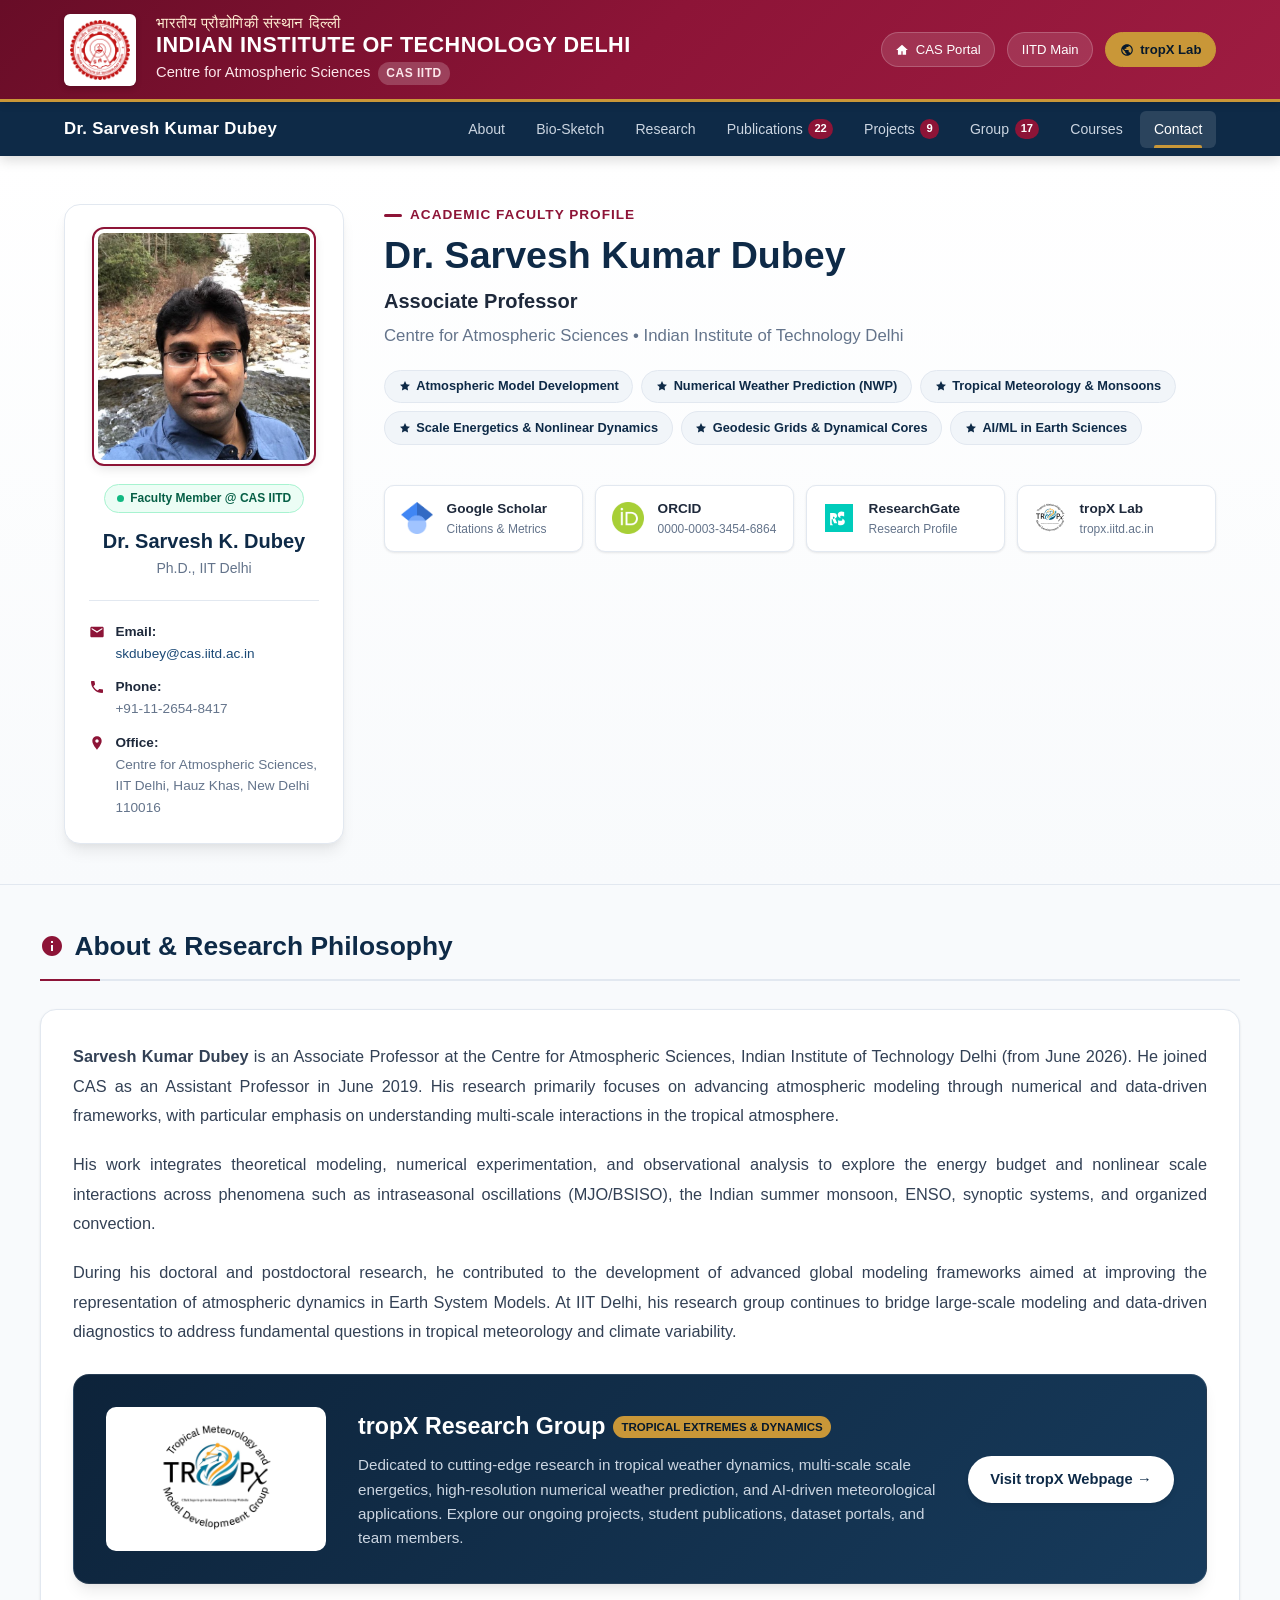
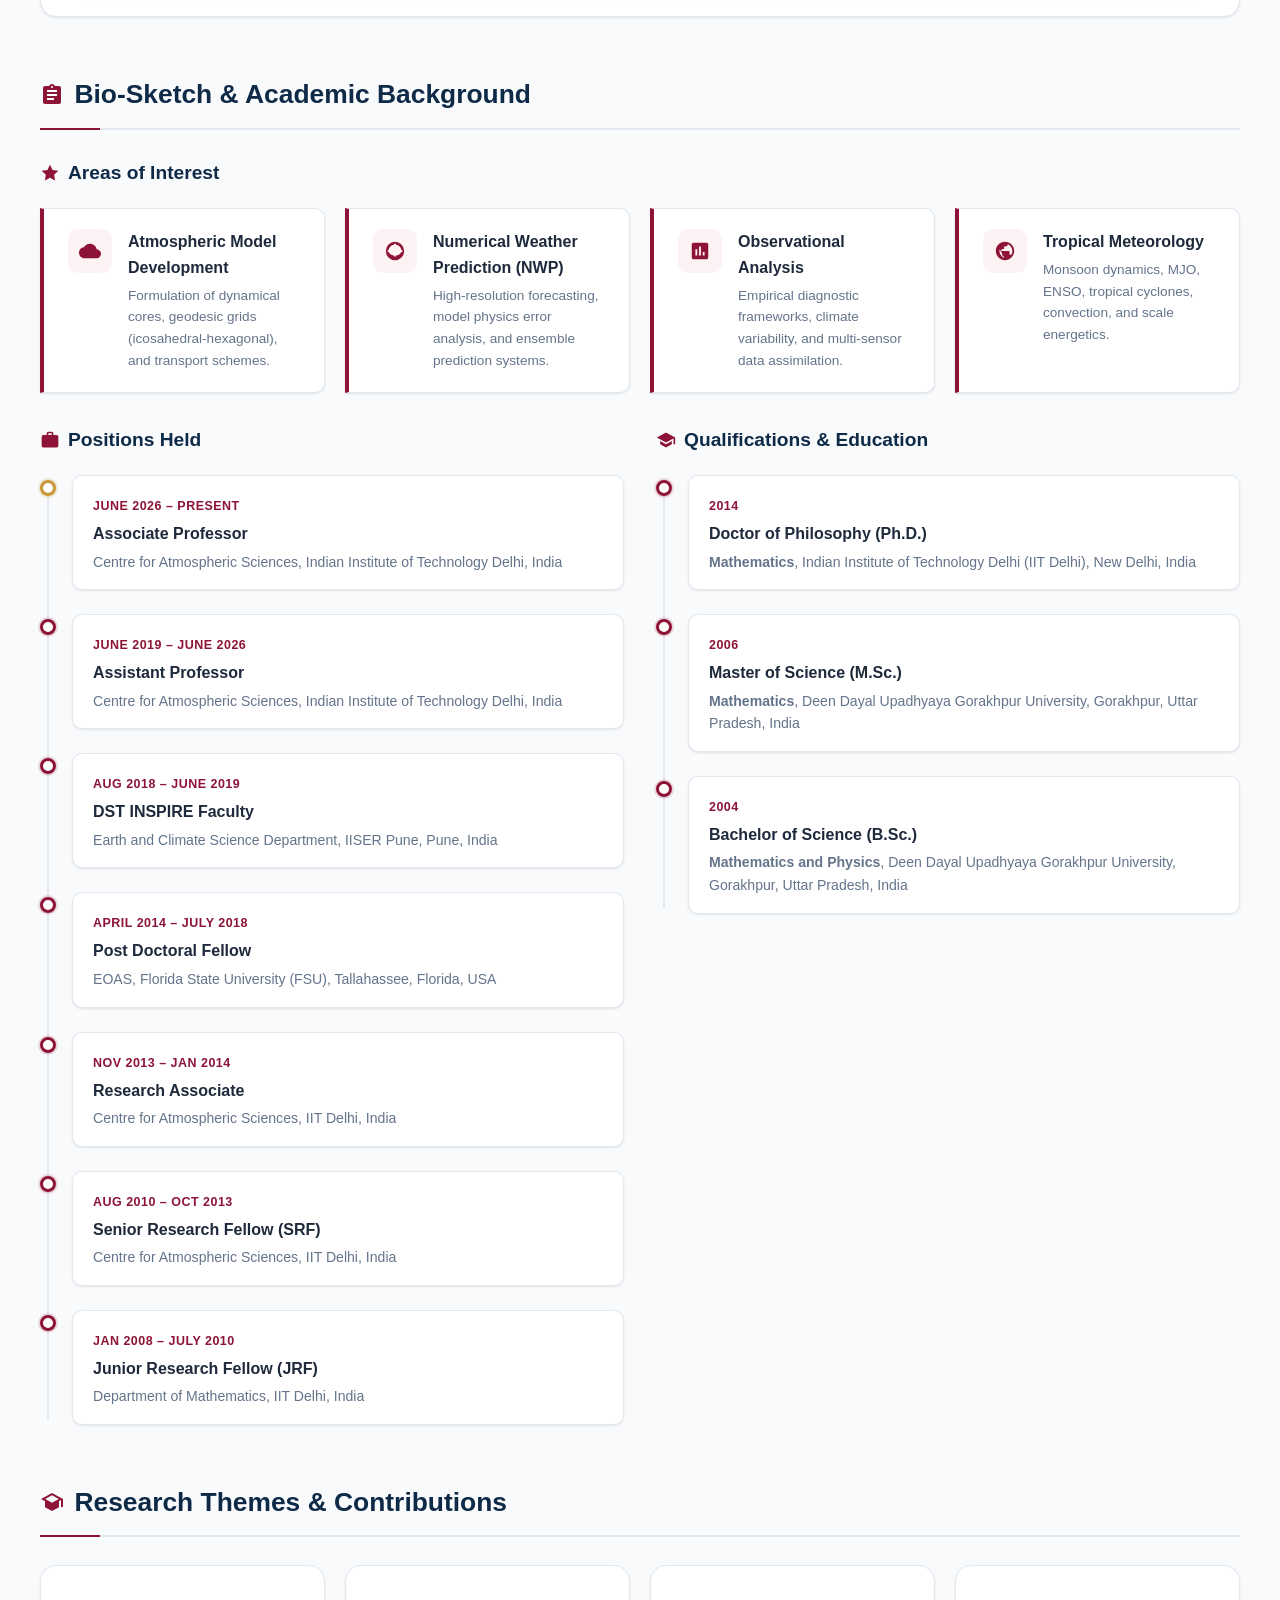
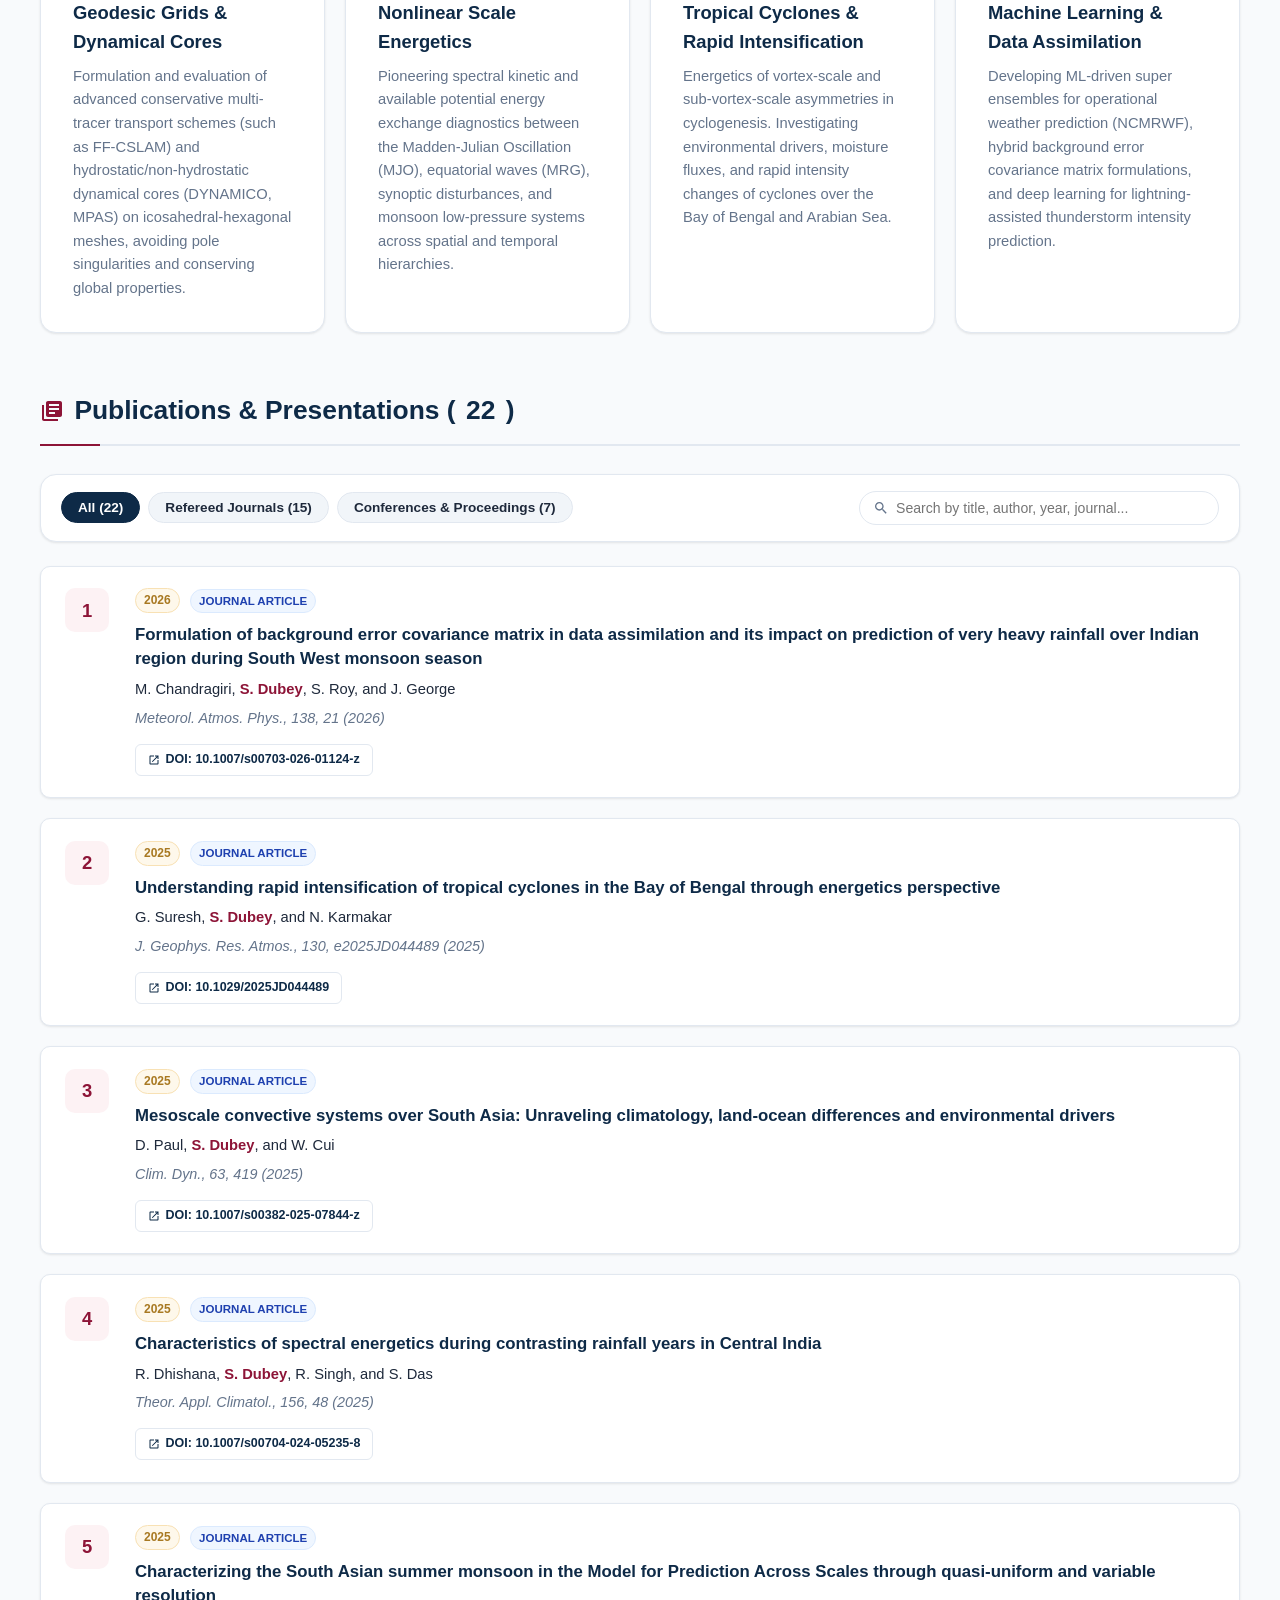
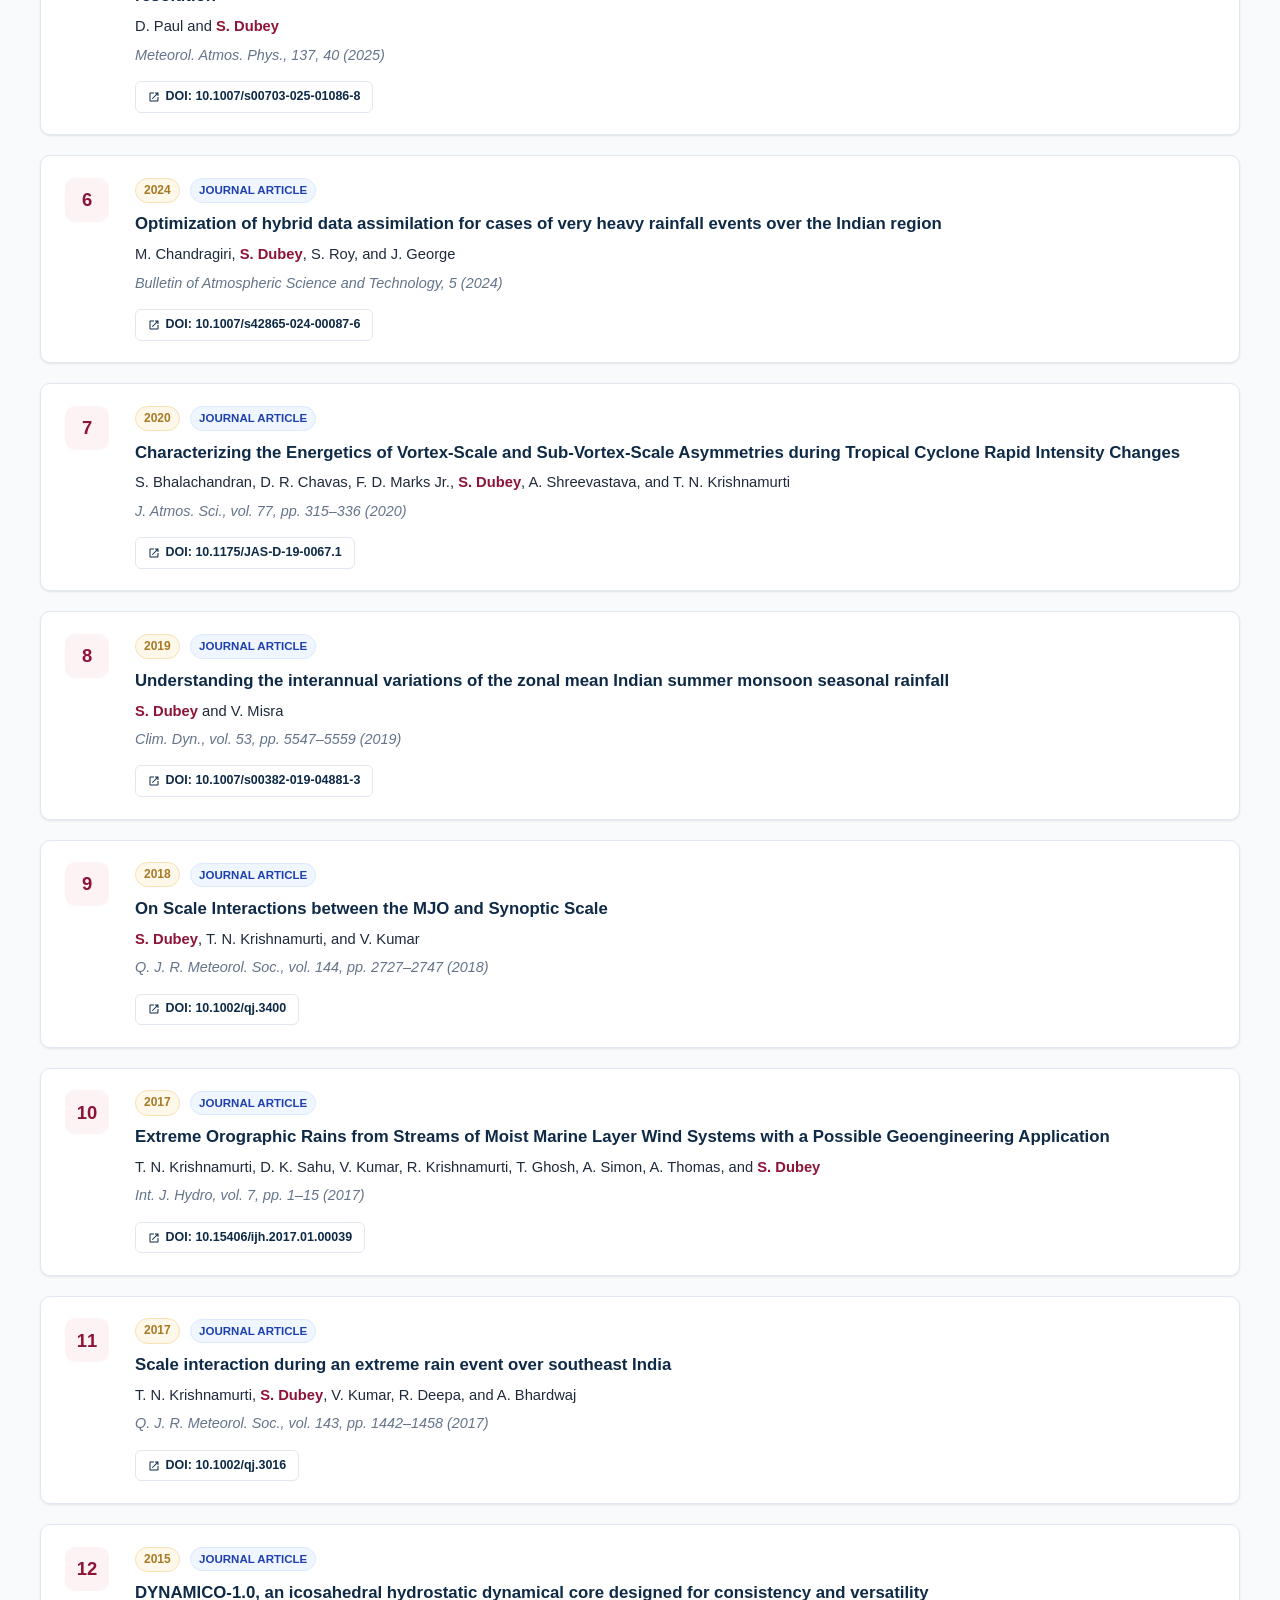
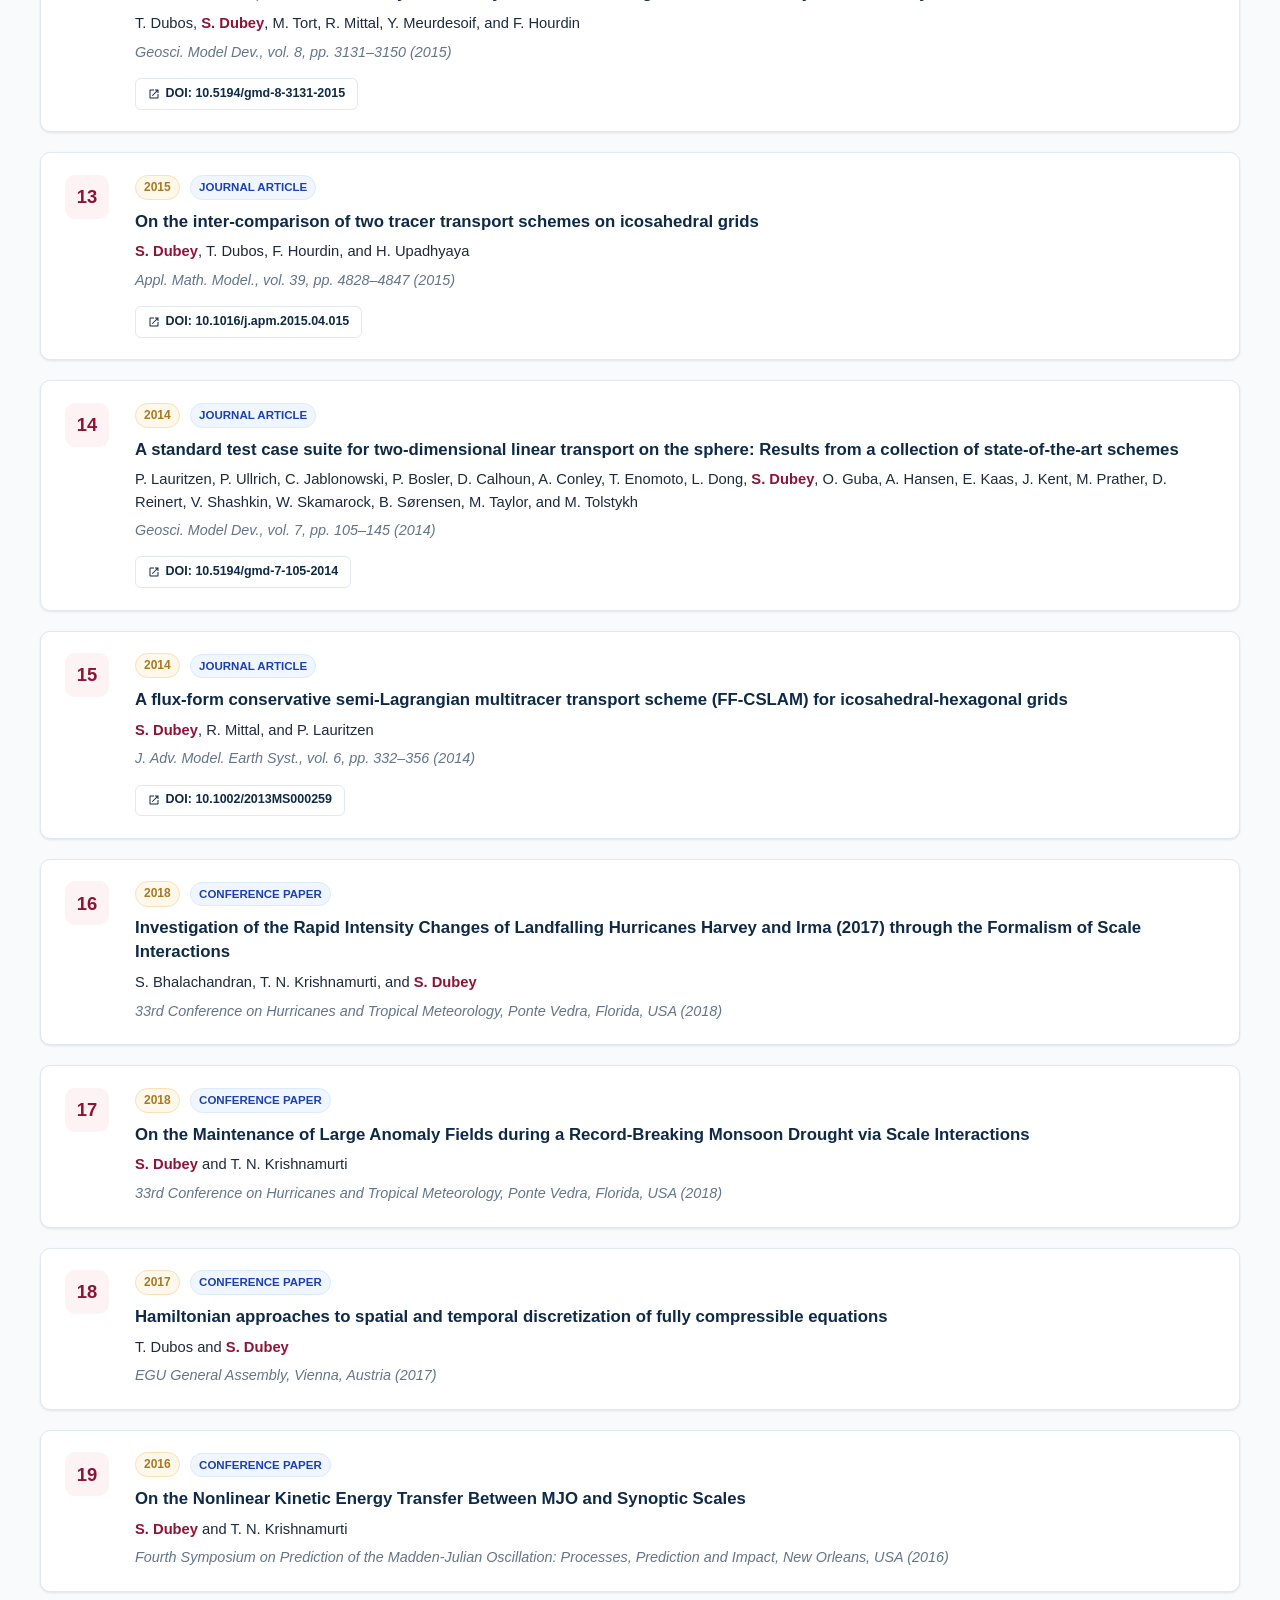
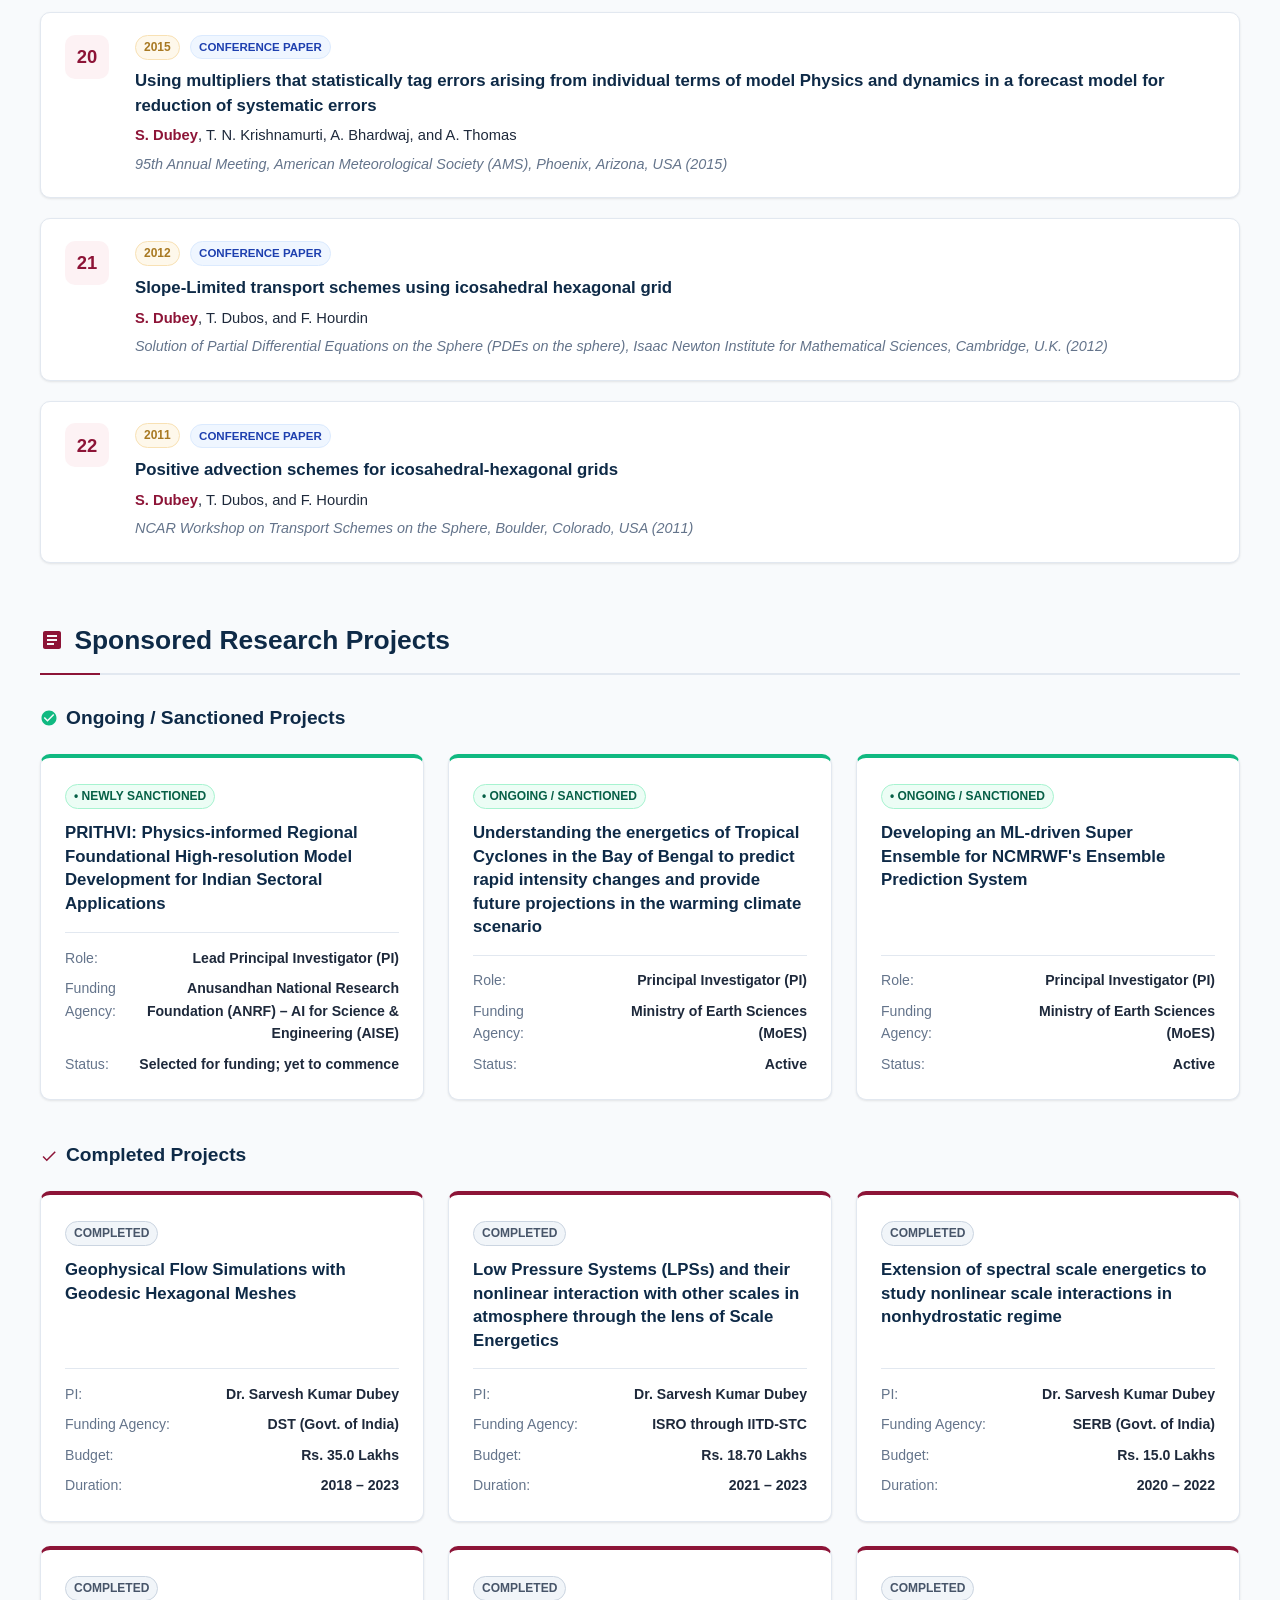
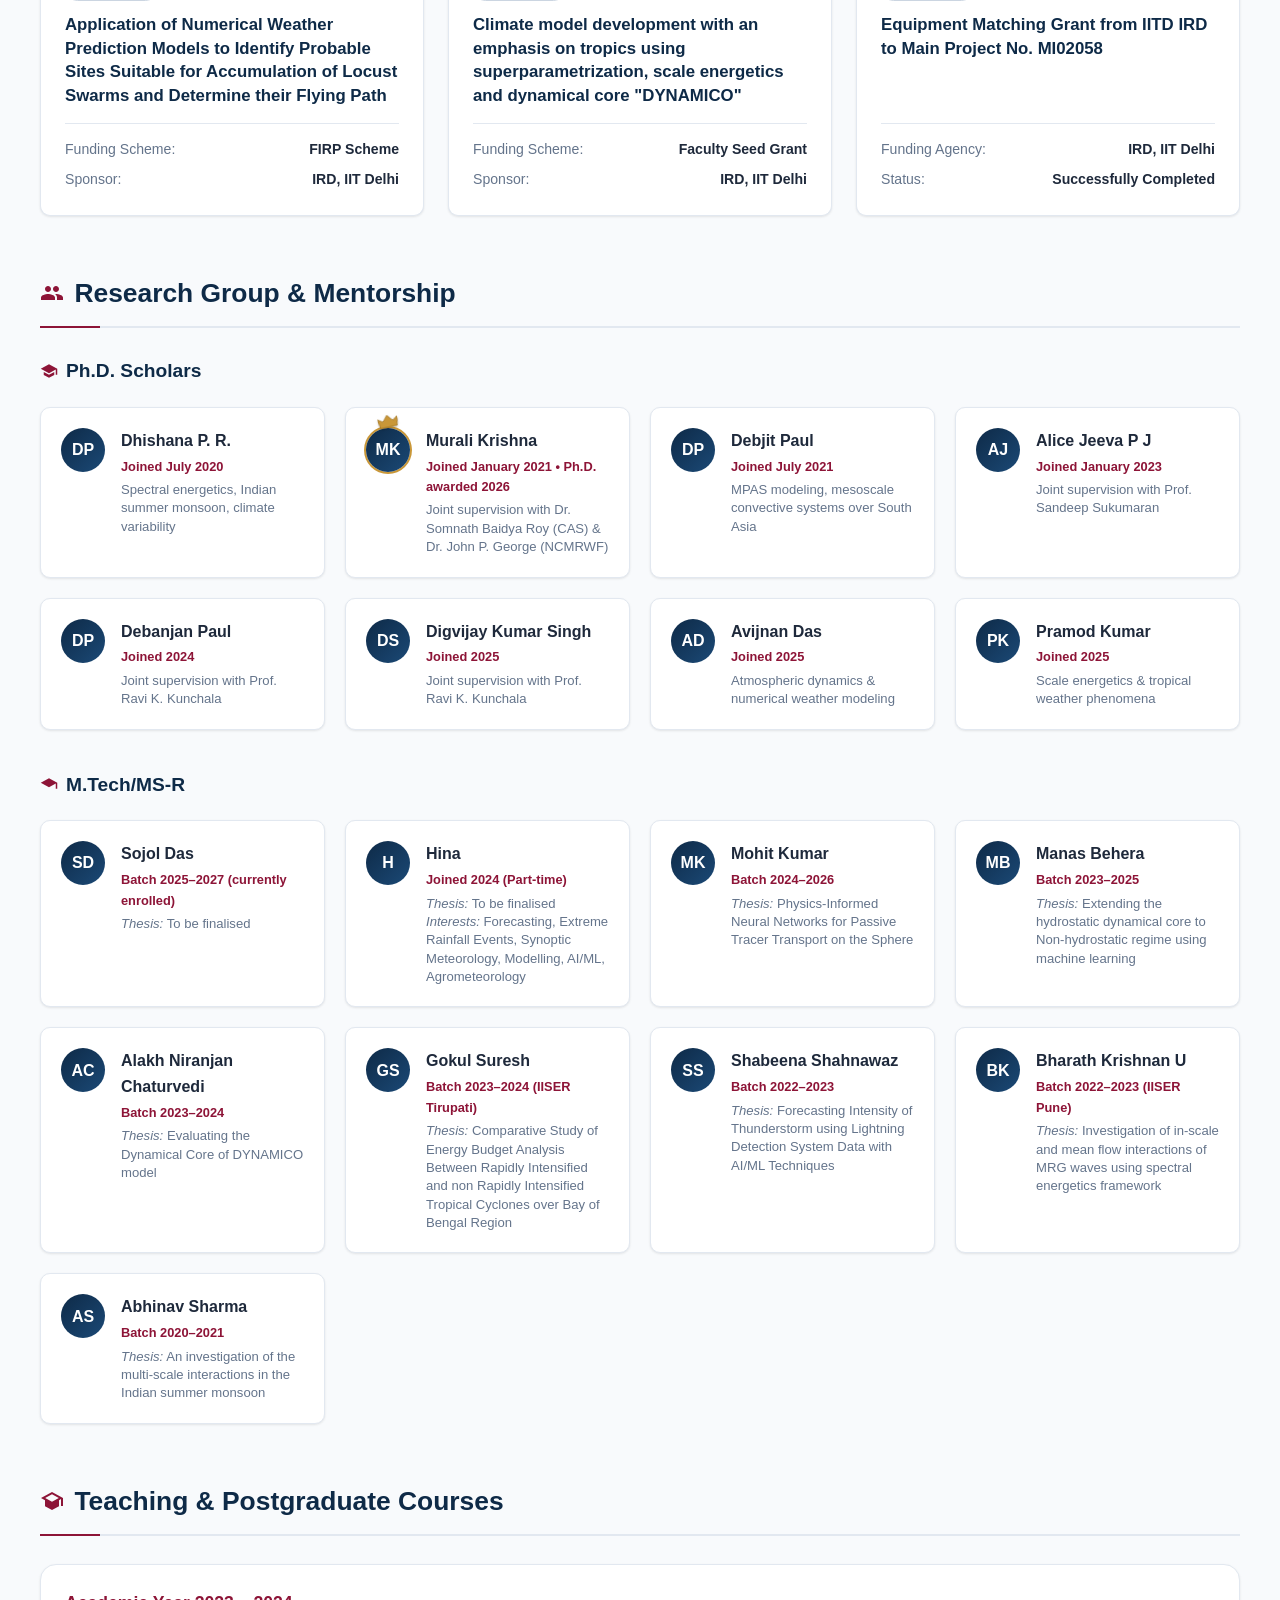
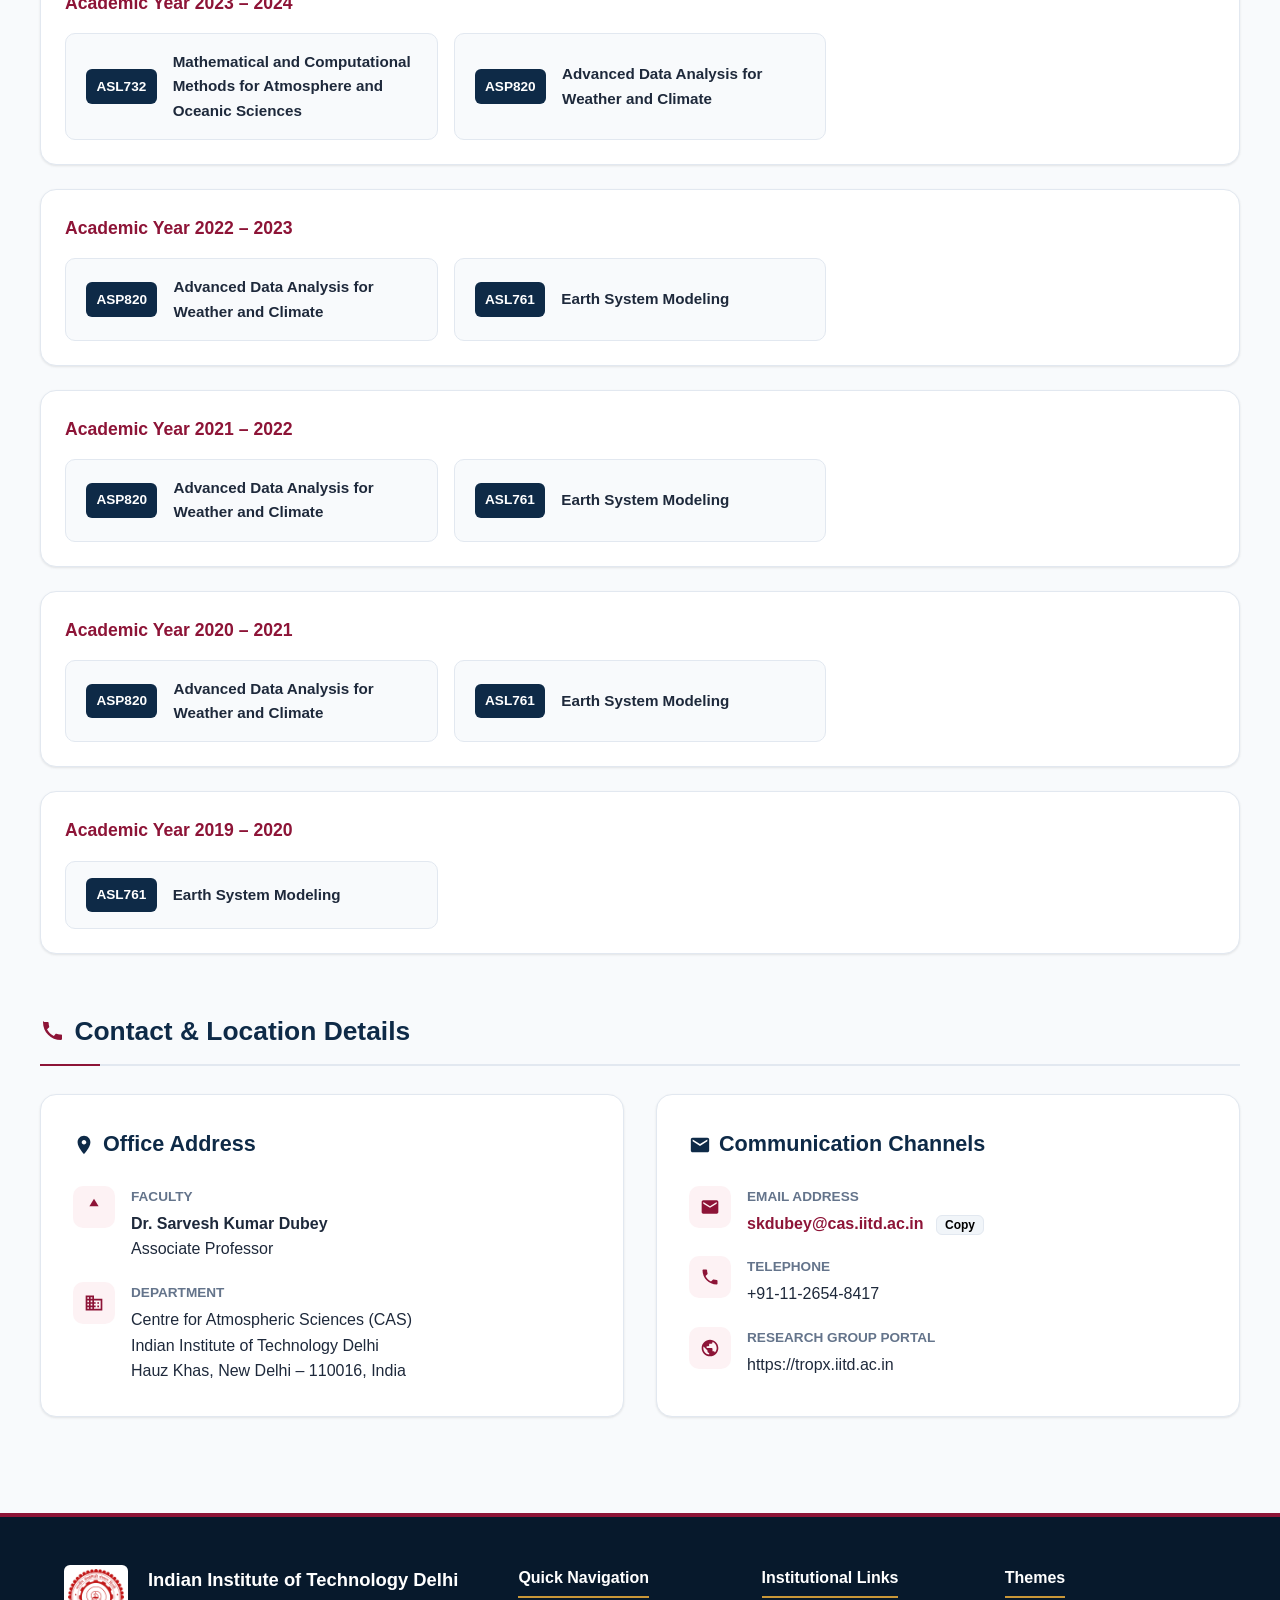
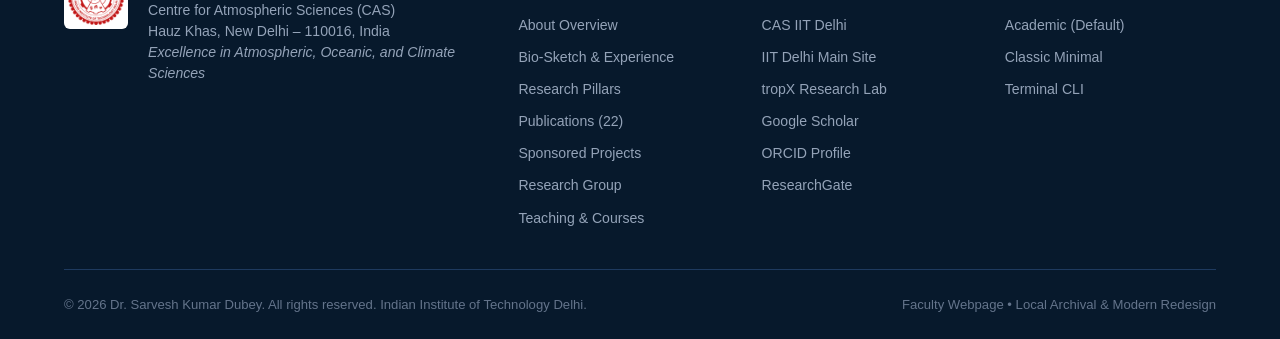
<file: index.html>
<!DOCTYPE html>
<html lang="en">
<head>
  <meta charset="UTF-8">
  <meta name="viewport" content="width=device-width, initial-scale=1.0">
  <title>Dr. Sarvesh Kumar Dubey | Centre for Atmospheric Sciences, IIT Delhi</title>
  <meta name="description" content="Faculty Website of Dr. Sarvesh Kumar Dubey, Associate Professor at the Centre for Atmospheric Sciences, Indian Institute of Technology Delhi. Research in Atmospheric Modeling, NWP, and Multiscale Scale Energetics.">
  <link rel="stylesheet" href="assets/css/style.css">
  <link rel="shortcut icon" href="assets/images/iitd_logo_red.png" type="image/png">
</head>
<body>

  <!-- ========================================================================
       TOP INSTITUTIONAL BANNER (IIT DELHI BRANDING)
       ======================================================================== -->
  <header class="iitd-topbar">
    <div class="container iitd-topbar-content">
      <div class="iitd-brand-group">
        <a href="https://home.iitd.ac.in" target="_blank" rel="noopener noreferrer" class="iitd-logo-badge" title="IIT Delhi Official Website">
          <img src="assets/images/iitd_logo_red.png" alt="IIT Delhi Crest Logo">
        </a>
        <div class="iitd-titles">
          <span class="iitd-hindi-name">भारतीय प्रौद्योगिकी संस्थान दिल्ली</span>
          <span class="iitd-english-name">Indian Institute of Technology Delhi</span>
          <span class="iitd-dept-name">
            Centre for Atmospheric Sciences
            <span class="badge">CAS IITD</span>
          </span>
        </div>
      </div>

      <div class="iitd-topbar-links">
        <a href="https://cas.iitd.ac.in" target="_blank" rel="noopener noreferrer" class="top-pill-link">
          <svg width="14" height="14" fill="currentColor" viewBox="0 0 24 24"><path d="M12 3L2 12h3v8h6v-6h2v6h6v-8h3L12 3z"/></svg>
          CAS Portal
        </a>
        <a href="https://home.iitd.ac.in" target="_blank" rel="noopener noreferrer" class="top-pill-link">
          IITD Main
        </a>
        <a href="https://tropx.iitd.ac.in" target="_blank" rel="noopener noreferrer" class="top-pill-link highlight">
          <svg width="14" height="14" fill="currentColor" viewBox="0 0 24 24"><path d="M12 2C6.48 2 2 6.48 2 12s4.48 10 10 10 10-4.48 10-10S17.52 2 12 2zm-1 17.93c-3.95-.49-7-3.85-7-7.93 0-.62.08-1.21.21-1.79L9 15v1c0 1.1.9 2 2 2v1.93zm6.9-2.54c-.26-.81-1-1.39-1.9-1.39h-1v-3c0-.55-.45-1-1-1H8v-2h2c.55 0 1-.45 1-1V7h2c1.1 0 2-.9 2-2v-.41c2.93 1.19 5 4.06 5 7.41 0 2.08-.8 3.97-2.1 5.39z"/></svg>
          tropX Lab
        </a>
      </div>
    </div>
  </header>

  <!-- ========================================================================
       STICKY FACULTY NAVIGATION BAR
       ======================================================================== -->
  <nav class="main-nav-wrapper">
    <div class="container main-nav">
      <a href="#about" class="nav-faculty-name">
        Dr. Sarvesh Kumar Dubey
      </a>

      <button class="mobile-menu-btn" id="mobileMenuBtn" aria-label="Toggle Navigation Menu">
        &#9776;
      </button>

      <ul class="nav-menu" id="navMenu">
        <li class="nav-item"><a href="#about" class="nav-link active">About</a></li>
        <li class="nav-item"><a href="#biosketch" class="nav-link">Bio-Sketch</a></li>
        <li class="nav-item"><a href="#research" class="nav-link">Research</a></li>
        <li class="nav-item"><a href="#publications" class="nav-link">Publications <span class="badge-count">22</span></a></li>
        <li class="nav-item"><a href="#projects" class="nav-link">Projects <span class="badge-count">9</span></a></li>
        <li class="nav-item"><a href="#students" class="nav-link">Group <span class="badge-count">17</span></a></li>
        <li class="nav-item"><a href="#courses" class="nav-link">Courses</a></li>
        <li class="nav-item"><a href="#contact" class="nav-link">Contact</a></li>
      </ul>
    </div>
  </nav>

  <!-- ========================================================================
       HERO / PROFILE OVERVIEW SECTION
       ======================================================================== -->
  <section class="hero-section" id="hero">
    <div class="container">
      <div class="profile-grid">
        
        <!-- Left Profile Card -->
        <aside class="profile-card">
          <div class="photo-container">
            <img src="assets/images/myphoto.jpeg" alt="Dr. Sarvesh Kumar Dubey">
          </div>
          
          <div class="profile-status-badge">Faculty Member @ CAS IITD</div>
          
          <h2 style="font-size: 1.25rem; font-weight: 700; color: var(--iitd-navy);">Dr. Sarvesh K. Dubey</h2>
          <p style="font-size: 0.88rem; color: var(--text-muted); margin-bottom: 0.5rem;">Ph.D., IIT Delhi</p>

          <ul class="quick-contact-list">
            <li class="quick-contact-item">
              <svg width="16" height="16" fill="currentColor" viewBox="0 0 24 24"><path d="M20 4H4c-1.1 0-1.99.9-1.99 2L2 18c0 1.1.9 2 2 2h16c1.1 0 2-.9 2-2V6c0-1.1-.9-2-2-2zm0 4l-8 5-8-5V6l8 5 8-5v2z"/></svg>
              <div>
                <strong>Email:</strong><br>
                <a href="mailto:skdubey@cas.iitd.ac.in">skdubey@cas.iitd.ac.in</a>
              </div>
            </li>
            <li class="quick-contact-item">
              <svg width="16" height="16" fill="currentColor" viewBox="0 0 24 24"><path d="M6.62 10.79c1.44 2.83 3.76 5.14 6.59 6.59l2.2-2.2c.27-.27.67-.36 1.02-.24 1.12.37 2.33.57 3.57.57.55 0 1 .45 1 1V20c0 .55-.45 1-1 1-9.39 0-17-7.61-17-17 0-.55.45-1 1-1h3.5c.55 0 1 .45 1 1 0 1.25.2 2.45.57 3.57.11.35.03.74-.25 1.02l-2.2 2.2z"/></svg>
              <div>
                <strong>Phone:</strong><br>
                <span>+91-11-2654-8417</span>
              </div>
            </li>
            <li class="quick-contact-item">
              <svg width="16" height="16" fill="currentColor" viewBox="0 0 24 24"><path d="M12 2C8.13 2 5 5.13 5 9c0 5.25 7 13 7 13s7-7.75 7-13c0-3.87-3.13-7-7-7zm0 9.5c-1.38 0-2.5-1.12-2.5-2.5s1.12-2.5 2.5-2.5 2.5 1.12 2.5 2.5-1.12 2.5-2.5 2.5z"/></svg>
              <div>
                <strong>Office:</strong><br>
                <span>Centre for Atmospheric Sciences, IIT Delhi, Hauz Khas, New Delhi 110016</span>
              </div>
            </li>
          </ul>
        </aside>

        <!-- Right Hero Information -->
        <div class="profile-hero-content">
          <span class="faculty-title-tag">Academic Faculty Profile</span>
          <h1 class="faculty-main-heading">Dr. Sarvesh Kumar Dubey</h1>
          
          <div class="faculty-designation">
            Associate Professor
          </div>
          <div class="faculty-affiliation">
            Centre for Atmospheric Sciences &bull; Indian Institute of Technology Delhi
          </div>

          <!-- Research Focus Tags -->
          <div class="faculty-research-tags">
            <span class="research-tag">
              <svg width="12" height="12" fill="currentColor" viewBox="0 0 24 24"><path d="M12 2l3.09 6.26L22 9.27l-5 4.87 1.18 6.88L12 17.77l-6.18 3.25L7 14.14 2 9.27l6.91-1.01L12 2z"/></svg>
              Atmospheric Model Development
            </span>
            <span class="research-tag">
              <svg width="12" height="12" fill="currentColor" viewBox="0 0 24 24"><path d="M12 2l3.09 6.26L22 9.27l-5 4.87 1.18 6.88L12 17.77l-6.18 3.25L7 14.14 2 9.27l6.91-1.01L12 2z"/></svg>
              Numerical Weather Prediction (NWP)
            </span>
            <span class="research-tag">
              <svg width="12" height="12" fill="currentColor" viewBox="0 0 24 24"><path d="M12 2l3.09 6.26L22 9.27l-5 4.87 1.18 6.88L12 17.77l-6.18 3.25L7 14.14 2 9.27l6.91-1.01L12 2z"/></svg>
              Tropical Meteorology & Monsoons
            </span>
            <span class="research-tag">
              <svg width="12" height="12" fill="currentColor" viewBox="0 0 24 24"><path d="M12 2l3.09 6.26L22 9.27l-5 4.87 1.18 6.88L12 17.77l-6.18 3.25L7 14.14 2 9.27l6.91-1.01L12 2z"/></svg>
              Scale Energetics & Nonlinear Dynamics
            </span>
            <span class="research-tag">
              <svg width="12" height="12" fill="currentColor" viewBox="0 0 24 24"><path d="M12 2l3.09 6.26L22 9.27l-5 4.87 1.18 6.88L12 17.77l-6.18 3.25L7 14.14 2 9.27l6.91-1.01L12 2z"/></svg>
              Geodesic Grids & Dynamical Cores
            </span>
            <span class="research-tag">
              <svg width="12" height="12" fill="currentColor" viewBox="0 0 24 24"><path d="M12 2l3.09 6.26L22 9.27l-5 4.87 1.18 6.88L12 17.77l-6.18 3.25L7 14.14 2 9.27l6.91-1.01L12 2z"/></svg>
              AI/ML in Earth Sciences
            </span>
          </div>

          <!-- Scholarly Profile Badges -->
          <div class="scholar-badges">
            <a href="https://scholar.google.co.in/citations?user=Z5Tkv24AAAAJ&hl=en&oi=sra" target="_blank" rel="noopener noreferrer" class="scholar-badge-card">
              <img src="assets/images/GScholar.png" alt="Google Scholar Logo">
              <div class="scholar-badge-info">
                <span class="scholar-badge-name">Google Scholar</span>
                <span class="scholar-badge-sub">Citations & Metrics</span>
              </div>
            </a>

            <a href="https://orcid.org/0000-0003-3454-6864" target="_blank" rel="noopener noreferrer" class="scholar-badge-card">
              <img src="assets/images/ID.png" alt="ORCID Logo">
              <div class="scholar-badge-info">
                <span class="scholar-badge-name">ORCID</span>
                <span class="scholar-badge-sub">0000-0003-3454-6864</span>
              </div>
            </a>

            <a href="https://www.researchgate.net/profile/Sarvesh_Dubey2" target="_blank" rel="noopener noreferrer" class="scholar-badge-card">
              <img src="assets/images/researchgate.svg" alt="ResearchGate Logo">
              <div class="scholar-badge-info">
                <span class="scholar-badge-name">ResearchGate</span>
                <span class="scholar-badge-sub">Research Profile</span>
              </div>
            </a>

            <a href="https://tropx.iitd.ac.in" target="_blank" rel="noopener noreferrer" class="scholar-badge-card">
              <img src="assets/images/TropXLogo.jpg" alt="tropX Logo" style="border-radius: 4px;">
              <div class="scholar-badge-info">
                <span class="scholar-badge-name">tropX Lab</span>
                <span class="scholar-badge-sub">tropx.iitd.ac.in</span>
              </div>
            </a>
          </div>

        </div>

      </div>
    </div>
  </section>

  <!-- ========================================================================
       MAIN CONTENT CONTAINER
       ======================================================================== -->
  <main class="main-content container">

    <!-- 1. ABOUT & LAB SECTION -->
    <section class="section-wrapper" id="about">
      <div class="section-header">
        <h2 class="section-title">
          <svg width="24" height="24" fill="currentColor" viewBox="0 0 24 24"><path d="M12 2C6.48 2 2 6.48 2 12s4.48 10 10 10 10-4.48 10-10S17.52 2 12 2zm1 15h-2v-6h2v6zm0-8h-2V7h2v2z"/></svg>
          About & Research Philosophy
        </h2>
      </div>

      <div class="content-card">
        <div class="prose-text">
          <p>
            <strong>Sarvesh Kumar Dubey</strong> is an Associate Professor at the Centre for Atmospheric Sciences, Indian Institute of Technology Delhi (from June 2026). He joined CAS as an Assistant Professor in June 2019. His research primarily focuses on advancing atmospheric modeling through numerical and data-driven frameworks, with particular emphasis on understanding multi-scale interactions in the tropical atmosphere.
          </p>
          <p>
            His work integrates theoretical modeling, numerical experimentation, and observational analysis to explore the energy budget and nonlinear scale interactions across phenomena such as intraseasonal oscillations (MJO/BSISO), the Indian summer monsoon, ENSO, synoptic systems, and organized convection.
          </p>
          <p>
            During his doctoral and postdoctoral research, he contributed to the development of advanced global modeling frameworks aimed at improving the representation of atmospheric dynamics in Earth System Models. At IIT Delhi, his research group continues to bridge large-scale modeling and data-driven diagnostics to address fundamental questions in tropical meteorology and climate variability.
          </p>
        </div>

        <!-- tropX Group Spotlight Banner -->
        <div class="tropx-banner-card">
          <div class="tropx-logo-box">
            <img src="assets/images/TropXLogo.jpg" alt="tropX Research Group Logo">
          </div>
          <div class="tropx-content">
            <h3>tropX Research Group <span class="tag">Tropical Extremes & Dynamics</span></h3>
            <p>
              Dedicated to cutting-edge research in tropical weather dynamics, multi-scale scale energetics, high-resolution numerical weather prediction, and AI-driven meteorological applications. Explore our ongoing projects, student publications, dataset portals, and team members.
            </p>
          </div>
          <div>
            <a href="https://tropx.iitd.ac.in" target="_blank" rel="noopener noreferrer" class="btn-tropx">
              Visit tropX Webpage &rarr;
            </a>
          </div>
        </div>
      </div>
    </section>

    <!-- 2. BIOSKETCH SECTION -->
    <section class="section-wrapper" id="biosketch">
      <div class="section-header">
        <h2 class="section-title">
          <svg width="24" height="24" fill="currentColor" viewBox="0 0 24 24"><path d="M19 3h-4.18C14.4 1.84 13.3 1 12 1c-1.3 0-2.4.84-2.82 2H5c-1.1 0-2 .9-2 2v14c0 1.1.9 2 2 2h14c1.1 0 2-.9 2-2V5c0-1.1-.9-2-2-2zm-7 0c.55 0 1 .45 1 1s-.45 1-1 1-1-.45-1-1 .45-1 1-1zm2 14H7v-2h7v2zm3-4H7v-2h10v2zm0-4H7V7h10v2z"/></svg>
          Bio-Sketch & Academic Background
        </h2>
      </div>

      <!-- Core Areas of Interest -->
      <h3 class="subsection-title">
        <svg width="20" height="20" fill="currentColor" viewBox="0 0 24 24"><path d="M12 2l3.09 6.26L22 9.27l-5 4.87 1.18 6.88L12 17.77l-6.18 3.25L7 14.14 2 9.27l6.91-1.01L12 2z"/></svg>
        Areas of Interest
      </h3>
      <div class="interest-grid">
        <div class="interest-card">
          <div class="interest-icon">
            <svg width="22" height="22" fill="currentColor" viewBox="0 0 24 24"><path d="M19.35 10.04C18.67 6.59 15.64 4 12 4 9.11 4 6.6 5.64 5.35 8.04 2.34 8.36 0 10.91 0 14c0 3.31 2.69 6 6 6h13c2.76 0 5-2.24 5-5 0-2.64-2.05-4.78-4.65-4.96z"/></svg>
          </div>
          <div>
            <h4>Atmospheric Model Development</h4>
            <p>Formulation of dynamical cores, geodesic grids (icosahedral-hexagonal), and transport schemes.</p>
          </div>
        </div>

        <div class="interest-card">
          <div class="interest-icon">
            <svg width="22" height="22" fill="currentColor" viewBox="0 0 24 24"><path d="M12 2a10 10 0 100 20 10 10 0 000-20zm1 14.93V18h-2v-1.07A7.002 7.002 0 015.07 13H4v-2h1.07A7.002 7.002 0 0111 5.07V4h2v1.07A7.002 7.002 0 0118.93 11H20v2h-1.07A7.002 7.002 0 0113 16.93z"/></svg>
          </div>
          <div>
            <h4>Numerical Weather Prediction (NWP)</h4>
            <p>High-resolution forecasting, model physics error analysis, and ensemble prediction systems.</p>
          </div>
        </div>

        <div class="interest-card">
          <div class="interest-icon">
            <svg width="22" height="22" fill="currentColor" viewBox="0 0 24 24"><path d="M19 3H5c-1.1 0-2 .9-2 2v14c0 1.1.9 2 2 2h14c1.1 0 2-.9 2-2V5c0-1.1-.9-2-2-2zM9 17H7v-7h2v7zm4 0h-2V7h2v10zm4 0h-2v-4h2v4z"/></svg>
          </div>
          <div>
            <h4>Observational Analysis</h4>
            <p>Empirical diagnostic frameworks, climate variability, and multi-sensor data assimilation.</p>
          </div>
        </div>

        <div class="interest-card">
          <div class="interest-icon">
            <svg width="22" height="22" fill="currentColor" viewBox="0 0 24 24"><path d="M12 2C6.48 2 2 6.48 2 12s4.48 10 10 10 10-4.48 10-10S17.52 2 12 2zm1 17.93c-3.95-.49-7-3.85-7-7.93 0-.62.08-1.21.21-1.79L9 15v1c0 1.1.9 2 2 2v1.93zm6.9-2.54c-.26-.81-1-1.39-1.9-1.39h-1v-3c0-.55-.45-1-1-1H8v-2h2c.55 0 1-.45 1-1V7h2c1.1 0 2-.9 2-2v-.41c2.93 1.19 5 4.06 5 7.41 0 2.08-.8 3.97-2.1 5.39z"/></svg>
          </div>
          <div>
            <h4>Tropical Meteorology</h4>
            <p>Monsoon dynamics, MJO, ENSO, tropical cyclones, convection, and scale energetics.</p>
          </div>
        </div>
      </div>

      <!-- Experience & Qualifications Grid -->
      <div class="grid-2col">
        <!-- Positions Held Timeline -->
        <div>
          <h3 class="subsection-title">
            <svg width="20" height="20" fill="currentColor" viewBox="0 0 24 24"><path d="M20 6h-4V4c0-1.11-.89-2-2-2h-4c-1.11 0-2 .89-2 2v2H4c-1.11 0-1.99.89-1.99 2L2 19c0 1.11.89 2 2 2h16c1.11 0 2-.89 2-2V8c0-1.11-.89-2-2-2zm-6 0h-4V4h4v2z"/></svg>
            Positions Held
          </h3>
          <div class="timeline">
            
            <div class="timeline-item">
              <div class="timeline-dot gold"></div>
              <div class="timeline-content">
                <span class="timeline-period">June 2026 – Present</span>
                <h4 class="timeline-role">Associate Professor</h4>
                <p class="timeline-place">Centre for Atmospheric Sciences, Indian Institute of Technology Delhi, India</p>
              </div>
            </div>

            <div class="timeline-item">
              <div class="timeline-dot"></div>
              <div class="timeline-content">
                <span class="timeline-period">June 2019 – June 2026</span>
                <h4 class="timeline-role">Assistant Professor</h4>
                <p class="timeline-place">Centre for Atmospheric Sciences, Indian Institute of Technology Delhi, India</p>
              </div>
            </div>

            <div class="timeline-item">
              <div class="timeline-dot"></div>
              <div class="timeline-content">
                <span class="timeline-period">Aug 2018 – June 2019</span>
                <h4 class="timeline-role">DST INSPIRE Faculty</h4>
                <p class="timeline-place">Earth and Climate Science Department, IISER Pune, Pune, India</p>
              </div>
            </div>

            <div class="timeline-item">
              <div class="timeline-dot"></div>
              <div class="timeline-content">
                <span class="timeline-period">April 2014 – July 2018</span>
                <h4 class="timeline-role">Post Doctoral Fellow</h4>
                <p class="timeline-place">EOAS, Florida State University (FSU), Tallahassee, Florida, USA</p>
              </div>
            </div>

            <div class="timeline-item">
              <div class="timeline-dot"></div>
              <div class="timeline-content">
                <span class="timeline-period">Nov 2013 – Jan 2014</span>
                <h4 class="timeline-role">Research Associate</h4>
                <p class="timeline-place">Centre for Atmospheric Sciences, IIT Delhi, India</p>
              </div>
            </div>

            <div class="timeline-item">
              <div class="timeline-dot"></div>
              <div class="timeline-content">
                <span class="timeline-period">Aug 2010 – Oct 2013</span>
                <h4 class="timeline-role">Senior Research Fellow (SRF)</h4>
                <p class="timeline-place">Centre for Atmospheric Sciences, IIT Delhi, India</p>
              </div>
            </div>

            <div class="timeline-item">
              <div class="timeline-dot"></div>
              <div class="timeline-content">
                <span class="timeline-period">Jan 2008 – July 2010</span>
                <h4 class="timeline-role">Junior Research Fellow (JRF)</h4>
                <p class="timeline-place">Department of Mathematics, IIT Delhi, India</p>
              </div>
            </div>

          </div>
        </div>

        <!-- Educational Qualifications Timeline -->
        <div>
          <h3 class="subsection-title">
            <svg width="20" height="20" fill="currentColor" viewBox="0 0 24 24"><path d="M5 13.18v4L12 21l7-3.82v-4L12 17l-7-3.82zM12 3L1 9l11 6 9-4.91V17h2V9L12 3z"/></svg>
            Qualifications & Education
          </h3>
          <div class="timeline">
            
            <div class="timeline-item">
              <div class="timeline-dot"></div>
              <div class="timeline-content">
                <span class="timeline-period">2014</span>
                <h4 class="timeline-role">Doctor of Philosophy (Ph.D.)</h4>
                <p class="timeline-place"><strong>Mathematics</strong>, Indian Institute of Technology Delhi (IIT Delhi), New Delhi, India</p>
              </div>
            </div>

            <div class="timeline-item">
              <div class="timeline-dot"></div>
              <div class="timeline-content">
                <span class="timeline-period">2006</span>
                <h4 class="timeline-role">Master of Science (M.Sc.)</h4>
                <p class="timeline-place"><strong>Mathematics</strong>, Deen Dayal Upadhyaya Gorakhpur University, Gorakhpur, Uttar Pradesh, India</p>
              </div>
            </div>

            <div class="timeline-item">
              <div class="timeline-dot"></div>
              <div class="timeline-content">
                <span class="timeline-period">2004</span>
                <h4 class="timeline-role">Bachelor of Science (B.Sc.)</h4>
                <p class="timeline-place"><strong>Mathematics and Physics</strong>, Deen Dayal Upadhyaya Gorakhpur University, Gorakhpur, Uttar Pradesh, India</p>
              </div>
            </div>

          </div>
        </div>
      </div>
    </section>

    <!-- 3. RESEARCH PILLARS SECTION -->
    <section class="section-wrapper" id="research">
      <div class="section-header">
        <h2 class="section-title">
          <svg width="24" height="24" fill="currentColor" viewBox="0 0 24 24"><path d="M12 3L1 9l4 2.18v6L12 21l7-3.82v-6l2-1.09V17h2V9L12 3zm6.82 6L12 12.72 5.18 9 12 5.28 18.82 9z"/></svg>
          Research Themes & Contributions
        </h2>
      </div>

      <div class="interest-grid">
        <div class="content-card" style="margin-bottom: 0;">
          <h4 style="color: var(--iitd-navy); font-size: 1.15rem; margin-bottom: 0.5rem;">Geodesic Grids & Dynamical Cores</h4>
          <p style="font-size: 0.92rem; color: var(--text-muted); line-height: 1.6;">
            Formulation and evaluation of advanced conservative multi-tracer transport schemes (such as FF-CSLAM) and hydrostatic/non-hydrostatic dynamical cores (DYNAMICO, MPAS) on icosahedral-hexagonal meshes, avoiding pole singularities and conserving global properties.
          </p>
        </div>

        <div class="content-card" style="margin-bottom: 0;">
          <h4 style="color: var(--iitd-navy); font-size: 1.15rem; margin-bottom: 0.5rem;">Nonlinear Scale Energetics</h4>
          <p style="font-size: 0.92rem; color: var(--text-muted); line-height: 1.6;">
            Pioneering spectral kinetic and available potential energy exchange diagnostics between the Madden-Julian Oscillation (MJO), equatorial waves (MRG), synoptic disturbances, and monsoon low-pressure systems across spatial and temporal hierarchies.
          </p>
        </div>

        <div class="content-card" style="margin-bottom: 0;">
          <h4 style="color: var(--iitd-navy); font-size: 1.15rem; margin-bottom: 0.5rem;">Tropical Cyclones & Rapid Intensification</h4>
          <p style="font-size: 0.92rem; color: var(--text-muted); line-height: 1.6;">
            Energetics of vortex-scale and sub-vortex-scale asymmetries in cyclogenesis. Investigating environmental drivers, moisture fluxes, and rapid intensity changes of cyclones over the Bay of Bengal and Arabian Sea.
          </p>
        </div>

        <div class="content-card" style="margin-bottom: 0;">
          <h4 style="color: var(--iitd-navy); font-size: 1.15rem; margin-bottom: 0.5rem;">Machine Learning & Data Assimilation</h4>
          <p style="font-size: 0.92rem; color: var(--text-muted); line-height: 1.6;">
            Developing ML-driven super ensembles for operational weather prediction (NCMRWF), hybrid background error covariance matrix formulations, and deep learning for lightning-assisted thunderstorm intensity prediction.
          </p>
        </div>
      </div>
    </section>

    <!-- 4. PUBLICATIONS SECTION (WITH LIVE SEARCH & FILTER) -->
    <section class="section-wrapper" id="publications">
      <div class="section-header">
        <h2 class="section-title">
          <svg width="24" height="24" fill="currentColor" viewBox="0 0 24 24"><path d="M4 6H2v14c0 1.1.9 2 2 2h14v-2H4V6zm16-4H8c-1.1 0-2 .9-2 2v12c0 1.1.9 2 2 2h12c1.1 0 2-.9 2-2V4c0-1.1-.9-2-2-2zm-1 9H9V9h10v2zm-4 4H9v-2h6v2zm4-8H9V5h10v2z"/></svg>
          Publications & Presentations (<span id="pubVisibleCount">22</span>)
        </h2>
      </div>

      <!-- Publication Filter & Search Toolbar -->
      <div class="pub-toolbar">
        <div class="pub-filters">
          <button class="pub-filter-btn active" data-filter="all">All (22)</button>
          <button class="pub-filter-btn" data-filter="journal">Refereed Journals (15)</button>
          <button class="pub-filter-btn" data-filter="conference">Conferences & Proceedings (7)</button>
        </div>

        <div class="pub-search-box">
          <svg fill="currentColor" viewBox="0 0 24 24"><path d="M15.5 14h-.79l-.28-.27C15.41 12.59 16 11.11 16 9.5 16 5.91 13.09 3 9.5 3S3 5.91 3 9.5 5.91 16 9.5 16c1.61 0 3.09-.59 4.23-1.57l.27.28v.79l5 4.99L20.49 19l-4.99-5zm-6 0C7.01 14 5 11.99 5 9.5S7.01 5 9.5 5 14 7.01 14 9.5 11.99 14 9.5 14z"/></svg>
          <input type="text" id="pubSearchInput" placeholder="Search by title, author, year, journal...">
        </div>
      </div>

      <!-- Publications List -->
      <div class="pub-list" id="pubList">

        <!-- 1 -->
        <article class="pub-card" data-type="journal">
          <div class="pub-index">1</div>
          <div class="pub-body">
            <div class="pub-meta-top">
              <span class="pub-year-badge">2026</span>
              <span class="pub-type-badge">Journal Article</span>
            </div>
            <h3 class="pub-title">Formulation of background error covariance matrix in data assimilation and its impact on prediction of very heavy rainfall over Indian region during South West monsoon season</h3>
            <p class="pub-authors">M. Chandragiri, <strong>S. Dubey</strong>, S. Roy, and J. George</p>
            <p class="pub-venue"><em>Meteorol. Atmos. Phys.</em>, 138, 21 (2026)</p>
            <div class="pub-actions">
              <a href="https://doi.org/10.1007/s00703-026-01124-z" target="_blank" rel="noopener noreferrer" class="pub-link-btn">
                <svg width="12" height="12" fill="currentColor" viewBox="0 0 24 24"><path d="M19 19H5V5h7V3H5c-1.11 0-2 .9-2 2v14c0 1.1.89 2 2 2h14c1.1 0 2-.9 2-2v-7h-2v7zM14 3v2h3.59l-9.83 9.83 1.41 1.41L19 6.41V10h2V3h-7z"/></svg>
                DOI: 10.1007/s00703-026-01124-z
              </a>
            </div>
          </div>
        </article>

        <!-- 2 -->
        <article class="pub-card" data-type="journal">
          <div class="pub-index">2</div>
          <div class="pub-body">
            <div class="pub-meta-top">
              <span class="pub-year-badge">2025</span>
              <span class="pub-type-badge">Journal Article</span>
            </div>
            <h3 class="pub-title">Understanding rapid intensification of tropical cyclones in the Bay of Bengal through energetics perspective</h3>
            <p class="pub-authors">G. Suresh, <strong>S. Dubey</strong>, and N. Karmakar</p>
            <p class="pub-venue"><em>J. Geophys. Res. Atmos.</em>, 130, e2025JD044489 (2025)</p>
            <div class="pub-actions">
              <a href="https://doi.org/10.1029/2025JD044489" target="_blank" rel="noopener noreferrer" class="pub-link-btn">
                <svg width="12" height="12" fill="currentColor" viewBox="0 0 24 24"><path d="M19 19H5V5h7V3H5c-1.11 0-2 .9-2 2v14c0 1.1.89 2 2 2h14c1.1 0 2-.9 2-2v-7h-2v7zM14 3v2h3.59l-9.83 9.83 1.41 1.41L19 6.41V10h2V3h-7z"/></svg>
                DOI: 10.1029/2025JD044489
              </a>
            </div>
          </div>
        </article>

        <!-- 3 -->
        <article class="pub-card" data-type="journal">
          <div class="pub-index">3</div>
          <div class="pub-body">
            <div class="pub-meta-top">
              <span class="pub-year-badge">2025</span>
              <span class="pub-type-badge">Journal Article</span>
            </div>
            <h3 class="pub-title">Mesoscale convective systems over South Asia: Unraveling climatology, land-ocean differences and environmental drivers</h3>
            <p class="pub-authors">D. Paul, <strong>S. Dubey</strong>, and W. Cui</p>
            <p class="pub-venue"><em>Clim. Dyn.</em>, 63, 419 (2025)</p>
            <div class="pub-actions">
              <a href="https://doi.org/10.1007/s00382-025-07844-z" target="_blank" rel="noopener noreferrer" class="pub-link-btn">
                <svg width="12" height="12" fill="currentColor" viewBox="0 0 24 24"><path d="M19 19H5V5h7V3H5c-1.11 0-2 .9-2 2v14c0 1.1.89 2 2 2h14c1.1 0 2-.9 2-2v-7h-2v7zM14 3v2h3.59l-9.83 9.83 1.41 1.41L19 6.41V10h2V3h-7z"/></svg>
                DOI: 10.1007/s00382-025-07844-z
              </a>
            </div>
          </div>
        </article>

        <!-- 4 -->
        <article class="pub-card" data-type="journal">
          <div class="pub-index">4</div>
          <div class="pub-body">
            <div class="pub-meta-top">
              <span class="pub-year-badge">2025</span>
              <span class="pub-type-badge">Journal Article</span>
            </div>
            <h3 class="pub-title">Characteristics of spectral energetics during contrasting rainfall years in Central India</h3>
            <p class="pub-authors">R. Dhishana, <strong>S. Dubey</strong>, R. Singh, and S. Das</p>
            <p class="pub-venue"><em>Theor. Appl. Climatol.</em>, 156, 48 (2025)</p>
            <div class="pub-actions">
              <a href="https://doi.org/10.1007/s00704-024-05235-8" target="_blank" rel="noopener noreferrer" class="pub-link-btn">
                <svg width="12" height="12" fill="currentColor" viewBox="0 0 24 24"><path d="M19 19H5V5h7V3H5c-1.11 0-2 .9-2 2v14c0 1.1.89 2 2 2h14c1.1 0 2-.9 2-2v-7h-2v7zM14 3v2h3.59l-9.83 9.83 1.41 1.41L19 6.41V10h2V3h-7z"/></svg>
                DOI: 10.1007/s00704-024-05235-8
              </a>
            </div>
          </div>
        </article>

        <!-- 5 -->
        <article class="pub-card" data-type="journal">
          <div class="pub-index">5</div>
          <div class="pub-body">
            <div class="pub-meta-top">
              <span class="pub-year-badge">2025</span>
              <span class="pub-type-badge">Journal Article</span>
            </div>
            <h3 class="pub-title">Characterizing the South Asian summer monsoon in the Model for Prediction Across Scales through quasi-uniform and variable resolution</h3>
            <p class="pub-authors">D. Paul and <strong>S. Dubey</strong></p>
            <p class="pub-venue"><em>Meteorol. Atmos. Phys.</em>, 137, 40 (2025)</p>
            <div class="pub-actions">
              <a href="https://doi.org/10.1007/s00703-025-01086-8" target="_blank" rel="noopener noreferrer" class="pub-link-btn">
                <svg width="12" height="12" fill="currentColor" viewBox="0 0 24 24"><path d="M19 19H5V5h7V3H5c-1.11 0-2 .9-2 2v14c0 1.1.89 2 2 2h14c1.1 0 2-.9 2-2v-7h-2v7zM14 3v2h3.59l-9.83 9.83 1.41 1.41L19 6.41V10h2V3h-7z"/></svg>
                DOI: 10.1007/s00703-025-01086-8
              </a>
            </div>
          </div>
        </article>

        <!-- 6 -->
        <article class="pub-card" data-type="journal">
          <div class="pub-index">6</div>
          <div class="pub-body">
            <div class="pub-meta-top">
              <span class="pub-year-badge">2024</span>
              <span class="pub-type-badge">Journal Article</span>
            </div>
            <h3 class="pub-title">Optimization of hybrid data assimilation for cases of very heavy rainfall events over the Indian region</h3>
            <p class="pub-authors">M. Chandragiri, <strong>S. Dubey</strong>, S. Roy, and J. George</p>
            <p class="pub-venue"><em>Bulletin of Atmospheric Science and Technology</em>, 5 (2024)</p>
            <div class="pub-actions">
              <a href="https://doi.org/10.1007/s42865-024-00087-6" target="_blank" rel="noopener noreferrer" class="pub-link-btn">
                <svg width="12" height="12" fill="currentColor" viewBox="0 0 24 24"><path d="M19 19H5V5h7V3H5c-1.11 0-2 .9-2 2v14c0 1.1.89 2 2 2h14c1.1 0 2-.9 2-2v-7h-2v7zM14 3v2h3.59l-9.83 9.83 1.41 1.41L19 6.41V10h2V3h-7z"/></svg>
                DOI: 10.1007/s42865-024-00087-6
              </a>
            </div>
          </div>
        </article>

        <!-- 7 -->
        <article class="pub-card" data-type="journal">
          <div class="pub-index">7</div>
          <div class="pub-body">
            <div class="pub-meta-top">
              <span class="pub-year-badge">2020</span>
              <span class="pub-type-badge">Journal Article</span>
            </div>
            <h3 class="pub-title">Characterizing the Energetics of Vortex-Scale and Sub-Vortex-Scale Asymmetries during Tropical Cyclone Rapid Intensity Changes</h3>
            <p class="pub-authors">S. Bhalachandran, D. R. Chavas, F. D. Marks Jr., <strong>S. Dubey</strong>, A. Shreevastava, and T. N. Krishnamurti</p>
            <p class="pub-venue"><em>J. Atmos. Sci.</em>, vol. 77, pp. 315–336 (2020)</p>
            <div class="pub-actions">
              <a href="https://doi.org/10.1175/JAS-D-19-0067.1" target="_blank" rel="noopener noreferrer" class="pub-link-btn">
                <svg width="12" height="12" fill="currentColor" viewBox="0 0 24 24"><path d="M19 19H5V5h7V3H5c-1.11 0-2 .9-2 2v14c0 1.1.89 2 2 2h14c1.1 0 2-.9 2-2v-7h-2v7zM14 3v2h3.59l-9.83 9.83 1.41 1.41L19 6.41V10h2V3h-7z"/></svg>
                DOI: 10.1175/JAS-D-19-0067.1
              </a>
            </div>
          </div>
        </article>

        <!-- 8 -->
        <article class="pub-card" data-type="journal">
          <div class="pub-index">8</div>
          <div class="pub-body">
            <div class="pub-meta-top">
              <span class="pub-year-badge">2019</span>
              <span class="pub-type-badge">Journal Article</span>
            </div>
            <h3 class="pub-title">Understanding the interannual variations of the zonal mean Indian summer monsoon seasonal rainfall</h3>
            <p class="pub-authors"><strong>S. Dubey</strong> and V. Misra</p>
            <p class="pub-venue"><em>Clim. Dyn.</em>, vol. 53, pp. 5547–5559 (2019)</p>
            <div class="pub-actions">
              <a href="https://doi.org/10.1007/s00382-019-04881-3" target="_blank" rel="noopener noreferrer" class="pub-link-btn">
                <svg width="12" height="12" fill="currentColor" viewBox="0 0 24 24"><path d="M19 19H5V5h7V3H5c-1.11 0-2 .9-2 2v14c0 1.1.89 2 2 2h14c1.1 0 2-.9 2-2v-7h-2v7zM14 3v2h3.59l-9.83 9.83 1.41 1.41L19 6.41V10h2V3h-7z"/></svg>
                DOI: 10.1007/s00382-019-04881-3
              </a>
            </div>
          </div>
        </article>

        <!-- 9 -->
        <article class="pub-card" data-type="journal">
          <div class="pub-index">9</div>
          <div class="pub-body">
            <div class="pub-meta-top">
              <span class="pub-year-badge">2018</span>
              <span class="pub-type-badge">Journal Article</span>
            </div>
            <h3 class="pub-title">On Scale Interactions between the MJO and Synoptic Scale</h3>
            <p class="pub-authors"><strong>S. Dubey</strong>, T. N. Krishnamurti, and V. Kumar</p>
            <p class="pub-venue"><em>Q. J. R. Meteorol. Soc.</em>, vol. 144, pp. 2727–2747 (2018)</p>
            <div class="pub-actions">
              <a href="https://doi.org/10.1002/qj.3400" target="_blank" rel="noopener noreferrer" class="pub-link-btn">
                <svg width="12" height="12" fill="currentColor" viewBox="0 0 24 24"><path d="M19 19H5V5h7V3H5c-1.11 0-2 .9-2 2v14c0 1.1.89 2 2 2h14c1.1 0 2-.9 2-2v-7h-2v7zM14 3v2h3.59l-9.83 9.83 1.41 1.41L19 6.41V10h2V3h-7z"/></svg>
                DOI: 10.1002/qj.3400
              </a>
            </div>
          </div>
        </article>

        <!-- 10 -->
        <article class="pub-card" data-type="journal">
          <div class="pub-index">10</div>
          <div class="pub-body">
            <div class="pub-meta-top">
              <span class="pub-year-badge">2017</span>
              <span class="pub-type-badge">Journal Article</span>
            </div>
            <h3 class="pub-title">Extreme Orographic Rains from Streams of Moist Marine Layer Wind Systems with a Possible Geoengineering Application</h3>
            <p class="pub-authors">T. N. Krishnamurti, D. K. Sahu, V. Kumar, R. Krishnamurti, T. Ghosh, A. Simon, A. Thomas, and <strong>S. Dubey</strong></p>
            <p class="pub-venue"><em>Int. J. Hydro</em>, vol. 7, pp. 1–15 (2017)</p>
            <div class="pub-actions">
              <a href="https://doi.org/10.15406/ijh.2017.01.00039" target="_blank" rel="noopener noreferrer" class="pub-link-btn">
                <svg width="12" height="12" fill="currentColor" viewBox="0 0 24 24"><path d="M19 19H5V5h7V3H5c-1.11 0-2 .9-2 2v14c0 1.1.89 2 2 2h14c1.1 0 2-.9 2-2v-7h-2v7zM14 3v2h3.59l-9.83 9.83 1.41 1.41L19 6.41V10h2V3h-7z"/></svg>
                DOI: 10.15406/ijh.2017.01.00039
              </a>
            </div>
          </div>
        </article>

        <!-- 11 -->
        <article class="pub-card" data-type="journal">
          <div class="pub-index">11</div>
          <div class="pub-body">
            <div class="pub-meta-top">
              <span class="pub-year-badge">2017</span>
              <span class="pub-type-badge">Journal Article</span>
            </div>
            <h3 class="pub-title">Scale interaction during an extreme rain event over southeast India</h3>
            <p class="pub-authors">T. N. Krishnamurti, <strong>S. Dubey</strong>, V. Kumar, R. Deepa, and A. Bhardwaj</p>
            <p class="pub-venue"><em>Q. J. R. Meteorol. Soc.</em>, vol. 143, pp. 1442–1458 (2017)</p>
            <div class="pub-actions">
              <a href="https://doi.org/10.1002/qj.3016" target="_blank" rel="noopener noreferrer" class="pub-link-btn">
                <svg width="12" height="12" fill="currentColor" viewBox="0 0 24 24"><path d="M19 19H5V5h7V3H5c-1.11 0-2 .9-2 2v14c0 1.1.89 2 2 2h14c1.1 0 2-.9 2-2v-7h-2v7zM14 3v2h3.59l-9.83 9.83 1.41 1.41L19 6.41V10h2V3h-7z"/></svg>
                DOI: 10.1002/qj.3016
              </a>
            </div>
          </div>
        </article>

        <!-- 12 -->
        <article class="pub-card" data-type="journal">
          <div class="pub-index">12</div>
          <div class="pub-body">
            <div class="pub-meta-top">
              <span class="pub-year-badge">2015</span>
              <span class="pub-type-badge">Journal Article</span>
            </div>
            <h3 class="pub-title">DYNAMICO-1.0, an icosahedral hydrostatic dynamical core designed for consistency and versatility</h3>
            <p class="pub-authors">T. Dubos, <strong>S. Dubey</strong>, M. Tort, R. Mittal, Y. Meurdesoif, and F. Hourdin</p>
            <p class="pub-venue"><em>Geosci. Model Dev.</em>, vol. 8, pp. 3131–3150 (2015)</p>
            <div class="pub-actions">
              <a href="https://doi.org/10.5194/gmd-8-3131-2015" target="_blank" rel="noopener noreferrer" class="pub-link-btn">
                <svg width="12" height="12" fill="currentColor" viewBox="0 0 24 24"><path d="M19 19H5V5h7V3H5c-1.11 0-2 .9-2 2v14c0 1.1.89 2 2 2h14c1.1 0 2-.9 2-2v-7h-2v7zM14 3v2h3.59l-9.83 9.83 1.41 1.41L19 6.41V10h2V3h-7z"/></svg>
                DOI: 10.5194/gmd-8-3131-2015
              </a>
            </div>
          </div>
        </article>

        <!-- 13 -->
        <article class="pub-card" data-type="journal">
          <div class="pub-index">13</div>
          <div class="pub-body">
            <div class="pub-meta-top">
              <span class="pub-year-badge">2015</span>
              <span class="pub-type-badge">Journal Article</span>
            </div>
            <h3 class="pub-title">On the inter-comparison of two tracer transport schemes on icosahedral grids</h3>
            <p class="pub-authors"><strong>S. Dubey</strong>, T. Dubos, F. Hourdin, and H. Upadhyaya</p>
            <p class="pub-venue"><em>Appl. Math. Model.</em>, vol. 39, pp. 4828–4847 (2015)</p>
            <div class="pub-actions">
              <a href="https://doi.org/10.1016/j.apm.2015.04.015" target="_blank" rel="noopener noreferrer" class="pub-link-btn">
                <svg width="12" height="12" fill="currentColor" viewBox="0 0 24 24"><path d="M19 19H5V5h7V3H5c-1.11 0-2 .9-2 2v14c0 1.1.89 2 2 2h14c1.1 0 2-.9 2-2v-7h-2v7zM14 3v2h3.59l-9.83 9.83 1.41 1.41L19 6.41V10h2V3h-7z"/></svg>
                DOI: 10.1016/j.apm.2015.04.015
              </a>
            </div>
          </div>
        </article>

        <!-- 14 -->
        <article class="pub-card" data-type="journal">
          <div class="pub-index">14</div>
          <div class="pub-body">
            <div class="pub-meta-top">
              <span class="pub-year-badge">2014</span>
              <span class="pub-type-badge">Journal Article</span>
            </div>
            <h3 class="pub-title">A standard test case suite for two-dimensional linear transport on the sphere: Results from a collection of state-of-the-art schemes</h3>
            <p class="pub-authors">P. Lauritzen, P. Ullrich, C. Jablonowski, P. Bosler, D. Calhoun, A. Conley, T. Enomoto, L. Dong, <strong>S. Dubey</strong>, O. Guba, A. Hansen, E. Kaas, J. Kent, M. Prather, D. Reinert, V. Shashkin, W. Skamarock, B. Sørensen, M. Taylor, and M. Tolstykh</p>
            <p class="pub-venue"><em>Geosci. Model Dev.</em>, vol. 7, pp. 105–145 (2014)</p>
            <div class="pub-actions">
              <a href="https://doi.org/10.5194/gmd-7-105-2014" target="_blank" rel="noopener noreferrer" class="pub-link-btn">
                <svg width="12" height="12" fill="currentColor" viewBox="0 0 24 24"><path d="M19 19H5V5h7V3H5c-1.11 0-2 .9-2 2v14c0 1.1.89 2 2 2h14c1.1 0 2-.9 2-2v-7h-2v7zM14 3v2h3.59l-9.83 9.83 1.41 1.41L19 6.41V10h2V3h-7z"/></svg>
                DOI: 10.5194/gmd-7-105-2014
              </a>
            </div>
          </div>
        </article>

        <!-- 15 -->
        <article class="pub-card" data-type="journal">
          <div class="pub-index">15</div>
          <div class="pub-body">
            <div class="pub-meta-top">
              <span class="pub-year-badge">2014</span>
              <span class="pub-type-badge">Journal Article</span>
            </div>
            <h3 class="pub-title">A flux-form conservative semi-Lagrangian multitracer transport scheme (FF-CSLAM) for icosahedral-hexagonal grids</h3>
            <p class="pub-authors"><strong>S. Dubey</strong>, R. Mittal, and P. Lauritzen</p>
            <p class="pub-venue"><em>J. Adv. Model. Earth Syst.</em>, vol. 6, pp. 332–356 (2014)</p>
            <div class="pub-actions">
              <a href="https://doi.org/10.1002/2013MS000259" target="_blank" rel="noopener noreferrer" class="pub-link-btn">
                <svg width="12" height="12" fill="currentColor" viewBox="0 0 24 24"><path d="M19 19H5V5h7V3H5c-1.11 0-2 .9-2 2v14c0 1.1.89 2 2 2h14c1.1 0 2-.9 2-2v-7h-2v7zM14 3v2h3.59l-9.83 9.83 1.41 1.41L19 6.41V10h2V3h-7z"/></svg>
                DOI: 10.1002/2013MS000259
              </a>
            </div>
          </div>
        </article>

        <!-- 16 (Conf) -->
        <article class="pub-card" data-type="conference">
          <div class="pub-index">16</div>
          <div class="pub-body">
            <div class="pub-meta-top">
              <span class="pub-year-badge">2018</span>
              <span class="pub-type-badge">Conference Paper</span>
            </div>
            <h3 class="pub-title">Investigation of the Rapid Intensity Changes of Landfalling Hurricanes Harvey and Irma (2017) through the Formalism of Scale Interactions</h3>
            <p class="pub-authors">S. Bhalachandran, T. N. Krishnamurti, and <strong>S. Dubey</strong></p>
            <p class="pub-venue"><em>33rd Conference on Hurricanes and Tropical Meteorology</em>, Ponte Vedra, Florida, USA (2018)</p>
          </div>
        </article>

        <!-- 17 (Conf) -->
        <article class="pub-card" data-type="conference">
          <div class="pub-index">17</div>
          <div class="pub-body">
            <div class="pub-meta-top">
              <span class="pub-year-badge">2018</span>
              <span class="pub-type-badge">Conference Paper</span>
            </div>
            <h3 class="pub-title">On the Maintenance of Large Anomaly Fields during a Record-Breaking Monsoon Drought via Scale Interactions</h3>
            <p class="pub-authors"><strong>S. Dubey</strong> and T. N. Krishnamurti</p>
            <p class="pub-venue"><em>33rd Conference on Hurricanes and Tropical Meteorology</em>, Ponte Vedra, Florida, USA (2018)</p>
          </div>
        </article>

        <!-- 18 (Conf) -->
        <article class="pub-card" data-type="conference">
          <div class="pub-index">18</div>
          <div class="pub-body">
            <div class="pub-meta-top">
              <span class="pub-year-badge">2017</span>
              <span class="pub-type-badge">Conference Paper</span>
            </div>
            <h3 class="pub-title">Hamiltonian approaches to spatial and temporal discretization of fully compressible equations</h3>
            <p class="pub-authors">T. Dubos and <strong>S. Dubey</strong></p>
            <p class="pub-venue"><em>EGU General Assembly</em>, Vienna, Austria (2017)</p>
          </div>
        </article>

        <!-- 19 (Conf) -->
        <article class="pub-card" data-type="conference">
          <div class="pub-index">19</div>
          <div class="pub-body">
            <div class="pub-meta-top">
              <span class="pub-year-badge">2016</span>
              <span class="pub-type-badge">Conference Paper</span>
            </div>
            <h3 class="pub-title">On the Nonlinear Kinetic Energy Transfer Between MJO and Synoptic Scales</h3>
            <p class="pub-authors"><strong>S. Dubey</strong> and T. N. Krishnamurti</p>
            <p class="pub-venue"><em>Fourth Symposium on Prediction of the Madden-Julian Oscillation: Processes, Prediction and Impact</em>, New Orleans, USA (2016)</p>
          </div>
        </article>

        <!-- 20 (Conf) -->
        <article class="pub-card" data-type="conference">
          <div class="pub-index">20</div>
          <div class="pub-body">
            <div class="pub-meta-top">
              <span class="pub-year-badge">2015</span>
              <span class="pub-type-badge">Conference Paper</span>
            </div>
            <h3 class="pub-title">Using multipliers that statistically tag errors arising from individual terms of model Physics and dynamics in a forecast model for reduction of systematic errors</h3>
            <p class="pub-authors"><strong>S. Dubey</strong>, T. N. Krishnamurti, A. Bhardwaj, and A. Thomas</p>
            <p class="pub-venue"><em>95th Annual Meeting, American Meteorological Society (AMS)</em>, Phoenix, Arizona, USA (2015)</p>
          </div>
        </article>

        <!-- 21 (Conf) -->
        <article class="pub-card" data-type="conference">
          <div class="pub-index">21</div>
          <div class="pub-body">
            <div class="pub-meta-top">
              <span class="pub-year-badge">2012</span>
              <span class="pub-type-badge">Conference Paper</span>
            </div>
            <h3 class="pub-title">Slope-Limited transport schemes using icosahedral hexagonal grid</h3>
            <p class="pub-authors"><strong>S. Dubey</strong>, T. Dubos, and F. Hourdin</p>
            <p class="pub-venue"><em>Solution of Partial Differential Equations on the Sphere (PDEs on the sphere)</em>, Isaac Newton Institute for Mathematical Sciences, Cambridge, U.K. (2012)</p>
          </div>
        </article>

        <!-- 22 (Conf) -->
        <article class="pub-card" data-type="conference">
          <div class="pub-index">22</div>
          <div class="pub-body">
            <div class="pub-meta-top">
              <span class="pub-year-badge">2011</span>
              <span class="pub-type-badge">Conference Paper</span>
            </div>
            <h3 class="pub-title">Positive advection schemes for icosahedral-hexagonal grids</h3>
            <p class="pub-authors"><strong>S. Dubey</strong>, T. Dubos, and F. Hourdin</p>
            <p class="pub-venue"><em>NCAR Workshop on Transport Schemes on the Sphere</em>, Boulder, Colorado, USA (2011)</p>
          </div>
        </article>

      </div>
    </section>

    <!-- 5. SPONSORED PROJECTS SECTION -->
    <section class="section-wrapper" id="projects">
      <div class="section-header">
        <h2 class="section-title">
          <svg width="24" height="24" fill="currentColor" viewBox="0 0 24 24"><path d="M19 3H5c-1.1 0-2 .9-2 2v14c0 1.1.9 2 2 2h14c1.1 0 2-.9 2-2V5c0-1.1-.9-2-2-2zm-5 14H7v-2h7v2zm3-4H7v-2h10v2zm0-4H7V7h10v2z"/></svg>
          Sponsored Research Projects
        </h2>
      </div>

      <!-- Ongoing Projects -->
      <h3 class="subsection-title">
        <svg width="18" height="18" fill="#10b981" viewBox="0 0 24 24"><path d="M12 2C6.48 2 2 6.48 2 12s4.48 10 10 10 10-4.48 10-10S17.52 2 12 2zm-2 15l-5-5 1.41-1.41L10 14.17l7.59-7.59L19 8l-9 9z"/></svg>
        Ongoing / Sanctioned Projects
      </h3>
      <div class="projects-grid" style="margin-bottom: 2.5rem;">
        
        <div class="project-card ongoing">
          <div>
            <span class="project-status ongoing">&bull; Newly Sanctioned</span>
            <h4 class="project-title">PRITHVI: Physics-informed Regional Foundational High-resolution Model Development for Indian Sectoral Applications</h4>
          </div>
          <ul class="project-details">
            <li class="project-detail-item">
              <span class="project-detail-label">Role:</span>
              <span class="project-detail-val">Lead Principal Investigator (PI)</span>
            </li>
            <li class="project-detail-item">
              <span class="project-detail-label">Funding Agency:</span>
              <span class="project-detail-val">Anusandhan National Research Foundation (ANRF) &ndash; AI for Science &amp; Engineering (AISE)</span>
            </li>
            <li class="project-detail-item">
              <span class="project-detail-label">Status:</span>
              <span class="project-detail-val">Selected for funding; yet to commence</span>
            </li>
          </ul>
        </div>

        <div class="project-card ongoing">
          <div>
            <span class="project-status ongoing">&bull; Ongoing / Sanctioned</span>
            <h4 class="project-title">Understanding the energetics of Tropical Cyclones in the Bay of Bengal to predict rapid intensity changes and provide future projections in the warming climate scenario</h4>
          </div>
          <ul class="project-details">
            <li class="project-detail-item">
              <span class="project-detail-label">Role:</span>
              <span class="project-detail-val">Principal Investigator (PI)</span>
            </li>
            <li class="project-detail-item">
              <span class="project-detail-label">Funding Agency:</span>
              <span class="project-detail-val">Ministry of Earth Sciences (MoES)</span>
            </li>
            <li class="project-detail-item">
              <span class="project-detail-label">Status:</span>
              <span class="project-detail-val">Active</span>
            </li>
          </ul>
        </div>

        <div class="project-card ongoing">
          <div>
            <span class="project-status ongoing">&bull; Ongoing / Sanctioned</span>
            <h4 class="project-title">Developing an ML-driven Super Ensemble for NCMRWF's Ensemble Prediction System</h4>
          </div>
          <ul class="project-details">
            <li class="project-detail-item">
              <span class="project-detail-label">Role:</span>
              <span class="project-detail-val">Principal Investigator (PI)</span>
            </li>
            <li class="project-detail-item">
              <span class="project-detail-label">Funding Agency:</span>
              <span class="project-detail-val">Ministry of Earth Sciences (MoES)</span>
            </li>
            <li class="project-detail-item">
              <span class="project-detail-label">Status:</span>
              <span class="project-detail-val">Active</span>
            </li>
          </ul>
        </div>

      </div>

      <!-- Completed Projects -->
      <h3 class="subsection-title">
        <svg width="18" height="18" fill="currentColor" viewBox="0 0 24 24"><path d="M9 16.2L4.8 12l-1.4 1.4L9 19 21 7l-1.4-1.4L9 16.2z"/></svg>
        Completed Projects
      </h3>
      <div class="projects-grid">
        
        <div class="project-card">
          <div>
            <span class="project-status completed">Completed</span>
            <h4 class="project-title">Geophysical Flow Simulations with Geodesic Hexagonal Meshes</h4>
          </div>
          <ul class="project-details">
            <li class="project-detail-item">
              <span class="project-detail-label">PI:</span>
              <span class="project-detail-val">Dr. Sarvesh Kumar Dubey</span>
            </li>
            <li class="project-detail-item">
              <span class="project-detail-label">Funding Agency:</span>
              <span class="project-detail-val">DST (Govt. of India)</span>
            </li>
            <li class="project-detail-item">
              <span class="project-detail-label">Budget:</span>
              <span class="project-detail-val">Rs. 35.0 Lakhs</span>
            </li>
            <li class="project-detail-item">
              <span class="project-detail-label">Duration:</span>
              <span class="project-detail-val">2018 – 2023</span>
            </li>
          </ul>
        </div>

        <div class="project-card">
          <div>
            <span class="project-status completed">Completed</span>
            <h4 class="project-title">Low Pressure Systems (LPSs) and their nonlinear interaction with other scales in atmosphere through the lens of Scale Energetics</h4>
          </div>
          <ul class="project-details">
            <li class="project-detail-item">
              <span class="project-detail-label">PI:</span>
              <span class="project-detail-val">Dr. Sarvesh Kumar Dubey</span>
            </li>
            <li class="project-detail-item">
              <span class="project-detail-label">Funding Agency:</span>
              <span class="project-detail-val">ISRO through IITD-STC</span>
            </li>
            <li class="project-detail-item">
              <span class="project-detail-label">Budget:</span>
              <span class="project-detail-val">Rs. 18.70 Lakhs</span>
            </li>
            <li class="project-detail-item">
              <span class="project-detail-label">Duration:</span>
              <span class="project-detail-val">2021 – 2023</span>
            </li>
          </ul>
        </div>

        <div class="project-card">
          <div>
            <span class="project-status completed">Completed</span>
            <h4 class="project-title">Extension of spectral scale energetics to study nonlinear scale interactions in nonhydrostatic regime</h4>
          </div>
          <ul class="project-details">
            <li class="project-detail-item">
              <span class="project-detail-label">PI:</span>
              <span class="project-detail-val">Dr. Sarvesh Kumar Dubey</span>
            </li>
            <li class="project-detail-item">
              <span class="project-detail-label">Funding Agency:</span>
              <span class="project-detail-val">SERB (Govt. of India)</span>
            </li>
            <li class="project-detail-item">
              <span class="project-detail-label">Budget:</span>
              <span class="project-detail-val">Rs. 15.0 Lakhs</span>
            </li>
            <li class="project-detail-item">
              <span class="project-detail-label">Duration:</span>
              <span class="project-detail-val">2020 – 2022</span>
            </li>
          </ul>
        </div>

        <div class="project-card">
          <div>
            <span class="project-status completed">Completed</span>
            <h4 class="project-title">Application of Numerical Weather Prediction Models to Identify Probable Sites Suitable for Accumulation of Locust Swarms and Determine their Flying Path</h4>
          </div>
          <ul class="project-details">
            <li class="project-detail-item">
              <span class="project-detail-label">Funding Scheme:</span>
              <span class="project-detail-val">FIRP Scheme</span>
            </li>
            <li class="project-detail-item">
              <span class="project-detail-label">Sponsor:</span>
              <span class="project-detail-val">IRD, IIT Delhi</span>
            </li>
          </ul>
        </div>

        <div class="project-card">
          <div>
            <span class="project-status completed">Completed</span>
            <h4 class="project-title">Climate model development with an emphasis on tropics using superparametrization, scale energetics and dynamical core "DYNAMICO"</h4>
          </div>
          <ul class="project-details">
            <li class="project-detail-item">
              <span class="project-detail-label">Funding Scheme:</span>
              <span class="project-detail-val">Faculty Seed Grant</span>
            </li>
            <li class="project-detail-item">
              <span class="project-detail-label">Sponsor:</span>
              <span class="project-detail-val">IRD, IIT Delhi</span>
            </li>
          </ul>
        </div>

        <div class="project-card">
          <div>
            <span class="project-status completed">Completed</span>
            <h4 class="project-title">Equipment Matching Grant from IITD IRD to Main Project No. MI02058</h4>
          </div>
          <ul class="project-details">
            <li class="project-detail-item">
              <span class="project-detail-label">Funding Agency:</span>
              <span class="project-detail-val">IRD, IIT Delhi</span>
            </li>
            <li class="project-detail-item">
              <span class="project-detail-label">Status:</span>
              <span class="project-detail-val">Successfully Completed</span>
            </li>
          </ul>
        </div>

      </div>
    </section>

    <!-- 6. RESEARCH GROUP & STUDENTS SECTION -->
    <section class="section-wrapper" id="students">
      <div class="section-header">
        <h2 class="section-title">
          <svg width="24" height="24" fill="currentColor" viewBox="0 0 24 24"><path d="M16 11c1.66 0 2.99-1.34 2.99-3S17.66 5 16 5s-3 1.34-3 3 1.34 3 3 3zm-8 0c1.66 0 2.99-1.34 2.99-3S9.66 5 8 5 5 6.34 5 8s1.34 3 3 3zm0 2c-2.33 0-7 1.17-7 3.5V19h14v-2.5c0-2.33-4.67-3.5-7-3.5zm8 0c-.29 0-.62.02-.97.05 1.16.84 1.97 1.97 1.97 3.45V19h6v-2.5c0-2.33-4.67-3.5-7-3.5z"/></svg>
          Research Group & Mentorship
        </h2>
      </div>

      <!-- Ph.D. Scholars -->
      <h3 class="subsection-title">
        <svg width="18" height="18" fill="currentColor" viewBox="0 0 24 24"><path d="M5 13.18v4L12 21l7-3.82v-4L12 17l-7-3.82zM12 3L1 9l11 6 9-4.91V17h2V9L12 3z"/></svg>
        Ph.D. Scholars
      </h3>
      <div class="students-grid" style="margin-bottom: 2.5rem;">
        
        <div class="student-card">
          <div class="student-avatar">DP</div>
          <div class="student-info">
            <h4>Dhishana P. R.</h4>
            <div class="student-joined">Joined July 2020</div>
            <div class="student-topic">Spectral energetics, Indian summer monsoon, climate variability</div>
          </div>
        </div>

        <div class="student-card">
          <div class="student-avatar graduated" title="Ph.D. awarded 2026">MK<svg class="avatar-crown" viewBox="0 0 24 16" aria-hidden="true"><path d="M2 14L0 3l6 4 6-7 6 7 6-4-2 11z"/></svg></div>
          <div class="student-info">
            <h4>Murali Krishna</h4>
            <div class="student-joined">Joined January 2021 &bull; Ph.D. awarded 2026</div>
            <div class="student-topic">Joint supervision with Dr. Somnath Baidya Roy (CAS) & Dr. John P. George (NCMRWF)</div>
          </div>
        </div>

        <div class="student-card">
          <div class="student-avatar">DP</div>
          <div class="student-info">
            <h4>Debjit Paul</h4>
            <div class="student-joined">Joined July 2021</div>
            <div class="student-topic">MPAS modeling, mesoscale convective systems over South Asia</div>
          </div>
        </div>

        <div class="student-card">
          <div class="student-avatar">AJ</div>
          <div class="student-info">
            <h4>Alice Jeeva P J</h4>
            <div class="student-joined">Joined January 2023</div>
            <div class="student-topic">Joint supervision with Prof. Sandeep Sukumaran</div>
          </div>
        </div>

        <div class="student-card">
          <div class="student-avatar">DP</div>
          <div class="student-info">
            <h4>Debanjan Paul</h4>
            <div class="student-joined">Joined 2024</div>
            <div class="student-topic">Joint supervision with Prof. Ravi K. Kunchala</div>
          </div>
        </div>

        <div class="student-card">
          <div class="student-avatar">DS</div>
          <div class="student-info">
            <h4>Digvijay Kumar Singh</h4>
            <div class="student-joined">Joined 2025</div>
            <div class="student-topic">Joint supervision with Prof. Ravi K. Kunchala</div>
          </div>
        </div>

        <div class="student-card">
          <div class="student-avatar">AD</div>
          <div class="student-info">
            <h4>Avijnan Das</h4>
            <div class="student-joined">Joined 2025</div>
            <div class="student-topic">Atmospheric dynamics & numerical weather modeling</div>
          </div>
        </div>

        <div class="student-card">
          <div class="student-avatar">PK</div>
          <div class="student-info">
            <h4>Pramod Kumar</h4>
            <div class="student-joined">Joined 2025</div>
            <div class="student-topic">Scale energetics & tropical weather phenomena</div>
          </div>
        </div>

      </div>

      <!-- M.Tech/MS-R -->
      <h3 class="subsection-title">
        <svg width="18" height="18" fill="currentColor" viewBox="0 0 24 24"><path d="M12 3L1 9l11 6 9-4.91V17h2V9L12 3z"/></svg>
        M.Tech/MS-R
      </h3>
      <div class="students-grid" style="margin-bottom: 2.5rem;">
        
        <div class="student-card">
          <div class="student-avatar">SD</div>
          <div class="student-info">
            <h4>Sojol Das</h4>
            <div class="student-joined">Batch 2025–2027 (currently enrolled)</div>
            <div class="student-topic"><em>Thesis:</em> To be finalised</div>
          </div>
        </div>

        <div class="student-card">
          <div class="student-avatar">H</div>
          <div class="student-info">
            <h4>Hina</h4>
            <div class="student-joined">Joined 2024 (Part-time)</div>
            <div class="student-topic"><em>Thesis:</em> To be finalised<br><em>Interests:</em> Forecasting, Extreme Rainfall Events, Synoptic Meteorology, Modelling, AI/ML, Agrometeorology</div>
          </div>
        </div>

        <div class="student-card">
          <div class="student-avatar">MK</div>
          <div class="student-info">
            <h4>Mohit Kumar</h4>
            <div class="student-joined">Batch 2024–2026</div>
            <div class="student-topic"><em>Thesis:</em> Physics-Informed Neural Networks for Passive Tracer Transport on the Sphere</div>
          </div>
        </div>

        <div class="student-card">
          <div class="student-avatar">MB</div>
          <div class="student-info">
            <h4>Manas Behera</h4>
            <div class="student-joined">Batch 2023–2025</div>
            <div class="student-topic"><em>Thesis:</em> Extending the hydrostatic dynamical core to Non-hydrostatic regime using machine learning</div>
          </div>
        </div>

        <div class="student-card">
          <div class="student-avatar">AC</div>
          <div class="student-info">
            <h4>Alakh Niranjan Chaturvedi</h4>
            <div class="student-joined">Batch 2023–2024</div>
            <div class="student-topic"><em>Thesis:</em> Evaluating the Dynamical Core of DYNAMICO model</div>
          </div>
        </div>

        <div class="student-card">
          <div class="student-avatar">GS</div>
          <div class="student-info">
            <h4>Gokul Suresh</h4>
            <div class="student-joined">Batch 2023–2024 (IISER Tirupati)</div>
            <div class="student-topic"><em>Thesis:</em> Comparative Study of Energy Budget Analysis Between Rapidly Intensified and non Rapidly Intensified Tropical Cyclones over Bay of Bengal Region</div>
          </div>
        </div>

        <div class="student-card">
          <div class="student-avatar">SS</div>
          <div class="student-info">
            <h4>Shabeena Shahnawaz</h4>
            <div class="student-joined">Batch 2022–2023</div>
            <div class="student-topic"><em>Thesis:</em> Forecasting Intensity of Thunderstorm using Lightning Detection System Data with AI/ML Techniques</div>
          </div>
        </div>

        <div class="student-card">
          <div class="student-avatar">BK</div>
          <div class="student-info">
            <h4>Bharath Krishnan U</h4>
            <div class="student-joined">Batch 2022–2023 (IISER Pune)</div>
            <div class="student-topic"><em>Thesis:</em> Investigation of in-scale and mean flow interactions of MRG waves using spectral energetics framework</div>
          </div>
        </div>

        <div class="student-card">
          <div class="student-avatar">AS</div>
          <div class="student-info">
            <h4>Abhinav Sharma</h4>
            <div class="student-joined">Batch 2020–2021</div>
            <div class="student-topic"><em>Thesis:</em> An investigation of the multi-scale interactions in the Indian summer monsoon</div>
          </div>
        </div>

      </div>

    </section>

    <!-- 7. TEACHING & COURSES SECTION -->
    <section class="section-wrapper" id="courses">
      <div class="section-header">
        <h2 class="section-title">
          <svg width="24" height="24" fill="currentColor" viewBox="0 0 24 24"><path d="M12 3L1 9l4 2.18v6L12 21l7-3.82v-6l2-1.09V17h2V9L12 3zm6.82 6L12 12.72 5.18 9 12 5.28 18.82 9z"/></svg>
          Teaching & Postgraduate Courses
        </h2>
      </div>

      <div class="courses-container">
        
        <!-- 2023-2024 -->
        <div class="course-year-block">
          <h3 class="course-year-header">
            <span>Academic Year 2023 – 2024</span>
          </h3>
          <div class="course-cards-list">
            <div class="course-card">
              <span class="course-code-badge">ASL732</span>
              <span class="course-title">Mathematical and Computational Methods for Atmosphere and Oceanic Sciences</span>
            </div>
            <div class="course-card">
              <span class="course-code-badge">ASP820</span>
              <span class="course-title">Advanced Data Analysis for Weather and Climate</span>
            </div>
          </div>
        </div>

        <!-- 2022-2023 -->
        <div class="course-year-block">
          <h3 class="course-year-header">
            <span>Academic Year 2022 – 2023</span>
          </h3>
          <div class="course-cards-list">
            <div class="course-card">
              <span class="course-code-badge">ASP820</span>
              <span class="course-title">Advanced Data Analysis for Weather and Climate</span>
            </div>
            <div class="course-card">
              <span class="course-code-badge">ASL761</span>
              <span class="course-title">Earth System Modeling</span>
            </div>
          </div>
        </div>

        <!-- 2021-2022 -->
        <div class="course-year-block">
          <h3 class="course-year-header">
            <span>Academic Year 2021 – 2022</span>
          </h3>
          <div class="course-cards-list">
            <div class="course-card">
              <span class="course-code-badge">ASP820</span>
              <span class="course-title">Advanced Data Analysis for Weather and Climate</span>
            </div>
            <div class="course-card">
              <span class="course-code-badge">ASL761</span>
              <span class="course-title">Earth System Modeling</span>
            </div>
          </div>
        </div>

        <!-- 2020-2021 -->
        <div class="course-year-block">
          <h3 class="course-year-header">
            <span>Academic Year 2020 – 2021</span>
          </h3>
          <div class="course-cards-list">
            <div class="course-card">
              <span class="course-code-badge">ASP820</span>
              <span class="course-title">Advanced Data Analysis for Weather and Climate</span>
            </div>
            <div class="course-card">
              <span class="course-code-badge">ASL761</span>
              <span class="course-title">Earth System Modeling</span>
            </div>
          </div>
        </div>

        <!-- 2019-2020 -->
        <div class="course-year-block">
          <h3 class="course-year-header">
            <span>Academic Year 2019 – 2020</span>
          </h3>
          <div class="course-cards-list">
            <div class="course-card">
              <span class="course-code-badge">ASL761</span>
              <span class="course-title">Earth System Modeling</span>
            </div>
          </div>
        </div>

      </div>
    </section>

    <!-- 8. CONTACT SECTION -->
    <section class="section-wrapper" id="contact">
      <div class="section-header">
        <h2 class="section-title">
          <svg width="24" height="24" fill="currentColor" viewBox="0 0 24 24"><path d="M20.01 15.38c-1.23 0-2.42-.2-3.53-.56-.35-.12-.74-.03-1.01.24l-1.57 1.97c-2.83-1.35-5.48-3.9-6.89-6.83l1.95-1.66c.27-.28.35-.67.24-1.02-.37-1.11-.56-2.3-.56-3.53 0-.54-.45-.99-.99-.99H4.19C3.65 2 3 2.24 3 2.99 3 13.28 10.73 21 21.01 21c.71 0 .99-.63.99-1.18v-3.45c0-.54-.45-.99-.99-.99z"/></svg>
          Contact & Location Details
        </h2>
      </div>

      <div class="contact-grid">
        
        <!-- Office Contact Card -->
        <div class="contact-card">
          <h3>
            <svg width="22" height="22" fill="currentColor" viewBox="0 0 24 24"><path d="M12 2C8.13 2 5 5.13 5 9c0 5.25 7 13 7 13s7-7.75 7-13c0-3.87-3.13-7-7-7zm0 9.5c-1.38 0-2.5-1.12-2.5-2.5s1.12-2.5 2.5-2.5 2.5 1.12 2.5 2.5-1.12 2.5-2.5 2.5z"/></svg>
            Office Address
          </h3>
          <ul class="contact-details-list">
            <li class="contact-item">
              <div class="contact-icon-box">
                <svg width="20" height="20" fill="currentColor" viewBox="0 0 24 24"><path d="M12 2l-5.5 9h11z"/></svg>
              </div>
              <div class="contact-item-info">
                <h5>Faculty</h5>
                <p><strong>Dr. Sarvesh Kumar Dubey</strong><br>Associate Professor</p>
              </div>
            </li>

            <li class="contact-item">
              <div class="contact-icon-box">
                <svg width="20" height="20" fill="currentColor" viewBox="0 0 24 24"><path d="M12 7V3H2v18h20V7H12zM6 19H4v-2h2v2zm0-4H4v-2h2v2zm0-4H4V9h2v2zm0-4H4V5h2v2zm4 12H8v-2h2v2zm0-4H8v-2h2v2zm0-4H8V9h2v2zm0-4H8V5h2v2zm10 12h-8v-2h2v-2h-2v-2h2v-2h-2V9h8v10zm-2-8h-2v2h2v-2zm0 4h-2v2h2v-2z"/></svg>
              </div>
              <div class="contact-item-info">
                <h5>Department</h5>
                <p>Centre for Atmospheric Sciences (CAS)<br>Indian Institute of Technology Delhi<br>Hauz Khas, New Delhi – 110016, India</p>
              </div>
            </li>
          </ul>
        </div>

        <!-- Electronic Contact Card -->
        <div class="contact-card">
          <h3>
            <svg width="22" height="22" fill="currentColor" viewBox="0 0 24 24"><path d="M20 4H4c-1.1 0-1.99.9-1.99 2L2 18c0 1.1.9 2 2 2h16c1.1 0 2-.9 2-2V6c0-1.1-.9-2-2-2zm0 4l-8 5-8-5V6l8 5 8-5v2z"/></svg>
            Communication Channels
          </h3>
          <ul class="contact-details-list">
            
            <li class="contact-item">
              <div class="contact-icon-box">
                <svg width="20" height="20" fill="currentColor" viewBox="0 0 24 24"><path d="M20 4H4c-1.1 0-1.99.9-1.99 2L2 18c0 1.1.9 2 2 2h16c1.1 0 2-.9 2-2V6c0-1.1-.9-2-2-2zm0 4l-8 5-8-5V6l8 5 8-5v2z"/></svg>
              </div>
              <div class="contact-item-info">
                <h5>Email Address</h5>
                <p>
                  <a href="mailto:skdubey@cas.iitd.ac.in" style="font-weight: 700; color: var(--iitd-maroon);">skdubey@cas.iitd.ac.in</a>
                  <button class="copy-btn" onclick="copyEmail('skdubey@cas.iitd.ac.in')" title="Copy email address">Copy</button>
                </p>
              </div>
            </li>

            <li class="contact-item">
              <div class="contact-icon-box">
                <svg width="20" height="20" fill="currentColor" viewBox="0 0 24 24"><path d="M6.62 10.79c1.44 2.83 3.76 5.14 6.59 6.59l2.2-2.2c.27-.27.67-.36 1.02-.24 1.12.37 2.33.57 3.57.57.55 0 1 .45 1 1V20c0 .55-.45 1-1 1-9.39 0-17-7.61-17-17 0-.55.45-1 1-1h3.5c.55 0 1 .45 1 1 0 1.25.2 2.45.57 3.57.11.35.03.74-.25 1.02l-2.2 2.2z"/></svg>
              </div>
              <div class="contact-item-info">
                <h5>Telephone</h5>
                <p><a href="tel:+911126548417">+91-11-2654-8417</a></p>
              </div>
            </li>

            <li class="contact-item">
              <div class="contact-icon-box">
                <svg width="20" height="20" fill="currentColor" viewBox="0 0 24 24"><path d="M12 2C6.48 2 2 6.48 2 12s4.48 10 10 10 10-4.48 10-10S17.52 2 12 2zm-1 17.93c-3.95-.49-7-3.85-7-7.93 0-.62.08-1.21.21-1.79L9 15v1c0 1.1.9 2 2 2v1.93zm6.9-2.54c-.26-.81-1-1.39-1.9-1.39h-1v-3c0-.55-.45-1-1-1H8v-2h2c.55 0 1-.45 1-1V7h2c1.1 0 2-.9 2-2v-.41c2.93 1.19 5 4.06 5 7.41 0 2.08-.8 3.97-2.1 5.39z"/></svg>
              </div>
              <div class="contact-item-info">
                <h5>Research Group Portal</h5>
                <p><a href="https://tropx.iitd.ac.in" target="_blank" rel="noopener noreferrer">https://tropx.iitd.ac.in</a></p>
              </div>
            </li>

          </ul>
        </div>

      </div>
    </section>

  </main>

  <!-- ========================================================================
       FOOTER (IIT DELHI CAS BRANDED)
       ======================================================================== -->
  <footer class="site-footer">
    <div class="container">
      <div class="footer-grid">
        
        <div class="footer-brand">
          <img src="assets/images/iitd_logo_red.png" alt="IIT Delhi Seal">
          <div>
            <h4>Indian Institute of Technology Delhi</h4>
            <p>
              Centre for Atmospheric Sciences (CAS)<br>
              Hauz Khas, New Delhi – 110016, India<br>
              <em>Excellence in Atmospheric, Oceanic, and Climate Sciences</em>
            </p>
          </div>
        </div>

        <div class="footer-column">
          <h5>Quick Navigation</h5>
          <ul class="footer-links">
            <li><a href="#about">About Overview</a></li>
            <li><a href="#biosketch">Bio-Sketch & Experience</a></li>
            <li><a href="#research">Research Pillars</a></li>
            <li><a href="#publications">Publications (22)</a></li>
            <li><a href="#projects">Sponsored Projects</a></li>
            <li><a href="#students">Research Group</a></li>
            <li><a href="#courses">Teaching & Courses</a></li>
          </ul>
        </div>

        <div class="footer-column">
          <h5>Institutional Links</h5>
          <ul class="footer-links">
            <li><a href="https://cas.iitd.ac.in" target="_blank" rel="noopener noreferrer">CAS IIT Delhi</a></li>
            <li><a href="https://home.iitd.ac.in" target="_blank" rel="noopener noreferrer">IIT Delhi Main Site</a></li>
            <li><a href="https://tropx.iitd.ac.in" target="_blank" rel="noopener noreferrer">tropX Research Lab</a></li>
            <li><a href="https://scholar.google.co.in/citations?user=Z5Tkv24AAAAJ&hl=en&oi=sra" target="_blank" rel="noopener noreferrer">Google Scholar</a></li>
            <li><a href="https://orcid.org/0000-0003-3454-6864" target="_blank" rel="noopener noreferrer">ORCID Profile</a></li>
            <li><a href="https://www.researchgate.net/profile/Sarvesh_Dubey2" target="_blank" rel="noopener noreferrer">ResearchGate</a></li>
          </ul>
        </div>

        <div class="footer-column">
          <h5>Themes</h5>
          <ul class="footer-links">
            <li><a href="index.html">Academic (Default)</a></li>
            <li><a href="classic/">Classic Minimal</a></li>
            <li><a href="terminal/">Terminal CLI</a></li>
          </ul>
        </div>

      </div>

      <div class="footer-bottom">
        <div>
          &copy; 2026 Dr. Sarvesh Kumar Dubey. All rights reserved. Indian Institute of Technology Delhi.
        </div>
        <div>
          Faculty Webpage &bull; Local Archival & Modern Redesign
        </div>
      </div>
    </div>
  </footer>

  <!-- Scripts -->
  <script src="assets/js/main.js"></script>
</body>
</html>
</file>
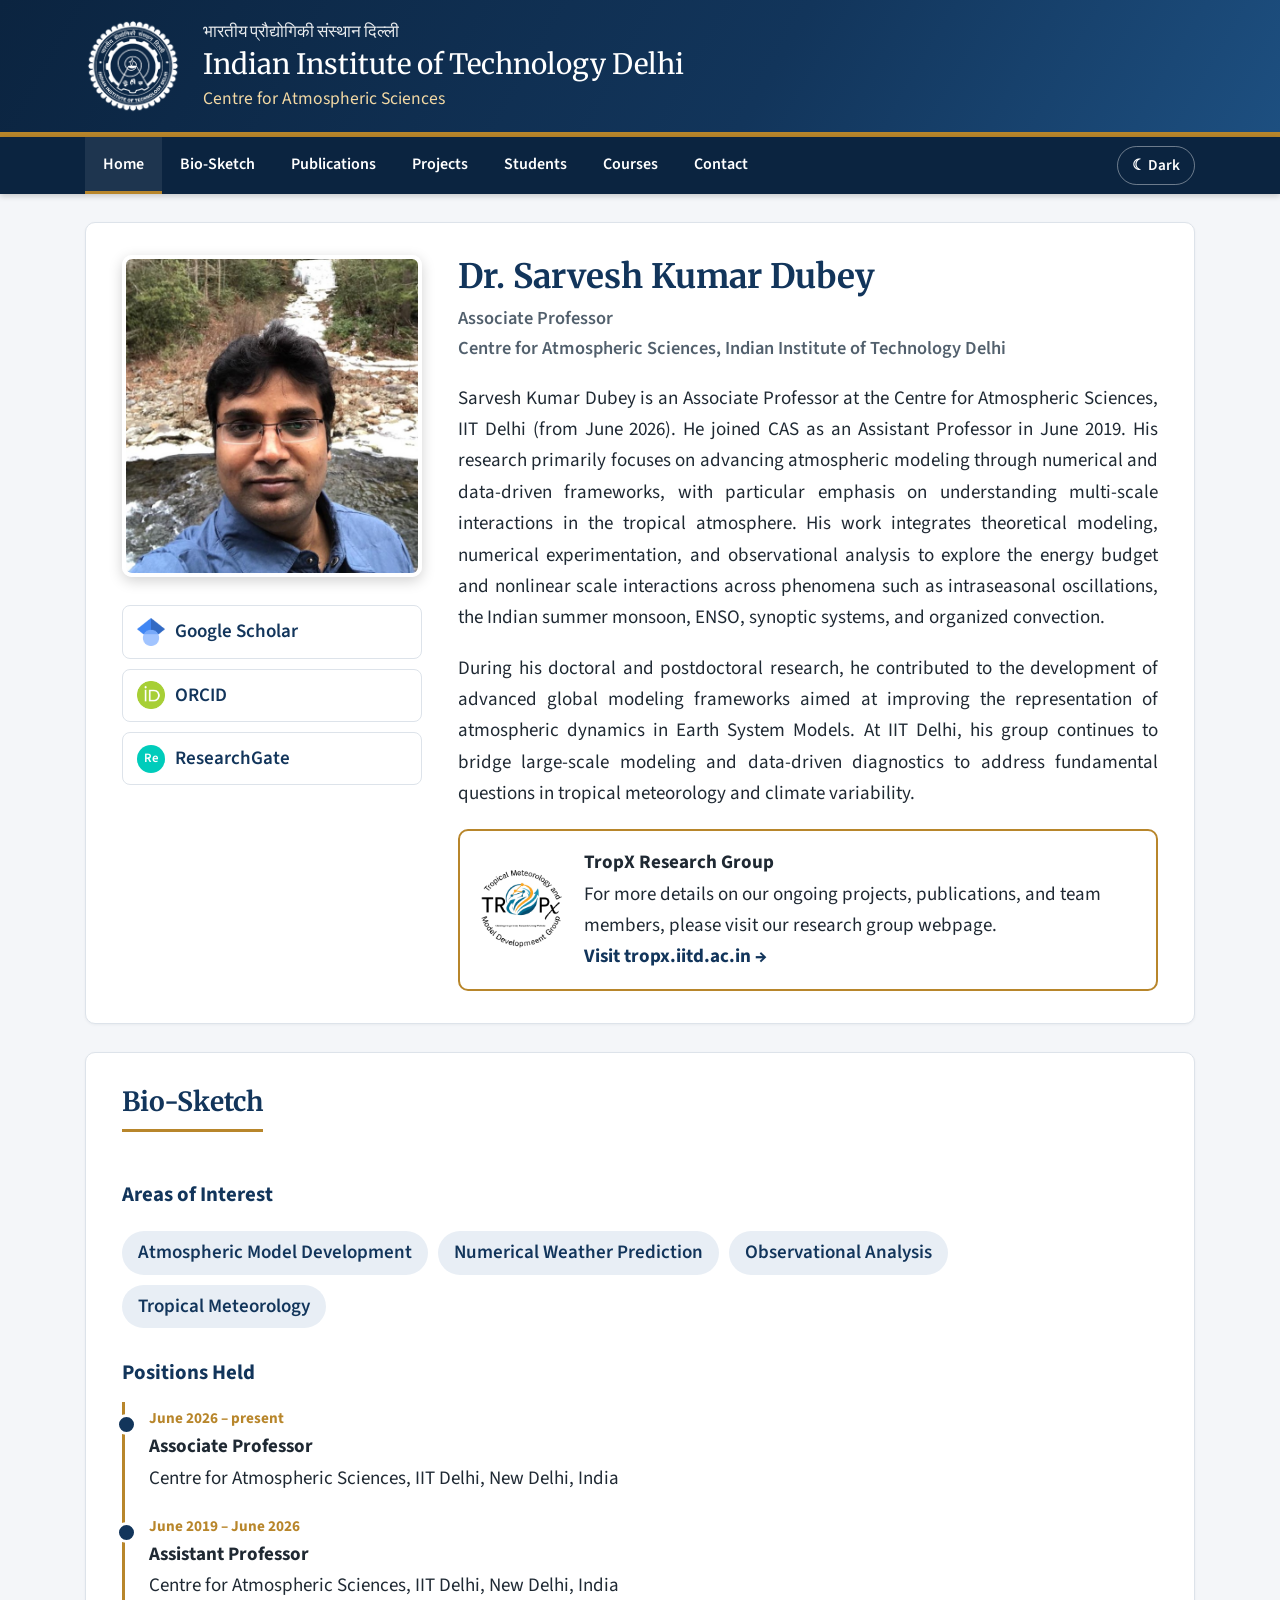
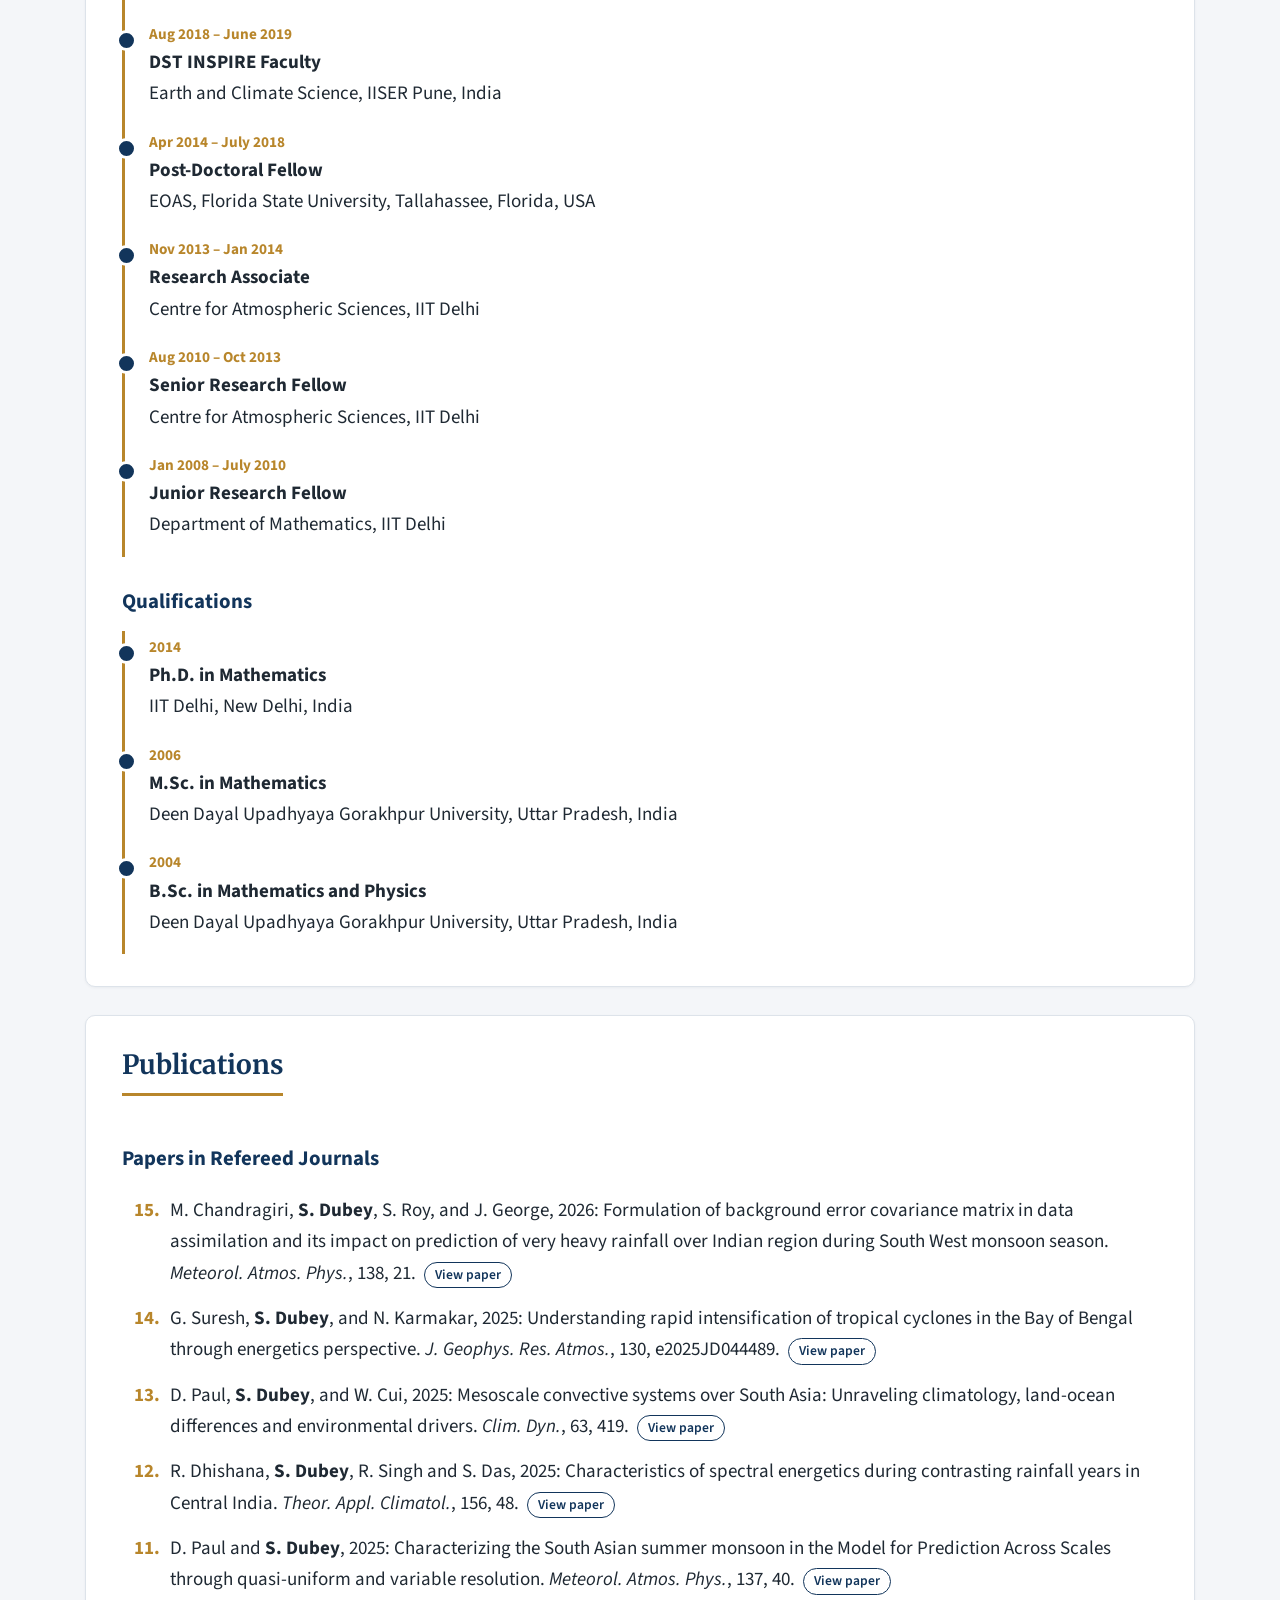
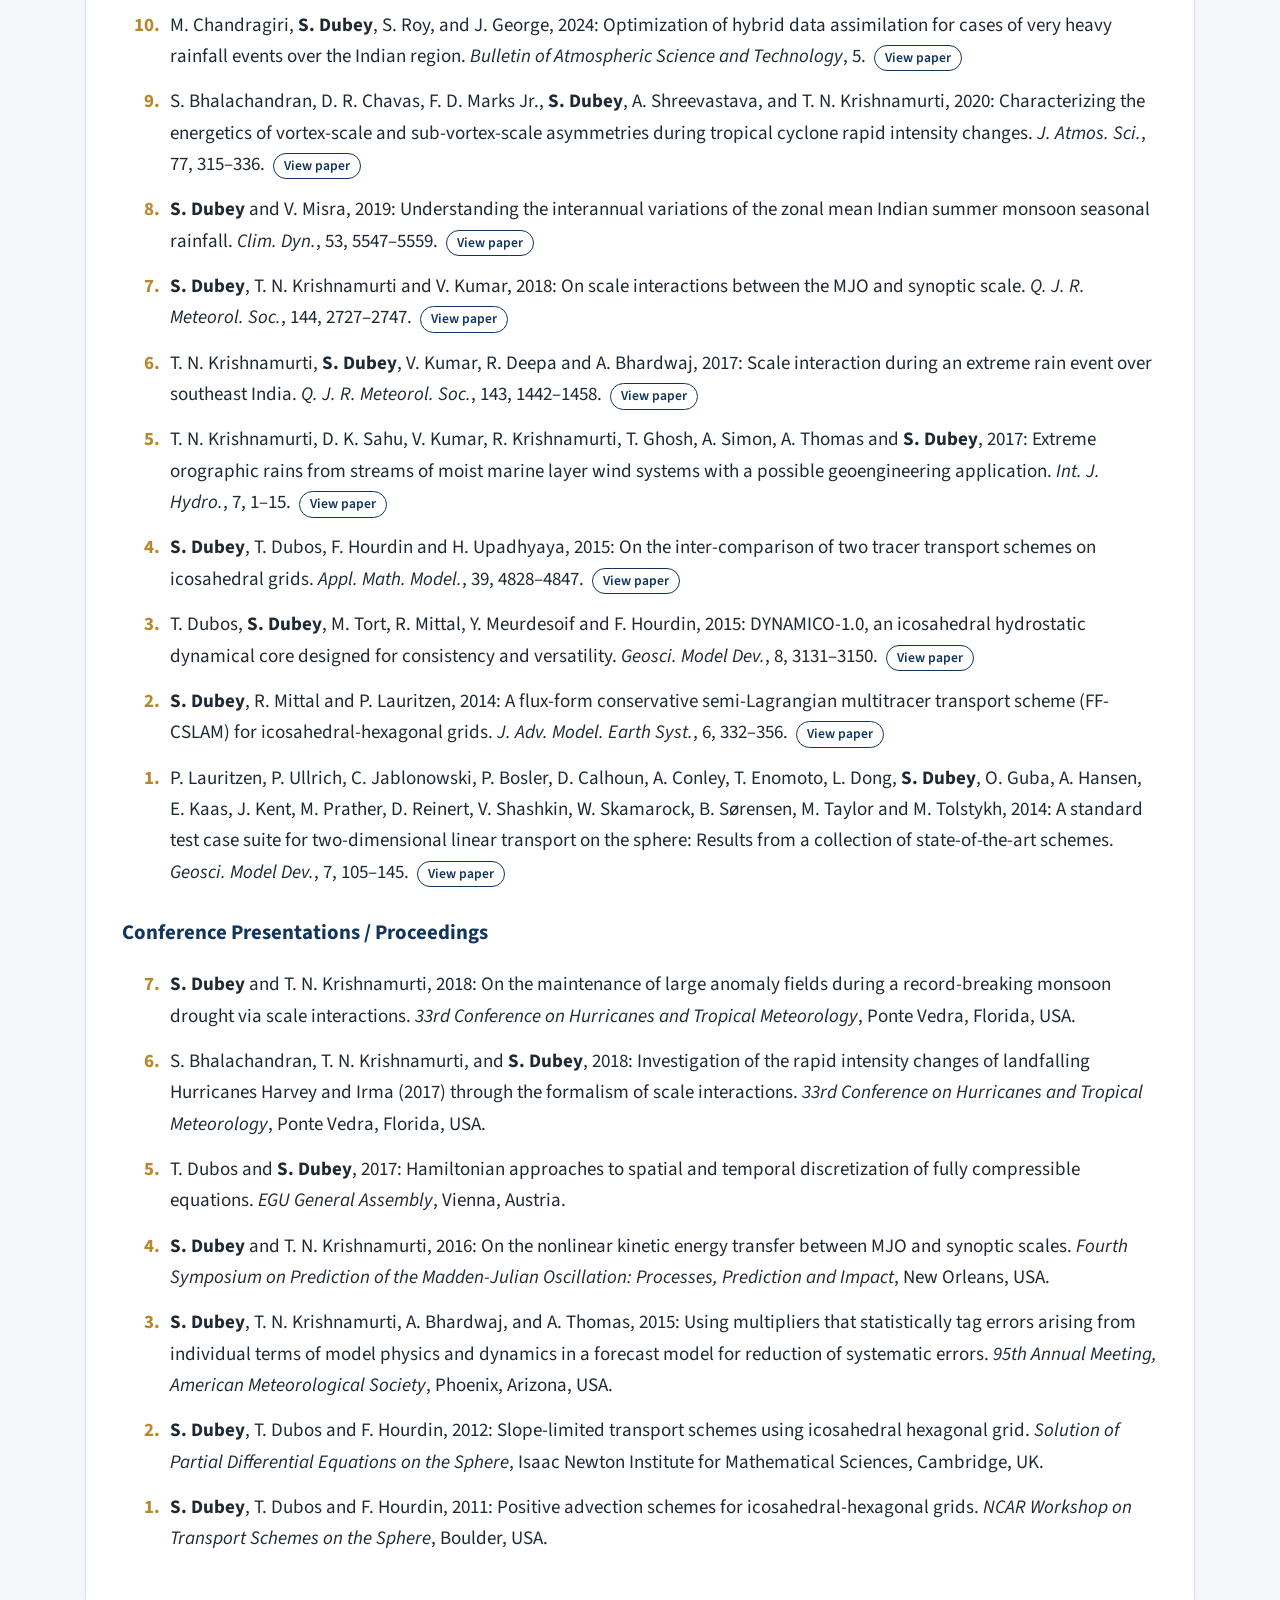
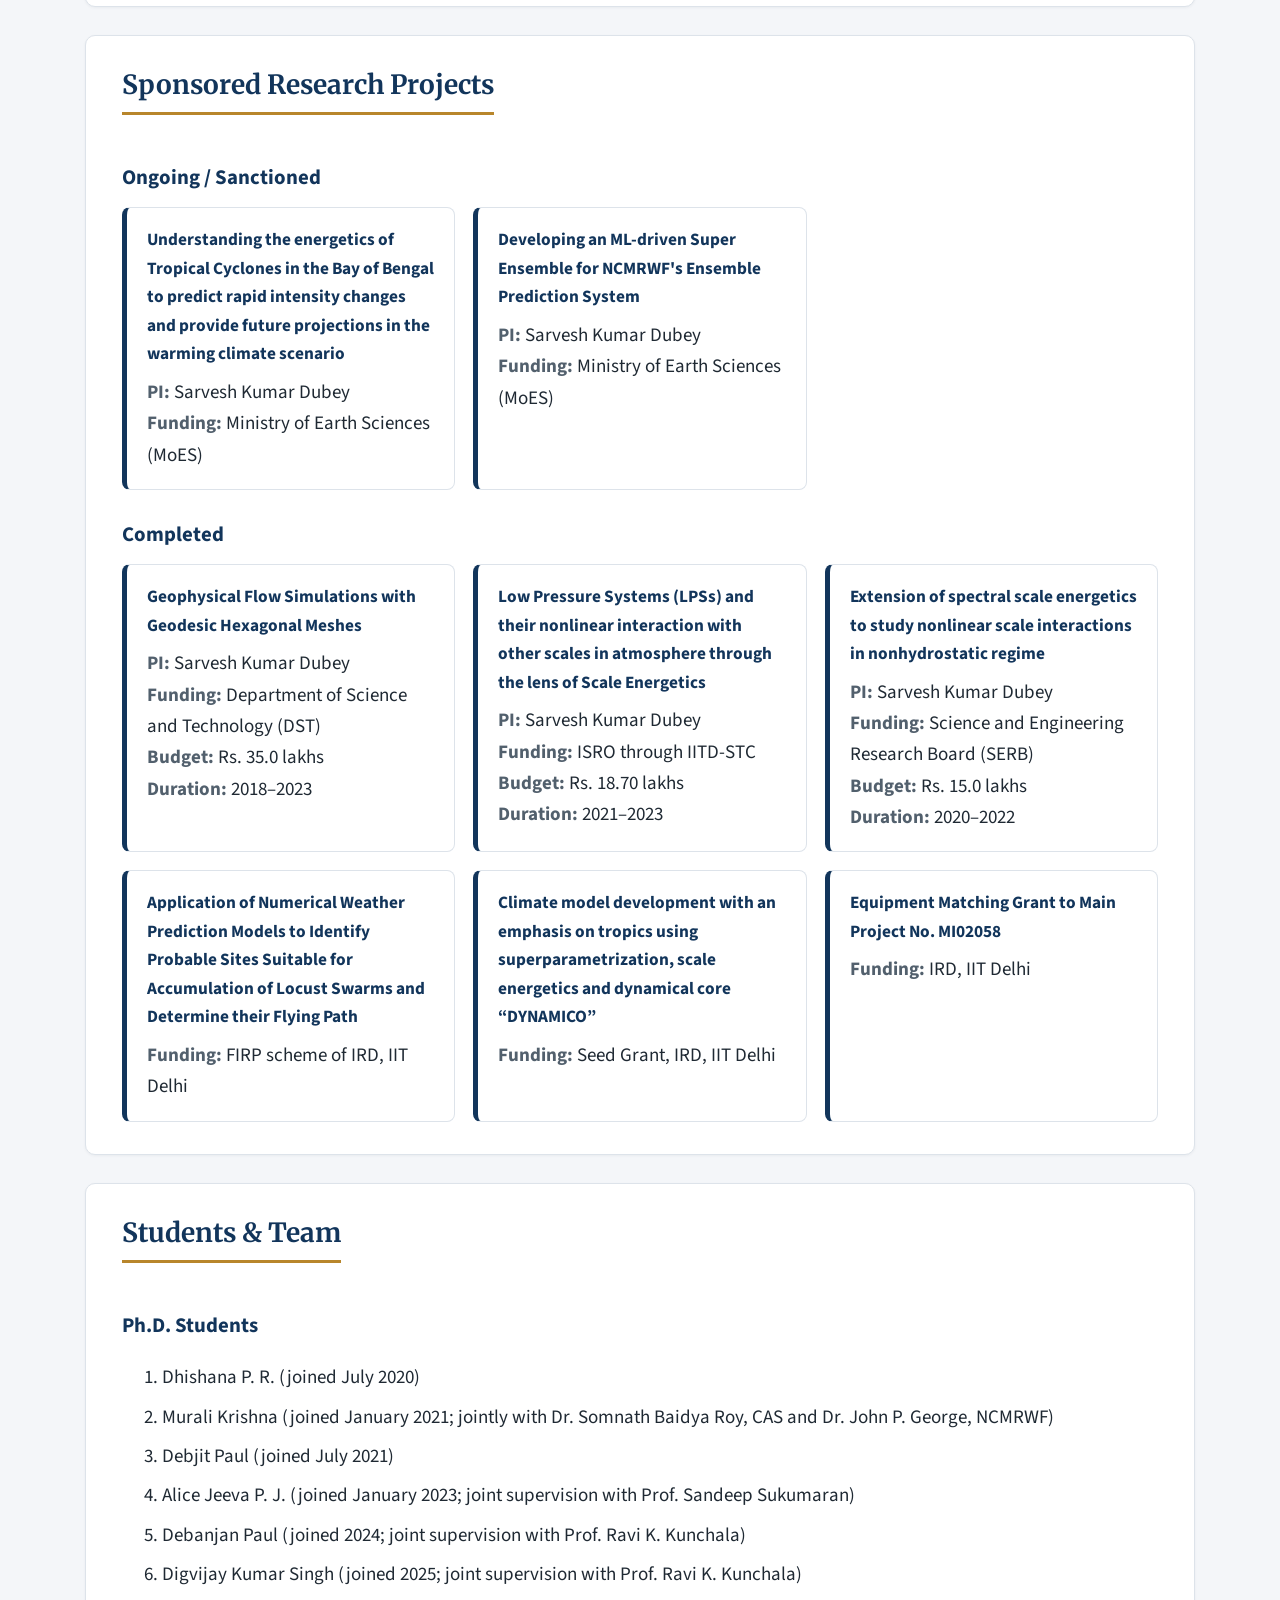
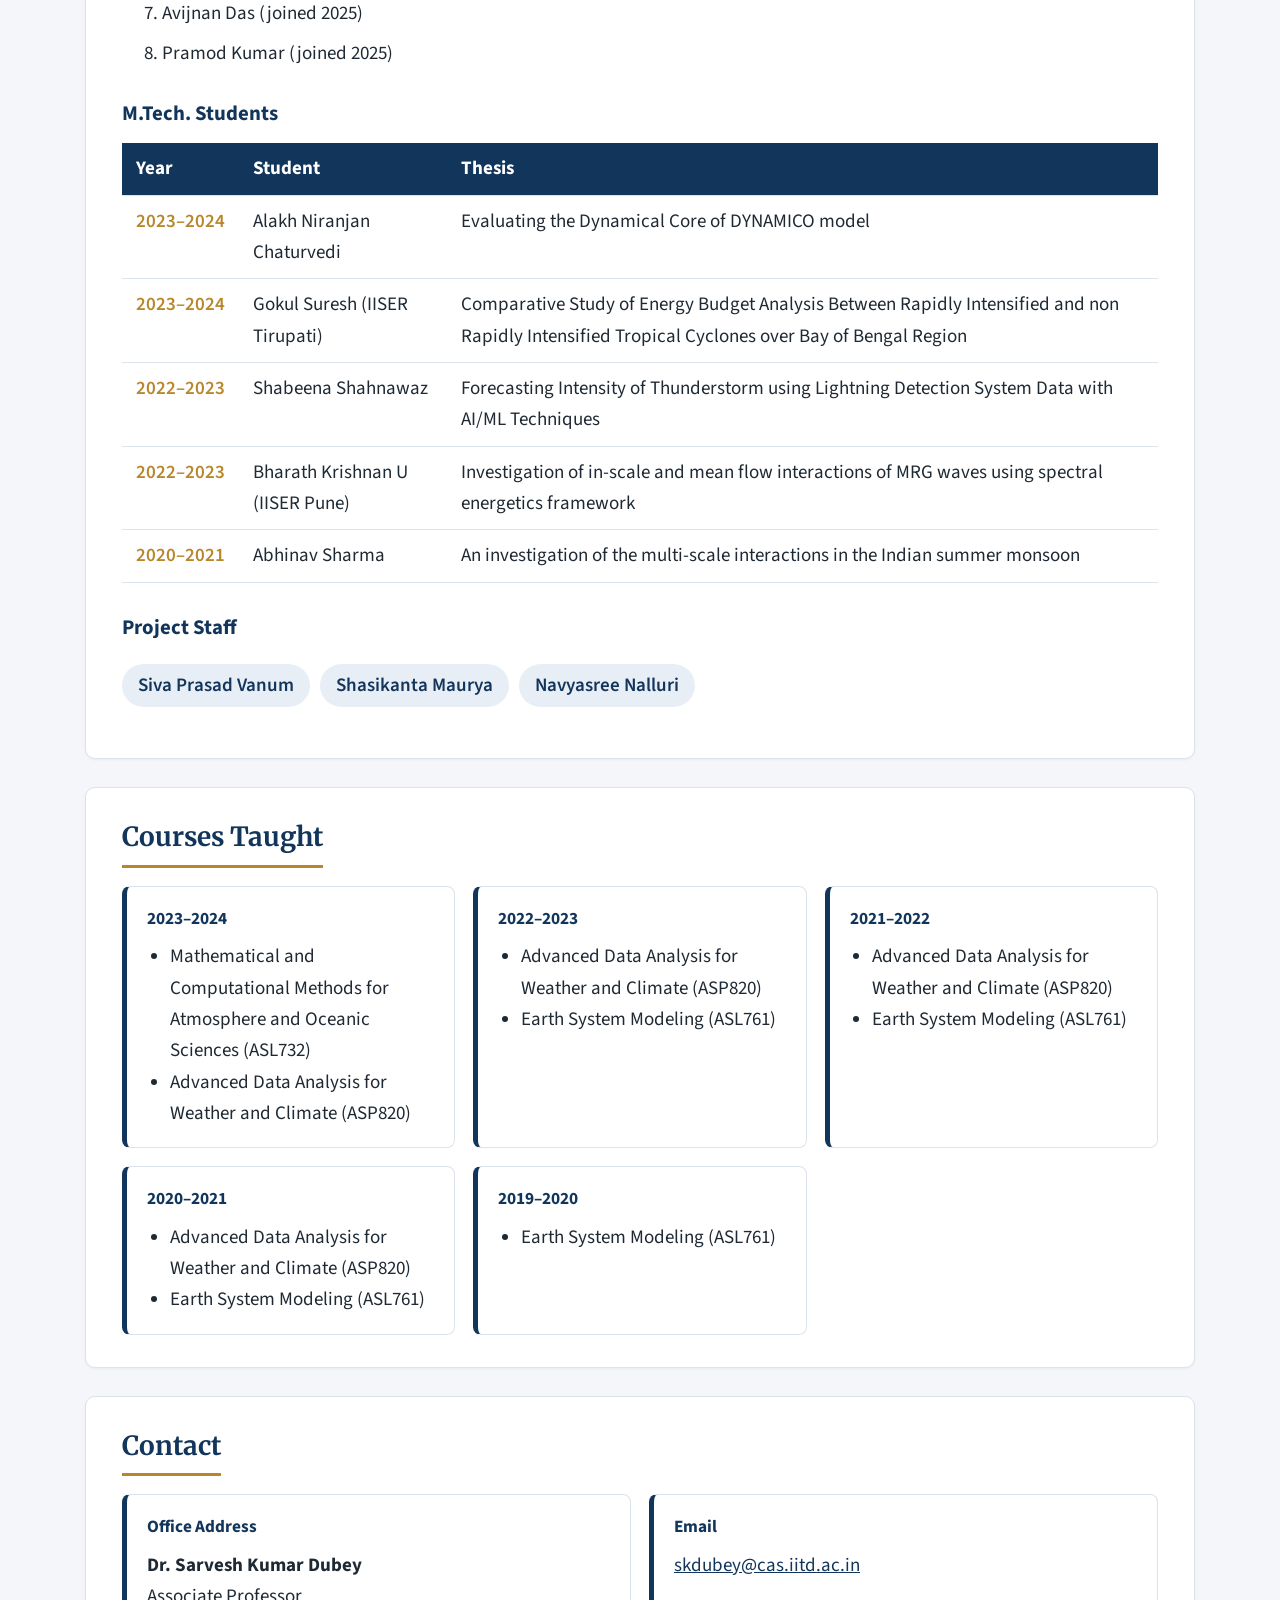
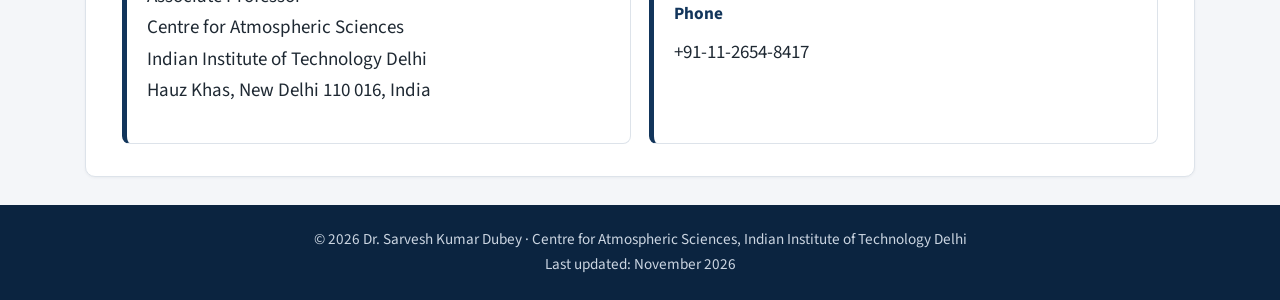
<file: classic/index.html>
<!DOCTYPE html>
<html lang="en">
<head>
  <meta charset="UTF-8">
  <meta name="viewport" content="width=device-width, initial-scale=1">
  <title>Dr. Sarvesh Kumar Dubey | IIT Delhi</title>
  <meta name="description" content="Faculty homepage of Dr. Sarvesh Kumar Dubey, Centre for Atmospheric Sciences, IIT Delhi.">
  <link rel="icon" href="images/iitd-logo-white.png">

  <!-- Fonts (the site still works offline with system fonts) -->
  <link rel="preconnect" href="https://fonts.googleapis.com">
  <link rel="preconnect" href="https://fonts.gstatic.com" crossorigin>
  <link href="https://fonts.googleapis.com/css2?family=Merriweather:wght@700&family=Source+Sans+3:wght@400;600;700&display=swap" rel="stylesheet">

  <link rel="stylesheet" href="style.css">
</head>
<body>

  <!-- ================= TOP BANNER (IIT Delhi) ================= -->
  <header class="banner">
    <div class="container banner-inner">
      <a href="https://home.iitd.ac.in" target="_blank" rel="noopener">
        <img class="banner-logo" src="images/iitd-logo-white.png" alt="IIT Delhi logo">
      </a>
      <div>
        <div class="banner-hindi">भारतीय प्रौद्योगिकी संस्थान दिल्ली</div>
        <div class="banner-institute">Indian Institute of Technology Delhi</div>
        <div class="banner-dept" id="banner-dept"></div>
      </div>
    </div>
  </header>

  <!-- ================= NAVIGATION ================= -->
  <nav class="nav">
    <div class="container nav-inner">
      <a href="#home">Home</a>
      <a href="#biosketch">Bio-Sketch</a>
      <a href="#publications">Publications</a>
      <a href="#projects">Projects</a>
      <a href="#students">Students</a>
      <a href="#courses">Courses</a>
      <a href="#contact">Contact</a>
      <button class="theme-toggle" id="theme-toggle" type="button" aria-label="Switch light / dark mode"></button>
    </div>
  </nav>

  <main class="container">

    <!-- ================= HOME / PROFILE ================= -->
    <section id="home" class="profile">
      <div class="profile-side">
        <img id="photo" class="photo" alt="Photo of Dr. Sarvesh Kumar Dubey">
        <div id="links" class="links"></div>
      </div>
      <div class="profile-main">
        <h1 id="name"></h1>
        <p id="title" class="title"></p>
        <div id="about"></div>
        <a id="group" class="group-card" target="_blank" rel="noopener"></a>
      </div>
    </section>

    <!-- ================= BIO-SKETCH ================= -->
    <section id="biosketch">
      <h2>Bio-Sketch</h2>

      <h3>Areas of Interest</h3>
      <ul id="interests" class="chips"></ul>

      <h3>Positions Held</h3>
      <ul id="positions" class="timeline"></ul>

      <h3>Qualifications</h3>
      <ul id="education" class="timeline"></ul>
    </section>

    <!-- ================= PUBLICATIONS ================= -->
    <section id="publications">
      <h2>Publications</h2>

      <h3>Papers in Refereed Journals</h3>
      <ol id="journals" class="pubs" reversed></ol>

      <h3>Conference Presentations / Proceedings</h3>
      <ol id="conferences" class="pubs" reversed></ol>
    </section>

    <!-- ================= PROJECTS ================= -->
    <section id="projects">
      <h2>Sponsored Research Projects</h2>

      <h3>Ongoing / Sanctioned</h3>
      <div id="projects-ongoing" class="cards"></div>

      <h3>Completed</h3>
      <div id="projects-completed" class="cards"></div>
    </section>

    <!-- ================= STUDENTS ================= -->
    <section id="students">
      <h2>Students &amp; Team</h2>

      <h3>Ph.D. Students</h3>
      <ol id="phd" class="plain-list"></ol>

      <h3>M.Tech. Students</h3>
      <div class="table-wrap">
        <table>
          <thead><tr><th>Year</th><th>Student</th><th>Thesis</th></tr></thead>
          <tbody id="mtech"></tbody>
        </table>
      </div>

      <h3>Project Staff</h3>
      <ul id="staff" class="chips"></ul>
    </section>

    <!-- ================= COURSES ================= -->
    <section id="courses">
      <h2>Courses Taught</h2>
      <div id="course-list" class="cards"></div>
    </section>

    <!-- ================= CONTACT ================= -->
    <section id="contact">
      <h2>Contact</h2>
      <div id="contact-box" class="contact"></div>
    </section>

  </main>

  <footer class="footer">
    <div class="container" id="footer"></div>
  </footer>

  <!-- All text comes from data.js — edit that file to change content -->
  <script src="data.js"></script>
  <script src="script.js"></script>
</body>
</html>
</file>
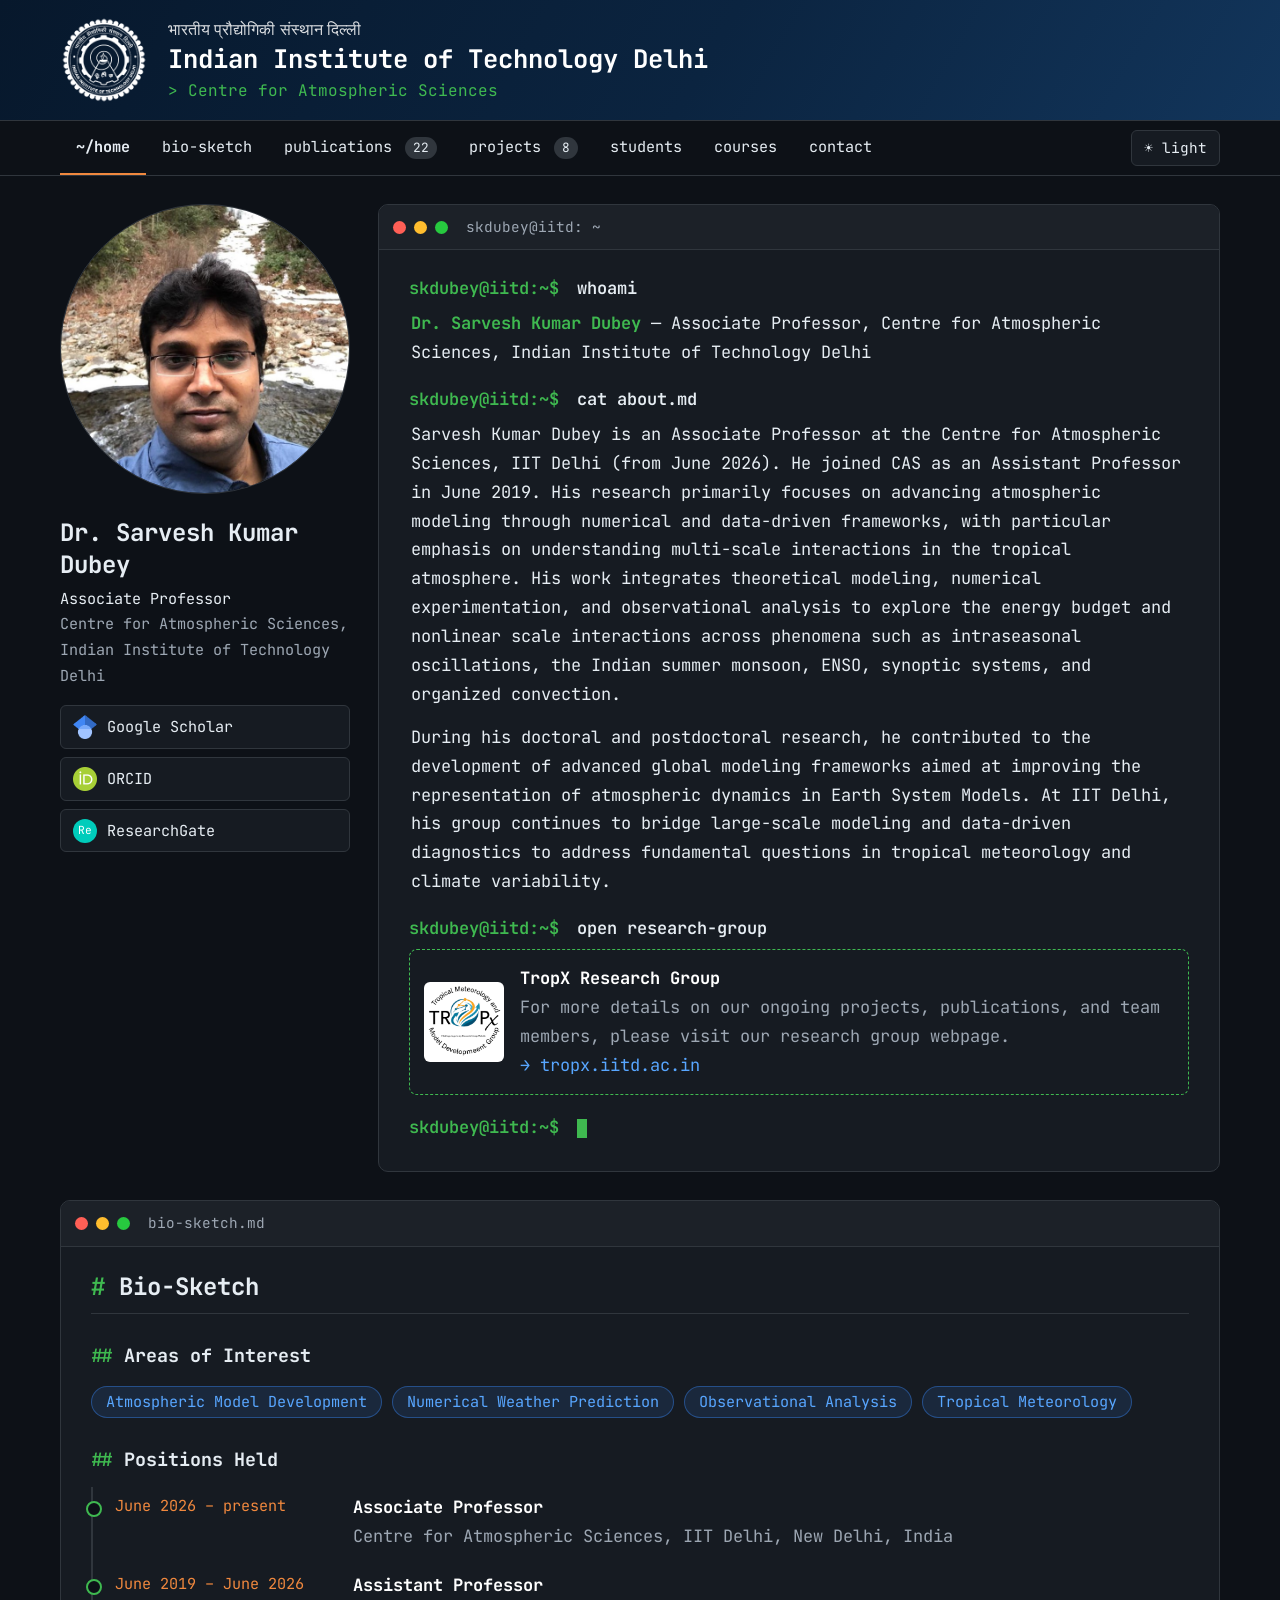
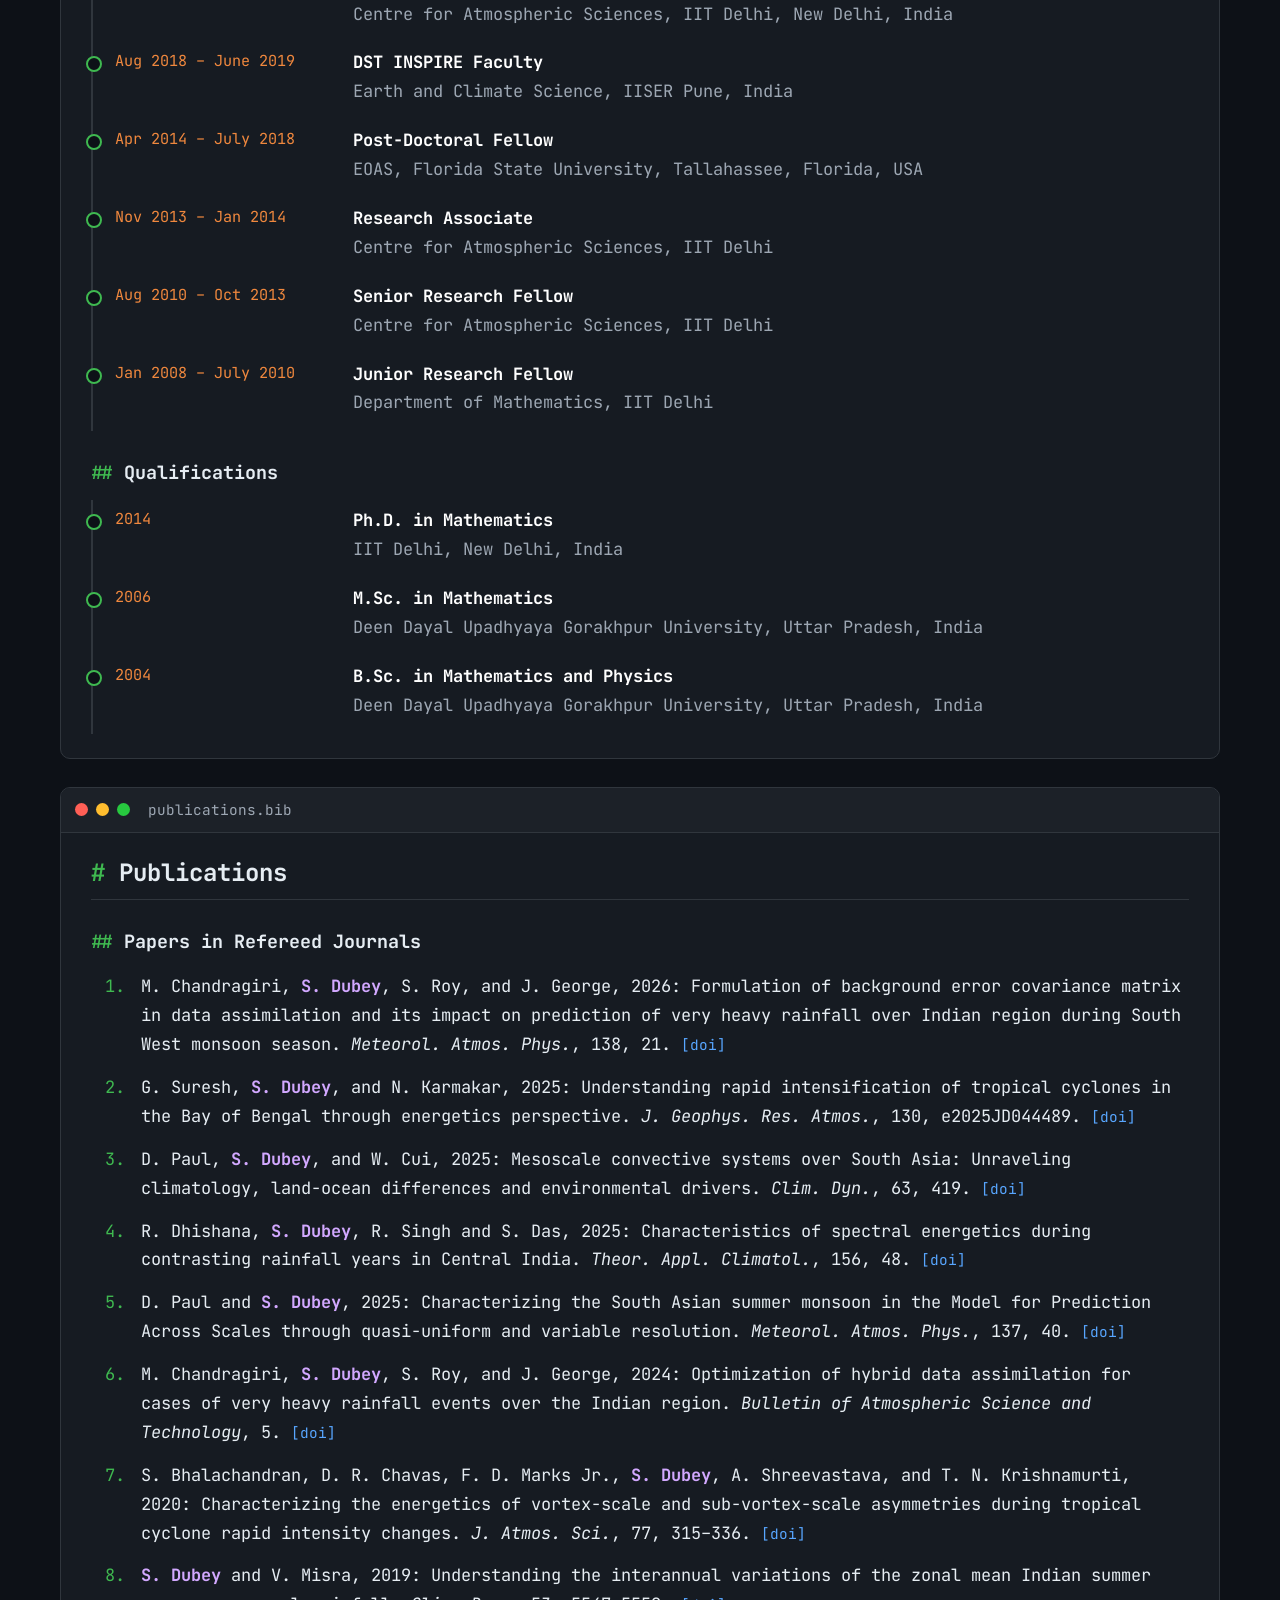
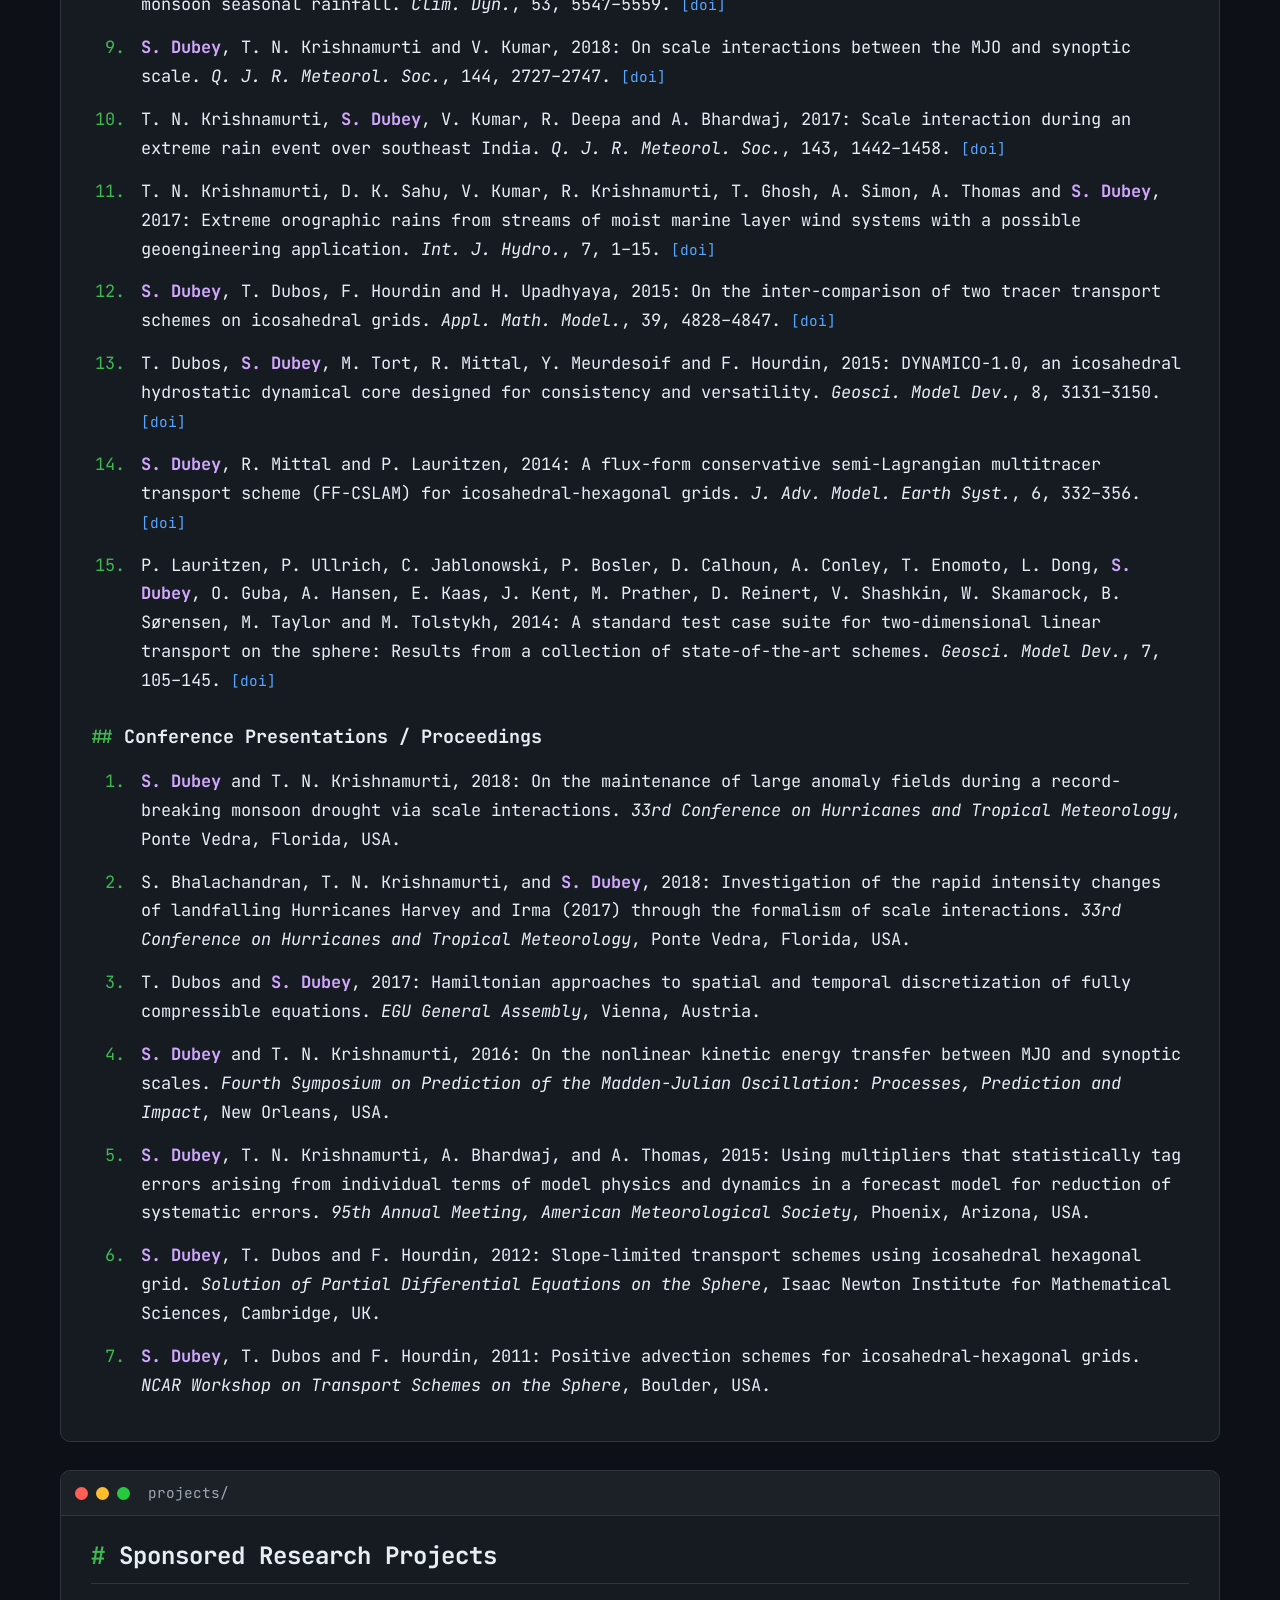
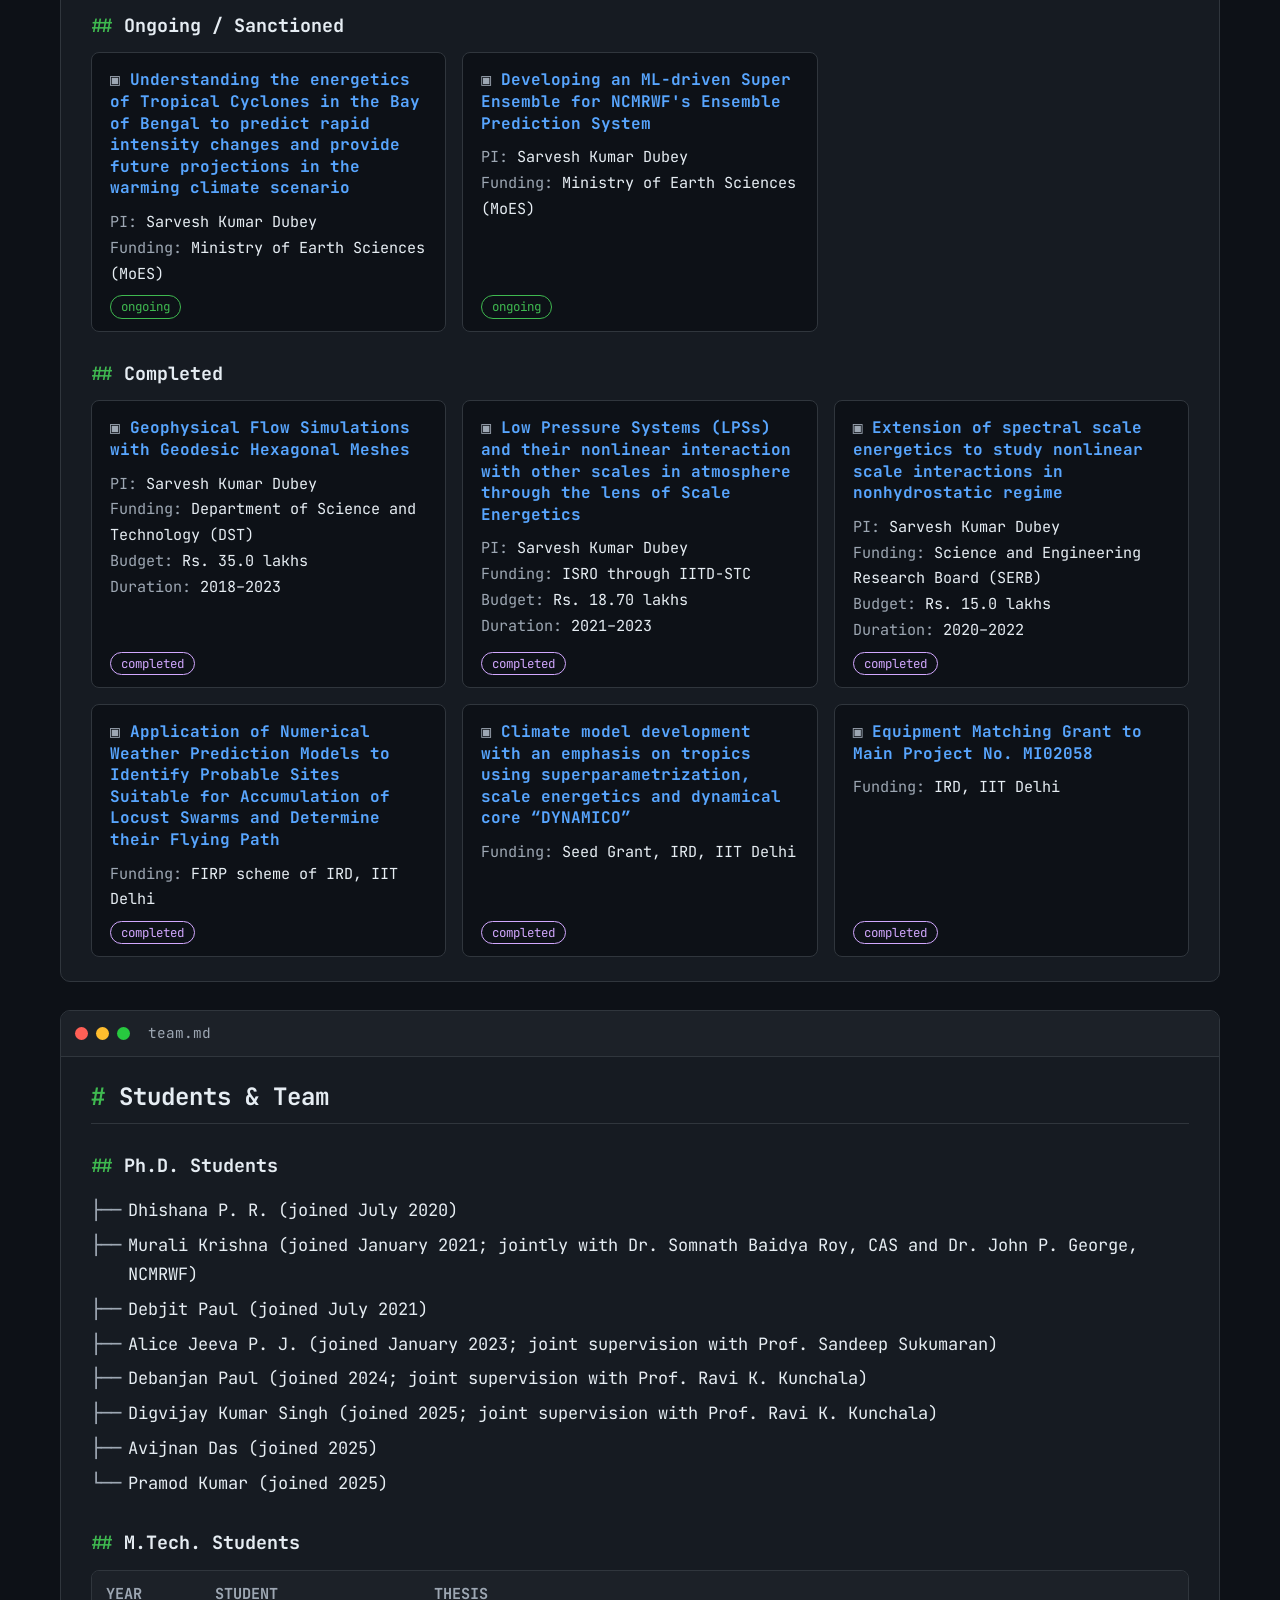
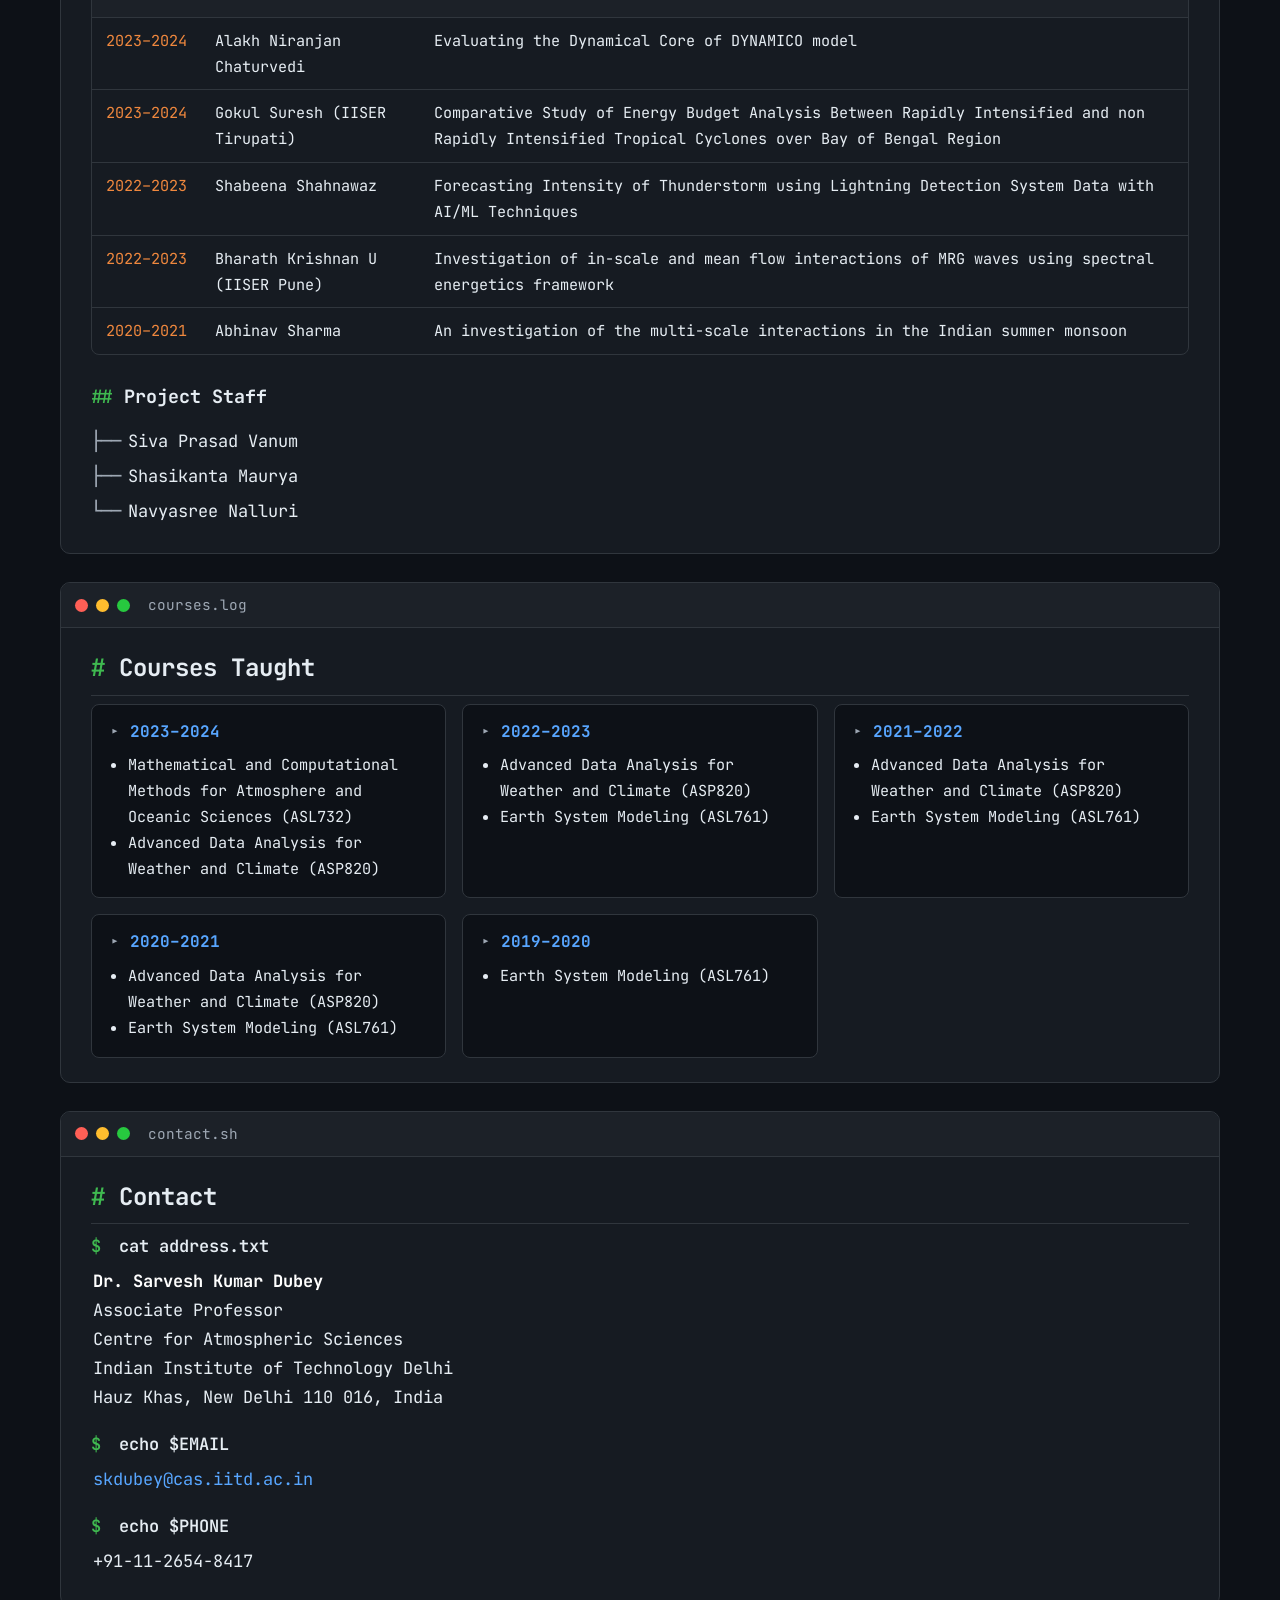
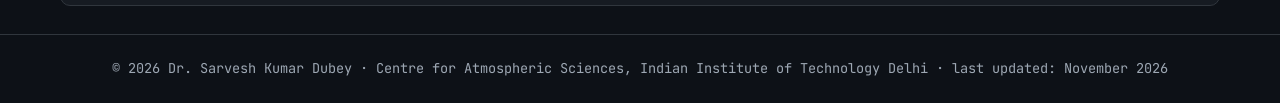
<file: terminal/index.html>
<!DOCTYPE html>
<html lang="en">
<head>
  <meta charset="UTF-8">
  <meta name="viewport" content="width=device-width, initial-scale=1">
  <title>Dr. Sarvesh Kumar Dubey | IIT Delhi</title>
  <meta name="description" content="Faculty homepage of Dr. Sarvesh Kumar Dubey, Centre for Atmospheric Sciences, IIT Delhi.">
  <link rel="icon" href="images/iitd-logo-white.png">

  <!-- Fonts (the site still works offline with system monospace fonts) -->
  <link rel="preconnect" href="https://fonts.googleapis.com">
  <link rel="preconnect" href="https://fonts.gstatic.com" crossorigin>
  <link href="https://fonts.googleapis.com/css2?family=JetBrains+Mono:wght@400;600;700&display=swap" rel="stylesheet">

  <link rel="stylesheet" href="style.css">
</head>
<body>

  <!-- ================= TOP BANNER (IIT Delhi) ================= -->
  <header class="banner">
    <div class="container banner-inner">
      <a href="https://home.iitd.ac.in" target="_blank" rel="noopener">
        <img class="banner-logo" src="images/iitd-logo-white.png" alt="IIT Delhi logo">
      </a>
      <div>
        <div class="banner-hindi">भारतीय प्रौद्योगिकी संस्थान दिल्ली</div>
        <div class="banner-institute">Indian Institute of Technology Delhi</div>
        <div class="banner-dept" id="banner-dept"></div>
      </div>
    </div>
  </header>

  <!-- ================= TABS (GitHub style) ================= -->
  <nav class="tabs">
    <div class="container tabs-inner">
      <a href="#home">~/home</a>
      <a href="#biosketch">bio-sketch</a>
      <a href="#publications">publications <span class="count" id="pub-count"></span></a>
      <a href="#projects">projects <span class="count" id="proj-count"></span></a>
      <a href="#students">students</a>
      <a href="#courses">courses</a>
      <a href="#contact">contact</a>
      <button class="theme-toggle" id="theme-toggle" type="button" aria-label="Switch light / dark mode"></button>
    </div>
  </nav>

  <main class="container">

    <!-- ================= HOME / PROFILE ================= -->
    <section id="home" class="profile">
      <aside class="profile-side">
        <img id="photo" class="photo" alt="Photo of Dr. Sarvesh Kumar Dubey">
        <h1 id="name"></h1>
        <p id="title" class="title"></p>
        <div id="links" class="links"></div>
      </aside>

      <div class="window">
        <div class="window-bar">
          <span class="dot red"></span><span class="dot yellow"></span><span class="dot green"></span>
          <span class="window-title">skdubey@iitd: ~</span>
        </div>
        <div class="window-body">
          <p class="cmd"><span class="prompt">skdubey@iitd:~$</span> whoami</p>
          <p class="out" id="whoami"></p>
          <p class="cmd"><span class="prompt">skdubey@iitd:~$</span> cat about.md</p>
          <div class="out" id="about"></div>
          <p class="cmd"><span class="prompt">skdubey@iitd:~$</span> open research-group</p>
          <a id="group" class="group-card" target="_blank" rel="noopener"></a>
          <p class="cmd"><span class="prompt">skdubey@iitd:~$</span> <span class="cursor"></span></p>
        </div>
      </div>
    </section>

    <!-- ================= BIO-SKETCH ================= -->
    <section id="biosketch" class="window">
      <div class="window-bar"><span class="dot red"></span><span class="dot yellow"></span><span class="dot green"></span><span class="window-title">bio-sketch.md</span></div>
      <div class="window-body">
        <h2><span class="hash">#</span> Bio-Sketch</h2>

        <h3><span class="hash">##</span> Areas of Interest</h3>
        <ul id="interests" class="labels"></ul>

        <h3><span class="hash">##</span> Positions Held</h3>
        <ul id="positions" class="log"></ul>

        <h3><span class="hash">##</span> Qualifications</h3>
        <ul id="education" class="log"></ul>
      </div>
    </section>

    <!-- ================= PUBLICATIONS ================= -->
    <section id="publications" class="window">
      <div class="window-bar"><span class="dot red"></span><span class="dot yellow"></span><span class="dot green"></span><span class="window-title">publications.bib</span></div>
      <div class="window-body">
        <h2><span class="hash">#</span> Publications</h2>

        <h3><span class="hash">##</span> Papers in Refereed Journals</h3>
        <ol id="journals" class="pubs"></ol>

        <h3><span class="hash">##</span> Conference Presentations / Proceedings</h3>
        <ol id="conferences" class="pubs"></ol>
      </div>
    </section>

    <!-- ================= PROJECTS ================= -->
    <section id="projects" class="window">
      <div class="window-bar"><span class="dot red"></span><span class="dot yellow"></span><span class="dot green"></span><span class="window-title">projects/</span></div>
      <div class="window-body">
        <h2><span class="hash">#</span> Sponsored Research Projects</h2>

        <h3><span class="hash">##</span> Ongoing / Sanctioned</h3>
        <div id="projects-ongoing" class="repos"></div>

        <h3><span class="hash">##</span> Completed</h3>
        <div id="projects-completed" class="repos"></div>
      </div>
    </section>

    <!-- ================= STUDENTS ================= -->
    <section id="students" class="window">
      <div class="window-bar"><span class="dot red"></span><span class="dot yellow"></span><span class="dot green"></span><span class="window-title">team.md</span></div>
      <div class="window-body">
        <h2><span class="hash">#</span> Students &amp; Team</h2>

        <h3><span class="hash">##</span> Ph.D. Students</h3>
        <ul id="phd" class="tree"></ul>

        <h3><span class="hash">##</span> M.Tech. Students</h3>
        <div class="table-wrap">
          <table>
            <thead><tr><th>YEAR</th><th>STUDENT</th><th>THESIS</th></tr></thead>
            <tbody id="mtech"></tbody>
          </table>
        </div>

        <h3><span class="hash">##</span> Project Staff</h3>
        <ul id="staff" class="tree"></ul>
      </div>
    </section>

    <!-- ================= COURSES ================= -->
    <section id="courses" class="window">
      <div class="window-bar"><span class="dot red"></span><span class="dot yellow"></span><span class="dot green"></span><span class="window-title">courses.log</span></div>
      <div class="window-body">
        <h2><span class="hash">#</span> Courses Taught</h2>
        <div id="course-list" class="repos"></div>
      </div>
    </section>

    <!-- ================= CONTACT ================= -->
    <section id="contact" class="window">
      <div class="window-bar"><span class="dot red"></span><span class="dot yellow"></span><span class="dot green"></span><span class="window-title">contact.sh</span></div>
      <div class="window-body">
        <h2><span class="hash">#</span> Contact</h2>
        <div id="contact-box"></div>
      </div>
    </section>

  </main>

  <footer class="footer">
    <div class="container" id="footer"></div>
  </footer>

  <!-- All text comes from data.js — edit that file to change content -->
  <script src="data.js"></script>
  <script src="script.js"></script>
</body>
</html>
</file>
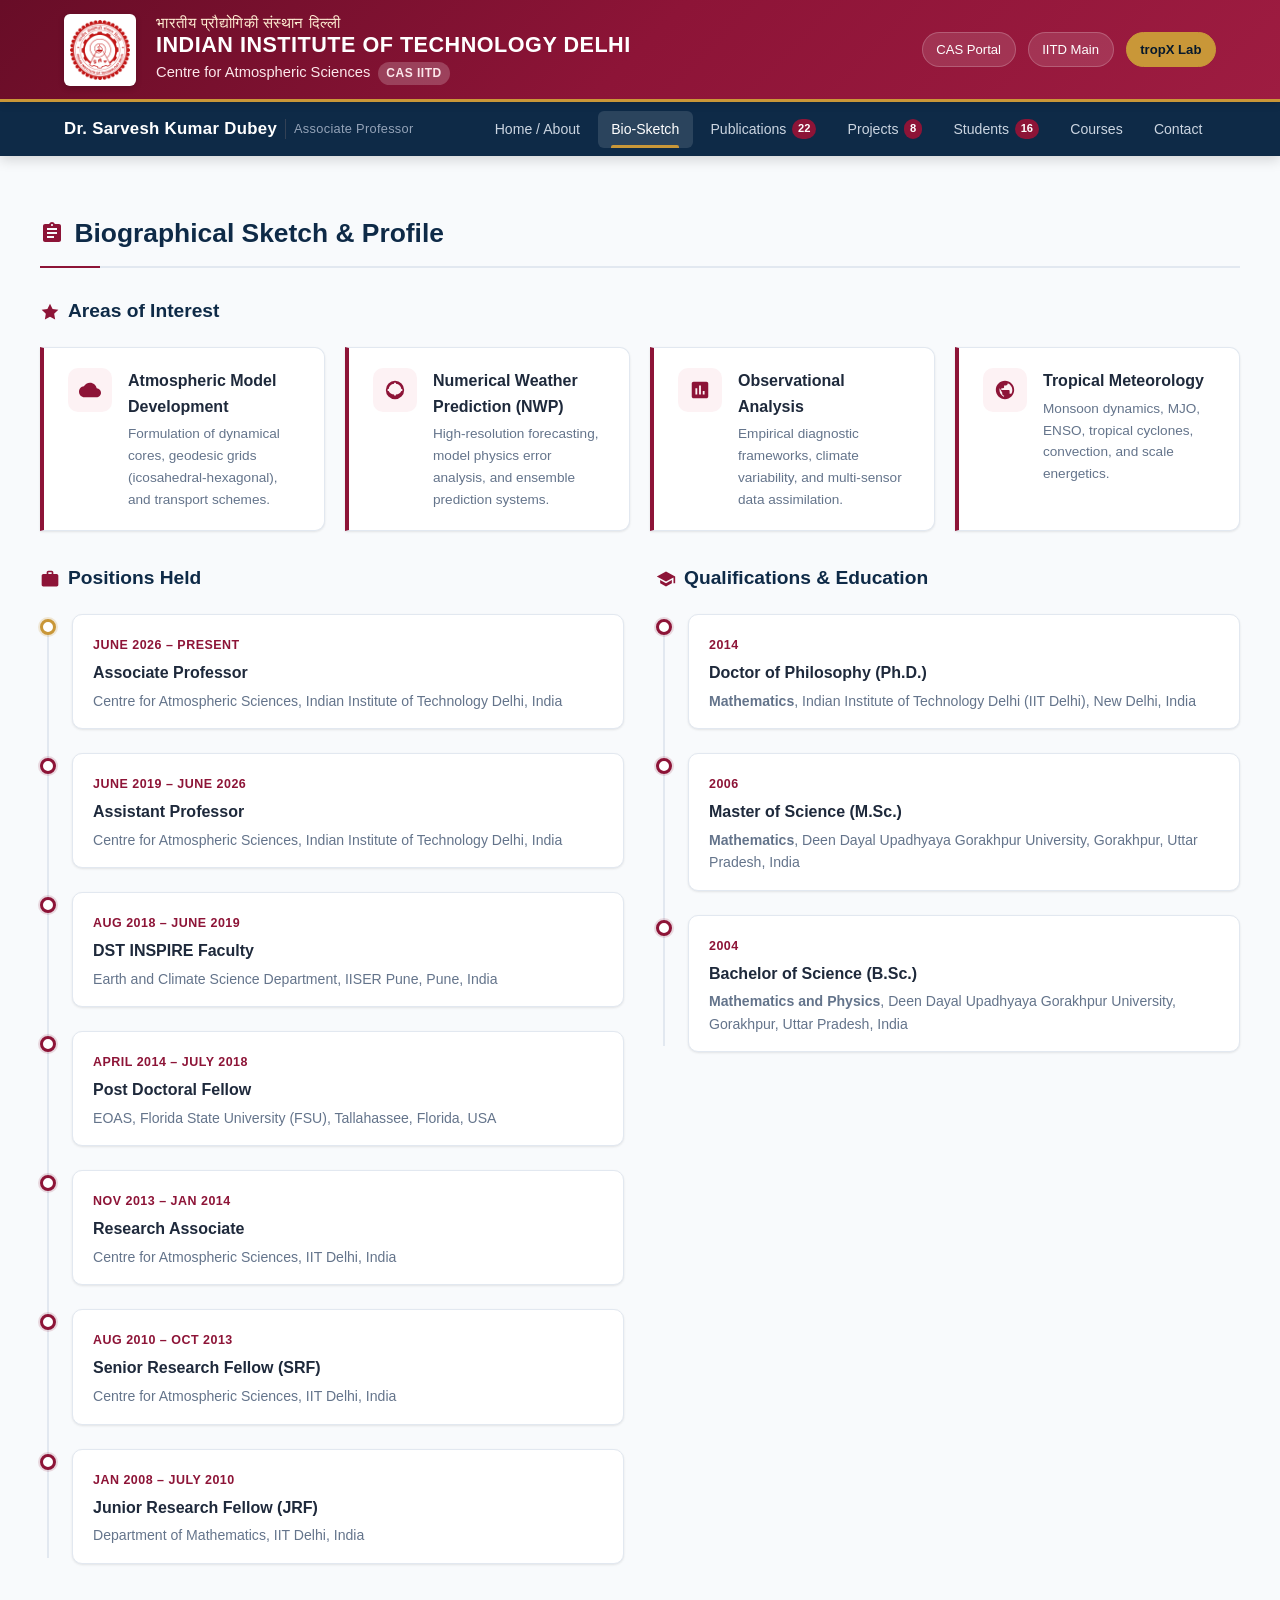
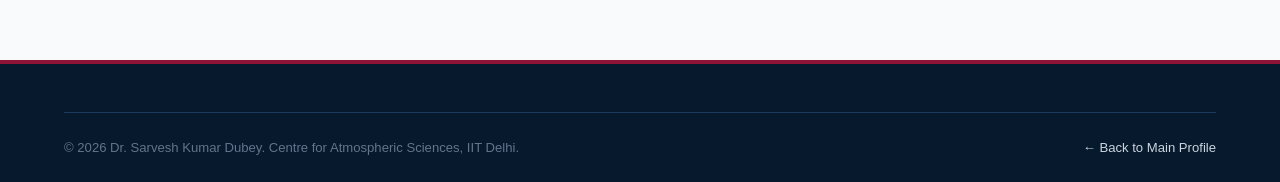
<file: biosketch.html>
<!DOCTYPE html>
<html lang="en">
<head>
  <meta charset="UTF-8">
  <meta name="viewport" content="width=device-width, initial-scale=1.0">
  <title>Bio-Sketch | Dr. Sarvesh Kumar Dubey | IIT Delhi</title>
  <link rel="stylesheet" href="assets/css/style.css">
  <link rel="shortcut icon" href="assets/images/iitd_logo_red.png" type="image/png">
</head>
<body>

  <!-- TOP INSTITUTIONAL BANNER -->
  <header class="iitd-topbar">
    <div class="container iitd-topbar-content">
      <div class="iitd-brand-group">
        <a href="index.html" class="iitd-logo-badge" title="IIT Delhi Official Website">
          <img src="assets/images/iitd_logo_red.png" alt="IIT Delhi Crest Logo">
        </a>
        <div class="iitd-titles">
          <span class="iitd-hindi-name">भारतीय प्रौद्योगिकी संस्थान दिल्ली</span>
          <span class="iitd-english-name">Indian Institute of Technology Delhi</span>
          <span class="iitd-dept-name">
            Centre for Atmospheric Sciences
            <span class="badge">CAS IITD</span>
          </span>
        </div>
      </div>

      <div class="iitd-topbar-links">
        <a href="https://cas.iitd.ac.in" target="_blank" rel="noopener noreferrer" class="top-pill-link">CAS Portal</a>
        <a href="https://home.iitd.ac.in" target="_blank" rel="noopener noreferrer" class="top-pill-link">IITD Main</a>
        <a href="https://tropx.iitd.ac.in" target="_blank" rel="noopener noreferrer" class="top-pill-link highlight">tropX Lab</a>
      </div>
    </div>
  </header>

  <!-- NAVIGATION BAR -->
  <nav class="main-nav-wrapper">
    <div class="container main-nav">
      <a href="index.html" class="nav-faculty-name">
        Dr. Sarvesh Kumar Dubey
        <span class="sub-role">Associate Professor</span>
      </a>

      <button class="mobile-menu-btn" id="mobileMenuBtn" aria-label="Toggle Navigation Menu">&#9776;</button>

      <ul class="nav-menu" id="navMenu">
        <li class="nav-item"><a href="index.html" class="nav-link">Home / About</a></li>
        <li class="nav-item"><a href="biosketch.html" class="nav-link active">Bio-Sketch</a></li>
        <li class="nav-item"><a href="publications.html" class="nav-link">Publications <span class="badge-count">22</span></a></li>
        <li class="nav-item"><a href="projects.html" class="nav-link">Projects <span class="badge-count">8</span></a></li>
        <li class="nav-item"><a href="students.html" class="nav-link">Students <span class="badge-count">16</span></a></li>
        <li class="nav-item"><a href="courses.html" class="nav-link">Courses</a></li>
        <li class="nav-item"><a href="contact.html" class="nav-link">Contact</a></li>
      </ul>
    </div>
  </nav>

  <!-- MAIN CONTENT -->
  <main class="main-content container">
    <section class="section-wrapper" style="margin-top: 1rem;">
      <div class="section-header">
        <h1 class="section-title">
          <svg width="24" height="24" fill="currentColor" viewBox="0 0 24 24"><path d="M19 3h-4.18C14.4 1.84 13.3 1 12 1c-1.3 0-2.4.84-2.82 2H5c-1.1 0-2 .9-2 2v14c0 1.1.9 2 2 2h14c1.1 0 2-.9 2-2V5c0-1.1-.9-2-2-2zm-7 0c.55 0 1 .45 1 1s-.45 1-1 1-1-.45-1-1 .45-1 1-1zm2 14H7v-2h7v2zm3-4H7v-2h10v2zm0-4H7V7h10v2z"/></svg>
          Biographical Sketch & Profile
        </h1>
      </div>

      <!-- Core Areas of Interest -->
      <h3 class="subsection-title">
        <svg width="20" height="20" fill="currentColor" viewBox="0 0 24 24"><path d="M12 2l3.09 6.26L22 9.27l-5 4.87 1.18 6.88L12 17.77l-6.18 3.25L7 14.14 2 9.27l6.91-1.01L12 2z"/></svg>
        Areas of Interest
      </h3>
      <div class="interest-grid">
        <div class="interest-card">
          <div class="interest-icon">
            <svg width="22" height="22" fill="currentColor" viewBox="0 0 24 24"><path d="M19.35 10.04C18.67 6.59 15.64 4 12 4 9.11 4 6.6 5.64 5.35 8.04 2.34 8.36 0 10.91 0 14c0 3.31 2.69 6 6 6h13c2.76 0 5-2.24 5-5 0-2.64-2.05-4.78-4.65-4.96z"/></svg>
          </div>
          <div>
            <h4>Atmospheric Model Development</h4>
            <p>Formulation of dynamical cores, geodesic grids (icosahedral-hexagonal), and transport schemes.</p>
          </div>
        </div>

        <div class="interest-card">
          <div class="interest-icon">
            <svg width="22" height="22" fill="currentColor" viewBox="0 0 24 24"><path d="M12 2a10 10 0 100 20 10 10 0 000-20zm1 14.93V18h-2v-1.07A7.002 7.002 0 015.07 13H4v-2h1.07A7.002 7.002 0 0111 5.07V4h2v1.07A7.002 7.002 0 0118.93 11H20v2h-1.07A7.002 7.002 0 0113 16.93z"/></svg>
          </div>
          <div>
            <h4>Numerical Weather Prediction (NWP)</h4>
            <p>High-resolution forecasting, model physics error analysis, and ensemble prediction systems.</p>
          </div>
        </div>

        <div class="interest-card">
          <div class="interest-icon">
            <svg width="22" height="22" fill="currentColor" viewBox="0 0 24 24"><path d="M19 3H5c-1.1 0-2 .9-2 2v14c0 1.1.9 2 2 2h14c1.1 0 2-.9 2-2V5c0-1.1-.9-2-2-2zM9 17H7v-7h2v7zm4 0h-2V7h2v10zm4 0h-2v-4h2v4z"/></svg>
          </div>
          <div>
            <h4>Observational Analysis</h4>
            <p>Empirical diagnostic frameworks, climate variability, and multi-sensor data assimilation.</p>
          </div>
        </div>

        <div class="interest-card">
          <div class="interest-icon">
            <svg width="22" height="22" fill="currentColor" viewBox="0 0 24 24"><path d="M12 2C6.48 2 2 6.48 2 12s4.48 10 10 10 10-4.48 10-10S17.52 2 12 2zm1 17.93c-3.95-.49-7-3.85-7-7.93 0-.62.08-1.21.21-1.79L9 15v1c0 1.1.9 2 2 2v1.93zm6.9-2.54c-.26-.81-1-1.39-1.9-1.39h-1v-3c0-.55-.45-1-1-1H8v-2h2c.55 0 1-.45 1-1V7h2c1.1 0 2-.9 2-2v-.41c2.93 1.19 5 4.06 5 7.41 0 2.08-.8 3.97-2.1 5.39z"/></svg>
          </div>
          <div>
            <h4>Tropical Meteorology</h4>
            <p>Monsoon dynamics, MJO, ENSO, tropical cyclones, convection, and scale energetics.</p>
          </div>
        </div>
      </div>

      <!-- Experience & Qualifications Grid -->
      <div class="grid-2col">
        <!-- Positions Held Timeline -->
        <div>
          <h3 class="subsection-title">
            <svg width="20" height="20" fill="currentColor" viewBox="0 0 24 24"><path d="M20 6h-4V4c0-1.11-.89-2-2-2h-4c-1.11 0-2 .89-2 2v2H4c-1.11 0-1.99.89-1.99 2L2 19c0 1.11.89 2 2 2h16c1.11 0 2-.89 2-2V8c0-1.11-.89-2-2-2zm-6 0h-4V4h4v2z"/></svg>
            Positions Held
          </h3>
          <div class="timeline">
            
            <div class="timeline-item">
              <div class="timeline-dot gold"></div>
              <div class="timeline-content">
                <span class="timeline-period">June 2026 – Present</span>
                <h4 class="timeline-role">Associate Professor</h4>
                <p class="timeline-place">Centre for Atmospheric Sciences, Indian Institute of Technology Delhi, India</p>
              </div>
            </div>

            <div class="timeline-item">
              <div class="timeline-dot"></div>
              <div class="timeline-content">
                <span class="timeline-period">June 2019 – June 2026</span>
                <h4 class="timeline-role">Assistant Professor</h4>
                <p class="timeline-place">Centre for Atmospheric Sciences, Indian Institute of Technology Delhi, India</p>
              </div>
            </div>

            <div class="timeline-item">
              <div class="timeline-dot"></div>
              <div class="timeline-content">
                <span class="timeline-period">Aug 2018 – June 2019</span>
                <h4 class="timeline-role">DST INSPIRE Faculty</h4>
                <p class="timeline-place">Earth and Climate Science Department, IISER Pune, Pune, India</p>
              </div>
            </div>

            <div class="timeline-item">
              <div class="timeline-dot"></div>
              <div class="timeline-content">
                <span class="timeline-period">April 2014 – July 2018</span>
                <h4 class="timeline-role">Post Doctoral Fellow</h4>
                <p class="timeline-place">EOAS, Florida State University (FSU), Tallahassee, Florida, USA</p>
              </div>
            </div>

            <div class="timeline-item">
              <div class="timeline-dot"></div>
              <div class="timeline-content">
                <span class="timeline-period">Nov 2013 – Jan 2014</span>
                <h4 class="timeline-role">Research Associate</h4>
                <p class="timeline-place">Centre for Atmospheric Sciences, IIT Delhi, India</p>
              </div>
            </div>

            <div class="timeline-item">
              <div class="timeline-dot"></div>
              <div class="timeline-content">
                <span class="timeline-period">Aug 2010 – Oct 2013</span>
                <h4 class="timeline-role">Senior Research Fellow (SRF)</h4>
                <p class="timeline-place">Centre for Atmospheric Sciences, IIT Delhi, India</p>
              </div>
            </div>

            <div class="timeline-item">
              <div class="timeline-dot"></div>
              <div class="timeline-content">
                <span class="timeline-period">Jan 2008 – July 2010</span>
                <h4 class="timeline-role">Junior Research Fellow (JRF)</h4>
                <p class="timeline-place">Department of Mathematics, IIT Delhi, India</p>
              </div>
            </div>

          </div>
        </div>

        <!-- Qualifications -->
        <div>
          <h3 class="subsection-title">
            <svg width="20" height="20" fill="currentColor" viewBox="0 0 24 24"><path d="M5 13.18v4L12 21l7-3.82v-4L12 17l-7-3.82zM12 3L1 9l11 6 9-4.91V17h2V9L12 3z"/></svg>
            Qualifications & Education
          </h3>
          <div class="timeline">
            
            <div class="timeline-item">
              <div class="timeline-dot"></div>
              <div class="timeline-content">
                <span class="timeline-period">2014</span>
                <h4 class="timeline-role">Doctor of Philosophy (Ph.D.)</h4>
                <p class="timeline-place"><strong>Mathematics</strong>, Indian Institute of Technology Delhi (IIT Delhi), New Delhi, India</p>
              </div>
            </div>

            <div class="timeline-item">
              <div class="timeline-dot"></div>
              <div class="timeline-content">
                <span class="timeline-period">2006</span>
                <h4 class="timeline-role">Master of Science (M.Sc.)</h4>
                <p class="timeline-place"><strong>Mathematics</strong>, Deen Dayal Upadhyaya Gorakhpur University, Gorakhpur, Uttar Pradesh, India</p>
              </div>
            </div>

            <div class="timeline-item">
              <div class="timeline-dot"></div>
              <div class="timeline-content">
                <span class="timeline-period">2004</span>
                <h4 class="timeline-role">Bachelor of Science (B.Sc.)</h4>
                <p class="timeline-place"><strong>Mathematics and Physics</strong>, Deen Dayal Upadhyaya Gorakhpur University, Gorakhpur, Uttar Pradesh, India</p>
              </div>
            </div>

          </div>
        </div>
      </div>
    </section>
  </main>

  <!-- FOOTER -->
  <footer class="site-footer">
    <div class="container">
      <div class="footer-bottom">
        <div>&copy; 2026 Dr. Sarvesh Kumar Dubey. Centre for Atmospheric Sciences, IIT Delhi.</div>
        <div><a href="index.html" style="color: #cbd5e1;">&larr; Back to Main Profile</a></div>
      </div>
    </div>
  </footer>

  <script src="assets/js/main.js"></script>
</body>
</html>
</file>
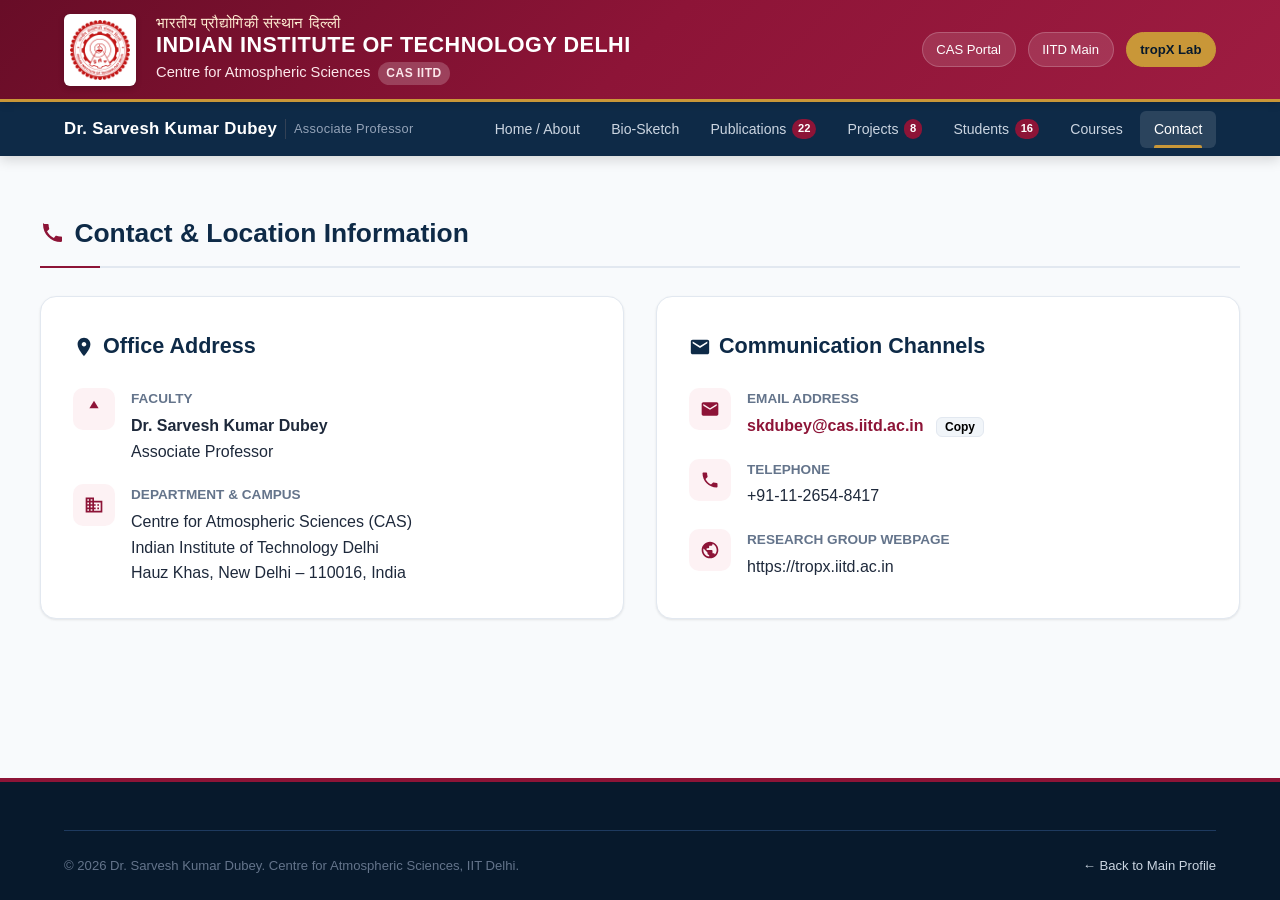
<file: contact.html>
<!DOCTYPE html>
<html lang="en">
<head>
  <meta charset="UTF-8">
  <meta name="viewport" content="width=device-width, initial-scale=1.0">
  <title>Contact Information | Dr. Sarvesh Kumar Dubey | IIT Delhi</title>
  <link rel="stylesheet" href="assets/css/style.css">
  <link rel="shortcut icon" href="assets/images/iitd_logo_red.png" type="image/png">
</head>
<body>

  <!-- TOP INSTITUTIONAL BANNER -->
  <header class="iitd-topbar">
    <div class="container iitd-topbar-content">
      <div class="iitd-brand-group">
        <a href="index.html" class="iitd-logo-badge" title="IIT Delhi Official Website">
          <img src="assets/images/iitd_logo_red.png" alt="IIT Delhi Crest Logo">
        </a>
        <div class="iitd-titles">
          <span class="iitd-hindi-name">भारतीय प्रौद्योगिकी संस्थान दिल्ली</span>
          <span class="iitd-english-name">Indian Institute of Technology Delhi</span>
          <span class="iitd-dept-name">
            Centre for Atmospheric Sciences
            <span class="badge">CAS IITD</span>
          </span>
        </div>
      </div>

      <div class="iitd-topbar-links">
        <a href="https://cas.iitd.ac.in" target="_blank" rel="noopener noreferrer" class="top-pill-link">CAS Portal</a>
        <a href="https://home.iitd.ac.in" target="_blank" rel="noopener noreferrer" class="top-pill-link">IITD Main</a>
        <a href="https://tropx.iitd.ac.in" target="_blank" rel="noopener noreferrer" class="top-pill-link highlight">tropX Lab</a>
      </div>
    </div>
  </header>

  <!-- NAVIGATION BAR -->
  <nav class="main-nav-wrapper">
    <div class="container main-nav">
      <a href="index.html" class="nav-faculty-name">
        Dr. Sarvesh Kumar Dubey
        <span class="sub-role">Associate Professor</span>
      </a>

      <button class="mobile-menu-btn" id="mobileMenuBtn" aria-label="Toggle Navigation Menu">&#9776;</button>

      <ul class="nav-menu" id="navMenu">
        <li class="nav-item"><a href="index.html" class="nav-link">Home / About</a></li>
        <li class="nav-item"><a href="biosketch.html" class="nav-link">Bio-Sketch</a></li>
        <li class="nav-item"><a href="publications.html" class="nav-link">Publications <span class="badge-count">22</span></a></li>
        <li class="nav-item"><a href="projects.html" class="nav-link">Projects <span class="badge-count">8</span></a></li>
        <li class="nav-item"><a href="students.html" class="nav-link">Students <span class="badge-count">16</span></a></li>
        <li class="nav-item"><a href="courses.html" class="nav-link">Courses</a></li>
        <li class="nav-item"><a href="contact.html" class="nav-link active">Contact</a></li>
      </ul>
    </div>
  </nav>

  <!-- MAIN CONTENT -->
  <main class="main-content container">
    <section class="section-wrapper" style="margin-top: 1rem;">
      <div class="section-header">
        <h1 class="section-title">
          <svg width="24" height="24" fill="currentColor" viewBox="0 0 24 24"><path d="M20.01 15.38c-1.23 0-2.42-.2-3.53-.56-.35-.12-.74-.03-1.01.24l-1.57 1.97c-2.83-1.35-5.48-3.9-6.89-6.83l1.95-1.66c.27-.28.35-.67.24-1.02-.37-1.11-.56-2.3-.56-3.53 0-.54-.45-.99-.99-.99H4.19C3.65 2 3 2.24 3 2.99 3 13.28 10.73 21 21.01 21c.71 0 .99-.63.99-1.18v-3.45c0-.54-.45-.99-.99-.99z"/></svg>
          Contact & Location Information
        </h1>
      </div>

      <div class="contact-grid">
        
        <!-- Office Contact Card -->
        <div class="contact-card">
          <h3>
            <svg width="22" height="22" fill="currentColor" viewBox="0 0 24 24"><path d="M12 2C8.13 2 5 5.13 5 9c0 5.25 7 13 7 13s7-7.75 7-13c0-3.87-3.13-7-7-7zm0 9.5c-1.38 0-2.5-1.12-2.5-2.5s1.12-2.5 2.5-2.5 2.5 1.12 2.5 2.5-1.12 2.5-2.5 2.5z"/></svg>
            Office Address
          </h3>
          <ul class="contact-details-list">
            <li class="contact-item">
              <div class="contact-icon-box">
                <svg width="20" height="20" fill="currentColor" viewBox="0 0 24 24"><path d="M12 2l-5.5 9h11z"/></svg>
              </div>
              <div class="contact-item-info">
                <h5>Faculty</h5>
                <p><strong>Dr. Sarvesh Kumar Dubey</strong><br>Associate Professor</p>
              </div>
            </li>

            <li class="contact-item">
              <div class="contact-icon-box">
                <svg width="20" height="20" fill="currentColor" viewBox="0 0 24 24"><path d="M12 7V3H2v18h20V7H12zM6 19H4v-2h2v2zm0-4H4v-2h2v2zm0-4H4V9h2v2zm0-4H4V5h2v2zm4 12H8v-2h2v2zm0-4H8v-2h2v2zm0-4H8V9h2v2zm0-4H8V5h2v2zm10 12h-8v-2h2v-2h-2v-2h2v-2h-2V9h8v10zm-2-8h-2v2h2v-2zm0 4h-2v2h2v-2z"/></svg>
              </div>
              <div class="contact-item-info">
                <h5>Department & Campus</h5>
                <p>Centre for Atmospheric Sciences (CAS)<br>Indian Institute of Technology Delhi<br>Hauz Khas, New Delhi – 110016, India</p>
              </div>
            </li>
          </ul>
        </div>

        <!-- Electronic Contact Card -->
        <div class="contact-card">
          <h3>
            <svg width="22" height="22" fill="currentColor" viewBox="0 0 24 24"><path d="M20 4H4c-1.1 0-1.99.9-1.99 2L2 18c0 1.1.9 2 2 2h16c1.1 0 2-.9 2-2V6c0-1.1-.9-2-2-2zm0 4l-8 5-8-5V6l8 5 8-5v2z"/></svg>
            Communication Channels
          </h3>
          <ul class="contact-details-list">
            
            <li class="contact-item">
              <div class="contact-icon-box">
                <svg width="20" height="20" fill="currentColor" viewBox="0 0 24 24"><path d="M20 4H4c-1.1 0-1.99.9-1.99 2L2 18c0 1.1.9 2 2 2h16c1.1 0 2-.9 2-2V6c0-1.1-.9-2-2-2zm0 4l-8 5-8-5V6l8 5 8-5v2z"/></svg>
              </div>
              <div class="contact-item-info">
                <h5>Email Address</h5>
                <p>
                  <a href="mailto:skdubey@cas.iitd.ac.in" style="font-weight: 700; color: var(--iitd-maroon);">skdubey@cas.iitd.ac.in</a>
                  <button class="copy-btn" onclick="copyEmail('skdubey@cas.iitd.ac.in')" title="Copy email address">Copy</button>
                </p>
              </div>
            </li>

            <li class="contact-item">
              <div class="contact-icon-box">
                <svg width="20" height="20" fill="currentColor" viewBox="0 0 24 24"><path d="M6.62 10.79c1.44 2.83 3.76 5.14 6.59 6.59l2.2-2.2c.27-.27.67-.36 1.02-.24 1.12.37 2.33.57 3.57.57.55 0 1 .45 1 1V20c0 .55-.45 1-1 1-9.39 0-17-7.61-17-17 0-.55.45-1 1-1h3.5c.55 0 1 .45 1 1 0 1.25.2 2.45.57 3.57.11.35.03.74-.25 1.02l-2.2 2.2z"/></svg>
              </div>
              <div class="contact-item-info">
                <h5>Telephone</h5>
                <p><a href="tel:+911126548417">+91-11-2654-8417</a></p>
              </div>
            </li>

            <li class="contact-item">
              <div class="contact-icon-box">
                <svg width="20" height="20" fill="currentColor" viewBox="0 0 24 24"><path d="M12 2C6.48 2 2 6.48 2 12s4.48 10 10 10 10-4.48 10-10S17.52 2 12 2zm-1 17.93c-3.95-.49-7-3.85-7-7.93 0-.62.08-1.21.21-1.79L9 15v1c0 1.1.9 2 2 2v1.93zm6.9-2.54c-.26-.81-1-1.39-1.9-1.39h-1v-3c0-.55-.45-1-1-1H8v-2h2c.55 0 1-.45 1-1V7h2c1.1 0 2-.9 2-2v-.41c2.93 1.19 5 4.06 5 7.41 0 2.08-.8 3.97-2.1 5.39z"/></svg>
              </div>
              <div class="contact-item-info">
                <h5>Research Group Webpage</h5>
                <p><a href="https://tropx.iitd.ac.in" target="_blank" rel="noopener noreferrer">https://tropx.iitd.ac.in</a></p>
              </div>
            </li>

          </ul>
        </div>

      </div>
    </section>
  </main>

  <!-- FOOTER -->
  <footer class="site-footer">
    <div class="container">
      <div class="footer-bottom">
        <div>&copy; 2026 Dr. Sarvesh Kumar Dubey. Centre for Atmospheric Sciences, IIT Delhi.</div>
        <div><a href="index.html" style="color: #cbd5e1;">&larr; Back to Main Profile</a></div>
      </div>
    </div>
  </footer>

  <script src="assets/js/main.js"></script>
</body>
</html>
</file>
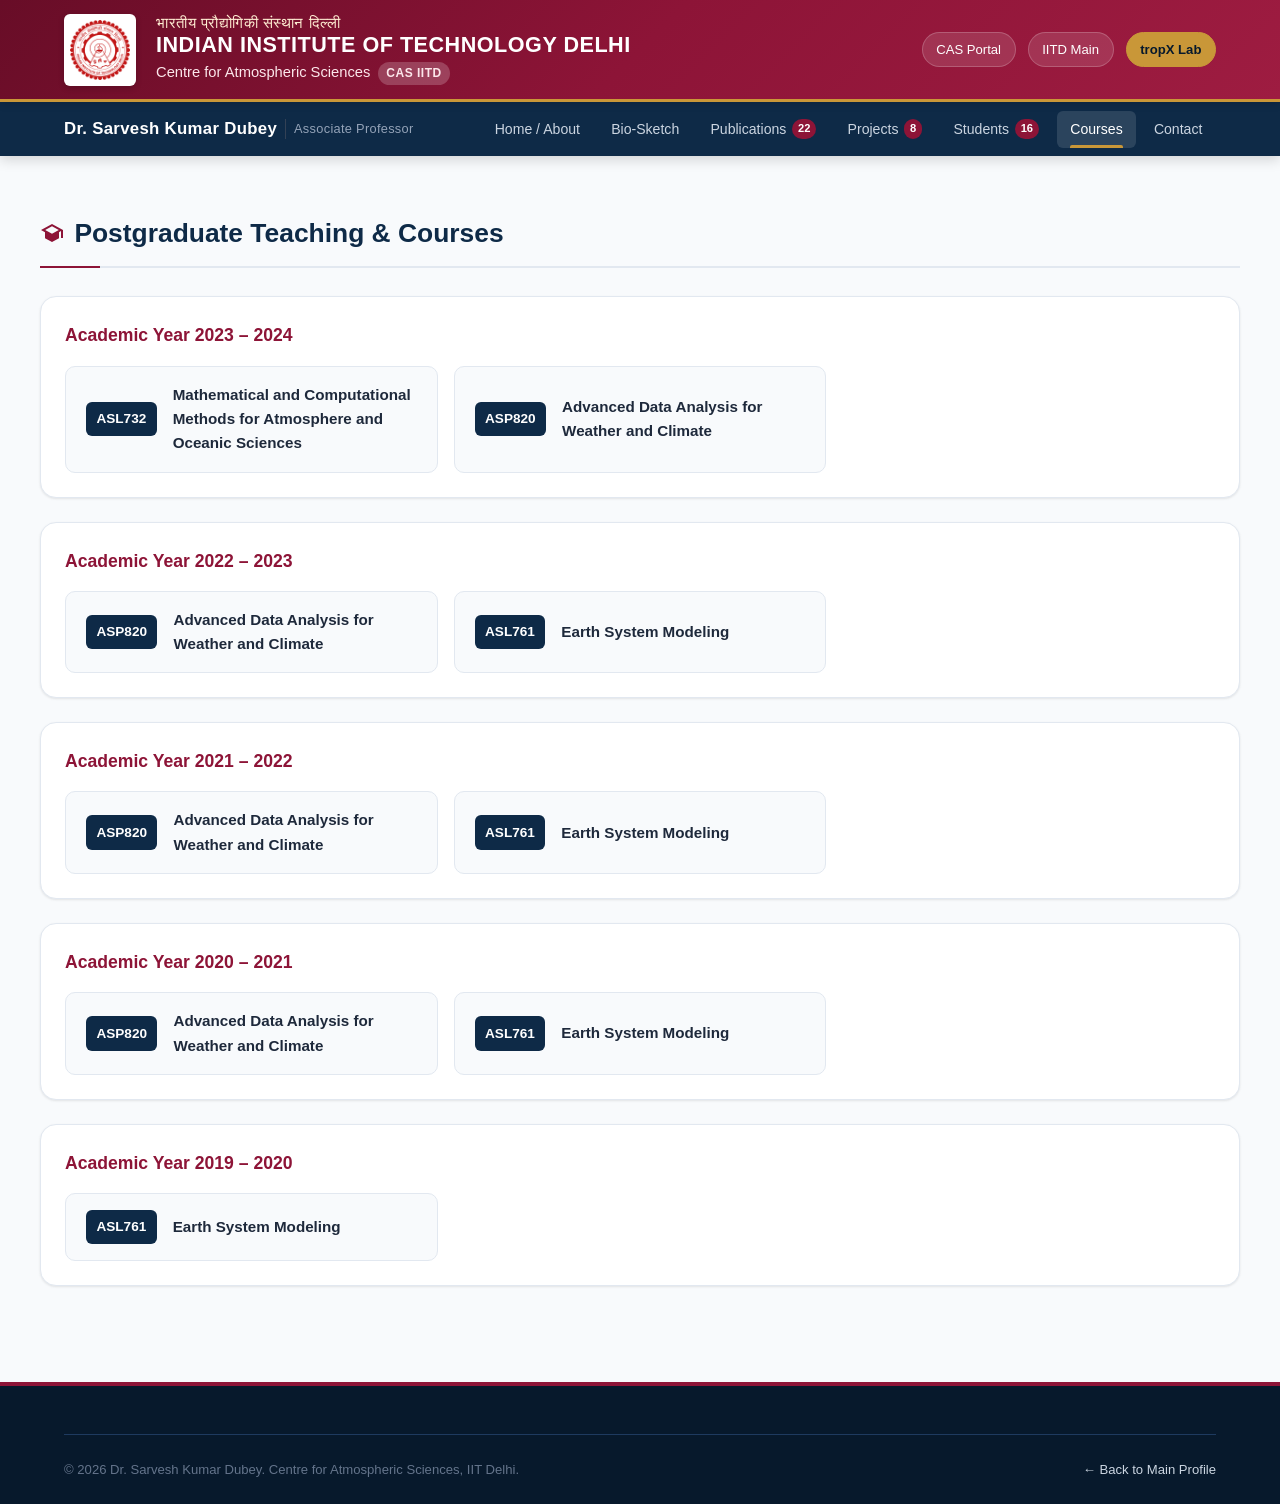
<file: courses.html>
<!DOCTYPE html>
<html lang="en">
<head>
  <meta charset="UTF-8">
  <meta name="viewport" content="width=device-width, initial-scale=1.0">
  <title>Courses & Teaching | Dr. Sarvesh Kumar Dubey | IIT Delhi</title>
  <link rel="stylesheet" href="assets/css/style.css">
  <link rel="shortcut icon" href="assets/images/iitd_logo_red.png" type="image/png">
</head>
<body>

  <!-- TOP INSTITUTIONAL BANNER -->
  <header class="iitd-topbar">
    <div class="container iitd-topbar-content">
      <div class="iitd-brand-group">
        <a href="index.html" class="iitd-logo-badge" title="IIT Delhi Official Website">
          <img src="assets/images/iitd_logo_red.png" alt="IIT Delhi Crest Logo">
        </a>
        <div class="iitd-titles">
          <span class="iitd-hindi-name">भारतीय प्रौद्योगिकी संस्थान दिल्ली</span>
          <span class="iitd-english-name">Indian Institute of Technology Delhi</span>
          <span class="iitd-dept-name">
            Centre for Atmospheric Sciences
            <span class="badge">CAS IITD</span>
          </span>
        </div>
      </div>

      <div class="iitd-topbar-links">
        <a href="https://cas.iitd.ac.in" target="_blank" rel="noopener noreferrer" class="top-pill-link">CAS Portal</a>
        <a href="https://home.iitd.ac.in" target="_blank" rel="noopener noreferrer" class="top-pill-link">IITD Main</a>
        <a href="https://tropx.iitd.ac.in" target="_blank" rel="noopener noreferrer" class="top-pill-link highlight">tropX Lab</a>
      </div>
    </div>
  </header>

  <!-- NAVIGATION BAR -->
  <nav class="main-nav-wrapper">
    <div class="container main-nav">
      <a href="index.html" class="nav-faculty-name">
        Dr. Sarvesh Kumar Dubey
        <span class="sub-role">Associate Professor</span>
      </a>

      <button class="mobile-menu-btn" id="mobileMenuBtn" aria-label="Toggle Navigation Menu">&#9776;</button>

      <ul class="nav-menu" id="navMenu">
        <li class="nav-item"><a href="index.html" class="nav-link">Home / About</a></li>
        <li class="nav-item"><a href="biosketch.html" class="nav-link">Bio-Sketch</a></li>
        <li class="nav-item"><a href="publications.html" class="nav-link">Publications <span class="badge-count">22</span></a></li>
        <li class="nav-item"><a href="projects.html" class="nav-link">Projects <span class="badge-count">8</span></a></li>
        <li class="nav-item"><a href="students.html" class="nav-link">Students <span class="badge-count">16</span></a></li>
        <li class="nav-item"><a href="courses.html" class="nav-link active">Courses</a></li>
        <li class="nav-item"><a href="contact.html" class="nav-link">Contact</a></li>
      </ul>
    </div>
  </nav>

  <!-- MAIN CONTENT -->
  <main class="main-content container">
    <section class="section-wrapper" style="margin-top: 1rem;">
      <div class="section-header">
        <h1 class="section-title">
          <svg width="24" height="24" fill="currentColor" viewBox="0 0 24 24"><path d="M12 3L1 9l4 2.18v6L12 21l7-3.82v-6l2-1.09V17h2V9L12 3zm6.82 6L12 12.72 5.18 9 12 5.28 18.82 9z"/></svg>
          Postgraduate Teaching & Courses
        </h1>
      </div>

      <div class="courses-container">
        
        <!-- 2023-2024 -->
        <div class="course-year-block">
          <h3 class="course-year-header">
            <span>Academic Year 2023 – 2024</span>
          </h3>
          <div class="course-cards-list">
            <div class="course-card">
              <span class="course-code-badge">ASL732</span>
              <span class="course-title">Mathematical and Computational Methods for Atmosphere and Oceanic Sciences</span>
            </div>
            <div class="course-card">
              <span class="course-code-badge">ASP820</span>
              <span class="course-title">Advanced Data Analysis for Weather and Climate</span>
            </div>
          </div>
        </div>

        <!-- 2022-2023 -->
        <div class="course-year-block">
          <h3 class="course-year-header">
            <span>Academic Year 2022 – 2023</span>
          </h3>
          <div class="course-cards-list">
            <div class="course-card">
              <span class="course-code-badge">ASP820</span>
              <span class="course-title">Advanced Data Analysis for Weather and Climate</span>
            </div>
            <div class="course-card">
              <span class="course-code-badge">ASL761</span>
              <span class="course-title">Earth System Modeling</span>
            </div>
          </div>
        </div>

        <!-- 2021-2022 -->
        <div class="course-year-block">
          <h3 class="course-year-header">
            <span>Academic Year 2021 – 2022</span>
          </h3>
          <div class="course-cards-list">
            <div class="course-card">
              <span class="course-code-badge">ASP820</span>
              <span class="course-title">Advanced Data Analysis for Weather and Climate</span>
            </div>
            <div class="course-card">
              <span class="course-code-badge">ASL761</span>
              <span class="course-title">Earth System Modeling</span>
            </div>
          </div>
        </div>

        <!-- 2020-2021 -->
        <div class="course-year-block">
          <h3 class="course-year-header">
            <span>Academic Year 2020 – 2021</span>
          </h3>
          <div class="course-cards-list">
            <div class="course-card">
              <span class="course-code-badge">ASP820</span>
              <span class="course-title">Advanced Data Analysis for Weather and Climate</span>
            </div>
            <div class="course-card">
              <span class="course-code-badge">ASL761</span>
              <span class="course-title">Earth System Modeling</span>
            </div>
          </div>
        </div>

        <!-- 2019-2020 -->
        <div class="course-year-block">
          <h3 class="course-year-header">
            <span>Academic Year 2019 – 2020</span>
          </h3>
          <div class="course-cards-list">
            <div class="course-card">
              <span class="course-code-badge">ASL761</span>
              <span class="course-title">Earth System Modeling</span>
            </div>
          </div>
        </div>

      </div>
    </section>
  </main>

  <!-- FOOTER -->
  <footer class="site-footer">
    <div class="container">
      <div class="footer-bottom">
        <div>&copy; 2026 Dr. Sarvesh Kumar Dubey. Centre for Atmospheric Sciences, IIT Delhi.</div>
        <div><a href="index.html" style="color: #cbd5e1;">&larr; Back to Main Profile</a></div>
      </div>
    </div>
  </footer>

  <script src="assets/js/main.js"></script>
</body>
</html>
</file>
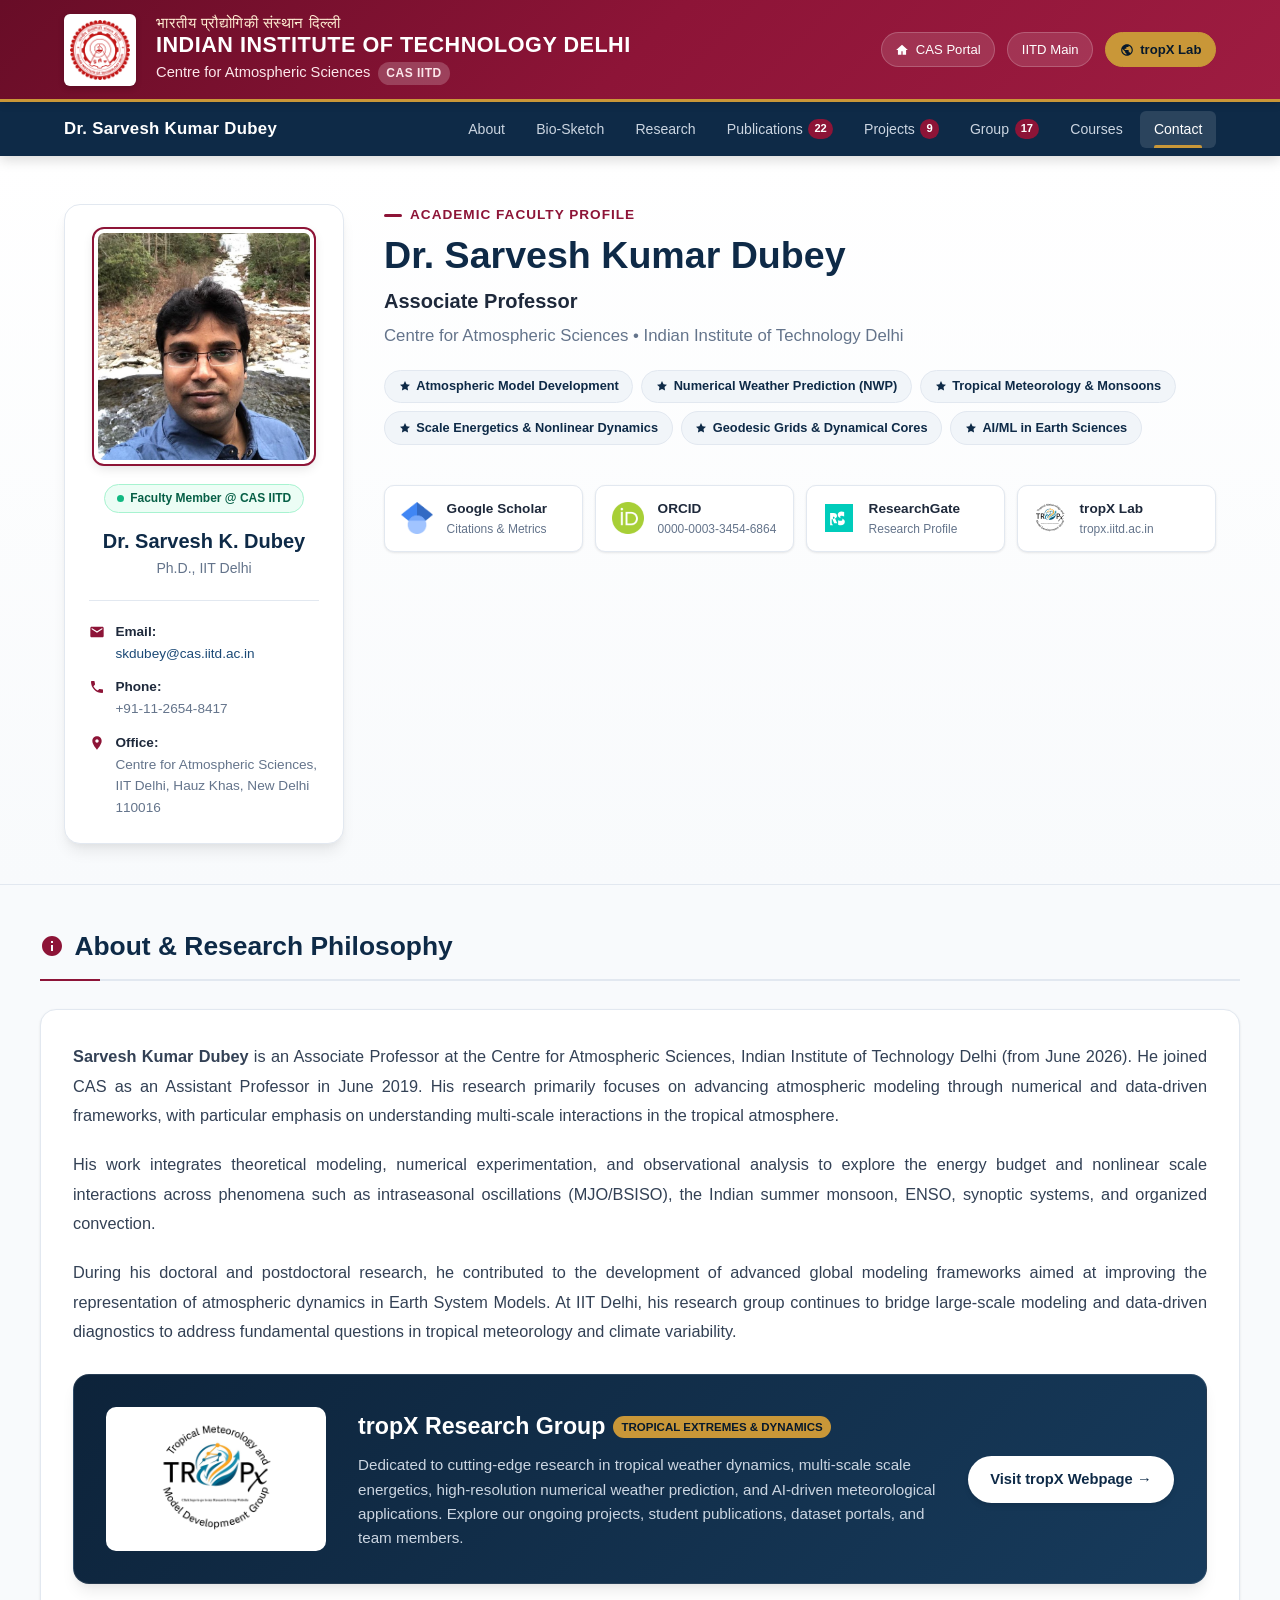
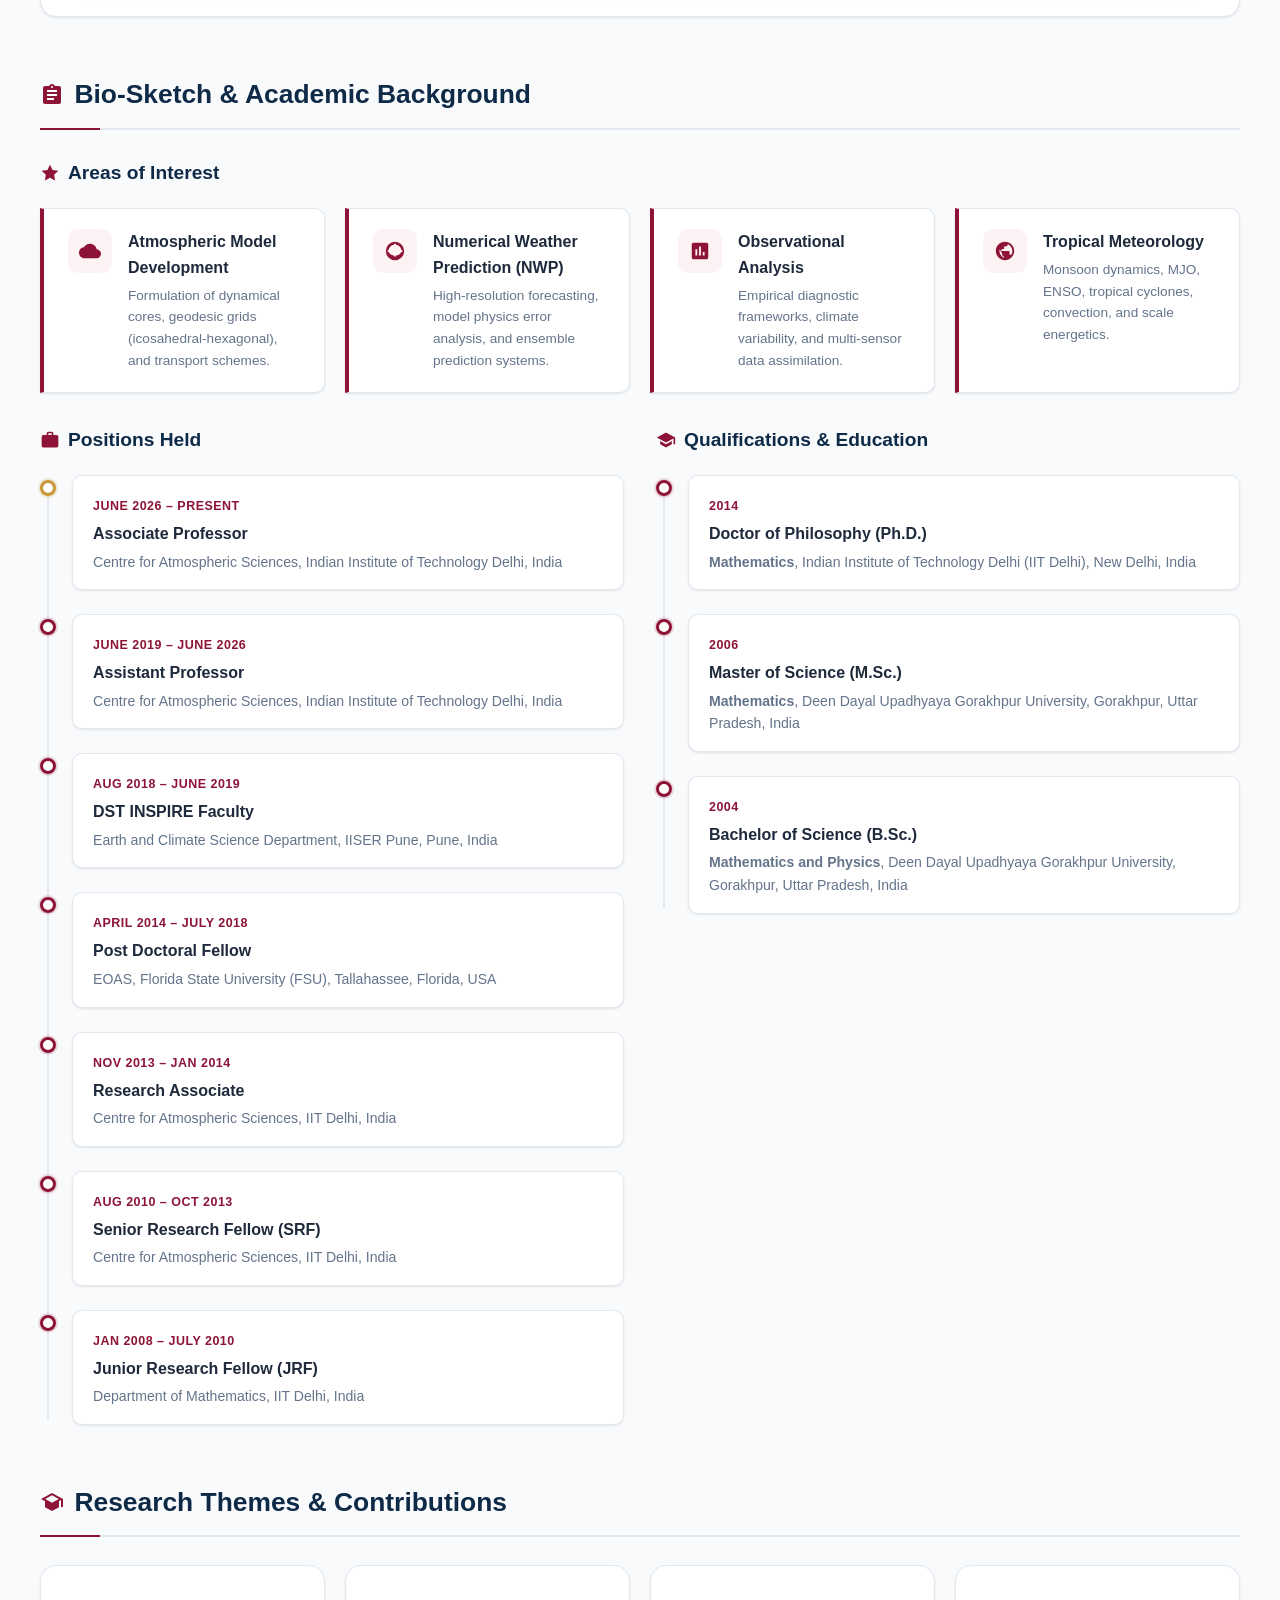
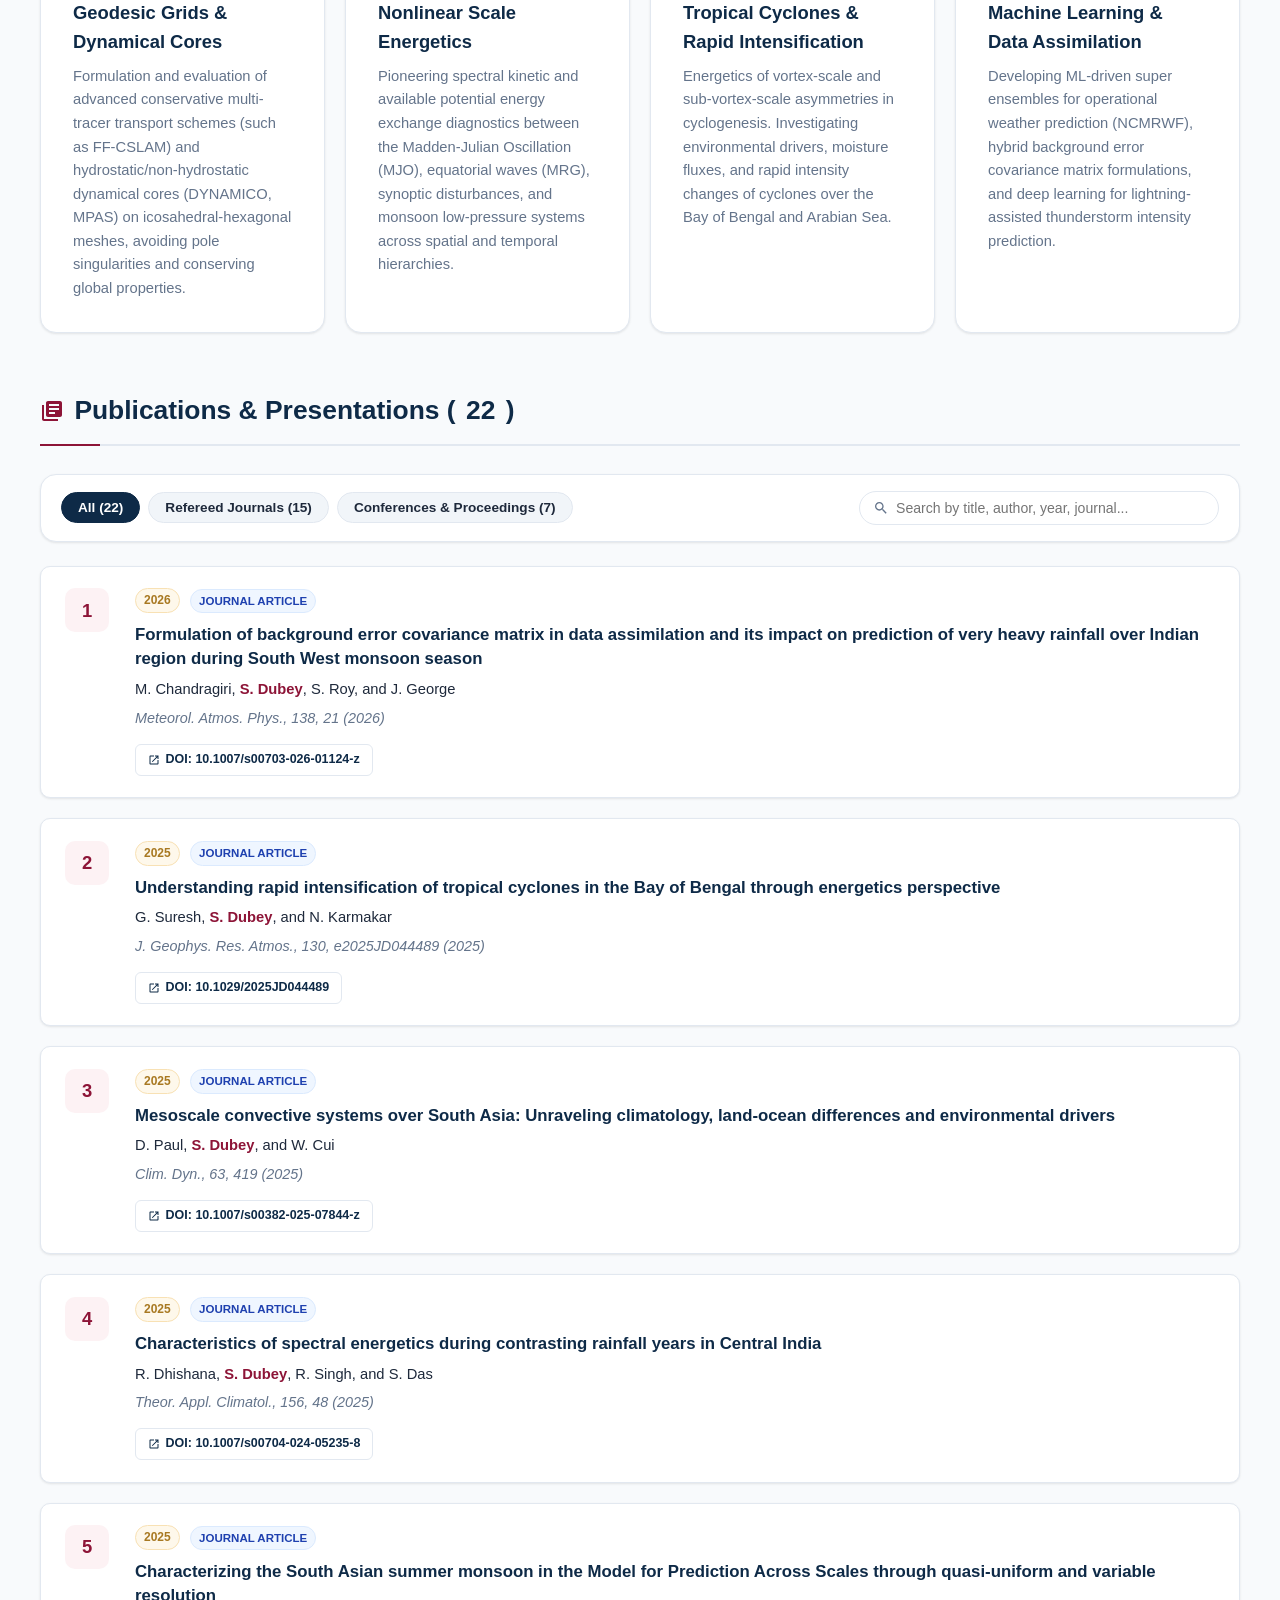
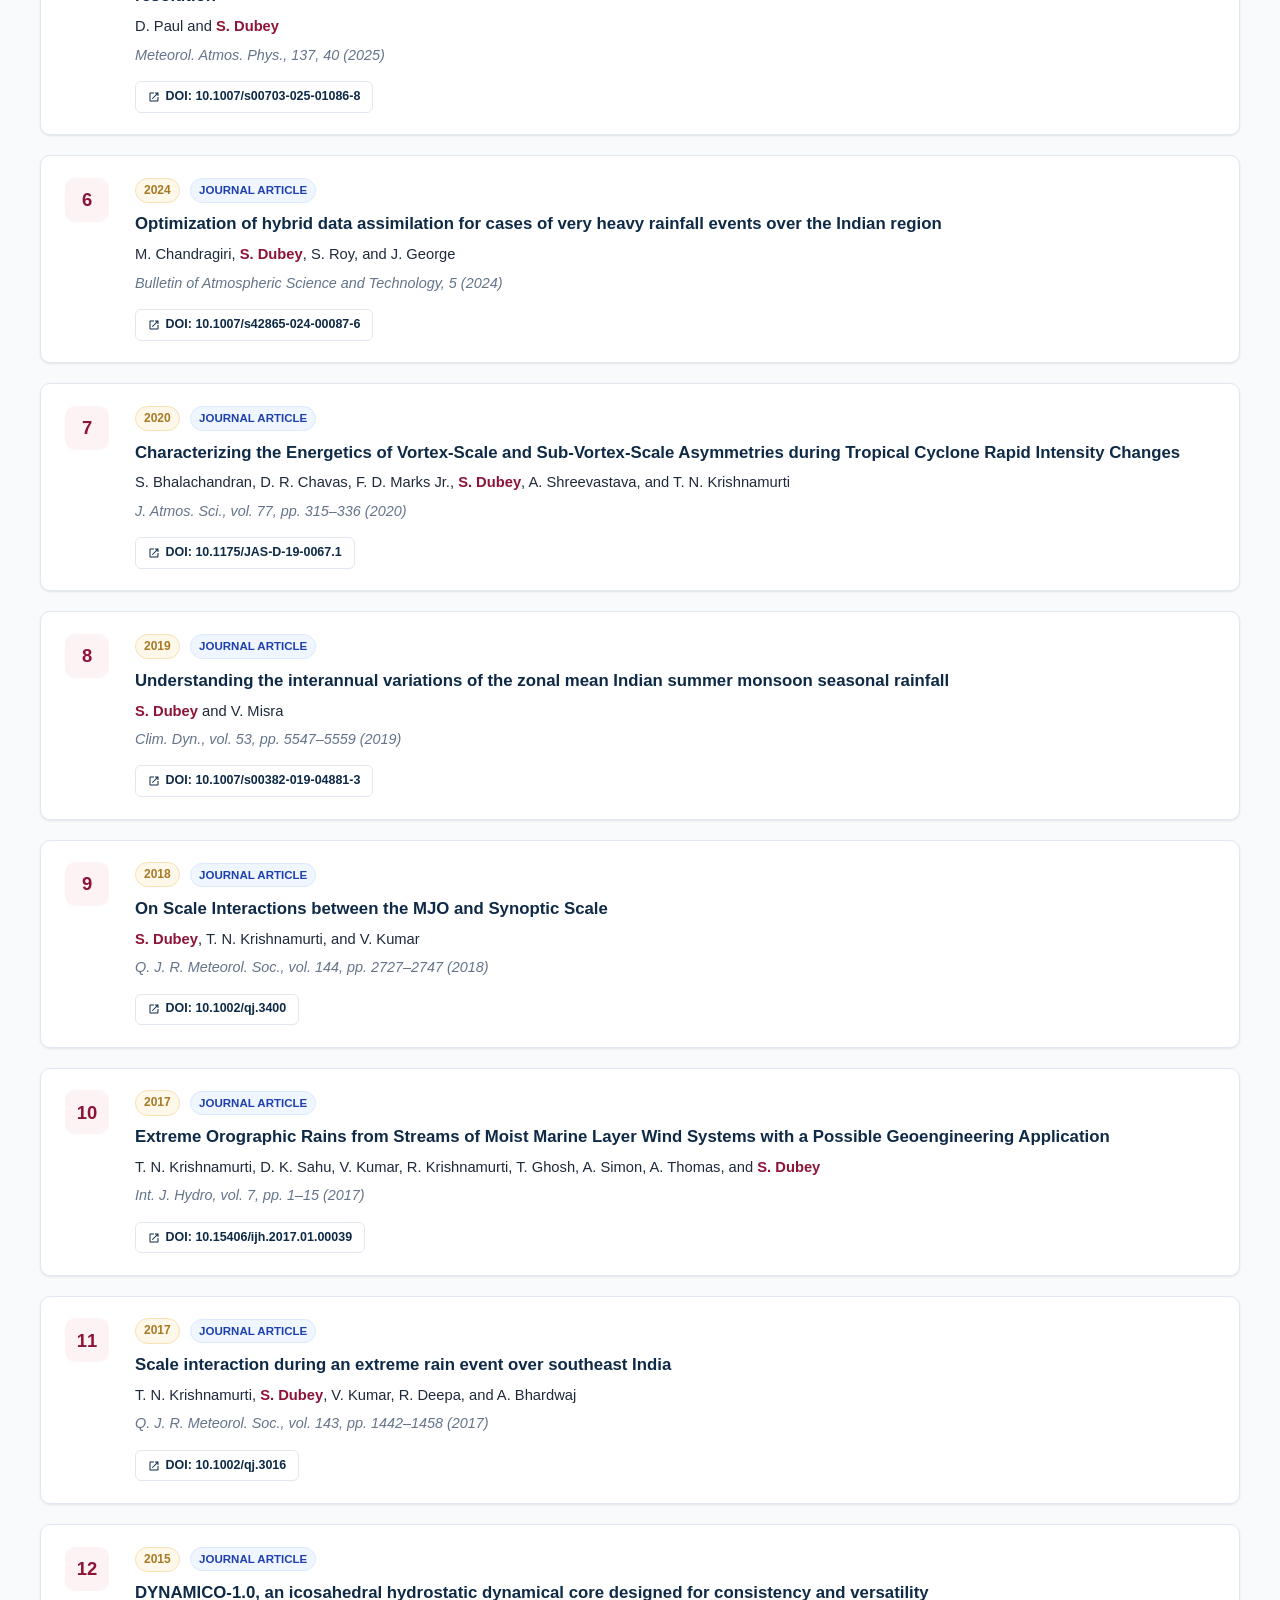
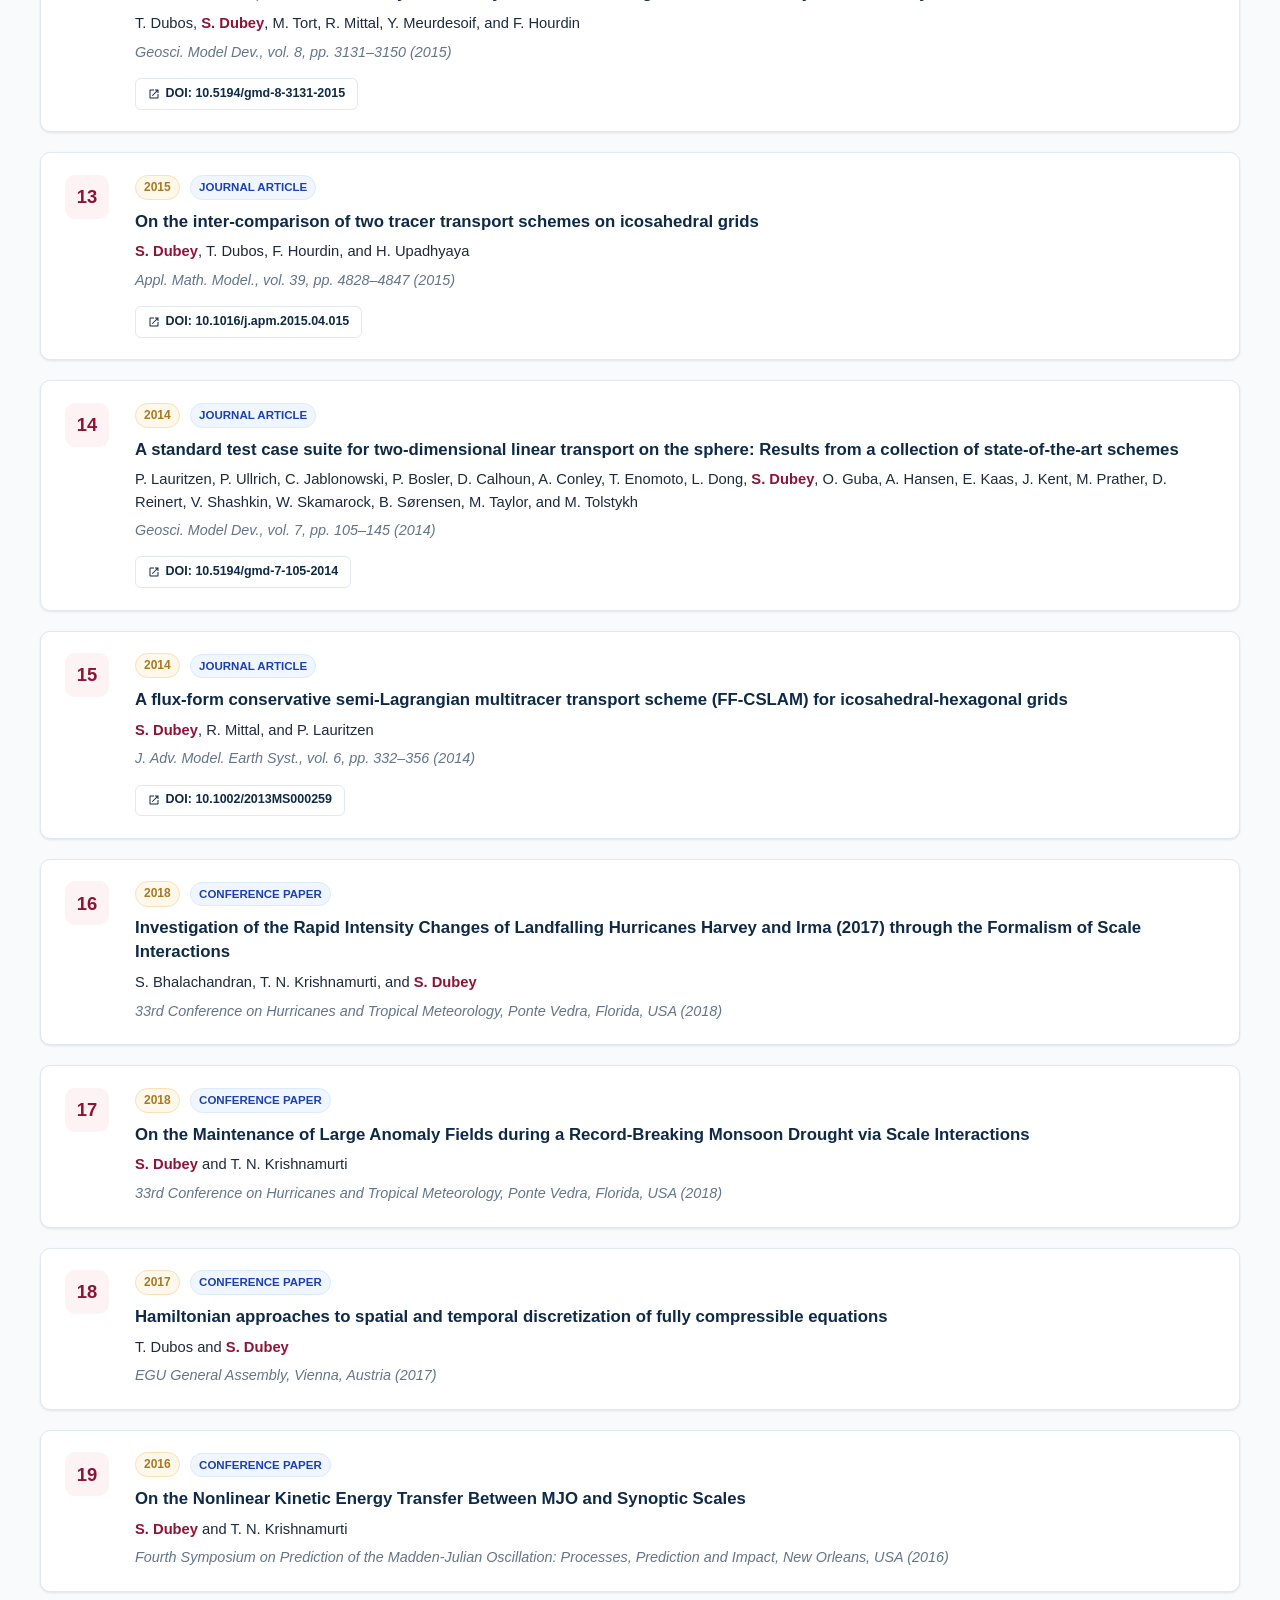
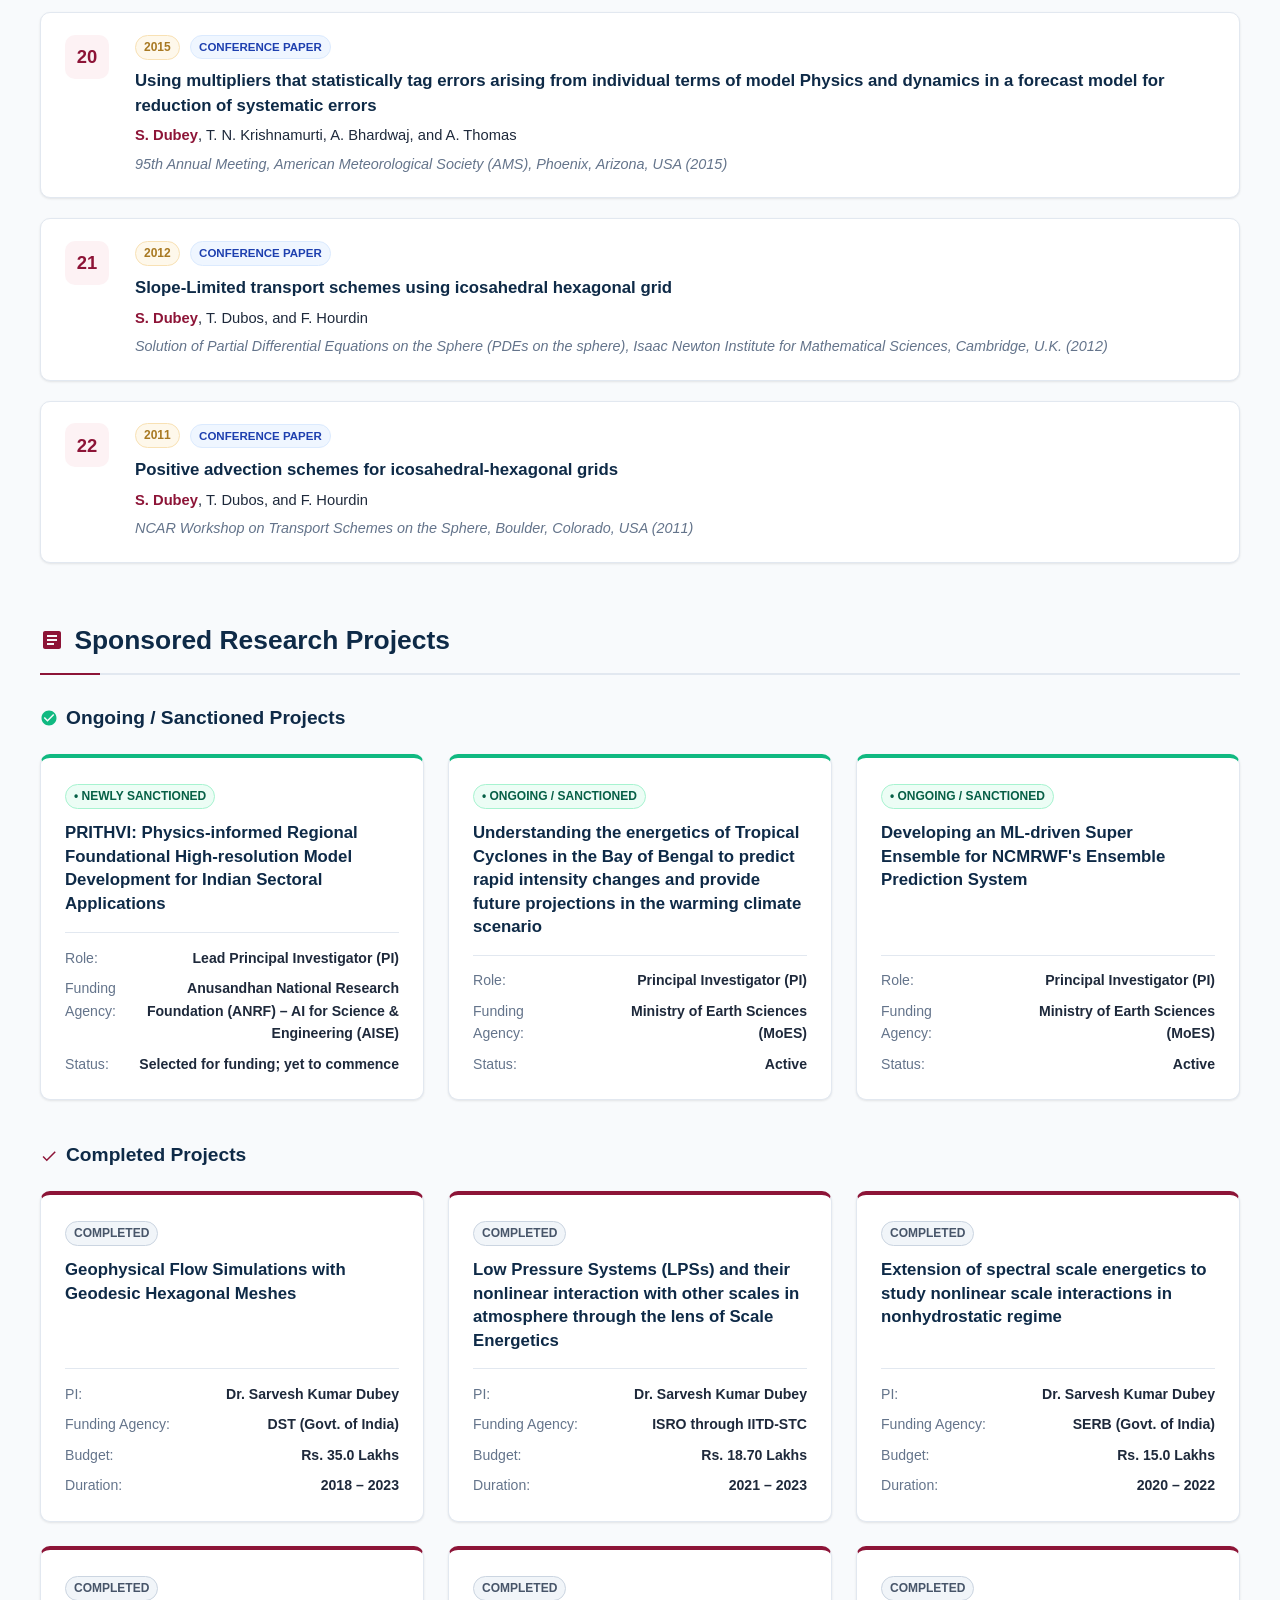
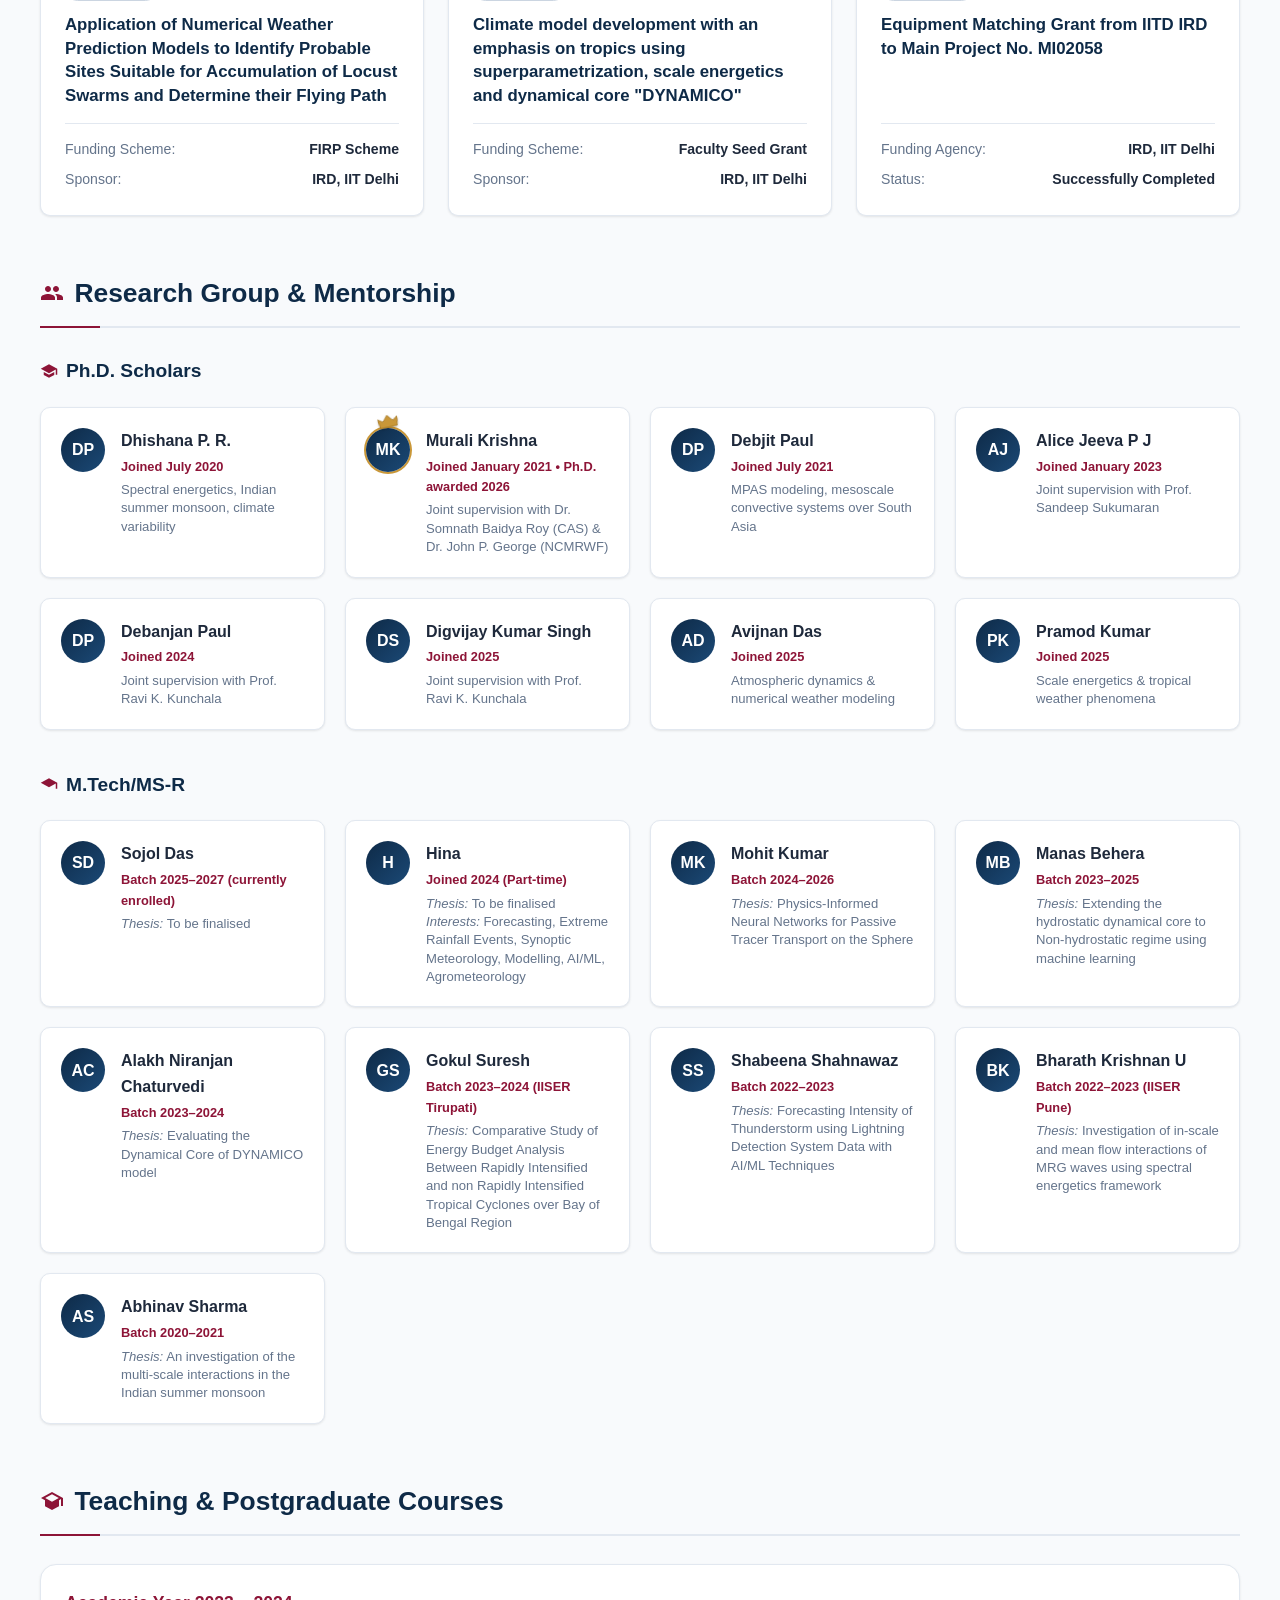
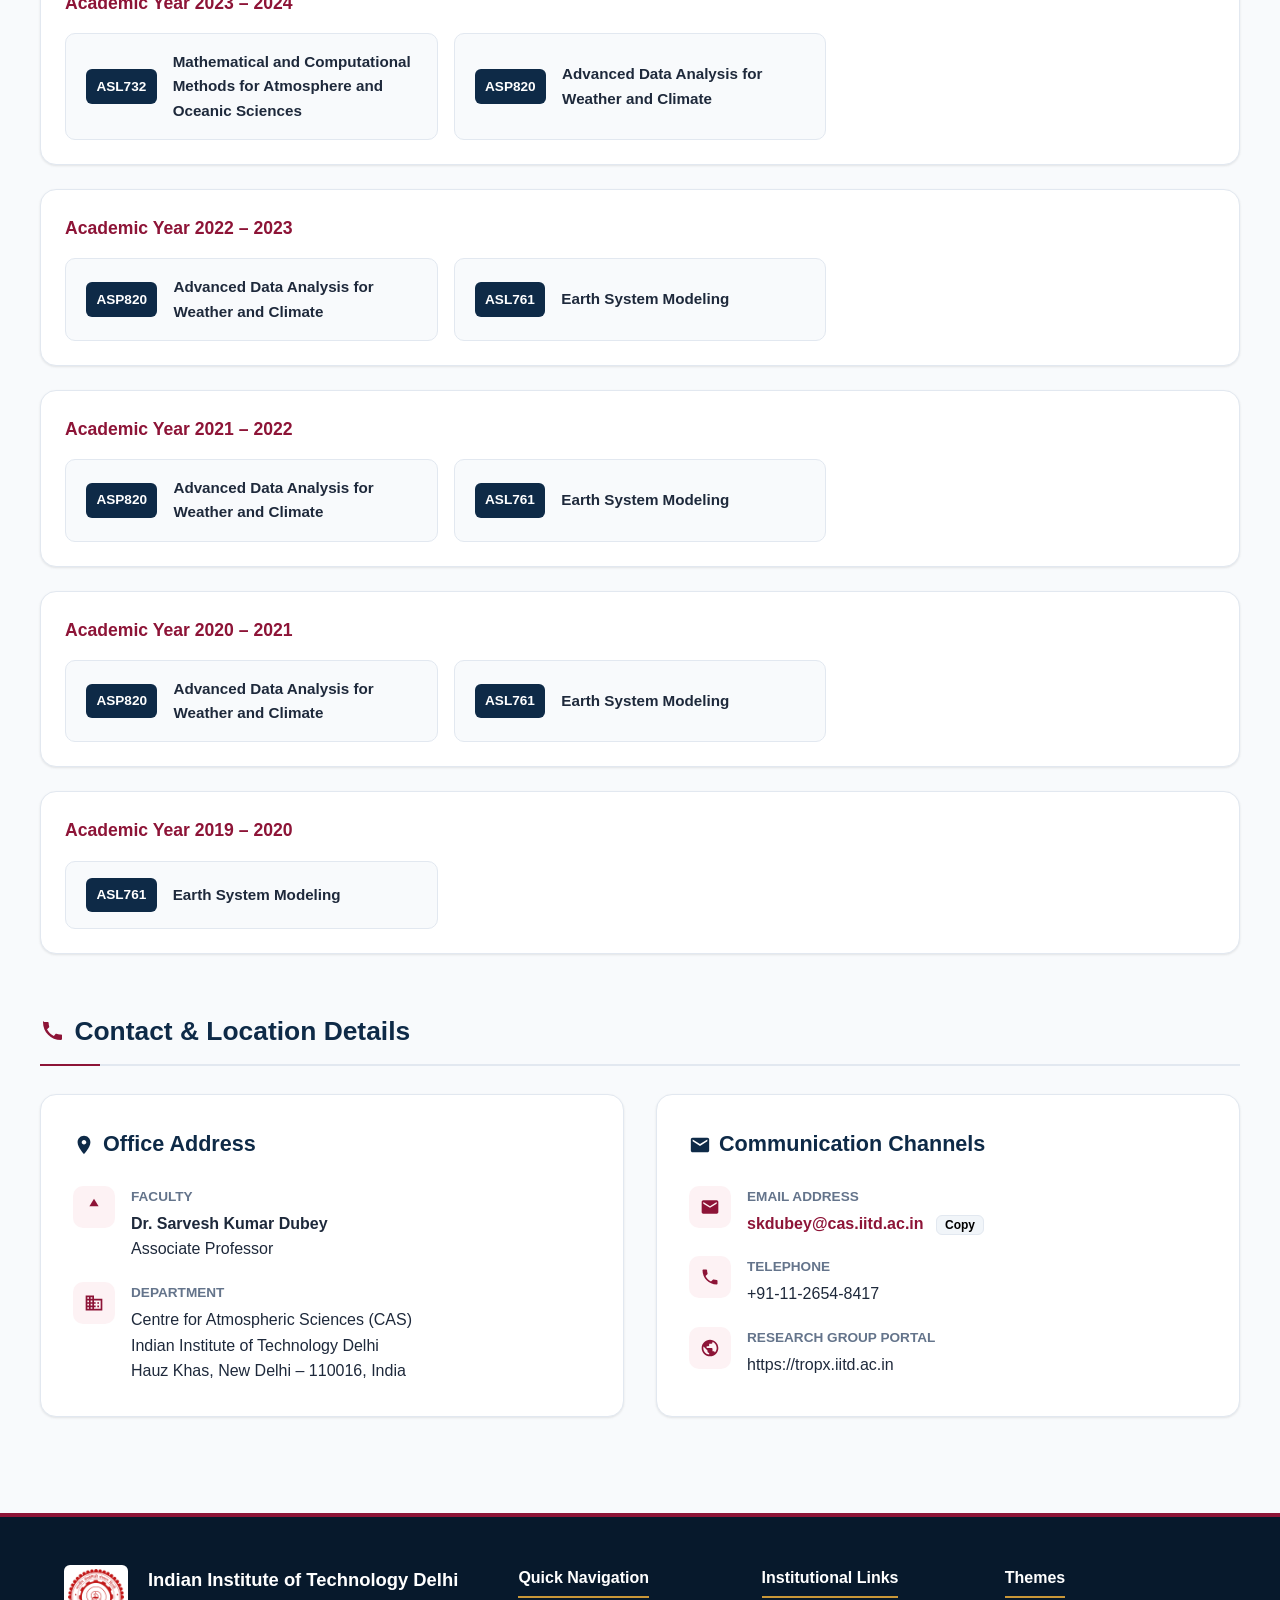
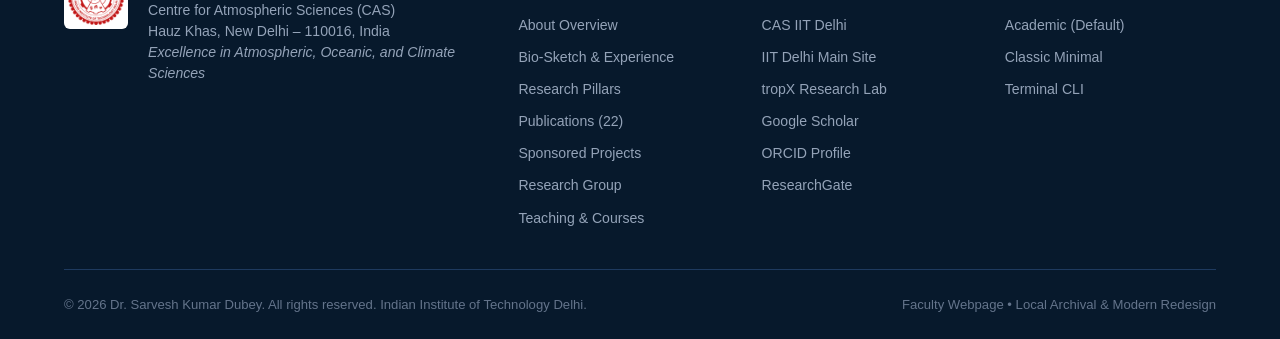
<file: home.html>
<!DOCTYPE html>
<html lang="en">
<head>
  <meta charset="UTF-8">
  <meta http-equiv="refresh" content="0; url=index.html">
  <title>Dr. Sarvesh Kumar Dubey | IIT Delhi</title>
  <script>window.location.href = "index.html";</script>
</head>
<body>
  <p>Redirecting to <a href="index.html">Faculty Home Page</a>...</p>
</body>
</html>
</file>
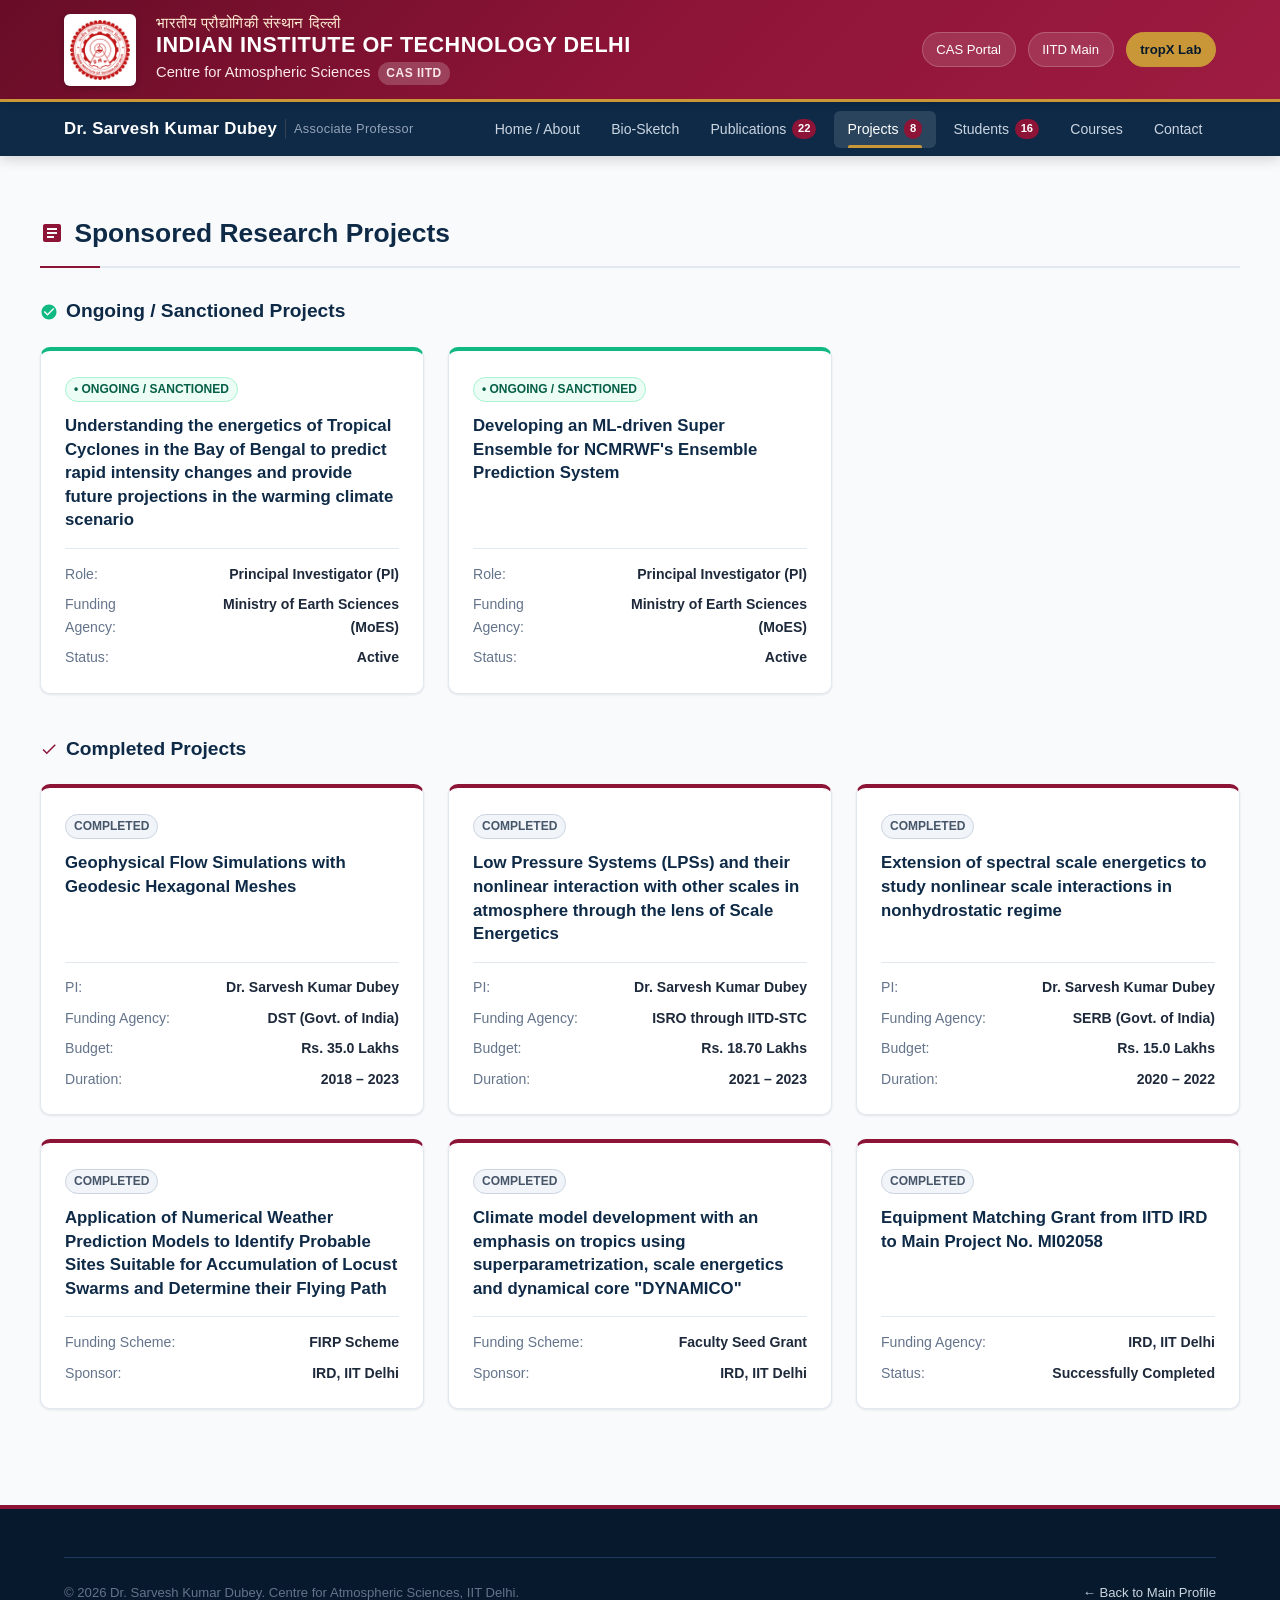
<file: projects.html>
<!DOCTYPE html>
<html lang="en">
<head>
  <meta charset="UTF-8">
  <meta name="viewport" content="width=device-width, initial-scale=1.0">
  <title>Sponsored Projects | Dr. Sarvesh Kumar Dubey | IIT Delhi</title>
  <link rel="stylesheet" href="assets/css/style.css">
  <link rel="shortcut icon" href="assets/images/iitd_logo_red.png" type="image/png">
</head>
<body>

  <!-- TOP INSTITUTIONAL BANNER -->
  <header class="iitd-topbar">
    <div class="container iitd-topbar-content">
      <div class="iitd-brand-group">
        <a href="index.html" class="iitd-logo-badge" title="IIT Delhi Official Website">
          <img src="assets/images/iitd_logo_red.png" alt="IIT Delhi Crest Logo">
        </a>
        <div class="iitd-titles">
          <span class="iitd-hindi-name">भारतीय प्रौद्योगिकी संस्थान दिल्ली</span>
          <span class="iitd-english-name">Indian Institute of Technology Delhi</span>
          <span class="iitd-dept-name">
            Centre for Atmospheric Sciences
            <span class="badge">CAS IITD</span>
          </span>
        </div>
      </div>

      <div class="iitd-topbar-links">
        <a href="https://cas.iitd.ac.in" target="_blank" rel="noopener noreferrer" class="top-pill-link">CAS Portal</a>
        <a href="https://home.iitd.ac.in" target="_blank" rel="noopener noreferrer" class="top-pill-link">IITD Main</a>
        <a href="https://tropx.iitd.ac.in" target="_blank" rel="noopener noreferrer" class="top-pill-link highlight">tropX Lab</a>
      </div>
    </div>
  </header>

  <!-- NAVIGATION BAR -->
  <nav class="main-nav-wrapper">
    <div class="container main-nav">
      <a href="index.html" class="nav-faculty-name">
        Dr. Sarvesh Kumar Dubey
        <span class="sub-role">Associate Professor</span>
      </a>

      <button class="mobile-menu-btn" id="mobileMenuBtn" aria-label="Toggle Navigation Menu">&#9776;</button>

      <ul class="nav-menu" id="navMenu">
        <li class="nav-item"><a href="index.html" class="nav-link">Home / About</a></li>
        <li class="nav-item"><a href="biosketch.html" class="nav-link">Bio-Sketch</a></li>
        <li class="nav-item"><a href="publications.html" class="nav-link">Publications <span class="badge-count">22</span></a></li>
        <li class="nav-item"><a href="projects.html" class="nav-link active">Projects <span class="badge-count">8</span></a></li>
        <li class="nav-item"><a href="students.html" class="nav-link">Students <span class="badge-count">16</span></a></li>
        <li class="nav-item"><a href="courses.html" class="nav-link">Courses</a></li>
        <li class="nav-item"><a href="contact.html" class="nav-link">Contact</a></li>
      </ul>
    </div>
  </nav>

  <!-- MAIN CONTENT -->
  <main class="main-content container">
    <section class="section-wrapper" style="margin-top: 1rem;">
      <div class="section-header">
        <h1 class="section-title">
          <svg width="24" height="24" fill="currentColor" viewBox="0 0 24 24"><path d="M19 3H5c-1.1 0-2 .9-2 2v14c0 1.1.9 2 2 2h14c1.1 0 2-.9 2-2V5c0-1.1-.9-2-2-2zm-5 14H7v-2h7v2zm3-4H7v-2h10v2zm0-4H7V7h10v2z"/></svg>
          Sponsored Research Projects
        </h1>
      </div>

      <!-- Ongoing Projects -->
      <h3 class="subsection-title">
        <svg width="18" height="18" fill="#10b981" viewBox="0 0 24 24"><path d="M12 2C6.48 2 2 6.48 2 12s4.48 10 10 10 10-4.48 10-10S17.52 2 12 2zm-2 15l-5-5 1.41-1.41L10 14.17l7.59-7.59L19 8l-9 9z"/></svg>
        Ongoing / Sanctioned Projects
      </h3>
      <div class="projects-grid" style="margin-bottom: 2.5rem;">
        
        <div class="project-card ongoing">
          <div>
            <span class="project-status ongoing">&bull; Ongoing / Sanctioned</span>
            <h4 class="project-title">Understanding the energetics of Tropical Cyclones in the Bay of Bengal to predict rapid intensity changes and provide future projections in the warming climate scenario</h4>
          </div>
          <ul class="project-details">
            <li class="project-detail-item">
              <span class="project-detail-label">Role:</span>
              <span class="project-detail-val">Principal Investigator (PI)</span>
            </li>
            <li class="project-detail-item">
              <span class="project-detail-label">Funding Agency:</span>
              <span class="project-detail-val">Ministry of Earth Sciences (MoES)</span>
            </li>
            <li class="project-detail-item">
              <span class="project-detail-label">Status:</span>
              <span class="project-detail-val">Active</span>
            </li>
          </ul>
        </div>

        <div class="project-card ongoing">
          <div>
            <span class="project-status ongoing">&bull; Ongoing / Sanctioned</span>
            <h4 class="project-title">Developing an ML-driven Super Ensemble for NCMRWF's Ensemble Prediction System</h4>
          </div>
          <ul class="project-details">
            <li class="project-detail-item">
              <span class="project-detail-label">Role:</span>
              <span class="project-detail-val">Principal Investigator (PI)</span>
            </li>
            <li class="project-detail-item">
              <span class="project-detail-label">Funding Agency:</span>
              <span class="project-detail-val">Ministry of Earth Sciences (MoES)</span>
            </li>
            <li class="project-detail-item">
              <span class="project-detail-label">Status:</span>
              <span class="project-detail-val">Active</span>
            </li>
          </ul>
        </div>

      </div>

      <!-- Completed Projects -->
      <h3 class="subsection-title">
        <svg width="18" height="18" fill="currentColor" viewBox="0 0 24 24"><path d="M9 16.2L4.8 12l-1.4 1.4L9 19 21 7l-1.4-1.4L9 16.2z"/></svg>
        Completed Projects
      </h3>
      <div class="projects-grid">
        
        <div class="project-card">
          <div>
            <span class="project-status completed">Completed</span>
            <h4 class="project-title">Geophysical Flow Simulations with Geodesic Hexagonal Meshes</h4>
          </div>
          <ul class="project-details">
            <li class="project-detail-item">
              <span class="project-detail-label">PI:</span>
              <span class="project-detail-val">Dr. Sarvesh Kumar Dubey</span>
            </li>
            <li class="project-detail-item">
              <span class="project-detail-label">Funding Agency:</span>
              <span class="project-detail-val">DST (Govt. of India)</span>
            </li>
            <li class="project-detail-item">
              <span class="project-detail-label">Budget:</span>
              <span class="project-detail-val">Rs. 35.0 Lakhs</span>
            </li>
            <li class="project-detail-item">
              <span class="project-detail-label">Duration:</span>
              <span class="project-detail-val">2018 – 2023</span>
            </li>
          </ul>
        </div>

        <div class="project-card">
          <div>
            <span class="project-status completed">Completed</span>
            <h4 class="project-title">Low Pressure Systems (LPSs) and their nonlinear interaction with other scales in atmosphere through the lens of Scale Energetics</h4>
          </div>
          <ul class="project-details">
            <li class="project-detail-item">
              <span class="project-detail-label">PI:</span>
              <span class="project-detail-val">Dr. Sarvesh Kumar Dubey</span>
            </li>
            <li class="project-detail-item">
              <span class="project-detail-label">Funding Agency:</span>
              <span class="project-detail-val">ISRO through IITD-STC</span>
            </li>
            <li class="project-detail-item">
              <span class="project-detail-label">Budget:</span>
              <span class="project-detail-val">Rs. 18.70 Lakhs</span>
            </li>
            <li class="project-detail-item">
              <span class="project-detail-label">Duration:</span>
              <span class="project-detail-val">2021 – 2023</span>
            </li>
          </ul>
        </div>

        <div class="project-card">
          <div>
            <span class="project-status completed">Completed</span>
            <h4 class="project-title">Extension of spectral scale energetics to study nonlinear scale interactions in nonhydrostatic regime</h4>
          </div>
          <ul class="project-details">
            <li class="project-detail-item">
              <span class="project-detail-label">PI:</span>
              <span class="project-detail-val">Dr. Sarvesh Kumar Dubey</span>
            </li>
            <li class="project-detail-item">
              <span class="project-detail-label">Funding Agency:</span>
              <span class="project-detail-val">SERB (Govt. of India)</span>
            </li>
            <li class="project-detail-item">
              <span class="project-detail-label">Budget:</span>
              <span class="project-detail-val">Rs. 15.0 Lakhs</span>
            </li>
            <li class="project-detail-item">
              <span class="project-detail-label">Duration:</span>
              <span class="project-detail-val">2020 – 2022</span>
            </li>
          </ul>
        </div>

        <div class="project-card">
          <div>
            <span class="project-status completed">Completed</span>
            <h4 class="project-title">Application of Numerical Weather Prediction Models to Identify Probable Sites Suitable for Accumulation of Locust Swarms and Determine their Flying Path</h4>
          </div>
          <ul class="project-details">
            <li class="project-detail-item">
              <span class="project-detail-label">Funding Scheme:</span>
              <span class="project-detail-val">FIRP Scheme</span>
            </li>
            <li class="project-detail-item">
              <span class="project-detail-label">Sponsor:</span>
              <span class="project-detail-val">IRD, IIT Delhi</span>
            </li>
          </ul>
        </div>

        <div class="project-card">
          <div>
            <span class="project-status completed">Completed</span>
            <h4 class="project-title">Climate model development with an emphasis on tropics using superparametrization, scale energetics and dynamical core "DYNAMICO"</h4>
          </div>
          <ul class="project-details">
            <li class="project-detail-item">
              <span class="project-detail-label">Funding Scheme:</span>
              <span class="project-detail-val">Faculty Seed Grant</span>
            </li>
            <li class="project-detail-item">
              <span class="project-detail-label">Sponsor:</span>
              <span class="project-detail-val">IRD, IIT Delhi</span>
            </li>
          </ul>
        </div>

        <div class="project-card">
          <div>
            <span class="project-status completed">Completed</span>
            <h4 class="project-title">Equipment Matching Grant from IITD IRD to Main Project No. MI02058</h4>
          </div>
          <ul class="project-details">
            <li class="project-detail-item">
              <span class="project-detail-label">Funding Agency:</span>
              <span class="project-detail-val">IRD, IIT Delhi</span>
            </li>
            <li class="project-detail-item">
              <span class="project-detail-label">Status:</span>
              <span class="project-detail-val">Successfully Completed</span>
            </li>
          </ul>
        </div>

      </div>
    </section>
  </main>

  <!-- FOOTER -->
  <footer class="site-footer">
    <div class="container">
      <div class="footer-bottom">
        <div>&copy; 2026 Dr. Sarvesh Kumar Dubey. Centre for Atmospheric Sciences, IIT Delhi.</div>
        <div><a href="index.html" style="color: #cbd5e1;">&larr; Back to Main Profile</a></div>
      </div>
    </div>
  </footer>

  <script src="assets/js/main.js"></script>
</body>
</html>
</file>
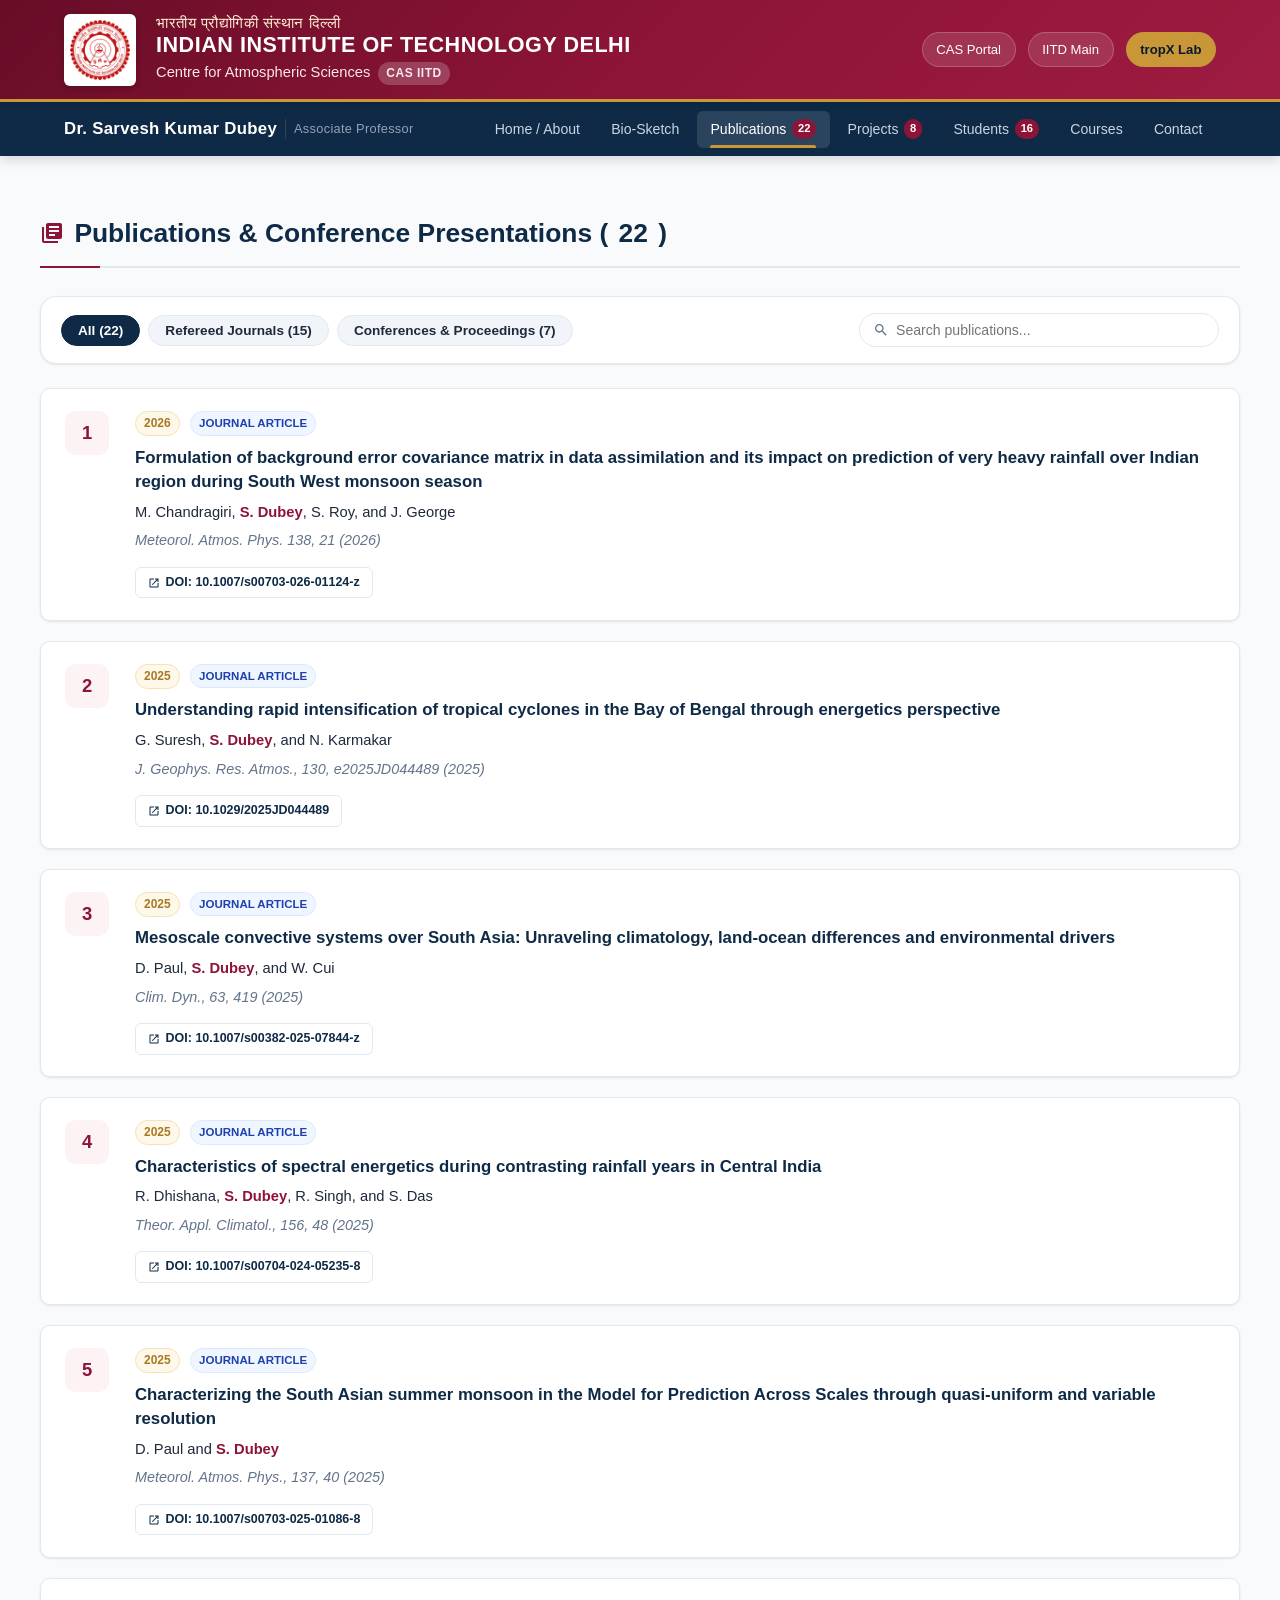
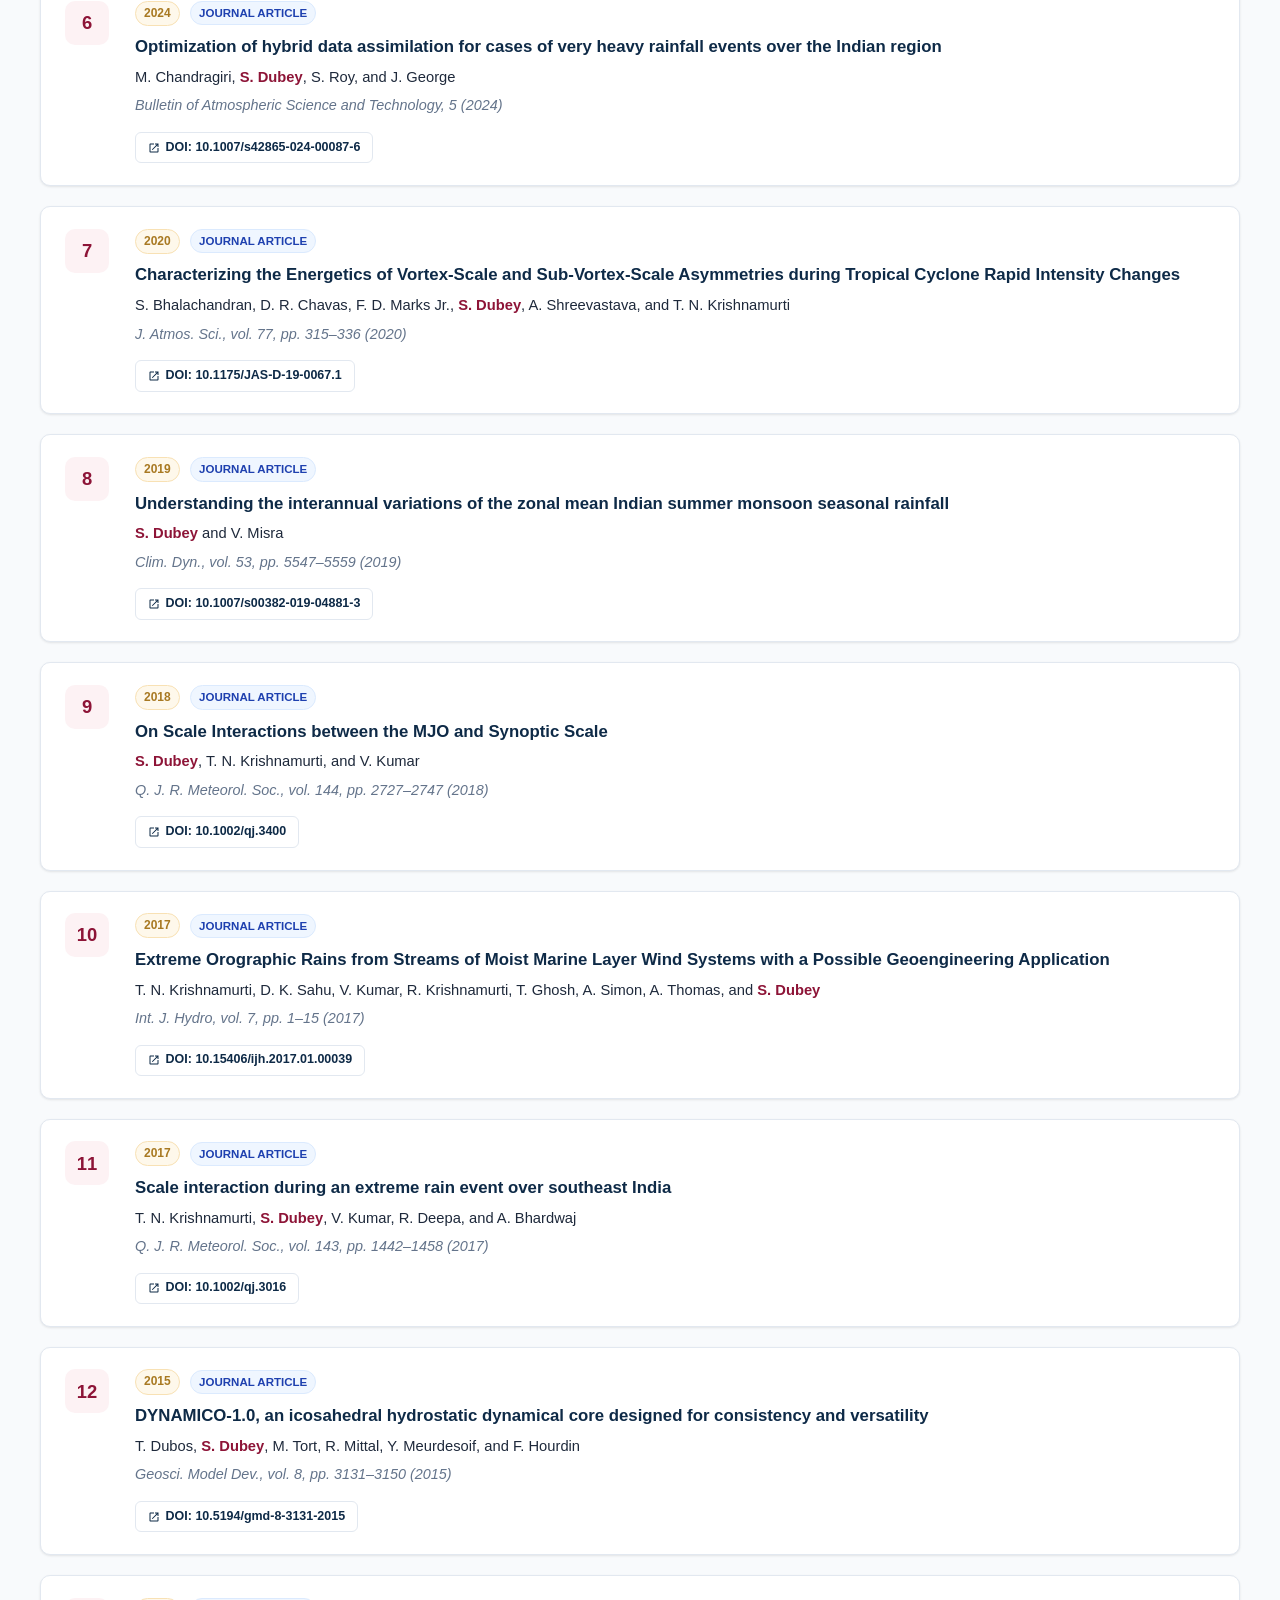
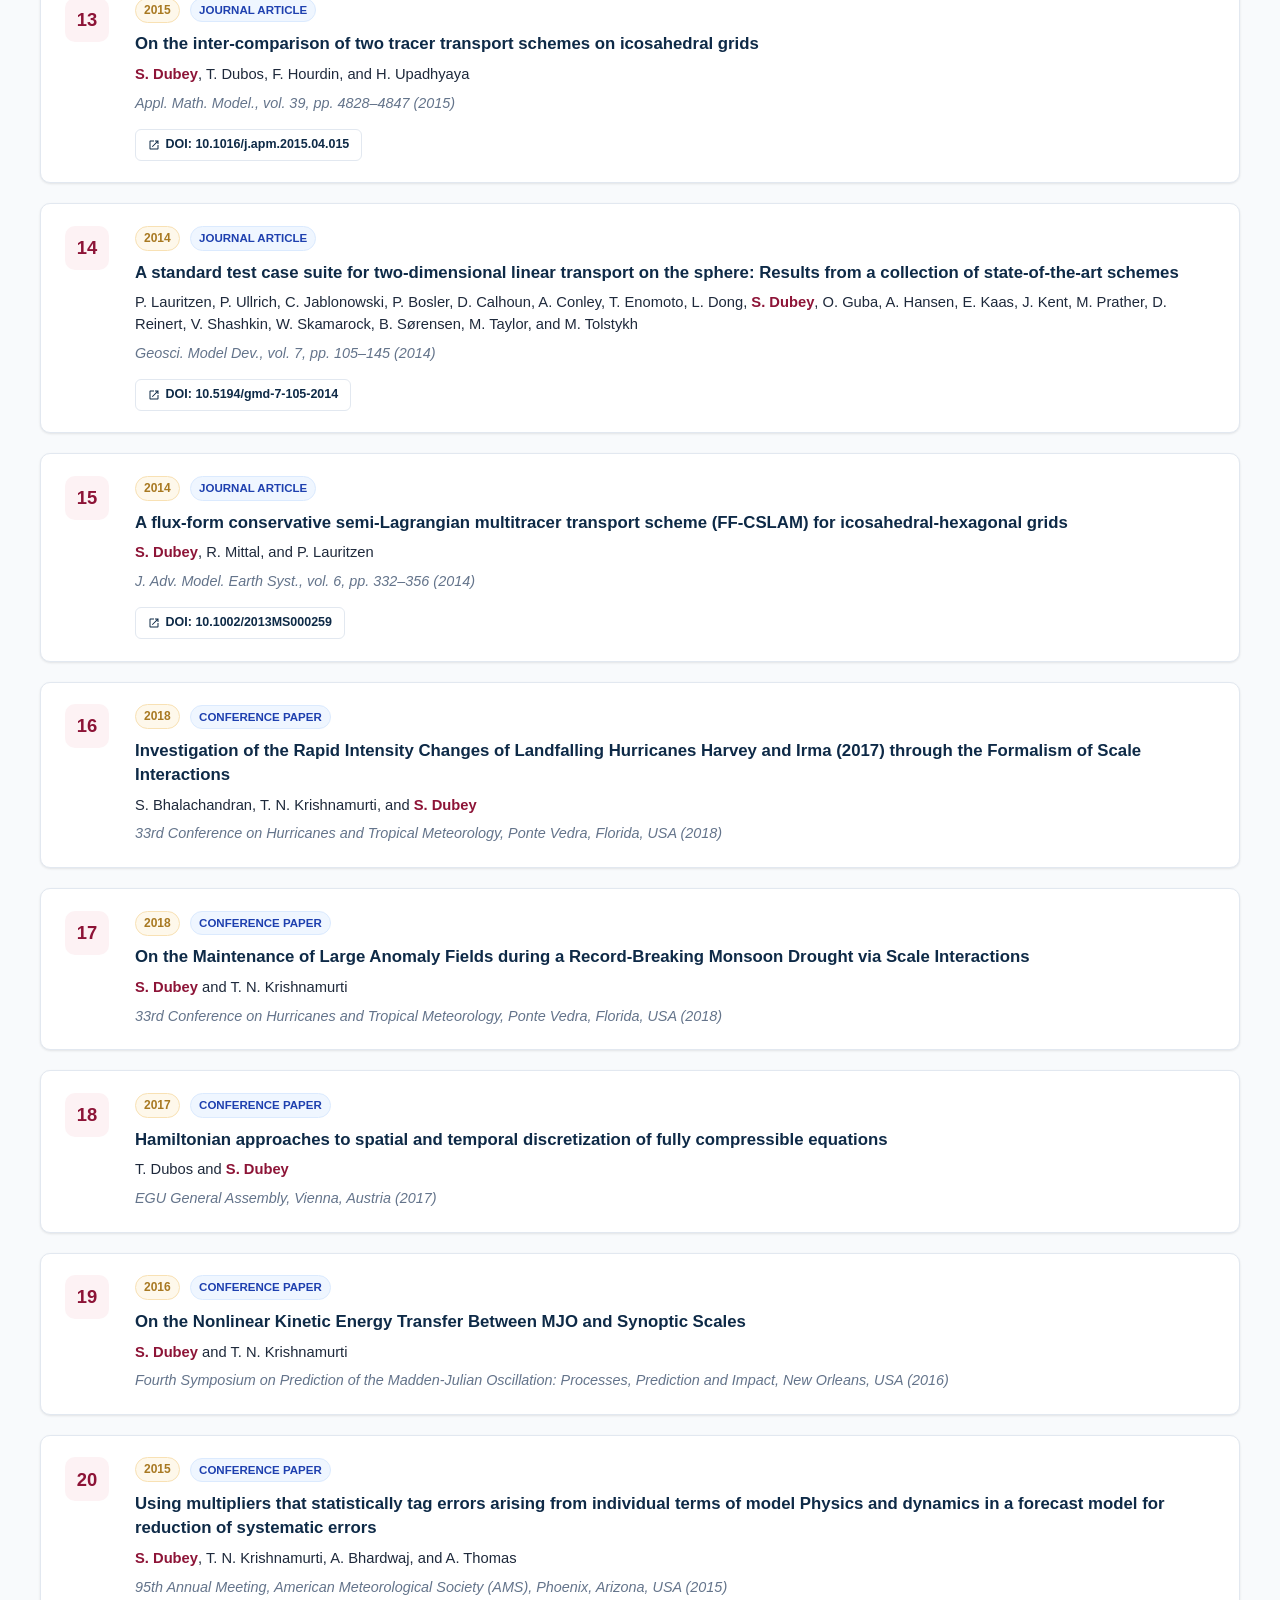
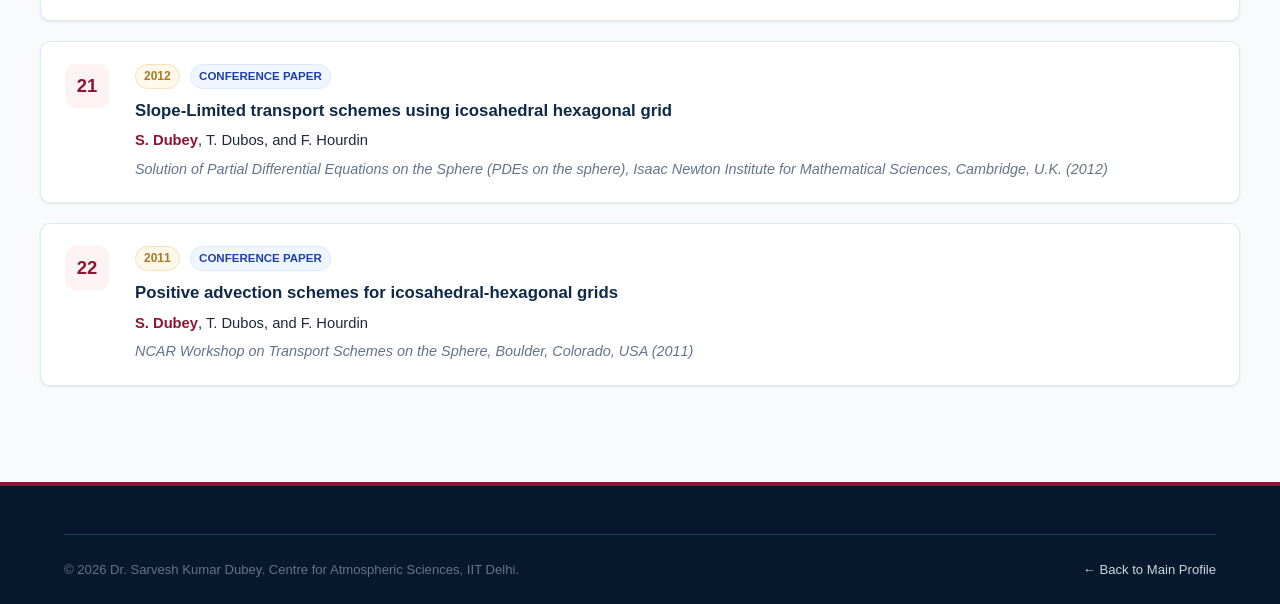
<file: publications.html>
<!DOCTYPE html>
<html lang="en">
<head>
  <meta charset="UTF-8">
  <meta name="viewport" content="width=device-width, initial-scale=1.0">
  <title>Publications | Dr. Sarvesh Kumar Dubey | IIT Delhi</title>
  <link rel="stylesheet" href="assets/css/style.css">
  <link rel="shortcut icon" href="assets/images/iitd_logo_red.png" type="image/png">
</head>
<body>

  <!-- TOP INSTITUTIONAL BANNER -->
  <header class="iitd-topbar">
    <div class="container iitd-topbar-content">
      <div class="iitd-brand-group">
        <a href="index.html" class="iitd-logo-badge" title="IIT Delhi Official Website">
          <img src="assets/images/iitd_logo_red.png" alt="IIT Delhi Crest Logo">
        </a>
        <div class="iitd-titles">
          <span class="iitd-hindi-name">भारतीय प्रौद्योगिकी संस्थान दिल्ली</span>
          <span class="iitd-english-name">Indian Institute of Technology Delhi</span>
          <span class="iitd-dept-name">
            Centre for Atmospheric Sciences
            <span class="badge">CAS IITD</span>
          </span>
        </div>
      </div>

      <div class="iitd-topbar-links">
        <a href="https://cas.iitd.ac.in" target="_blank" rel="noopener noreferrer" class="top-pill-link">CAS Portal</a>
        <a href="https://home.iitd.ac.in" target="_blank" rel="noopener noreferrer" class="top-pill-link">IITD Main</a>
        <a href="https://tropx.iitd.ac.in" target="_blank" rel="noopener noreferrer" class="top-pill-link highlight">tropX Lab</a>
      </div>
    </div>
  </header>

  <!-- NAVIGATION BAR -->
  <nav class="main-nav-wrapper">
    <div class="container main-nav">
      <a href="index.html" class="nav-faculty-name">
        Dr. Sarvesh Kumar Dubey
        <span class="sub-role">Associate Professor</span>
      </a>

      <button class="mobile-menu-btn" id="mobileMenuBtn" aria-label="Toggle Navigation Menu">&#9776;</button>

      <ul class="nav-menu" id="navMenu">
        <li class="nav-item"><a href="index.html" class="nav-link">Home / About</a></li>
        <li class="nav-item"><a href="biosketch.html" class="nav-link">Bio-Sketch</a></li>
        <li class="nav-item"><a href="publications.html" class="nav-link active">Publications <span class="badge-count">22</span></a></li>
        <li class="nav-item"><a href="projects.html" class="nav-link">Projects <span class="badge-count">8</span></a></li>
        <li class="nav-item"><a href="students.html" class="nav-link">Students <span class="badge-count">16</span></a></li>
        <li class="nav-item"><a href="courses.html" class="nav-link">Courses</a></li>
        <li class="nav-item"><a href="contact.html" class="nav-link">Contact</a></li>
      </ul>
    </div>
  </nav>

  <!-- MAIN CONTENT -->
  <main class="main-content container">
    <section class="section-wrapper" style="margin-top: 1rem;">
      <div class="section-header">
        <h1 class="section-title">
          <svg width="24" height="24" fill="currentColor" viewBox="0 0 24 24"><path d="M4 6H2v14c0 1.1.9 2 2 2h14v-2H4V6zm16-4H8c-1.1 0-2 .9-2 2v12c0 1.1.9 2 2 2h12c1.1 0 2-.9 2-2V4c0-1.1-.9-2-2-2zm-1 9H9V9h10v2zm-4 4H9v-2h6v2zm4-8H9V5h10v2z"/></svg>
          Publications & Conference Presentations (<span id="pubVisibleCount">22</span>)
        </h1>
      </div>

      <!-- Publication Filter & Search Toolbar -->
      <div class="pub-toolbar">
        <div class="pub-filters">
          <button class="pub-filter-btn active" data-filter="all">All (22)</button>
          <button class="pub-filter-btn" data-filter="journal">Refereed Journals (15)</button>
          <button class="pub-filter-btn" data-filter="conference">Conferences & Proceedings (7)</button>
        </div>

        <div class="pub-search-box">
          <svg fill="currentColor" viewBox="0 0 24 24"><path d="M15.5 14h-.79l-.28-.27C15.41 12.59 16 11.11 16 9.5 16 5.91 13.09 3 9.5 3S3 5.91 3 9.5 5.91 16 9.5 16c1.61 0 3.09-.59 4.23-1.57l.27.28v.79l5 4.99L20.49 19l-4.99-5zm-6 0C7.01 14 5 11.99 5 9.5S7.01 5 9.5 5 14 7.01 14 9.5 11.99 14 9.5 14z"/></svg>
          <input type="text" id="pubSearchInput" placeholder="Search publications...">
        </div>
      </div>

      <!-- Publications List -->
      <div class="pub-list" id="pubList">

        <!-- 1 -->
        <article class="pub-card" data-type="journal">
          <div class="pub-index">1</div>
          <div class="pub-body">
            <div class="pub-meta-top">
              <span class="pub-year-badge">2026</span>
              <span class="pub-type-badge">Journal Article</span>
            </div>
            <h3 class="pub-title">Formulation of background error covariance matrix in data assimilation and its impact on prediction of very heavy rainfall over Indian region during South West monsoon season</h3>
            <p class="pub-authors">M. Chandragiri, <strong>S. Dubey</strong>, S. Roy, and J. George</p>
            <p class="pub-venue"><em>Meteorol. Atmos. Phys.</em> 138, 21 (2026)</p>
            <div class="pub-actions">
              <a href="https://doi.org/10.1007/s00703-026-01124-z" target="_blank" rel="noopener noreferrer" class="pub-link-btn">
                <svg width="12" height="12" fill="currentColor" viewBox="0 0 24 24"><path d="M19 19H5V5h7V3H5c-1.11 0-2 .9-2 2v14c0 1.1.89 2 2 2h14c1.1 0 2-.9 2-2v-7h-2v7zM14 3v2h3.59l-9.83 9.83 1.41 1.41L19 6.41V10h2V3h-7z"/></svg>
                DOI: 10.1007/s00703-026-01124-z
              </a>
            </div>
          </div>
        </article>

        <!-- 2 -->
        <article class="pub-card" data-type="journal">
          <div class="pub-index">2</div>
          <div class="pub-body">
            <div class="pub-meta-top">
              <span class="pub-year-badge">2025</span>
              <span class="pub-type-badge">Journal Article</span>
            </div>
            <h3 class="pub-title">Understanding rapid intensification of tropical cyclones in the Bay of Bengal through energetics perspective</h3>
            <p class="pub-authors">G. Suresh, <strong>S. Dubey</strong>, and N. Karmakar</p>
            <p class="pub-venue"><em>J. Geophys. Res. Atmos.</em>, 130, e2025JD044489 (2025)</p>
            <div class="pub-actions">
              <a href="https://doi.org/10.1029/2025JD044489" target="_blank" rel="noopener noreferrer" class="pub-link-btn">
                <svg width="12" height="12" fill="currentColor" viewBox="0 0 24 24"><path d="M19 19H5V5h7V3H5c-1.11 0-2 .9-2 2v14c0 1.1.89 2 2 2h14c1.1 0 2-.9 2-2v-7h-2v7zM14 3v2h3.59l-9.83 9.83 1.41 1.41L19 6.41V10h2V3h-7z"/></svg>
                DOI: 10.1029/2025JD044489
              </a>
            </div>
          </div>
        </article>

        <!-- 3 -->
        <article class="pub-card" data-type="journal">
          <div class="pub-index">3</div>
          <div class="pub-body">
            <div class="pub-meta-top">
              <span class="pub-year-badge">2025</span>
              <span class="pub-type-badge">Journal Article</span>
            </div>
            <h3 class="pub-title">Mesoscale convective systems over South Asia: Unraveling climatology, land-ocean differences and environmental drivers</h3>
            <p class="pub-authors">D. Paul, <strong>S. Dubey</strong>, and W. Cui</p>
            <p class="pub-venue"><em>Clim. Dyn.</em>, 63, 419 (2025)</p>
            <div class="pub-actions">
              <a href="https://doi.org/10.1007/s00382-025-07844-z" target="_blank" rel="noopener noreferrer" class="pub-link-btn">
                <svg width="12" height="12" fill="currentColor" viewBox="0 0 24 24"><path d="M19 19H5V5h7V3H5c-1.11 0-2 .9-2 2v14c0 1.1.89 2 2 2h14c1.1 0 2-.9 2-2v-7h-2v7zM14 3v2h3.59l-9.83 9.83 1.41 1.41L19 6.41V10h2V3h-7z"/></svg>
                DOI: 10.1007/s00382-025-07844-z
              </a>
            </div>
          </div>
        </article>

        <!-- 4 -->
        <article class="pub-card" data-type="journal">
          <div class="pub-index">4</div>
          <div class="pub-body">
            <div class="pub-meta-top">
              <span class="pub-year-badge">2025</span>
              <span class="pub-type-badge">Journal Article</span>
            </div>
            <h3 class="pub-title">Characteristics of spectral energetics during contrasting rainfall years in Central India</h3>
            <p class="pub-authors">R. Dhishana, <strong>S. Dubey</strong>, R. Singh, and S. Das</p>
            <p class="pub-venue"><em>Theor. Appl. Climatol.</em>, 156, 48 (2025)</p>
            <div class="pub-actions">
              <a href="https://doi.org/10.1007/s00704-024-05235-8" target="_blank" rel="noopener noreferrer" class="pub-link-btn">
                <svg width="12" height="12" fill="currentColor" viewBox="0 0 24 24"><path d="M19 19H5V5h7V3H5c-1.11 0-2 .9-2 2v14c0 1.1.89 2 2 2h14c1.1 0 2-.9 2-2v-7h-2v7zM14 3v2h3.59l-9.83 9.83 1.41 1.41L19 6.41V10h2V3h-7z"/></svg>
                DOI: 10.1007/s00704-024-05235-8
              </a>
            </div>
          </div>
        </article>

        <!-- 5 -->
        <article class="pub-card" data-type="journal">
          <div class="pub-index">5</div>
          <div class="pub-body">
            <div class="pub-meta-top">
              <span class="pub-year-badge">2025</span>
              <span class="pub-type-badge">Journal Article</span>
            </div>
            <h3 class="pub-title">Characterizing the South Asian summer monsoon in the Model for Prediction Across Scales through quasi-uniform and variable resolution</h3>
            <p class="pub-authors">D. Paul and <strong>S. Dubey</strong></p>
            <p class="pub-venue"><em>Meteorol. Atmos. Phys.</em>, 137, 40 (2025)</p>
            <div class="pub-actions">
              <a href="https://doi.org/10.1007/s00703-025-01086-8" target="_blank" rel="noopener noreferrer" class="pub-link-btn">
                <svg width="12" height="12" fill="currentColor" viewBox="0 0 24 24"><path d="M19 19H5V5h7V3H5c-1.11 0-2 .9-2 2v14c0 1.1.89 2 2 2h14c1.1 0 2-.9 2-2v-7h-2v7zM14 3v2h3.59l-9.83 9.83 1.41 1.41L19 6.41V10h2V3h-7z"/></svg>
                DOI: 10.1007/s00703-025-01086-8
              </a>
            </div>
          </div>
        </article>

        <!-- 6 -->
        <article class="pub-card" data-type="journal">
          <div class="pub-index">6</div>
          <div class="pub-body">
            <div class="pub-meta-top">
              <span class="pub-year-badge">2024</span>
              <span class="pub-type-badge">Journal Article</span>
            </div>
            <h3 class="pub-title">Optimization of hybrid data assimilation for cases of very heavy rainfall events over the Indian region</h3>
            <p class="pub-authors">M. Chandragiri, <strong>S. Dubey</strong>, S. Roy, and J. George</p>
            <p class="pub-venue"><em>Bulletin of Atmospheric Science and Technology</em>, 5 (2024)</p>
            <div class="pub-actions">
              <a href="https://doi.org/10.1007/s42865-024-00087-6" target="_blank" rel="noopener noreferrer" class="pub-link-btn">
                <svg width="12" height="12" fill="currentColor" viewBox="0 0 24 24"><path d="M19 19H5V5h7V3H5c-1.11 0-2 .9-2 2v14c0 1.1.89 2 2 2h14c1.1 0 2-.9 2-2v-7h-2v7zM14 3v2h3.59l-9.83 9.83 1.41 1.41L19 6.41V10h2V3h-7z"/></svg>
                DOI: 10.1007/s42865-024-00087-6
              </a>
            </div>
          </div>
        </article>

        <!-- 7 -->
        <article class="pub-card" data-type="journal">
          <div class="pub-index">7</div>
          <div class="pub-body">
            <div class="pub-meta-top">
              <span class="pub-year-badge">2020</span>
              <span class="pub-type-badge">Journal Article</span>
            </div>
            <h3 class="pub-title">Characterizing the Energetics of Vortex-Scale and Sub-Vortex-Scale Asymmetries during Tropical Cyclone Rapid Intensity Changes</h3>
            <p class="pub-authors">S. Bhalachandran, D. R. Chavas, F. D. Marks Jr., <strong>S. Dubey</strong>, A. Shreevastava, and T. N. Krishnamurti</p>
            <p class="pub-venue"><em>J. Atmos. Sci.</em>, vol. 77, pp. 315–336 (2020)</p>
            <div class="pub-actions">
              <a href="https://doi.org/10.1175/JAS-D-19-0067.1" target="_blank" rel="noopener noreferrer" class="pub-link-btn">
                <svg width="12" height="12" fill="currentColor" viewBox="0 0 24 24"><path d="M19 19H5V5h7V3H5c-1.11 0-2 .9-2 2v14c0 1.1.89 2 2 2h14c1.1 0 2-.9 2-2v-7h-2v7zM14 3v2h3.59l-9.83 9.83 1.41 1.41L19 6.41V10h2V3h-7z"/></svg>
                DOI: 10.1175/JAS-D-19-0067.1
              </a>
            </div>
          </div>
        </article>

        <!-- 8 -->
        <article class="pub-card" data-type="journal">
          <div class="pub-index">8</div>
          <div class="pub-body">
            <div class="pub-meta-top">
              <span class="pub-year-badge">2019</span>
              <span class="pub-type-badge">Journal Article</span>
            </div>
            <h3 class="pub-title">Understanding the interannual variations of the zonal mean Indian summer monsoon seasonal rainfall</h3>
            <p class="pub-authors"><strong>S. Dubey</strong> and V. Misra</p>
            <p class="pub-venue"><em>Clim. Dyn.</em>, vol. 53, pp. 5547–5559 (2019)</p>
            <div class="pub-actions">
              <a href="https://doi.org/10.1007/s00382-019-04881-3" target="_blank" rel="noopener noreferrer" class="pub-link-btn">
                <svg width="12" height="12" fill="currentColor" viewBox="0 0 24 24"><path d="M19 19H5V5h7V3H5c-1.11 0-2 .9-2 2v14c0 1.1.89 2 2 2h14c1.1 0 2-.9 2-2v-7h-2v7zM14 3v2h3.59l-9.83 9.83 1.41 1.41L19 6.41V10h2V3h-7z"/></svg>
                DOI: 10.1007/s00382-019-04881-3
              </a>
            </div>
          </div>
        </article>

        <!-- 9 -->
        <article class="pub-card" data-type="journal">
          <div class="pub-index">9</div>
          <div class="pub-body">
            <div class="pub-meta-top">
              <span class="pub-year-badge">2018</span>
              <span class="pub-type-badge">Journal Article</span>
            </div>
            <h3 class="pub-title">On Scale Interactions between the MJO and Synoptic Scale</h3>
            <p class="pub-authors"><strong>S. Dubey</strong>, T. N. Krishnamurti, and V. Kumar</p>
            <p class="pub-venue"><em>Q. J. R. Meteorol. Soc.</em>, vol. 144, pp. 2727–2747 (2018)</p>
            <div class="pub-actions">
              <a href="https://doi.org/10.1002/qj.3400" target="_blank" rel="noopener noreferrer" class="pub-link-btn">
                <svg width="12" height="12" fill="currentColor" viewBox="0 0 24 24"><path d="M19 19H5V5h7V3H5c-1.11 0-2 .9-2 2v14c0 1.1.89 2 2 2h14c1.1 0 2-.9 2-2v-7h-2v7zM14 3v2h3.59l-9.83 9.83 1.41 1.41L19 6.41V10h2V3h-7z"/></svg>
                DOI: 10.1002/qj.3400
              </a>
            </div>
          </div>
        </article>

        <!-- 10 -->
        <article class="pub-card" data-type="journal">
          <div class="pub-index">10</div>
          <div class="pub-body">
            <div class="pub-meta-top">
              <span class="pub-year-badge">2017</span>
              <span class="pub-type-badge">Journal Article</span>
            </div>
            <h3 class="pub-title">Extreme Orographic Rains from Streams of Moist Marine Layer Wind Systems with a Possible Geoengineering Application</h3>
            <p class="pub-authors">T. N. Krishnamurti, D. K. Sahu, V. Kumar, R. Krishnamurti, T. Ghosh, A. Simon, A. Thomas, and <strong>S. Dubey</strong></p>
            <p class="pub-venue"><em>Int. J. Hydro</em>, vol. 7, pp. 1–15 (2017)</p>
            <div class="pub-actions">
              <a href="https://doi.org/10.15406/ijh.2017.01.00039" target="_blank" rel="noopener noreferrer" class="pub-link-btn">
                <svg width="12" height="12" fill="currentColor" viewBox="0 0 24 24"><path d="M19 19H5V5h7V3H5c-1.11 0-2 .9-2 2v14c0 1.1.89 2 2 2h14c1.1 0 2-.9 2-2v-7h-2v7zM14 3v2h3.59l-9.83 9.83 1.41 1.41L19 6.41V10h2V3h-7z"/></svg>
                DOI: 10.15406/ijh.2017.01.00039
              </a>
            </div>
          </div>
        </article>

        <!-- 11 -->
        <article class="pub-card" data-type="journal">
          <div class="pub-index">11</div>
          <div class="pub-body">
            <div class="pub-meta-top">
              <span class="pub-year-badge">2017</span>
              <span class="pub-type-badge">Journal Article</span>
            </div>
            <h3 class="pub-title">Scale interaction during an extreme rain event over southeast India</h3>
            <p class="pub-authors">T. N. Krishnamurti, <strong>S. Dubey</strong>, V. Kumar, R. Deepa, and A. Bhardwaj</p>
            <p class="pub-venue"><em>Q. J. R. Meteorol. Soc.</em>, vol. 143, pp. 1442–1458 (2017)</p>
            <div class="pub-actions">
              <a href="https://doi.org/10.1002/qj.3016" target="_blank" rel="noopener noreferrer" class="pub-link-btn">
                <svg width="12" height="12" fill="currentColor" viewBox="0 0 24 24"><path d="M19 19H5V5h7V3H5c-1.11 0-2 .9-2 2v14c0 1.1.89 2 2 2h14c1.1 0 2-.9 2-2v-7h-2v7zM14 3v2h3.59l-9.83 9.83 1.41 1.41L19 6.41V10h2V3h-7z"/></svg>
                DOI: 10.1002/qj.3016
              </a>
            </div>
          </div>
        </article>

        <!-- 12 -->
        <article class="pub-card" data-type="journal">
          <div class="pub-index">12</div>
          <div class="pub-body">
            <div class="pub-meta-top">
              <span class="pub-year-badge">2015</span>
              <span class="pub-type-badge">Journal Article</span>
            </div>
            <h3 class="pub-title">DYNAMICO-1.0, an icosahedral hydrostatic dynamical core designed for consistency and versatility</h3>
            <p class="pub-authors">T. Dubos, <strong>S. Dubey</strong>, M. Tort, R. Mittal, Y. Meurdesoif, and F. Hourdin</p>
            <p class="pub-venue"><em>Geosci. Model Dev.</em>, vol. 8, pp. 3131–3150 (2015)</p>
            <div class="pub-actions">
              <a href="https://doi.org/10.5194/gmd-8-3131-2015" target="_blank" rel="noopener noreferrer" class="pub-link-btn">
                <svg width="12" height="12" fill="currentColor" viewBox="0 0 24 24"><path d="M19 19H5V5h7V3H5c-1.11 0-2 .9-2 2v14c0 1.1.89 2 2 2h14c1.1 0 2-.9 2-2v-7h-2v7zM14 3v2h3.59l-9.83 9.83 1.41 1.41L19 6.41V10h2V3h-7z"/></svg>
                DOI: 10.5194/gmd-8-3131-2015
              </a>
            </div>
          </div>
        </article>

        <!-- 13 -->
        <article class="pub-card" data-type="journal">
          <div class="pub-index">13</div>
          <div class="pub-body">
            <div class="pub-meta-top">
              <span class="pub-year-badge">2015</span>
              <span class="pub-type-badge">Journal Article</span>
            </div>
            <h3 class="pub-title">On the inter-comparison of two tracer transport schemes on icosahedral grids</h3>
            <p class="pub-authors"><strong>S. Dubey</strong>, T. Dubos, F. Hourdin, and H. Upadhyaya</p>
            <p class="pub-venue"><em>Appl. Math. Model.</em>, vol. 39, pp. 4828–4847 (2015)</p>
            <div class="pub-actions">
              <a href="https://doi.org/10.1016/j.apm.2015.04.015" target="_blank" rel="noopener noreferrer" class="pub-link-btn">
                <svg width="12" height="12" fill="currentColor" viewBox="0 0 24 24"><path d="M19 19H5V5h7V3H5c-1.11 0-2 .9-2 2v14c0 1.1.89 2 2 2h14c1.1 0 2-.9 2-2v-7h-2v7zM14 3v2h3.59l-9.83 9.83 1.41 1.41L19 6.41V10h2V3h-7z"/></svg>
                DOI: 10.1016/j.apm.2015.04.015
              </a>
            </div>
          </div>
        </article>

        <!-- 14 -->
        <article class="pub-card" data-type="journal">
          <div class="pub-index">14</div>
          <div class="pub-body">
            <div class="pub-meta-top">
              <span class="pub-year-badge">2014</span>
              <span class="pub-type-badge">Journal Article</span>
            </div>
            <h3 class="pub-title">A standard test case suite for two-dimensional linear transport on the sphere: Results from a collection of state-of-the-art schemes</h3>
            <p class="pub-authors">P. Lauritzen, P. Ullrich, C. Jablonowski, P. Bosler, D. Calhoun, A. Conley, T. Enomoto, L. Dong, <strong>S. Dubey</strong>, O. Guba, A. Hansen, E. Kaas, J. Kent, M. Prather, D. Reinert, V. Shashkin, W. Skamarock, B. Sørensen, M. Taylor, and M. Tolstykh</p>
            <p class="pub-venue"><em>Geosci. Model Dev.</em>, vol. 7, pp. 105–145 (2014)</p>
            <div class="pub-actions">
              <a href="https://doi.org/10.5194/gmd-7-105-2014" target="_blank" rel="noopener noreferrer" class="pub-link-btn">
                <svg width="12" height="12" fill="currentColor" viewBox="0 0 24 24"><path d="M19 19H5V5h7V3H5c-1.11 0-2 .9-2 2v14c0 1.1.89 2 2 2h14c1.1 0 2-.9 2-2v-7h-2v7zM14 3v2h3.59l-9.83 9.83 1.41 1.41L19 6.41V10h2V3h-7z"/></svg>
                DOI: 10.5194/gmd-7-105-2014
              </a>
            </div>
          </div>
        </article>

        <!-- 15 -->
        <article class="pub-card" data-type="journal">
          <div class="pub-index">15</div>
          <div class="pub-body">
            <div class="pub-meta-top">
              <span class="pub-year-badge">2014</span>
              <span class="pub-type-badge">Journal Article</span>
            </div>
            <h3 class="pub-title">A flux-form conservative semi-Lagrangian multitracer transport scheme (FF-CSLAM) for icosahedral-hexagonal grids</h3>
            <p class="pub-authors"><strong>S. Dubey</strong>, R. Mittal, and P. Lauritzen</p>
            <p class="pub-venue"><em>J. Adv. Model. Earth Syst.</em>, vol. 6, pp. 332–356 (2014)</p>
            <div class="pub-actions">
              <a href="https://doi.org/10.1002/2013MS000259" target="_blank" rel="noopener noreferrer" class="pub-link-btn">
                <svg width="12" height="12" fill="currentColor" viewBox="0 0 24 24"><path d="M19 19H5V5h7V3H5c-1.11 0-2 .9-2 2v14c0 1.1.89 2 2 2h14c1.1 0 2-.9 2-2v-7h-2v7zM14 3v2h3.59l-9.83 9.83 1.41 1.41L19 6.41V10h2V3h-7z"/></svg>
                DOI: 10.1002/2013MS000259
              </a>
            </div>
          </div>
        </article>

        <!-- 16 (Conf) -->
        <article class="pub-card" data-type="conference">
          <div class="pub-index">16</div>
          <div class="pub-body">
            <div class="pub-meta-top">
              <span class="pub-year-badge">2018</span>
              <span class="pub-type-badge">Conference Paper</span>
            </div>
            <h3 class="pub-title">Investigation of the Rapid Intensity Changes of Landfalling Hurricanes Harvey and Irma (2017) through the Formalism of Scale Interactions</h3>
            <p class="pub-authors">S. Bhalachandran, T. N. Krishnamurti, and <strong>S. Dubey</strong></p>
            <p class="pub-venue"><em>33rd Conference on Hurricanes and Tropical Meteorology</em>, Ponte Vedra, Florida, USA (2018)</p>
          </div>
        </article>

        <!-- 17 (Conf) -->
        <article class="pub-card" data-type="conference">
          <div class="pub-index">17</div>
          <div class="pub-body">
            <div class="pub-meta-top">
              <span class="pub-year-badge">2018</span>
              <span class="pub-type-badge">Conference Paper</span>
            </div>
            <h3 class="pub-title">On the Maintenance of Large Anomaly Fields during a Record-Breaking Monsoon Drought via Scale Interactions</h3>
            <p class="pub-authors"><strong>S. Dubey</strong> and T. N. Krishnamurti</p>
            <p class="pub-venue"><em>33rd Conference on Hurricanes and Tropical Meteorology</em>, Ponte Vedra, Florida, USA (2018)</p>
          </div>
        </article>

        <!-- 18 (Conf) -->
        <article class="pub-card" data-type="conference">
          <div class="pub-index">18</div>
          <div class="pub-body">
            <div class="pub-meta-top">
              <span class="pub-year-badge">2017</span>
              <span class="pub-type-badge">Conference Paper</span>
            </div>
            <h3 class="pub-title">Hamiltonian approaches to spatial and temporal discretization of fully compressible equations</h3>
            <p class="pub-authors">T. Dubos and <strong>S. Dubey</strong></p>
            <p class="pub-venue"><em>EGU General Assembly</em>, Vienna, Austria (2017)</p>
          </div>
        </article>

        <!-- 19 (Conf) -->
        <article class="pub-card" data-type="conference">
          <div class="pub-index">19</div>
          <div class="pub-body">
            <div class="pub-meta-top">
              <span class="pub-year-badge">2016</span>
              <span class="pub-type-badge">Conference Paper</span>
            </div>
            <h3 class="pub-title">On the Nonlinear Kinetic Energy Transfer Between MJO and Synoptic Scales</h3>
            <p class="pub-authors"><strong>S. Dubey</strong> and T. N. Krishnamurti</p>
            <p class="pub-venue"><em>Fourth Symposium on Prediction of the Madden-Julian Oscillation: Processes, Prediction and Impact</em>, New Orleans, USA (2016)</p>
          </div>
        </article>

        <!-- 20 (Conf) -->
        <article class="pub-card" data-type="conference">
          <div class="pub-index">20</div>
          <div class="pub-body">
            <div class="pub-meta-top">
              <span class="pub-year-badge">2015</span>
              <span class="pub-type-badge">Conference Paper</span>
            </div>
            <h3 class="pub-title">Using multipliers that statistically tag errors arising from individual terms of model Physics and dynamics in a forecast model for reduction of systematic errors</h3>
            <p class="pub-authors"><strong>S. Dubey</strong>, T. N. Krishnamurti, A. Bhardwaj, and A. Thomas</p>
            <p class="pub-venue"><em>95th Annual Meeting, American Meteorological Society (AMS)</em>, Phoenix, Arizona, USA (2015)</p>
          </div>
        </article>

        <!-- 21 (Conf) -->
        <article class="pub-card" data-type="conference">
          <div class="pub-index">21</div>
          <div class="pub-body">
            <div class="pub-meta-top">
              <span class="pub-year-badge">2012</span>
              <span class="pub-type-badge">Conference Paper</span>
            </div>
            <h3 class="pub-title">Slope-Limited transport schemes using icosahedral hexagonal grid</h3>
            <p class="pub-authors"><strong>S. Dubey</strong>, T. Dubos, and F. Hourdin</p>
            <p class="pub-venue"><em>Solution of Partial Differential Equations on the Sphere (PDEs on the sphere)</em>, Isaac Newton Institute for Mathematical Sciences, Cambridge, U.K. (2012)</p>
          </div>
        </article>

        <!-- 22 (Conf) -->
        <article class="pub-card" data-type="conference">
          <div class="pub-index">22</div>
          <div class="pub-body">
            <div class="pub-meta-top">
              <span class="pub-year-badge">2011</span>
              <span class="pub-type-badge">Conference Paper</span>
            </div>
            <h3 class="pub-title">Positive advection schemes for icosahedral-hexagonal grids</h3>
            <p class="pub-authors"><strong>S. Dubey</strong>, T. Dubos, and F. Hourdin</p>
            <p class="pub-venue"><em>NCAR Workshop on Transport Schemes on the Sphere</em>, Boulder, Colorado, USA (2011)</p>
          </div>
        </article>

      </div>
    </section>
  </main>

  <!-- FOOTER -->
  <footer class="site-footer">
    <div class="container">
      <div class="footer-bottom">
        <div>&copy; 2026 Dr. Sarvesh Kumar Dubey. Centre for Atmospheric Sciences, IIT Delhi.</div>
        <div><a href="index.html" style="color: #cbd5e1;">&larr; Back to Main Profile</a></div>
      </div>
    </div>
  </footer>

  <script src="assets/js/main.js"></script>
</body>
</html>
</file>
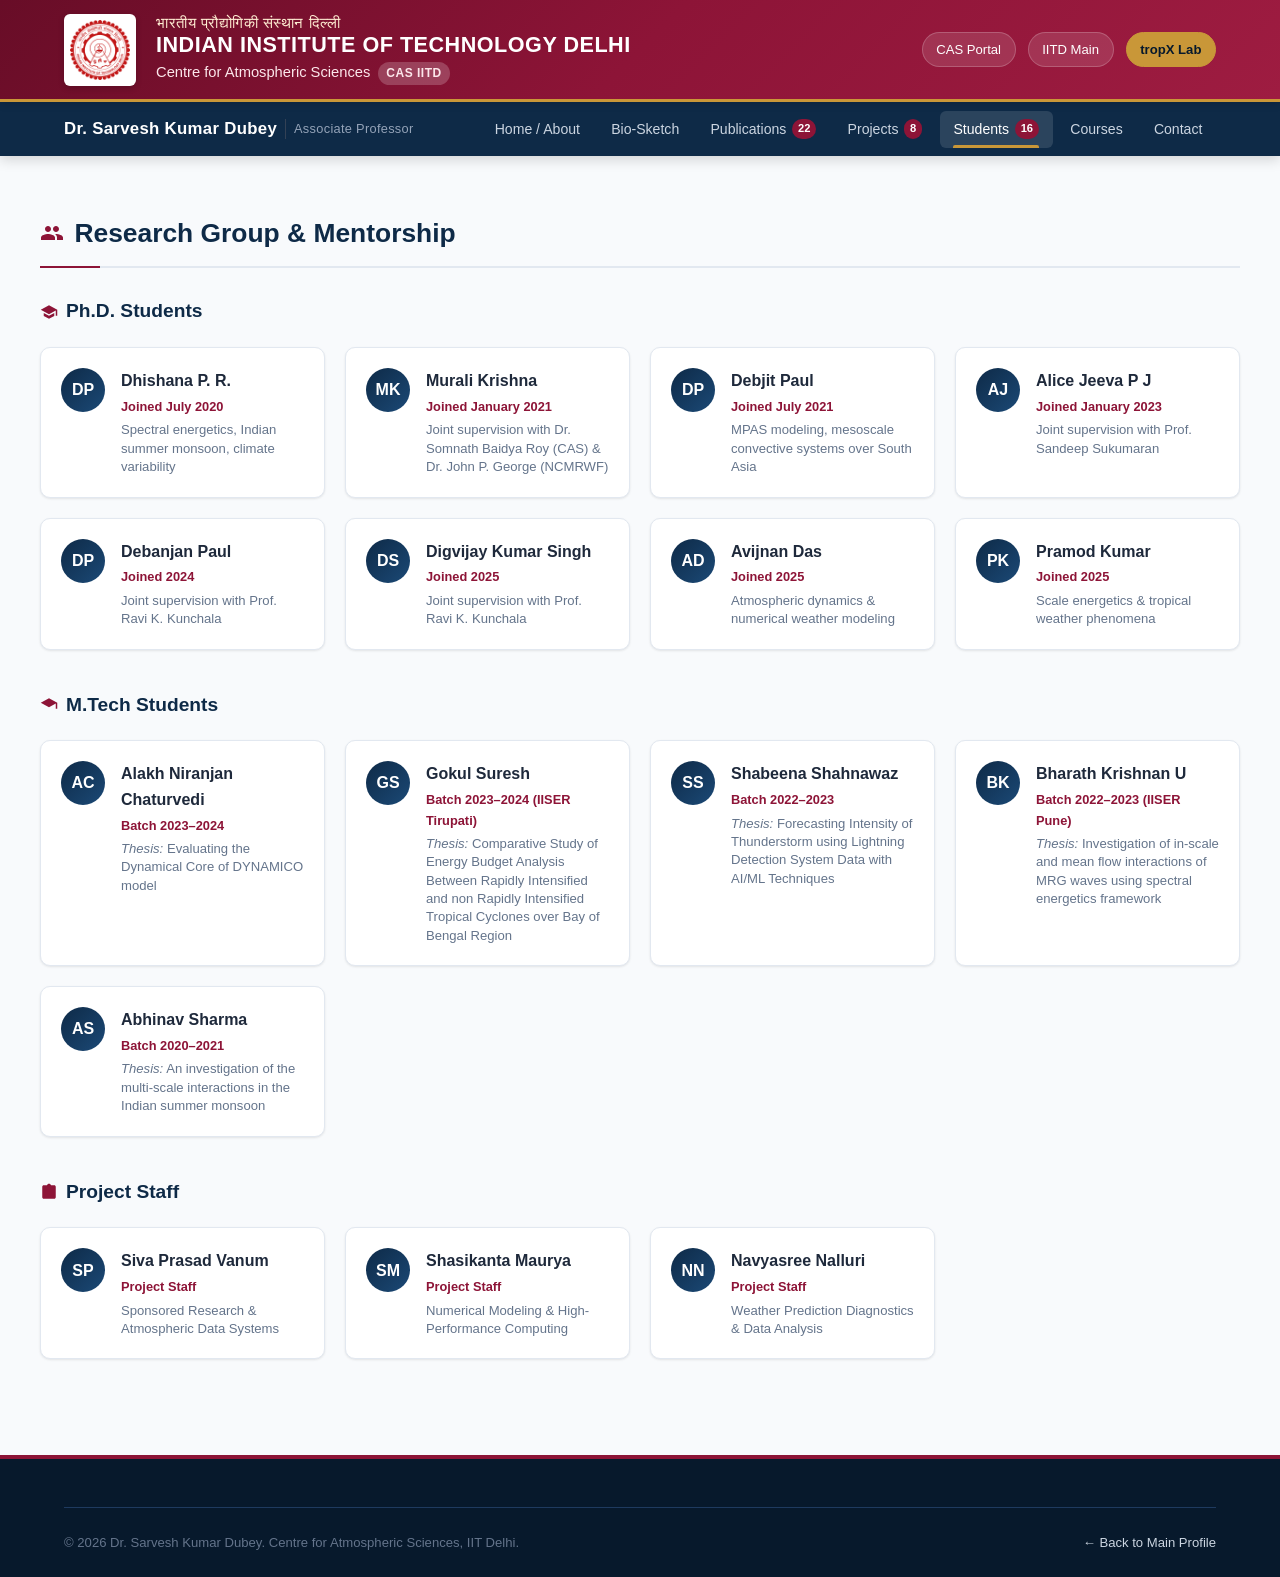
<file: students.html>
<!DOCTYPE html>
<html lang="en">
<head>
  <meta charset="UTF-8">
  <meta name="viewport" content="width=device-width, initial-scale=1.0">
  <title>Research Group & Students | Dr. Sarvesh Kumar Dubey | IIT Delhi</title>
  <link rel="stylesheet" href="assets/css/style.css">
  <link rel="shortcut icon" href="assets/images/iitd_logo_red.png" type="image/png">
</head>
<body>

  <!-- TOP INSTITUTIONAL BANNER -->
  <header class="iitd-topbar">
    <div class="container iitd-topbar-content">
      <div class="iitd-brand-group">
        <a href="index.html" class="iitd-logo-badge" title="IIT Delhi Official Website">
          <img src="assets/images/iitd_logo_red.png" alt="IIT Delhi Crest Logo">
        </a>
        <div class="iitd-titles">
          <span class="iitd-hindi-name">भारतीय प्रौद्योगिकी संस्थान दिल्ली</span>
          <span class="iitd-english-name">Indian Institute of Technology Delhi</span>
          <span class="iitd-dept-name">
            Centre for Atmospheric Sciences
            <span class="badge">CAS IITD</span>
          </span>
        </div>
      </div>

      <div class="iitd-topbar-links">
        <a href="https://cas.iitd.ac.in" target="_blank" rel="noopener noreferrer" class="top-pill-link">CAS Portal</a>
        <a href="https://home.iitd.ac.in" target="_blank" rel="noopener noreferrer" class="top-pill-link">IITD Main</a>
        <a href="https://tropx.iitd.ac.in" target="_blank" rel="noopener noreferrer" class="top-pill-link highlight">tropX Lab</a>
      </div>
    </div>
  </header>

  <!-- NAVIGATION BAR -->
  <nav class="main-nav-wrapper">
    <div class="container main-nav">
      <a href="index.html" class="nav-faculty-name">
        Dr. Sarvesh Kumar Dubey
        <span class="sub-role">Associate Professor</span>
      </a>

      <button class="mobile-menu-btn" id="mobileMenuBtn" aria-label="Toggle Navigation Menu">&#9776;</button>

      <ul class="nav-menu" id="navMenu">
        <li class="nav-item"><a href="index.html" class="nav-link">Home / About</a></li>
        <li class="nav-item"><a href="biosketch.html" class="nav-link">Bio-Sketch</a></li>
        <li class="nav-item"><a href="publications.html" class="nav-link">Publications <span class="badge-count">22</span></a></li>
        <li class="nav-item"><a href="projects.html" class="nav-link">Projects <span class="badge-count">8</span></a></li>
        <li class="nav-item"><a href="students.html" class="nav-link active">Students <span class="badge-count">16</span></a></li>
        <li class="nav-item"><a href="courses.html" class="nav-link">Courses</a></li>
        <li class="nav-item"><a href="contact.html" class="nav-link">Contact</a></li>
      </ul>
    </div>
  </nav>

  <!-- MAIN CONTENT -->
  <main class="main-content container">
    <section class="section-wrapper" style="margin-top: 1rem;">
      <div class="section-header">
        <h1 class="section-title">
          <svg width="24" height="24" fill="currentColor" viewBox="0 0 24 24"><path d="M16 11c1.66 0 2.99-1.34 2.99-3S17.66 5 16 5s-3 1.34-3 3 1.34 3 3 3zm-8 0c1.66 0 2.99-1.34 2.99-3S9.66 5 8 5 5 6.34 5 8s1.34 3 3 3zm0 2c-2.33 0-7 1.17-7 3.5V19h14v-2.5c0-2.33-4.67-3.5-7-3.5zm8 0c-.29 0-.62.02-.97.05 1.16.84 1.97 1.97 1.97 3.45V19h6v-2.5c0-2.33-4.67-3.5-7-3.5z"/></svg>
          Research Group & Mentorship
        </h1>
      </div>

      <!-- Ph.D. Scholars -->
      <h3 class="subsection-title">
        <svg width="18" height="18" fill="currentColor" viewBox="0 0 24 24"><path d="M5 13.18v4L12 21l7-3.82v-4L12 17l-7-3.82zM12 3L1 9l11 6 9-4.91V17h2V9L12 3z"/></svg>
        Ph.D. Students
      </h3>
      <div class="students-grid" style="margin-bottom: 2.5rem;">
        
        <div class="student-card">
          <div class="student-avatar">DP</div>
          <div class="student-info">
            <h4>Dhishana P. R.</h4>
            <div class="student-joined">Joined July 2020</div>
            <div class="student-topic">Spectral energetics, Indian summer monsoon, climate variability</div>
          </div>
        </div>

        <div class="student-card">
          <div class="student-avatar">MK</div>
          <div class="student-info">
            <h4>Murali Krishna</h4>
            <div class="student-joined">Joined January 2021</div>
            <div class="student-topic">Joint supervision with Dr. Somnath Baidya Roy (CAS) & Dr. John P. George (NCMRWF)</div>
          </div>
        </div>

        <div class="student-card">
          <div class="student-avatar">DP</div>
          <div class="student-info">
            <h4>Debjit Paul</h4>
            <div class="student-joined">Joined July 2021</div>
            <div class="student-topic">MPAS modeling, mesoscale convective systems over South Asia</div>
          </div>
        </div>

        <div class="student-card">
          <div class="student-avatar">AJ</div>
          <div class="student-info">
            <h4>Alice Jeeva P J</h4>
            <div class="student-joined">Joined January 2023</div>
            <div class="student-topic">Joint supervision with Prof. Sandeep Sukumaran</div>
          </div>
        </div>

        <div class="student-card">
          <div class="student-avatar">DP</div>
          <div class="student-info">
            <h4>Debanjan Paul</h4>
            <div class="student-joined">Joined 2024</div>
            <div class="student-topic">Joint supervision with Prof. Ravi K. Kunchala</div>
          </div>
        </div>

        <div class="student-card">
          <div class="student-avatar">DS</div>
          <div class="student-info">
            <h4>Digvijay Kumar Singh</h4>
            <div class="student-joined">Joined 2025</div>
            <div class="student-topic">Joint supervision with Prof. Ravi K. Kunchala</div>
          </div>
        </div>

        <div class="student-card">
          <div class="student-avatar">AD</div>
          <div class="student-info">
            <h4>Avijnan Das</h4>
            <div class="student-joined">Joined 2025</div>
            <div class="student-topic">Atmospheric dynamics & numerical weather modeling</div>
          </div>
        </div>

        <div class="student-card">
          <div class="student-avatar">PK</div>
          <div class="student-info">
            <h4>Pramod Kumar</h4>
            <div class="student-joined">Joined 2025</div>
            <div class="student-topic">Scale energetics & tropical weather phenomena</div>
          </div>
        </div>

      </div>

      <!-- M.Tech Students -->
      <h3 class="subsection-title">
        <svg width="18" height="18" fill="currentColor" viewBox="0 0 24 24"><path d="M12 3L1 9l11 6 9-4.91V17h2V9L12 3z"/></svg>
        M.Tech Students
      </h3>
      <div class="students-grid" style="margin-bottom: 2.5rem;">
        
        <div class="student-card">
          <div class="student-avatar">AC</div>
          <div class="student-info">
            <h4>Alakh Niranjan Chaturvedi</h4>
            <div class="student-joined">Batch 2023–2024</div>
            <div class="student-topic"><em>Thesis:</em> Evaluating the Dynamical Core of DYNAMICO model</div>
          </div>
        </div>

        <div class="student-card">
          <div class="student-avatar">GS</div>
          <div class="student-info">
            <h4>Gokul Suresh</h4>
            <div class="student-joined">Batch 2023–2024 (IISER Tirupati)</div>
            <div class="student-topic"><em>Thesis:</em> Comparative Study of Energy Budget Analysis Between Rapidly Intensified and non Rapidly Intensified Tropical Cyclones over Bay of Bengal Region</div>
          </div>
        </div>

        <div class="student-card">
          <div class="student-avatar">SS</div>
          <div class="student-info">
            <h4>Shabeena Shahnawaz</h4>
            <div class="student-joined">Batch 2022–2023</div>
            <div class="student-topic"><em>Thesis:</em> Forecasting Intensity of Thunderstorm using Lightning Detection System Data with AI/ML Techniques</div>
          </div>
        </div>

        <div class="student-card">
          <div class="student-avatar">BK</div>
          <div class="student-info">
            <h4>Bharath Krishnan U</h4>
            <div class="student-joined">Batch 2022–2023 (IISER Pune)</div>
            <div class="student-topic"><em>Thesis:</em> Investigation of in-scale and mean flow interactions of MRG waves using spectral energetics framework</div>
          </div>
        </div>

        <div class="student-card">
          <div class="student-avatar">AS</div>
          <div class="student-info">
            <h4>Abhinav Sharma</h4>
            <div class="student-joined">Batch 2020–2021</div>
            <div class="student-topic"><em>Thesis:</em> An investigation of the multi-scale interactions in the Indian summer monsoon</div>
          </div>
        </div>

      </div>

      <!-- Project Staff -->
      <h3 class="subsection-title">
        <svg width="18" height="18" fill="currentColor" viewBox="0 0 24 24"><path d="M19 3h-4.18C14.4 1.84 13.3 1 12 1c-1.3 0-2.4.84-2.82 2H5c-1.1 0-2 .9-2 2v14c0 1.1.9 2 2 2h14c1.1 0 2-.9 2-2V5c0-1.1-.9-2-2-2z"/></svg>
        Project Staff
      </h3>
      <div class="students-grid">
        
        <div class="student-card">
          <div class="student-avatar">SP</div>
          <div class="student-info">
            <h4>Siva Prasad Vanum</h4>
            <div class="student-joined">Project Staff</div>
            <div class="student-topic">Sponsored Research & Atmospheric Data Systems</div>
          </div>
        </div>

        <div class="student-card">
          <div class="student-avatar">SM</div>
          <div class="student-info">
            <h4>Shasikanta Maurya</h4>
            <div class="student-joined">Project Staff</div>
            <div class="student-topic">Numerical Modeling & High-Performance Computing</div>
          </div>
        </div>

        <div class="student-card">
          <div class="student-avatar">NN</div>
          <div class="student-info">
            <h4>Navyasree Nalluri</h4>
            <div class="student-joined">Project Staff</div>
            <div class="student-topic">Weather Prediction Diagnostics & Data Analysis</div>
          </div>
        </div>

      </div>
    </section>
  </main>

  <!-- FOOTER -->
  <footer class="site-footer">
    <div class="container">
      <div class="footer-bottom">
        <div>&copy; 2026 Dr. Sarvesh Kumar Dubey. Centre for Atmospheric Sciences, IIT Delhi.</div>
        <div><a href="index.html" style="color: #cbd5e1;">&larr; Back to Main Profile</a></div>
      </div>
    </div>
  </footer>

  <script src="assets/js/main.js"></script>
</body>
</html>
</file>
<file: assets/css/style.css>
/* ==========================================================================
   Faculty Website: Dr. Sarvesh Kumar Dubey
   Centre for Atmospheric Sciences, Indian Institute of Technology Delhi
   Design System & Modern Academic Styling
   ========================================================================== */

:root {
  --iitd-maroon: #8D1437;
  --iitd-maroon-dark: #680d27;
  --iitd-maroon-light: #ab2148;
  --iitd-navy: #0e2a47;
  --iitd-navy-dark: #07192c;
  --iitd-navy-light: #1b4976;
  --iitd-gold: #c99738;
  --iitd-gold-light: #fef8eb;
  --iitd-gold-dark: #a87922;

  --bg-primary: #f8fafc;
  --bg-surface: #ffffff;
  --bg-secondary: #f1f5f9;
  --border-color: #e2e8f0;
  --border-focus: #cbd5e1;

  --text-main: #1e293b;
  --text-muted: #64748b;
  --text-light: #94a3b8;
  --text-white: #ffffff;

  --shadow-sm: 0 1px 3px rgba(0, 0, 0, 0.06), 0 1px 2px rgba(0, 0, 0, 0.04);
  --shadow-md: 0 4px 6px -1px rgba(0, 0, 0, 0.08), 0 2px 4px -1px rgba(0, 0, 0, 0.04);
  --shadow-lg: 0 10px 15px -3px rgba(0, 0, 0, 0.08), 0 4px 6px -2px rgba(0, 0, 0, 0.04);
  --shadow-xl: 0 20px 25px -5px rgba(0, 0, 0, 0.1), 0 10px 10px -5px rgba(0, 0, 0, 0.04);

  --radius-sm: 6px;
  --radius-md: 10px;
  --radius-lg: 16px;
  --radius-full: 9999px;

  --transition: all 0.25s cubic-bezier(0.4, 0, 0.2, 1);
  --max-width: 1200px;
}

/* Reset & Base */
*, *::before, *::after {
  box-sizing: border-box;
  margin: 0;
  padding: 0;
}

html {
  font-family: -apple-system, BlinkMacSystemFont, "Segoe UI", Roboto, "Helvetica Neue", Arial, sans-serif;
  font-size: 16px;
  line-height: 1.6;
  color: var(--text-main);
  background-color: var(--bg-primary);
  scroll-behavior: smooth;
}

body {
  min-height: 100vh;
  display: flex;
  flex-direction: column;
  -webkit-font-smoothing: antialiased;
}

a {
  color: var(--iitd-navy-light);
  text-decoration: none;
  transition: var(--transition);
}

a:hover {
  color: var(--iitd-maroon);
}

img {
  max-width: 100%;
  height: auto;
  display: block;
}

.container {
  width: 100%;
  max-width: var(--max-width);
  margin: 0 auto;
  padding: 0 1.5rem;
}

/* ==========================================================================
   TOP INSTITUTIONAL BANNER
   ========================================================================== */
.iitd-topbar {
  background: linear-gradient(135deg, var(--iitd-maroon-dark) 0%, var(--iitd-maroon) 50%, #9e1c41 100%);
  color: var(--text-white);
  border-bottom: 3px solid var(--iitd-gold);
  position: relative;
  z-index: 50;
  box-shadow: 0 2px 8px rgba(0, 0, 0, 0.15);
}

.iitd-topbar-content {
  display: flex;
  align-items: center;
  justify-content: space-between;
  padding: 0.85rem 1.5rem;
  gap: 1.5rem;
}

.iitd-brand-group {
  display: flex;
  align-items: center;
  gap: 1.25rem;
}

.iitd-logo-badge {
  background: #ffffff;
  padding: 6px;
  border-radius: var(--radius-sm);
  display: flex;
  align-items: center;
  justify-content: center;
  box-shadow: 0 2px 6px rgba(0, 0, 0, 0.2);
  transition: transform 0.2s ease;
  flex-shrink: 0;
  width: 72px;
  height: 72px;
}

.iitd-logo-badge img {
  width: 60px;
  height: 60px;
  object-fit: contain;
  display: block;
}

.iitd-titles {
  display: flex;
  flex-direction: column;
}

.iitd-hindi-name {
  font-size: 0.95rem;
  letter-spacing: 0.5px;
  color: #ffeed3;
  font-weight: 500;
  line-height: 1.2;
}

.iitd-english-name {
  font-size: 1.35rem;
  font-weight: 700;
  letter-spacing: 0.5px;
  line-height: 1.25;
  color: #ffffff;
  text-transform: uppercase;
}

.iitd-dept-name {
  font-size: 0.92rem;
  font-weight: 500;
  color: #fce7eb;
  margin-top: 2px;
  display: flex;
  align-items: center;
  gap: 0.5rem;
}

.iitd-dept-name .badge {
  background: rgba(255, 255, 255, 0.2);
  padding: 2px 8px;
  border-radius: var(--radius-full);
  font-size: 0.75rem;
  text-transform: uppercase;
  letter-spacing: 0.5px;
  font-weight: 600;
}

.iitd-topbar-links {
  display: flex;
  align-items: center;
  gap: 0.75rem;
  flex-shrink: 0;
}

.top-pill-link {
  display: inline-flex;
  align-items: center;
  gap: 0.4rem;
  color: #ffffff;
  background: rgba(255, 255, 255, 0.12);
  padding: 0.4rem 0.85rem;
  border-radius: var(--radius-full);
  font-size: 0.82rem;
  font-weight: 500;
  border: 1px solid rgba(255, 255, 255, 0.2);
  transition: var(--transition);
}

.top-pill-link:hover {
  background: #ffffff;
  color: var(--iitd-maroon-dark);
  border-color: #ffffff;
}

.top-pill-link.highlight {
  background: var(--iitd-gold);
  color: var(--iitd-navy-dark);
  border-color: var(--iitd-gold);
  font-weight: 600;
}

.top-pill-link.highlight:hover {
  background: #f1bf55;
  color: #000;
}

/* ==========================================================================
   NAVIGATION BAR
   ========================================================================== */
.main-nav-wrapper {
  background: var(--iitd-navy);
  position: sticky;
  top: 0;
  z-index: 40;
  box-shadow: 0 4px 12px rgba(0, 0, 0, 0.15);
}

.main-nav {
  display: flex;
  align-items: center;
  justify-content: space-between;
  padding: 0 1.5rem;
  height: 54px;
}

.nav-faculty-name {
  color: #ffffff;
  font-weight: 700;
  font-size: 1.05rem;
  display: flex;
  align-items: center;
  gap: 0.5rem;
  letter-spacing: 0.3px;
}

.nav-faculty-name:hover {
  color: var(--iitd-gold);
}

.nav-faculty-name .sub-role {
  font-size: 0.8rem;
  font-weight: 400;
  color: #94a3b8;
  display: inline-block;
  padding-left: 0.5rem;
  border-left: 1px solid #334155;
}

.nav-menu {
  display: flex;
  align-items: center;
  list-style: none;
  gap: 0.25rem;
  height: 100%;
}

.nav-item {
  height: 100%;
  display: flex;
  align-items: center;
}

.nav-link {
  color: #cbd5e1;
  font-weight: 500;
  font-size: 0.88rem;
  padding: 0.45rem 0.85rem;
  border-radius: var(--radius-sm);
  display: flex;
  align-items: center;
  gap: 0.35rem;
  position: relative;
  transition: var(--transition);
}

.nav-link:hover, .nav-link.active {
  color: #ffffff;
  background: rgba(255, 255, 255, 0.12);
}

.nav-link.active::after {
  content: "";
  position: absolute;
  bottom: 0;
  left: 0.85rem;
  right: 0.85rem;
  height: 3px;
  background: var(--iitd-gold);
  border-radius: 2px 2px 0 0;
}

.nav-link .badge-count {
  background: var(--iitd-maroon);
  color: #fff;
  font-size: 0.7rem;
  font-weight: 700;
  padding: 1px 6px;
  border-radius: var(--radius-full);
}

.mobile-menu-btn {
  display: none;
  background: none;
  border: 1px solid rgba(255, 255, 255, 0.25);
  color: #ffffff;
  font-size: 1.25rem;
  padding: 0.4rem 0.65rem;
  border-radius: var(--radius-sm);
  cursor: pointer;
}

/* ==========================================================================
   HERO / PROFILE IDENTITY SECTION
   ========================================================================== */
.hero-section {
  background: linear-gradient(180deg, #ffffff 0%, var(--bg-primary) 100%);
  border-bottom: 1px solid var(--border-color);
  padding: 3rem 0 2.5rem;
}

.profile-grid {
  display: grid;
  grid-template-columns: 280px 1fr;
  gap: 2.5rem;
  align-items: start;
}

.profile-card {
  background: #ffffff;
  border-radius: var(--radius-lg);
  padding: 1.5rem;
  box-shadow: var(--shadow-lg);
  border: 1px solid var(--border-color);
  text-align: center;
  position: relative;
}

.photo-container {
  position: relative;
  width: 220px;
  height: 235px;
  margin: 0 auto 1.25rem;
  border-radius: var(--radius-md);
  overflow: hidden;
  box-shadow: 0 4px 12px rgba(0, 0, 0, 0.12);
  border: 4px solid #ffffff;
  outline: 2px solid var(--iitd-maroon);
}

.photo-container img {
  width: 100%;
  height: 100%;
  object-fit: cover;
  object-position: center top;
}

.profile-status-badge {
  display: inline-flex;
  align-items: center;
  gap: 0.4rem;
  background: #ecfdf5;
  color: #065f46;
  font-size: 0.75rem;
  font-weight: 600;
  padding: 0.25rem 0.75rem;
  border-radius: var(--radius-full);
  margin-bottom: 0.75rem;
  border: 1px solid #a7f3d0;
}

.profile-status-badge::before {
  content: "";
  display: inline-block;
  width: 7px;
  height: 7px;
  border-radius: 50%;
  background: #10b981;
}

.quick-contact-list {
  list-style: none;
  margin-top: 1.25rem;
  padding-top: 1.25rem;
  border-top: 1px solid var(--border-color);
  text-align: left;
  font-size: 0.85rem;
  display: flex;
  flex-direction: column;
  gap: 0.75rem;
}

.quick-contact-item {
  display: flex;
  align-items: flex-start;
  gap: 0.65rem;
  color: var(--text-muted);
}

.quick-contact-item strong {
  color: var(--text-main);
  min-width: 50px;
}

.quick-contact-item svg {
  flex-shrink: 0;
  margin-top: 3px;
  color: var(--iitd-maroon);
}

.profile-hero-content {
  display: flex;
  flex-direction: column;
}

.faculty-title-tag {
  display: inline-flex;
  align-items: center;
  gap: 0.5rem;
  font-size: 0.85rem;
  font-weight: 700;
  color: var(--iitd-maroon);
  text-transform: uppercase;
  letter-spacing: 1px;
  margin-bottom: 0.5rem;
}

.faculty-title-tag::before {
  content: "";
  width: 18px;
  height: 3px;
  background: var(--iitd-maroon);
  border-radius: 2px;
}

.faculty-main-heading {
  font-size: 2.35rem;
  font-weight: 800;
  color: var(--iitd-navy);
  line-height: 1.15;
  margin-bottom: 0.5rem;
}

.faculty-designation {
  font-size: 1.25rem;
  font-weight: 600;
  color: var(--text-main);
  margin-bottom: 0.35rem;
}

.faculty-designation .tenure-note {
  font-size: 0.9rem;
  font-weight: 500;
  color: var(--iitd-maroon);
  background: var(--iitd-gold-light);
  border: 1px solid #f9dfad;
  padding: 2px 8px;
  border-radius: var(--radius-sm);
  margin-left: 0.5rem;
  white-space: nowrap;
}

.faculty-affiliation {
  font-size: 1.05rem;
  color: var(--text-muted);
  font-weight: 500;
  margin-bottom: 1.25rem;
}

.faculty-research-tags {
  display: flex;
  flex-wrap: wrap;
  gap: 0.5rem;
  margin-bottom: 1.5rem;
}

.research-tag {
  background: var(--bg-secondary);
  color: var(--iitd-navy);
  border: 1px solid var(--border-color);
  font-size: 0.8rem;
  font-weight: 600;
  padding: 0.35rem 0.85rem;
  border-radius: var(--radius-full);
  display: inline-flex;
  align-items: center;
  gap: 0.35rem;
  transition: var(--transition);
}

.research-tag:hover {
  background: #e2e8f0;
  border-color: #cbd5e1;
}

/* Scholarly Identity Cards */
.scholar-badges {
  display: grid;
  grid-template-columns: repeat(auto-fit, minmax(180px, 1fr));
  gap: 0.75rem;
  margin-top: 1rem;
}

.scholar-badge-card {
  display: flex;
  align-items: center;
  gap: 0.85rem;
  background: #ffffff;
  padding: 0.75rem 1rem;
  border-radius: var(--radius-md);
  border: 1px solid var(--border-color);
  box-shadow: var(--shadow-sm);
  transition: var(--transition);
}

.scholar-badge-card:hover {
  transform: translateY(-2px);
  box-shadow: var(--shadow-md);
  border-color: var(--iitd-navy-light);
}

.scholar-badge-card img, .scholar-badge-card svg {
  width: 32px;
  height: 32px;
  object-fit: contain;
  flex-shrink: 0;
}

.scholar-badge-info {
  display: flex;
  flex-direction: column;
}

.scholar-badge-name {
  font-size: 0.85rem;
  font-weight: 700;
  color: var(--text-main);
}

.scholar-badge-sub {
  font-size: 0.75rem;
  color: var(--text-muted);
}

/* ==========================================================================
   MAIN CONTENT LAYOUT & SECTIONS
   ========================================================================== */
.main-content {
  flex: 1;
  padding: 2.5rem 0;
}

.section-wrapper {
  margin-bottom: 3.5rem;
  scroll-margin-top: 75px;
}

.section-header {
  display: flex;
  align-items: center;
  justify-content: space-between;
  margin-bottom: 1.75rem;
  padding-bottom: 0.75rem;
  border-bottom: 2px solid var(--border-color);
  position: relative;
}

.section-header::after {
  content: "";
  position: absolute;
  bottom: -2px;
  left: 0;
  width: 60px;
  height: 2px;
  background: var(--iitd-maroon);
}

.section-title {
  font-size: 1.65rem;
  font-weight: 800;
  color: var(--iitd-navy);
  display: flex;
  align-items: center;
  gap: 0.65rem;
}

.section-title svg {
  color: var(--iitd-maroon);
}

.section-header-action {
  font-size: 0.88rem;
  font-weight: 600;
}

/* Cards & Content blocks */
.content-card {
  background: var(--bg-surface);
  border-radius: var(--radius-lg);
  border: 1px solid var(--border-color);
  padding: 2rem;
  box-shadow: var(--shadow-sm);
  margin-bottom: 1.5rem;
  transition: var(--transition);
}

.content-card:hover {
  box-shadow: var(--shadow-md);
}

.prose-text {
  font-size: 1.02rem;
  line-height: 1.8;
  color: #334155;
  text-align: justify;
}

.prose-text p {
  margin-bottom: 1.25rem;
}

.prose-text p:last-child {
  margin-bottom: 0;
}

/* tropX Lab Highlight Banner */
.tropx-banner-card {
  background: linear-gradient(135deg, #0d233a 0%, #173b5c 100%);
  color: #ffffff;
  border-radius: var(--radius-lg);
  padding: 2rem;
  display: grid;
  grid-template-columns: 220px 1fr auto;
  gap: 2rem;
  align-items: center;
  box-shadow: var(--shadow-lg);
  margin-top: 1.75rem;
  border: 1px solid rgba(255, 255, 255, 0.1);
}

.tropx-logo-box {
  background: #ffffff;
  padding: 12px;
  border-radius: var(--radius-md);
  display: flex;
  align-items: center;
  justify-content: center;
}

.tropx-logo-box img {
  max-height: 120px;
  width: auto;
  object-fit: contain;
}

.tropx-content h3 {
  font-size: 1.45rem;
  font-weight: 700;
  color: #ffffff;
  margin-bottom: 0.5rem;
  display: flex;
  align-items: center;
  gap: 0.5rem;
}

.tropx-content h3 .tag {
  background: var(--iitd-gold);
  color: var(--iitd-navy-dark);
  font-size: 0.72rem;
  padding: 2px 8px;
  border-radius: var(--radius-full);
  text-transform: uppercase;
  font-weight: 700;
}

.tropx-content p {
  font-size: 0.95rem;
  color: #cbd5e1;
  line-height: 1.6;
}

.btn-tropx {
  display: inline-flex;
  align-items: center;
  gap: 0.5rem;
  background: #ffffff;
  color: var(--iitd-navy);
  font-weight: 700;
  font-size: 0.92rem;
  padding: 0.75rem 1.4rem;
  border-radius: var(--radius-full);
  box-shadow: var(--shadow-md);
  white-space: nowrap;
  transition: var(--transition);
}

.btn-tropx:hover {
  background: var(--iitd-gold);
  color: var(--iitd-navy-dark);
  transform: translateY(-2px);
}

/* ==========================================================================
   BIOSKETCH & TIMELINES
   ========================================================================== */
.grid-2col {
  display: grid;
  grid-template-columns: 1fr 1fr;
  gap: 2rem;
}

.subsection-title {
  font-size: 1.2rem;
  font-weight: 700;
  color: var(--iitd-navy);
  margin-bottom: 1.25rem;
  display: flex;
  align-items: center;
  gap: 0.5rem;
}

.subsection-title svg {
  color: var(--iitd-maroon);
}

/* Area of interest cards */
.interest-grid {
  display: grid;
  grid-template-columns: repeat(auto-fit, minmax(240px, 1fr));
  gap: 1.25rem;
  margin-bottom: 2rem;
}

.interest-card {
  background: #ffffff;
  border: 1px solid var(--border-color);
  border-left: 4px solid var(--iitd-maroon);
  padding: 1.25rem 1.5rem;
  border-radius: 0 var(--radius-md) var(--radius-md) 0;
  box-shadow: var(--shadow-sm);
  display: flex;
  align-items: flex-start;
  gap: 1rem;
  transition: var(--transition);
}

.interest-card:hover {
  transform: translateX(4px);
  border-left-color: var(--iitd-gold);
  box-shadow: var(--shadow-md);
}

.interest-icon {
  background: #fdf2f4;
  color: var(--iitd-maroon);
  width: 44px;
  height: 44px;
  border-radius: var(--radius-md);
  display: flex;
  align-items: center;
  justify-content: center;
  flex-shrink: 0;
}

.interest-card h4 {
  font-size: 1rem;
  font-weight: 700;
  color: var(--text-main);
  margin-bottom: 0.25rem;
}

.interest-card p {
  font-size: 0.85rem;
  color: var(--text-muted);
}

/* Modern Timelines */
.timeline {
  position: relative;
  padding-left: 2rem;
  display: flex;
  flex-direction: column;
  gap: 1.5rem;
}

.timeline::before {
  content: "";
  position: absolute;
  top: 6px;
  bottom: 6px;
  left: 7px;
  width: 2px;
  background: #e2e8f0;
}

.timeline-item {
  position: relative;
}

.timeline-dot {
  position: absolute;
  top: 5px;
  left: -2rem;
  width: 16px;
  height: 16px;
  border-radius: 50%;
  background: #ffffff;
  border: 3px solid var(--iitd-maroon);
  box-shadow: 0 0 0 2px rgba(141, 20, 55, 0.15);
}

.timeline-dot.gold {
  border-color: var(--iitd-gold);
  box-shadow: 0 0 0 2px rgba(201, 151, 56, 0.2);
}

.timeline-content {
  background: #ffffff;
  border: 1px solid var(--border-color);
  padding: 1rem 1.25rem;
  border-radius: var(--radius-md);
  box-shadow: var(--shadow-sm);
  transition: var(--transition);
}

.timeline-content:hover {
  border-color: #cbd5e1;
  box-shadow: var(--shadow-md);
}

.timeline-period {
  font-size: 0.78rem;
  font-weight: 700;
  color: var(--iitd-maroon);
  text-transform: uppercase;
  letter-spacing: 0.5px;
  margin-bottom: 0.25rem;
  display: inline-block;
}

.timeline-role {
  font-size: 1rem;
  font-weight: 700;
  color: var(--text-main);
  margin-bottom: 0.25rem;
}

.timeline-place {
  font-size: 0.88rem;
  color: var(--text-muted);
}

/* ==========================================================================
   PUBLICATIONS SECTION & INTERACTIVE CONTROLS
   ========================================================================== */
.pub-toolbar {
  background: #ffffff;
  border: 1px solid var(--border-color);
  padding: 1rem 1.25rem;
  border-radius: var(--radius-lg);
  margin-bottom: 1.5rem;
  display: flex;
  flex-wrap: wrap;
  align-items: center;
  justify-content: space-between;
  gap: 1rem;
  box-shadow: var(--shadow-sm);
}

.pub-filters {
  display: flex;
  align-items: center;
  gap: 0.5rem;
  flex-wrap: wrap;
}

.pub-filter-btn {
  background: var(--bg-secondary);
  border: 1px solid var(--border-color);
  color: var(--text-main);
  font-size: 0.85rem;
  font-weight: 600;
  padding: 0.45rem 1rem;
  border-radius: var(--radius-full);
  cursor: pointer;
  transition: var(--transition);
}

.pub-filter-btn:hover {
  background: #e2e8f0;
}

.pub-filter-btn.active {
  background: var(--iitd-navy);
  color: #ffffff;
  border-color: var(--iitd-navy);
}

.pub-search-box {
  position: relative;
  min-width: 260px;
  flex: 1;
  max-width: 360px;
}

.pub-search-box input {
  width: 100%;
  padding: 0.5rem 1rem 0.5rem 2.25rem;
  border: 1px solid var(--border-color);
  border-radius: var(--radius-full);
  font-size: 0.88rem;
  outline: none;
  transition: var(--transition);
}

.pub-search-box input:focus {
  border-color: var(--iitd-navy);
  box-shadow: 0 0 0 3px rgba(14, 42, 71, 0.1);
}

.pub-search-box svg {
  position: absolute;
  top: 50%;
  left: 0.85rem;
  transform: translateY(-50%);
  color: var(--text-muted);
  width: 16px;
  height: 16px;
}

.pub-list {
  display: flex;
  flex-direction: column;
  gap: 1.25rem;
}

.pub-card {
  background: #ffffff;
  border: 1px solid var(--border-color);
  border-radius: var(--radius-md);
  padding: 1.35rem 1.5rem;
  box-shadow: var(--shadow-sm);
  position: relative;
  display: grid;
  grid-template-columns: 50px 1fr;
  gap: 1.25rem;
  transition: var(--transition);
}

.pub-card:hover {
  box-shadow: var(--shadow-md);
  border-color: #cbd5e1;
}

.pub-index {
  font-size: 1.15rem;
  font-weight: 800;
  color: var(--iitd-maroon);
  background: #fdf2f4;
  height: 44px;
  width: 44px;
  border-radius: var(--radius-md);
  display: flex;
  align-items: center;
  justify-content: center;
}

.pub-body {
  display: flex;
  flex-direction: column;
  gap: 0.4rem;
}

.pub-meta-top {
  display: flex;
  align-items: center;
  gap: 0.65rem;
  margin-bottom: 0.2rem;
  flex-wrap: wrap;
}

.pub-year-badge {
  background: var(--iitd-gold-light);
  color: var(--iitd-gold-dark);
  border: 1px solid #f8e1b4;
  font-size: 0.75rem;
  font-weight: 700;
  padding: 2px 8px;
  border-radius: var(--radius-full);
}

.pub-type-badge {
  background: #eff6ff;
  color: #1e40af;
  border: 1px solid #dbeafe;
  font-size: 0.72rem;
  font-weight: 600;
  padding: 2px 8px;
  border-radius: var(--radius-full);
  text-transform: uppercase;
}

.pub-title {
  font-size: 1.05rem;
  font-weight: 700;
  color: var(--iitd-navy);
  line-height: 1.45;
}

.pub-authors {
  font-size: 0.92rem;
  color: var(--text-main);
  line-height: 1.5;
}

.pub-authors strong {
  color: var(--iitd-maroon);
  font-weight: 700;
}

.pub-venue {
  font-size: 0.9rem;
  color: var(--text-muted);
  font-style: italic;
}

.pub-actions {
  display: flex;
  align-items: center;
  gap: 0.65rem;
  margin-top: 0.5rem;
  flex-wrap: wrap;
}

.pub-link-btn {
  display: inline-flex;
  align-items: center;
  gap: 0.35rem;
  font-size: 0.78rem;
  font-weight: 600;
  padding: 0.3rem 0.75rem;
  border-radius: var(--radius-sm);
  border: 1px solid var(--border-color);
  background: #ffffff;
  color: var(--iitd-navy);
  transition: var(--transition);
}

.pub-link-btn:hover {
  background: var(--iitd-navy);
  color: #ffffff;
  border-color: var(--iitd-navy);
}

/* ==========================================================================
   SPONSORED RESEARCH PROJECTS
   ========================================================================== */
.projects-grid {
  display: grid;
  grid-template-columns: repeat(auto-fill, minmax(340px, 1fr));
  gap: 1.5rem;
}

.project-card {
  background: #ffffff;
  border: 1px solid var(--border-color);
  border-radius: var(--radius-md);
  padding: 1.5rem;
  box-shadow: var(--shadow-sm);
  display: flex;
  flex-direction: column;
  justify-content: space-between;
  position: relative;
  border-top: 4px solid var(--iitd-maroon);
  transition: var(--transition);
}

.project-card.ongoing {
  border-top-color: #10b981;
}

.project-card:hover {
  box-shadow: var(--shadow-md);
  transform: translateY(-2px);
}

.project-status {
  display: inline-flex;
  align-items: center;
  gap: 0.35rem;
  font-size: 0.75rem;
  font-weight: 700;
  padding: 2px 8px;
  border-radius: var(--radius-full);
  margin-bottom: 0.75rem;
  text-transform: uppercase;
  width: fit-content;
}

.project-status.ongoing {
  background: #ecfdf5;
  color: #065f46;
  border: 1px solid #a7f3d0;
}

.project-status.completed {
  background: #f1f5f9;
  color: #475569;
  border: 1px solid #cbd5e1;
}

.project-title {
  font-size: 1.05rem;
  font-weight: 700;
  color: var(--iitd-navy);
  line-height: 1.4;
  margin-bottom: 1rem;
}

.project-details {
  list-style: none;
  font-size: 0.88rem;
  display: flex;
  flex-direction: column;
  gap: 0.5rem;
  border-top: 1px solid var(--border-color);
  padding-top: 0.85rem;
  margin-top: auto;
}

.project-detail-item {
  display: flex;
  justify-content: space-between;
  gap: 0.5rem;
}

.project-detail-label {
  color: var(--text-muted);
  font-weight: 500;
}

.project-detail-val {
  font-weight: 600;
  color: var(--text-main);
  text-align: right;
}

/* ==========================================================================
   RESEARCH GROUP / STUDENTS
   ========================================================================== */
.students-tabs {
  margin-top: 1.5rem;
}

.students-grid {
  display: grid;
  grid-template-columns: repeat(auto-fill, minmax(280px, 1fr));
  gap: 1.25rem;
}

.student-card {
  background: #ffffff;
  border: 1px solid var(--border-color);
  border-radius: var(--radius-md);
  padding: 1.25rem;
  box-shadow: var(--shadow-sm);
  display: flex;
  align-items: flex-start;
  gap: 1rem;
  transition: var(--transition);
}

.student-card:hover {
  box-shadow: var(--shadow-md);
  border-color: #cbd5e1;
}

.student-avatar {
  width: 44px;
  height: 44px;
  border-radius: 50%;
  background: linear-gradient(135deg, var(--iitd-navy) 0%, var(--iitd-navy-light) 100%);
  color: #ffffff;
  font-weight: 700;
  font-size: 1rem;
  display: flex;
  align-items: center;
  justify-content: center;
  flex-shrink: 0;
}

.student-avatar.graduated {
  position: relative;
  box-shadow: 0 0 0 2px var(--iitd-gold);
}

.student-avatar .avatar-crown {
  position: absolute;
  top: -13px;
  left: 50%;
  width: 20px;
  height: 14px;
  transform: translateX(-50%) rotate(-12deg);
  fill: var(--iitd-gold);
  stroke: var(--iitd-gold-dark);
  stroke-width: 1;
  filter: drop-shadow(0 1px 1px rgba(0,0,0,0.2));
}

.student-info h4 {
  font-size: 1rem;
  font-weight: 700;
  color: var(--text-main);
  margin-bottom: 0.2rem;
}

.student-info .student-joined {
  font-size: 0.8rem;
  font-weight: 600;
  color: var(--iitd-maroon);
  margin-bottom: 0.25rem;
}

.student-info .student-topic {
  font-size: 0.82rem;
  color: var(--text-muted);
  line-height: 1.4;
}

/* ==========================================================================
   COURSES & TEACHING
   ========================================================================== */
.courses-container {
  display: flex;
  flex-direction: column;
  gap: 1.5rem;
}

.course-year-block {
  background: #ffffff;
  border: 1px solid var(--border-color);
  border-radius: var(--radius-lg);
  padding: 1.5rem;
  box-shadow: var(--shadow-sm);
}

.course-year-header {
  font-size: 1.1rem;
  font-weight: 700;
  color: var(--iitd-maroon);
  margin-bottom: 1rem;
  display: flex;
  align-items: center;
  gap: 0.5rem;
}

.course-cards-list {
  display: grid;
  grid-template-columns: repeat(auto-fill, minmax(320px, 1fr));
  gap: 1rem;
}

.course-card {
  background: var(--bg-primary);
  border: 1px solid var(--border-color);
  border-radius: var(--radius-md);
  padding: 1rem 1.25rem;
  display: flex;
  align-items: center;
  gap: 1rem;
}

.course-code-badge {
  background: var(--iitd-navy);
  color: #ffffff;
  font-weight: 700;
  font-size: 0.85rem;
  padding: 0.4rem 0.65rem;
  border-radius: var(--radius-sm);
  white-space: nowrap;
}

.course-title {
  font-size: 0.95rem;
  font-weight: 600;
  color: var(--text-main);
}

/* ==========================================================================
   CONTACT SECTION
   ========================================================================== */
.contact-grid {
  display: grid;
  grid-template-columns: 1fr 1fr;
  gap: 2rem;
}

.contact-card {
  background: #ffffff;
  border: 1px solid var(--border-color);
  border-radius: var(--radius-lg);
  padding: 2rem;
  box-shadow: var(--shadow-sm);
}

.contact-card h3 {
  font-size: 1.35rem;
  font-weight: 700;
  color: var(--iitd-navy);
  margin-bottom: 1.5rem;
  display: flex;
  align-items: center;
  gap: 0.5rem;
}

.contact-details-list {
  list-style: none;
  display: flex;
  flex-direction: column;
  gap: 1.25rem;
}

.contact-item {
  display: flex;
  align-items: flex-start;
  gap: 1rem;
}

.contact-icon-box {
  width: 42px;
  height: 42px;
  border-radius: var(--radius-md);
  background: #fdf2f4;
  color: var(--iitd-maroon);
  display: flex;
  align-items: center;
  justify-content: center;
  flex-shrink: 0;
}

.contact-item-info h5 {
  font-size: 0.85rem;
  font-weight: 600;
  color: var(--text-muted);
  text-transform: uppercase;
  margin-bottom: 0.2rem;
}

.contact-item-info p, .contact-item-info a {
  font-size: 1rem;
  color: var(--text-main);
  font-weight: 500;
}

.copy-btn {
  background: var(--bg-secondary);
  border: 1px solid var(--border-color);
  border-radius: var(--radius-sm);
  font-size: 0.75rem;
  font-weight: 600;
  padding: 2px 8px;
  margin-left: 0.5rem;
  cursor: pointer;
  transition: var(--transition);
}

.copy-btn:hover {
  background: var(--iitd-navy);
  color: #fff;
}

/* ==========================================================================
   FOOTER
   ========================================================================== */
.site-footer {
  background: var(--iitd-navy-dark);
  color: #cbd5e1;
  padding: 3rem 0 1.5rem;
  border-top: 4px solid var(--iitd-maroon);
  margin-top: auto;
}

.footer-grid {
  display: grid;
  grid-template-columns: 2fr 1fr 1fr 1fr;
  gap: 2rem;
  margin-bottom: 2.5rem;
}

.footer-brand {
  display: flex;
  align-items: flex-start;
  gap: 1.25rem;
}

.footer-brand img {
  width: 64px;
  height: 64px;
  background: #ffffff;
  padding: 4px;
  border-radius: var(--radius-sm);
  object-fit: contain;
  display: block;
  flex-shrink: 0;
}

.footer-brand h4 {
  color: #ffffff;
  font-size: 1.15rem;
  font-weight: 700;
  margin-bottom: 0.35rem;
}

.footer-brand p {
  font-size: 0.88rem;
  line-height: 1.5;
  color: #94a3b8;
}

.footer-column h5 {
  color: #ffffff;
  font-size: 1rem;
  font-weight: 700;
  margin-bottom: 1rem;
  border-bottom: 2px solid var(--iitd-gold);
  padding-bottom: 0.35rem;
  display: inline-block;
}

.footer-links {
  list-style: none;
  display: flex;
  flex-direction: column;
  gap: 0.6rem;
  font-size: 0.88rem;
}

.footer-links a {
  color: #94a3b8;
}

.footer-links a:hover {
  color: #ffffff;
  padding-left: 4px;
}

.footer-bottom {
  border-top: 1px solid #1e3a5f;
  padding-top: 1.5rem;
  text-align: center;
  font-size: 0.82rem;
  color: #64748b;
  display: flex;
  justify-content: space-between;
  align-items: center;
  flex-wrap: wrap;
  gap: 1rem;
}

/* ==========================================================================
   RESPONSIVE DESIGN (MEDIA QUERIES)
   ========================================================================== */
@media (max-width: 992px) {
  .profile-grid {
    grid-template-columns: 1fr;
    gap: 2rem;
  }
  
  .profile-card {
    max-width: 420px;
    margin: 0 auto;
  }

  .grid-2col, .contact-grid {
    grid-template-columns: 1fr;
  }

  .tropx-banner-card {
    grid-template-columns: 1fr;
    text-align: center;
  }

  .tropx-logo-box {
    margin: 0 auto;
  }

  .btn-tropx {
    margin: 0 auto;
  }

  .footer-grid {
    grid-template-columns: 1fr;
    gap: 2rem;
  }
}

@media (max-width: 768px) {
  .iitd-topbar-content {
    flex-direction: column;
    align-items: flex-start;
  }

  .iitd-topbar-links {
    width: 100%;
    overflow-x: auto;
    padding-bottom: 0.25rem;
  }

  .mobile-menu-btn {
    display: block;
  }

  .nav-menu {
    display: none;
    position: absolute;
    top: 54px;
    left: 0;
    right: 0;
    background: var(--iitd-navy-dark);
    flex-direction: column;
    height: auto;
    padding: 1rem;
    border-top: 1px solid #1e3a5f;
    box-shadow: var(--shadow-xl);
  }

  .nav-menu.active {
    display: flex;
  }

  .nav-item {
    width: 100%;
    height: auto;
  }

  .nav-link {
    width: 100%;
    padding: 0.75rem 1rem;
  }

  .faculty-main-heading {
    font-size: 1.85rem;
  }

  .pub-toolbar {
    flex-direction: column;
    align-items: stretch;
  }

  .pub-search-box {
    max-width: 100%;
  }

  .pub-card {
    grid-template-columns: 1fr;
  }

  .pub-index {
    width: 36px;
    height: 36px;
    font-size: 0.95rem;
  }
}
</file>
<file: classic/style.css>
/* =====================================================================
   STYLES — change colours and font sizes in the block just below.
   ===================================================================== */
:root {
  --brand:       #12355b;   /* banner / headings (IIT Delhi navy) */
  --brand-dark:  #0b2440;   /* navigation bar */
  --accent:      #b8862b;   /* gold highlights */
  --text:        #1f2933;
  --muted:       #52606d;
  --bg:          #f4f6f9;   /* page background */
  --card:        #ffffff;
  --border:      #dde3ea;

  --font-size:   19px;      /* base text size — increase for larger text */
  --body-font:   "Source Sans 3", "Segoe UI", Arial, sans-serif;
  --head-font:   "Merriweather", Georgia, serif;
  --max-width:   1150px;

  --soft-bg:     var(--soft-bg);   /* cards, table rows */
  --warm-bg:     var(--warm-bg);   /* research group box */
  --chip-bg:     #e8eef5;
  --heading:     #12355b;
}

/* ---------- DARK MODE colours (used when the toggle is set to dark) ---------- */
[data-theme="dark"] {
  --brand-dark:  #07182c;
  --accent:      #d6a650;
  --text:        #e2e8f0;
  --muted:       #a0aec0;
  --bg:          #0f1720;
  --card:        #18222e;
  --border:      #2c3a4a;
  --soft-bg:     #1e2a38;
  --warm-bg:     #2a2418;
  --chip-bg:     #23344a;
  --heading:     #9cc3ea;
}

* { box-sizing: border-box; }
html { scroll-behavior: smooth; scroll-padding-top: 70px; }
body {
  margin: 0;
  font-family: var(--body-font);
  font-size: var(--font-size);
  line-height: 1.65;
  color: var(--text);
  background: var(--bg);
}
img { max-width: 100%; }
a { color: var(--heading); }
a:hover { color: var(--accent); }

.container { max-width: var(--max-width); margin: 0 auto; padding: 0 20px; }

/* ---------- Top banner ---------- */
.banner {
  background: linear-gradient(120deg, var(--brand-dark), var(--brand) 60%, #1d4f80);
  color: #fff;
  border-bottom: 5px solid var(--accent);
}
.banner-inner { display: flex; align-items: center; gap: 22px; padding: 18px 20px; }
.banner-logo { width: 96px; height: 96px; display: block; }
.banner-hindi { font-size: 1.05rem; opacity: .9; }
.banner-institute { font-family: var(--head-font); font-size: 1.75rem; line-height: 1.25; }
.banner-dept { font-size: 1.1rem; color: #f3d9a4; margin-top: 2px; }

/* ---------- Navigation ---------- */
.nav { background: var(--brand-dark); position: sticky; top: 0; z-index: 10; box-shadow: 0 2px 6px rgba(0,0,0,.2); }
.nav-inner { display: flex; flex-wrap: wrap; }
.nav a {
  color: #fff; text-decoration: none; font-weight: 600;
  padding: 14px 18px; font-size: 1rem; border-bottom: 3px solid transparent;
}
.nav a:hover, .nav a.active { background: rgba(255,255,255,.08); border-bottom-color: var(--accent); color: #fff; }

/* Light / dark toggle button */
.theme-toggle {
  margin-left: auto; align-self: center; cursor: pointer;
  background: transparent; color: #fff; border: 1px solid rgba(255,255,255,.4);
  border-radius: 999px; padding: 6px 14px; font: inherit; font-size: .95rem; font-weight: 600;
}
.theme-toggle:hover { border-color: var(--accent); }

/* ---------- Sections ---------- */
main section {
  background: var(--card);
  margin: 28px 0;
  padding: 32px 36px;
  border-radius: 10px;
  border: 1px solid var(--border);
  box-shadow: 0 1px 3px rgba(16,42,67,.05);
}
h1, h2 { font-family: var(--head-font); color: var(--heading); line-height: 1.3; }
h1 { font-size: 2.1rem; margin: 0 0 4px; }
h2 { font-size: 1.65rem; margin: 0 0 18px; padding-bottom: 10px; border-bottom: 3px solid var(--accent); display: inline-block; }
h3 { font-size: 1.3rem; color: var(--heading); margin: 28px 0 12px; }
h4 { font-size: 1.08rem; margin: 0 0 8px; color: var(--heading); }

/* ---------- Profile ---------- */
.profile { display: grid; grid-template-columns: 300px 1fr; gap: 36px; }
.photo { width: 100%; border-radius: 10px; border: 4px solid var(--card); box-shadow: 0 4px 14px rgba(0,0,0,.18); }
.title { font-size: 1.15rem; color: var(--muted); margin: 0 0 18px; font-weight: 600; }
#about p { text-align: justify; }
.links { display: flex; flex-direction: column; gap: 10px; margin-top: 18px; }
.links a {
  display: flex; align-items: center; gap: 10px;
  padding: 10px 14px; border: 1px solid var(--border); border-radius: 8px;
  text-decoration: none; font-weight: 600; background: var(--card);
}
.links a:hover { border-color: var(--accent); background: var(--warm-bg); }
.links img { width: 28px; height: 28px; }
.icon-text {
  width: 28px; height: 28px; border-radius: 50%; background: #00ccbb; color: #fff;
  display: inline-flex; align-items: center; justify-content: center; font-size: .8rem;
}
.group-card {
  display: flex; align-items: center; gap: 18px; margin-top: 20px;
  padding: 16px; border: 2px solid var(--accent); border-radius: 10px;
  background: var(--warm-bg); text-decoration: none; color: var(--text);
}
.group-card img { width: 90px; height: 90px; border-radius: 8px; object-fit: cover; }
.group-card .more { color: var(--heading); font-weight: 700; }

/* ---------- Lists ---------- */
.chips { list-style: none; padding: 0; display: flex; flex-wrap: wrap; gap: 10px; }
.chips li { background: var(--chip-bg); color: var(--heading); padding: 6px 16px; border-radius: 999px; font-weight: 600; }

.timeline { list-style: none; padding: 0; margin: 0; border-left: 3px solid var(--accent); }
.timeline li { position: relative; padding: 4px 0 16px 24px; }
.timeline li::before {
  content: ""; position: absolute; left: -9px; top: 12px;
  width: 15px; height: 15px; border-radius: 50%; background: var(--heading); border: 3px solid var(--card);
}
.when { display: block; color: var(--accent); font-weight: 700; font-size: .95rem; }

.pubs { padding-left: 2.2em; }
.pubs li { margin-bottom: 14px; padding-left: 6px; }
.pubs li::marker { color: var(--accent); font-weight: 700; }
.doi {
  display: inline-block; font-size: .85rem; font-weight: 600; text-decoration: none;
  padding: 1px 10px; border: 1px solid var(--heading); border-radius: 999px; margin-left: 4px;
}
.doi:hover { background: var(--heading); color: var(--card); }

.plain-list li { margin-bottom: 8px; }

/* ---------- Cards ---------- */
.cards { display: grid; grid-template-columns: repeat(auto-fill, minmax(320px, 1fr)); gap: 18px; }
.card { background: var(--soft-bg); border: 1px solid var(--border); border-left: 5px solid var(--heading); border-radius: 8px; padding: 18px 20px; }
.card span { font-weight: 700; color: var(--muted); }
.card ul { margin: 0; padding-left: 1.2em; }

/* ---------- Table ---------- */
.table-wrap { overflow-x: auto; }
table { width: 100%; border-collapse: collapse; }
th, td { text-align: left; padding: 10px 14px; border-bottom: 1px solid var(--border); vertical-align: top; }
th { background: var(--brand); color: #fff; }
td:first-child { white-space: nowrap; font-weight: 600; color: var(--accent); }
tr:nth-child(even) td { background: var(--soft-bg); }

/* ---------- Contact ---------- */
.contact { display: grid; grid-template-columns: 1fr 1fr; gap: 18px; }
.contact p { margin-top: 0; }

/* ---------- Footer ---------- */
.footer { background: var(--brand-dark); color: #cbd5e1; text-align: center; padding: 22px 0; font-size: .95rem; }

/* ---------- Mobile ---------- */
@media (max-width: 800px) {
  :root { --font-size: 18px; }
  .banner-inner { gap: 14px; padding: 14px 16px; }
  .banner-logo { width: 64px; height: 64px; }
  .banner-institute { font-size: 1.2rem; }
  .banner-hindi, .banner-dept { font-size: .9rem; }
  .container { padding: 0 16px; }
  .nav a { padding: 10px 12px; font-size: .95rem; }
  .theme-toggle { margin: 6px 0 6px auto; }
  main section { padding: 22px 18px; }
  .profile { grid-template-columns: 1fr; }
  .profile-side { max-width: 320px; margin: 0 auto; }
  .contact { grid-template-columns: 1fr; }
  .cards { grid-template-columns: 1fr; }
  #about p { text-align: left; }
}
</file>
<file: terminal/style.css>
/* =====================================================================
   STYLES — terminal / GitHub-dark theme.
   Change colours and font size in the block just below.
   ===================================================================== */
:root {
  --bg:        #0d1117;   /* page background (GitHub dark) */
  --panel:     #161b22;   /* windows / cards */
  --panel-2:   #1c2128;   /* window title bars, table rows */
  --border:    #30363d;
  --text:      #e6edf3;
  --dim:       #9da7b3;   /* secondary text */
  --green:     #3fb950;   /* prompt + highlights */
  --blue:      #58a6ff;   /* links */
  --orange:    #f0883e;   /* active tab underline */
  --purple:    #d2a8ff;
  --banner:    #0b2440;   /* IIT Delhi banner (navy) */

  --font-size: 17px;      /* base text size — increase for larger text */
  --mono: "JetBrains Mono", "Fira Code", Consolas, "DejaVu Sans Mono", monospace;
  --max-width: 1200px;
  --strong:    #ffffff;
  --chip:      #30363d;
}

/* ---------- LIGHT MODE colours (used when the toggle is set to light) ---------- */
[data-theme="light"] {
  --bg:        #ffffff;
  --panel:     #f6f8fa;
  --panel-2:   #eaeef2;
  --border:    #d0d7de;
  --text:      #1f2328;
  --dim:       #59636e;
  --green:     #1a7f37;
  --blue:      #0969da;
  --orange:    #bc4c00;
  --purple:    #8250df;
  --strong:    #000000;
  --chip:      #d0d7de;
}

* { box-sizing: border-box; }
html { scroll-behavior: smooth; scroll-padding-top: 64px; }
body {
  margin: 0;
  font-family: var(--mono);
  font-size: var(--font-size);
  line-height: 1.7;
  color: var(--text);
  background: var(--bg);
}
img { max-width: 100%; }
a { color: var(--blue); text-decoration: none; }
a:hover { text-decoration: underline; }
strong { color: var(--strong); }
.dim { color: var(--dim); }
.green { color: var(--green); font-weight: 700; }
.blue { color: var(--blue); }

.container { max-width: var(--max-width); margin: 0 auto; padding: 0 20px; }

/* ---------- IIT Delhi banner ---------- */
.banner {
  background: linear-gradient(120deg, #07182c, var(--banner) 55%, #12355b);
  border-bottom: 1px solid var(--border);
  color: #fff;
}
.banner-inner { display: flex; align-items: center; gap: 20px; padding: 16px 20px; }
.banner-logo { width: 88px; height: 88px; display: block; }
.banner-hindi { font-family: sans-serif; font-size: 1rem; opacity: .85; }
.banner-institute { font-size: 1.6rem; font-weight: 700; line-height: 1.3; }
.banner-dept { color: var(--green); font-size: 1rem; }
.banner-dept::before { content: "> "; }

/* ---------- Tabs (GitHub style) ---------- */
.tabs { background: var(--bg); border-bottom: 1px solid var(--border); position: sticky; top: 0; z-index: 10; }
.tabs-inner { display: flex; flex-wrap: wrap; }
.tabs a {
  color: var(--text); padding: 13px 16px; font-size: .95rem;
  border-bottom: 2px solid transparent; text-decoration: none;
}
.tabs a:hover { background: var(--panel); }
.tabs a.active { border-bottom-color: var(--orange); font-weight: 700; }
.count {
  display: inline-block; background: var(--chip); border-radius: 999px;
  padding: 0 8px; font-size: .8rem; margin-left: 4px;
}

/* Light / dark toggle button */
.theme-toggle {
  margin-left: auto; align-self: center; cursor: pointer;
  background: var(--panel); color: var(--text); border: 1px solid var(--border);
  border-radius: 6px; padding: 5px 12px; font: inherit; font-size: .9rem;
}
.theme-toggle:hover { border-color: var(--blue); }

/* ---------- Terminal windows ---------- */
main section { margin: 28px 0; }
.window { background: var(--panel); border: 1px solid var(--border); border-radius: 10px; overflow: hidden; }
.window-bar {
  display: flex; align-items: center; gap: 8px;
  background: var(--panel-2); padding: 10px 14px; border-bottom: 1px solid var(--border);
}
.dot { width: 13px; height: 13px; border-radius: 50%; }
.red { background: #ff5f56; } .yellow { background: #ffbd2e; } .green.dot, .dot.green { background: #27c93f; }
.window-title { color: var(--dim); font-size: .9rem; margin-left: 10px; }
.window-body { padding: 24px 30px; }

h1, h2, h3, h4 { line-height: 1.35; }
h1 { font-size: 1.5rem; margin: 14px 0 4px; }
h2 { font-size: 1.5rem; margin: 0 0 8px; padding-bottom: 10px; border-bottom: 1px solid var(--border); }
h3 { font-size: 1.15rem; margin: 30px 0 14px; }
h4 { font-size: 1rem; margin: 0 0 10px; color: var(--blue); }
.hash { color: var(--green); }

/* Command lines */
.cmd { margin: 18px 0 6px; color: var(--text); font-weight: 600; }
.cmd:first-child { margin-top: 0; }
.prompt { color: var(--green); margin-right: 8px; }
.out { margin: 0 0 6px; padding-left: 2px; }
#about p { margin: 0 0 14px; }
.cursor {
  display: inline-block; width: 10px; height: 1.1em; background: var(--green);
  vertical-align: text-bottom; animation: blink 1s steps(1) infinite;
}
@keyframes blink { 50% { opacity: 0; } }

/* ---------- Profile ---------- */
.profile { display: grid; grid-template-columns: 290px 1fr; gap: 28px; align-items: start; }
.photo { width: 100%; border-radius: 50%; border: 1px solid var(--border); aspect-ratio: 1; object-fit: cover; }
.title { color: var(--text); margin: 0 0 16px; font-size: .95rem; }
.links { display: flex; flex-direction: column; gap: 8px; }
.links a {
  display: flex; align-items: center; gap: 10px; padding: 8px 12px;
  background: var(--panel); border: 1px solid var(--border); border-radius: 6px;
  color: var(--text); font-size: .95rem;
}
.links a:hover { border-color: var(--blue); text-decoration: none; }
.links img { width: 24px; height: 24px; }
.icon-text {
  width: 24px; height: 24px; border-radius: 50%; background: #00ccbb; color: #fff;
  display: inline-flex; align-items: center; justify-content: center; font-size: .7rem;
}
.group-card {
  display: flex; align-items: center; gap: 16px; padding: 14px;
  border: 1px dashed var(--green); border-radius: 8px; color: var(--text); margin-bottom: 6px;
}
.group-card:hover { background: var(--panel-2); text-decoration: none; }
.group-card img { width: 80px; height: 80px; border-radius: 6px; object-fit: cover; }

/* ---------- Lists ---------- */
.labels { list-style: none; padding: 0; display: flex; flex-wrap: wrap; gap: 10px; }
.labels li {
  color: var(--blue); background: rgba(56,139,253,.12); border: 1px solid rgba(56,139,253,.4);
  padding: 2px 14px; border-radius: 999px; font-size: .95rem;
}

/* git-log style timeline */
.log { list-style: none; padding: 0; margin: 0; border-left: 2px solid var(--border); }
.log li { position: relative; display: flex; gap: 18px; padding: 6px 0 14px 22px; }
.log li::before {
  content: ""; position: absolute; left: -7px; top: 14px;
  width: 12px; height: 12px; border-radius: 50%; background: var(--bg); border: 2px solid var(--green);
}
.hash-id { color: var(--orange); min-width: 220px; font-size: .95rem; }

.pubs { padding-left: 2.6em; }
.pubs li { margin-bottom: 14px; padding-left: 6px; }
.pubs li::marker { color: var(--green); }
.pubs b { color: var(--purple); }
.doi { color: var(--blue); font-size: .9rem; }

/* file-tree style list */
.tree { list-style: none; padding: 0; margin: 0; }
.tree li { padding: 3px 0 3px 2.2em; position: relative; }
.tree li::before { content: "├──"; position: absolute; left: 0; color: var(--dim); }
.tree li:last-child::before { content: "└──"; }

/* ---------- Repo cards ---------- */
.repos { display: grid; grid-template-columns: repeat(auto-fill, minmax(330px, 1fr)); gap: 16px; }
.repo {
  position: relative; background: var(--bg); border: 1px solid var(--border);
  border-radius: 8px; padding: 16px 18px 44px; font-size: .95rem;
}
.repo:hover { border-color: var(--dim); }
.repo-icon { color: var(--dim); }
.repo ul { margin: 0; padding-left: 1.2em; }
.key { color: var(--dim); }
.badge {
  position: absolute; left: 18px; bottom: 12px; font-size: .78rem;
  padding: 0 10px; border-radius: 999px; border: 1px solid;
}
.badge.ongoing { color: var(--green); border-color: var(--green); }
.badge.completed { color: var(--purple); border-color: var(--purple); }
#course-list .repo { padding-bottom: 16px; }

/* ---------- Table ---------- */
.table-wrap { overflow-x: auto; border: 1px solid var(--border); border-radius: 8px; }
table { width: 100%; border-collapse: collapse; font-size: .95rem; }
th, td { text-align: left; padding: 10px 14px; border-bottom: 1px solid var(--border); vertical-align: top; }
th { background: var(--panel-2); color: var(--dim); }
tr:last-child td { border-bottom: none; }
td:first-child { color: var(--orange); white-space: nowrap; }

/* ---------- Footer ---------- */
.footer { border-top: 1px solid var(--border); color: var(--dim); text-align: center; padding: 22px 0; font-size: .85rem; }

/* ---------- Mobile ---------- */
@media (max-width: 800px) {
  :root { --font-size: 16px; }
  .container { padding: 0 16px; }
  .banner-inner { gap: 12px; padding: 12px 16px; }
  .banner-logo { width: 60px; height: 60px; }
  .banner-institute { font-size: 1.05rem; }
  .banner-hindi, .banner-dept { font-size: .85rem; }
  .tabs a { padding: 9px 10px; font-size: .85rem; }
  .theme-toggle { margin: 6px 0 6px auto; }
  .profile { grid-template-columns: 1fr; }
  .profile-side { max-width: 320px; margin: 0 auto; text-align: center; }
  .photo { width: 200px; }
  .links a { justify-content: center; }
  .window-body { padding: 18px 16px; }
  .log li { flex-direction: column; gap: 0; }
  .hash-id { min-width: 0; }
  .repos { grid-template-columns: 1fr; }
}
</file>
